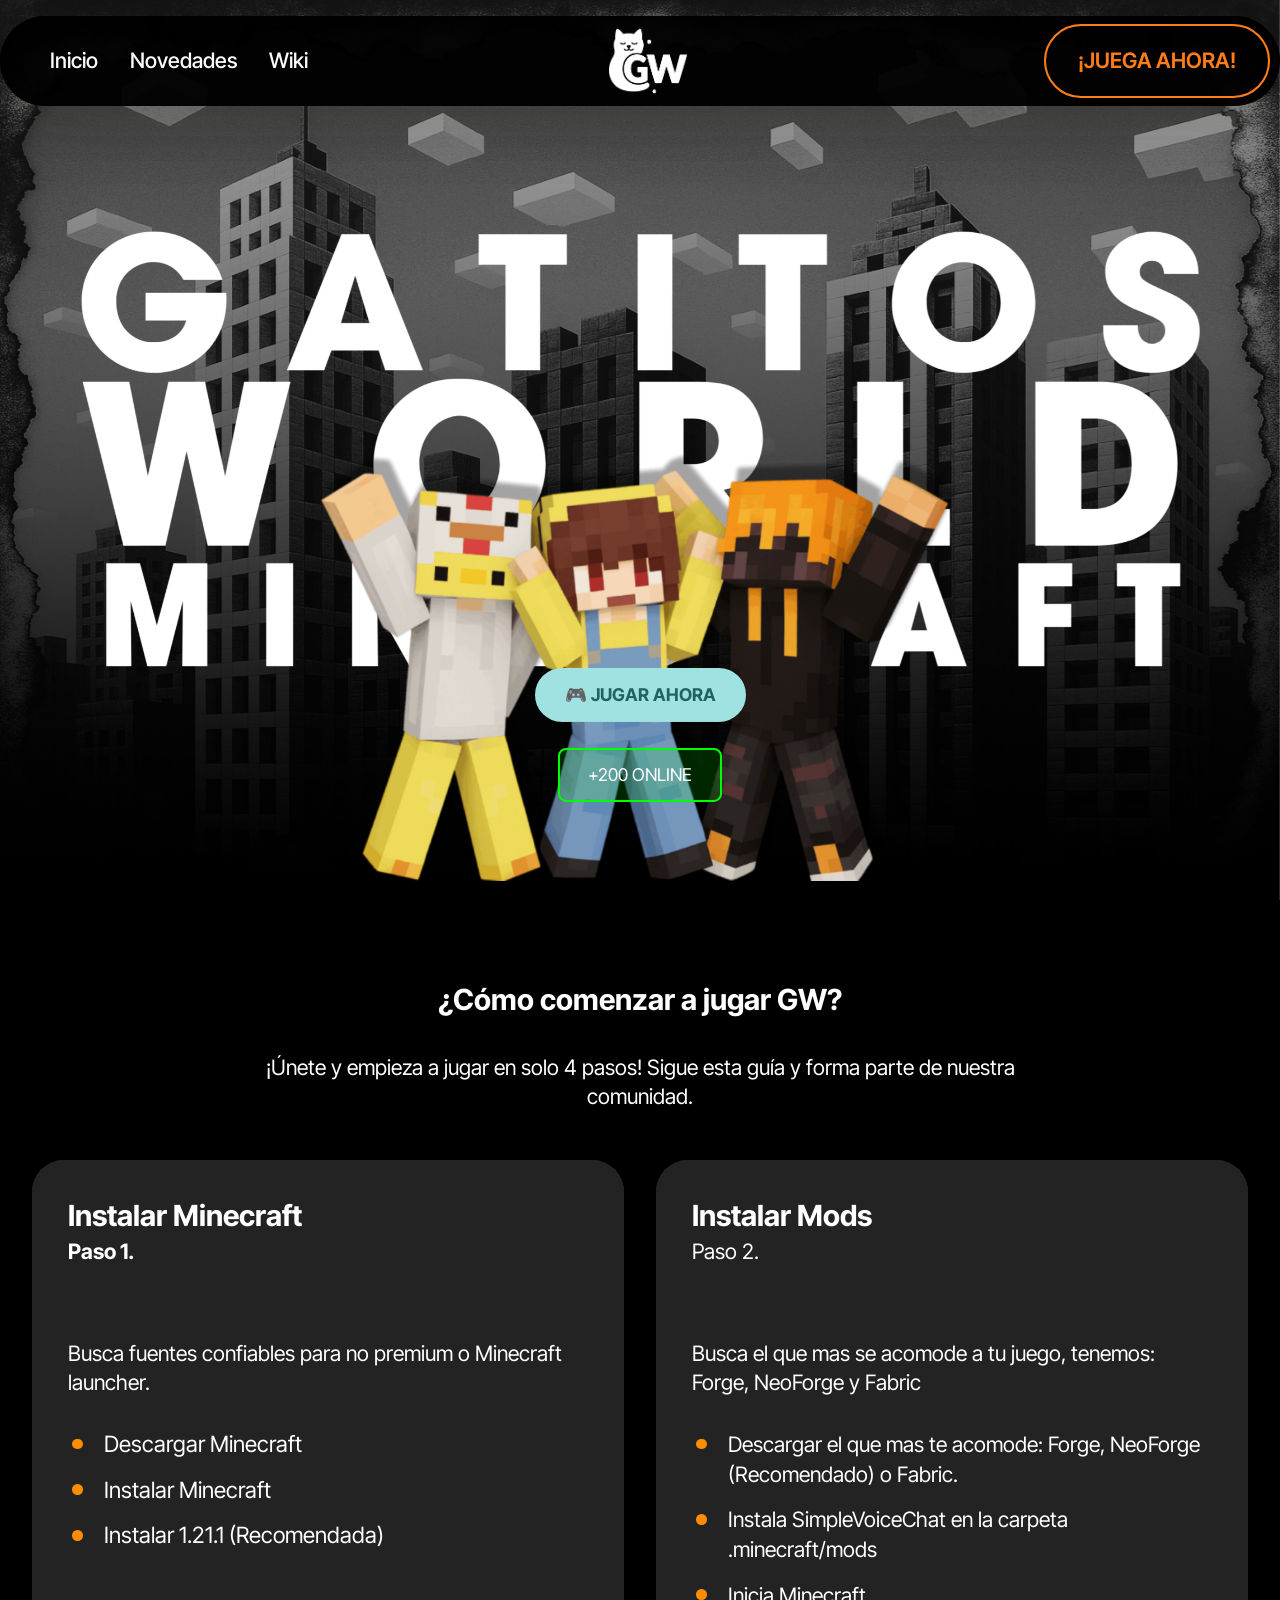
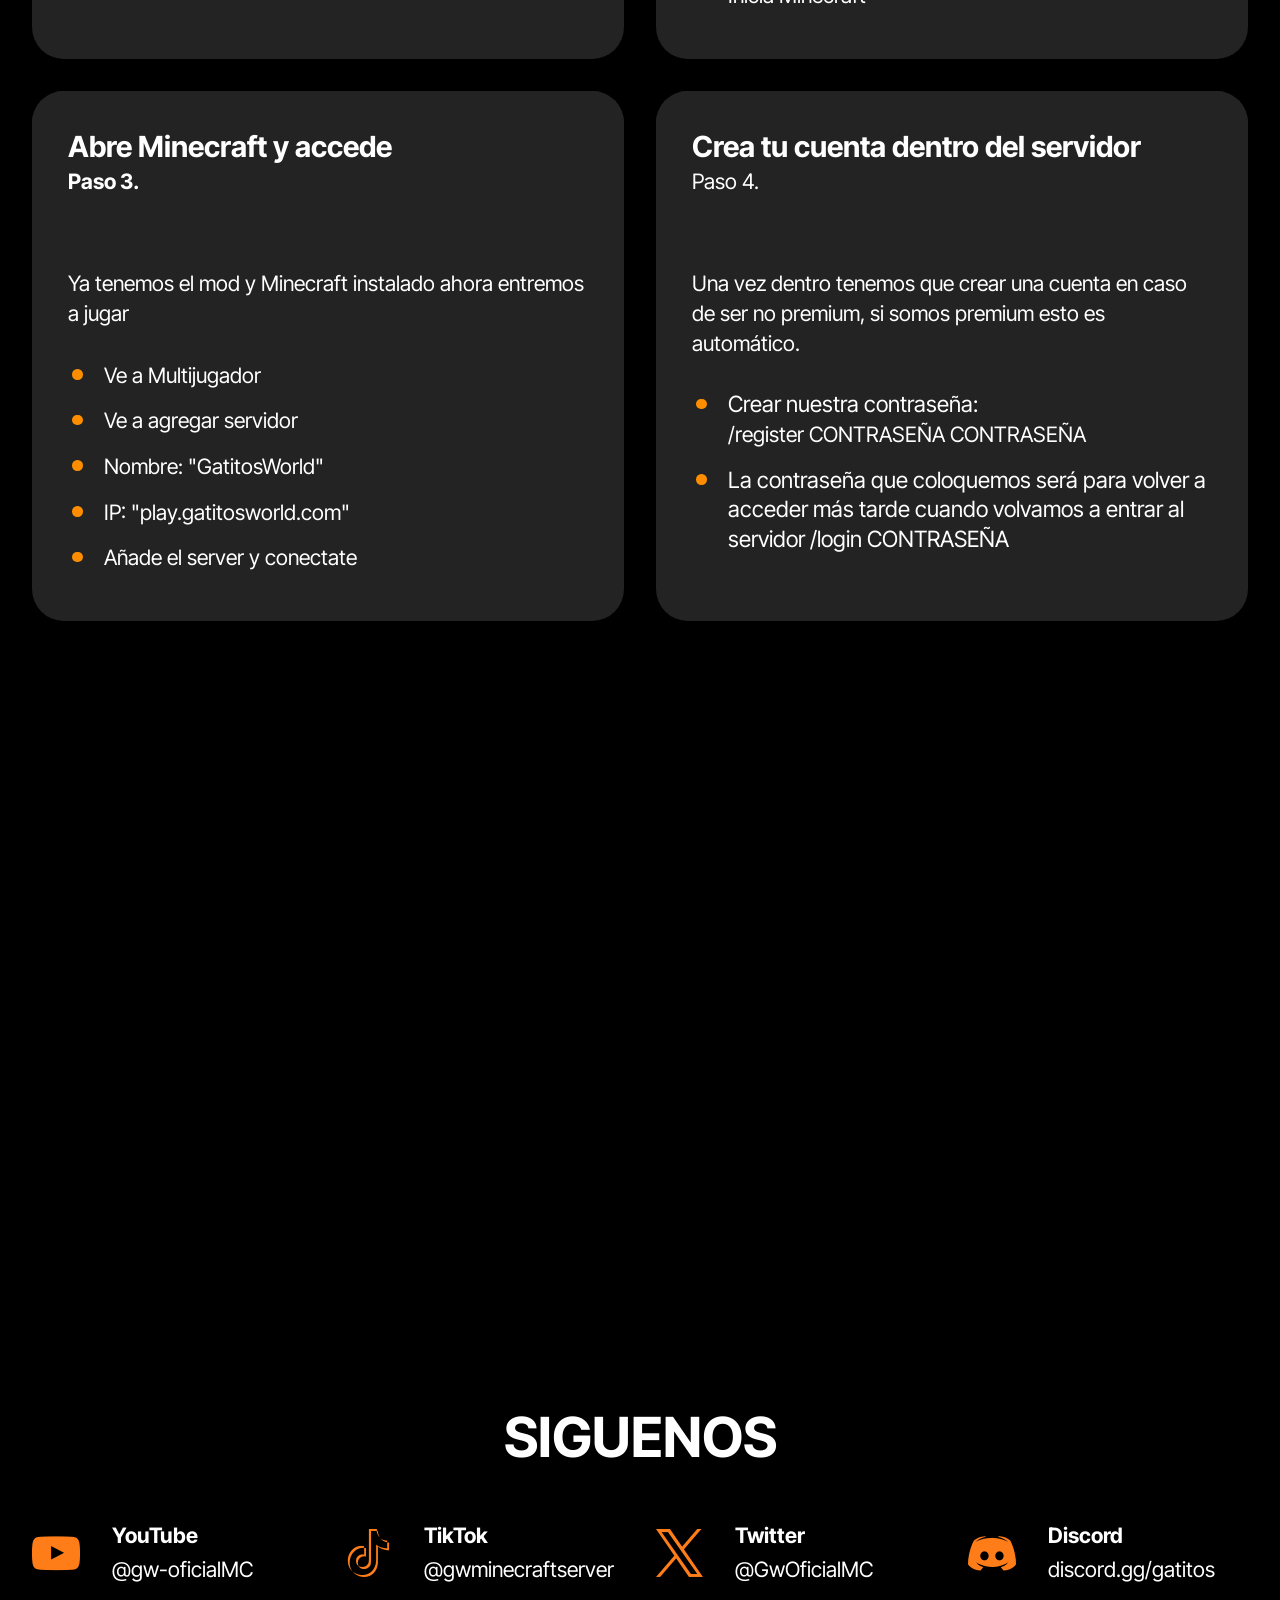
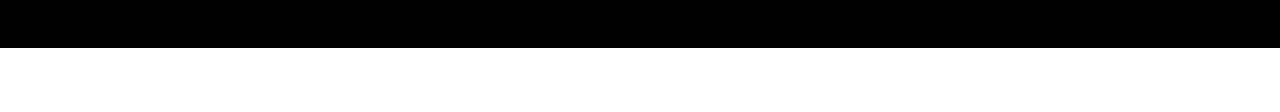
<file: index.html>
<!DOCTYPE html>
<html  >
<head>
  <!-- Site made with Mobirise Website Builder v6.0.6, https://mobirise.com -->
  <meta charset="UTF-8">
  <meta http-equiv="X-UA-Compatible" content="IE=edge">
  <meta name="generator" content="Mobirise v6.0.6, mobirise.com">
  <meta name="viewport" content="width=device-width, initial-scale=1, minimum-scale=1">
  <link rel="shortcut icon" href="assets/images/logo4-354x354.png" type="image/x-icon">
  <meta name="description" content="Servidor Oficial de Capitán Gato – ¡Diversión sin Límites!

🌍 Bienvenido a GatitosWorld, el mejor servidor de Minecraft en español con Roleplay, Destruye el Nexo, Parkour, ArcadeGames y Zombies. Únete a una comunidad activa, descubre mapas épicos y vive aventuras únicas junto a Capitán Gato y sus amigos.

🔥 Modos de Juego:
🎭 Roleplay – Crea tu historia en un mundo lleno de vida.
⚔ Destruye el Nexo – Trabaja en equipo para vencer a tus rivales.
🏃 Parkour – Supera desafiantes obstáculos y mejora tus habilidades.
🎮 ArcadeGames – Minijuegos rápidos y adictivos para diversión sin fin.
🧟 Zombie – Sobrevive a hordas de no muertos con tus amigos.

💡 IP: play.gatitosworld.com
🚀 Versión: 1.13.x - 1.21.x
📌 Soporte 24/7, eventos especiales y recompensas diarias.

¡Únete a GatitosWorld y conviértete en leyenda junto a Capitán Gato! 😻 #Minecraft #Roleplay #Minijuegos">
  
  
  <title>Servidor Oficial de Capitán Gato | GatitosWorld</title>
  <link rel="stylesheet" href="assets/web/assets/mobirise-icons2/mobirise2.css">
  <link rel="stylesheet" href="assets/bootstrap/css/bootstrap.min.css">
  <link rel="stylesheet" href="assets/bootstrap/css/bootstrap-grid.min.css">
  <link rel="stylesheet" href="assets/bootstrap/css/bootstrap-reboot.min.css">
  <link rel="stylesheet" href="assets/animatecss/animate.css">
  <link rel="stylesheet" href="assets/dropdown/css/style.css">
  <link rel="stylesheet" href="assets/socicon/css/styles.css">
  <link rel="stylesheet" href="assets/theme/css/style.css">
  <link rel="preload" href="https://fonts.googleapis.com/css?family=Inter+Tight:100,200,300,400,500,600,700,800,900,100i,200i,300i,400i,500i,600i,700i,800i,900i&display=swap" as="style" onload="this.onload=null;this.rel='stylesheet'">
  <noscript><link rel="stylesheet" href="https://fonts.googleapis.com/css?family=Inter+Tight:100,200,300,400,500,600,700,800,900,100i,200i,300i,400i,500i,600i,700i,800i,900i&display=swap"></noscript>
  <link rel="preload" as="style" href="assets/mobirise/css/mbr-additional.css?v=E82FT1"><link rel="stylesheet" href="assets/mobirise/css/mbr-additional.css?v=E82FT1" type="text/css">

  
  
  
</head>
<body>
  
  <section data-bs-version="5.1" class="menu menu3 cid-uPgVpcSYD4" once="menu" id="menu03-1y">
	

	<nav class="navbar navbar-dropdown navbar-fixed-top navbar-expand-lg">
		<div class="container">
			<div class="navbar-brand">
				<span class="navbar-logo">
					<a href="inicio.html">
						<img src="assets/images/logo4-354x354.png" alt="GW" style="height: 5rem;">
					</a>
				</span>
				
			</div>
			<button class="navbar-toggler" type="button" data-toggle="collapse" data-bs-toggle="collapse" data-target="#navbarSupportedContent" data-bs-target="#navbarSupportedContent" aria-controls="navbarNavAltMarkup" aria-expanded="false" aria-label="Toggle navigation">
				<div class="hamburger">
					<span></span>
					<span></span>
					<span></span>
					<span></span>
				</div>
			</button>
			<div class="collapse navbar-collapse" id="navbarSupportedContent">
				<ul class="navbar-nav nav-dropdown" data-app-modern-menu="true"><li class="nav-item">
						<a class="nav-link link text-white text-primary display-4" href="inicio.html">Inicio</a>
					</li>
					<li class="nav-item">
						<a class="nav-link link show text-white text-primary display-4" href="novedades.html" aria-expanded="false">Novedades</a>
					</li>
					<li class="nav-item">
						<a class="nav-link link text-white text-primary display-4" href="wiki.html">Wiki</a>
					</li></ul>
				
				<div class="navbar-buttons mbr-section-btn"><a class="btn btn-primary-outline display-4" href="https://discord.gg/gatitos" target="_blank">¡JUEGA AHORA!</a></div>
			</div>
		</div>
	</nav>
</section>

<section data-bs-version="5.1" class="menu menu3 cid-S2l3h1suuO" once="menu" id="menu03-2v">
	

	<nav class="navbar navbar-dropdown navbar-fixed-top navbar-expand-lg">
		<div class="container">
			<div class="navbar-brand">
				<span class="navbar-logo">
					<a href="inicio.html">
						<img src="assets/images/logo4-354x354.png" alt="GW" style="height: 5rem;">
					</a>
				</span>
				
			</div>
			<button class="navbar-toggler" type="button" data-toggle="collapse" data-bs-toggle="collapse" data-target="#navbarSupportedContent" data-bs-target="#navbarSupportedContent" aria-controls="navbarNavAltMarkup" aria-expanded="false" aria-label="Toggle navigation">
				<div class="hamburger">
					<span></span>
					<span></span>
					<span></span>
					<span></span>
				</div>
			</button>
			<div class="collapse navbar-collapse" id="navbarSupportedContent">
				<ul class="navbar-nav nav-dropdown" data-app-modern-menu="true"><li class="nav-item">
						<a class="nav-link link text-white text-primary display-4" href="inicio.html">Inicio</a>
					</li>
					<li class="nav-item">
						<a class="nav-link link show text-white text-primary display-4" href="novedades.html" aria-expanded="false">Novedades</a>
					</li>
					<li class="nav-item">
						<a class="nav-link link text-white text-primary display-4" href="wiki.html">Wiki</a>
					</li></ul>
				
				<div class="navbar-buttons mbr-section-btn"><a class="btn btn-primary-outline display-4" href="https://discord.gg/gatitos" target="_blank">¡JUEGA AHORA!</a></div>
			</div>
		</div>
	</nav>
</section>

<section class="header7 custom-gta cid-uPgwqY2zlp" data-bs-version="5.1" id="header07-1j">
  
  <!-- 🔳 CAPA 0 - FONDO BASE (IMAGEN EN HTML) -->
  <div class="layer layer-0">
    <img src="assets/images/ciudad-1536x1024.webp" alt="Fondo principal" class="background-img">
  </div>

  <!-- 🔳 CAPA 1 - PRIMER PERSONAJE -->
  <div class="layer layer-1">
    <img src="assets/images/gwm.webp" alt="Personaje Fondo">
  </div>

  <!-- 🔳 CAPA 2 - SEGUNDO PERSONAJE MÁS CERCA -->
  <div class="layer layer-2">
    <img src="assets/images/personajes2.webp" alt="Personaje Frente">
  </div>

  <!-- 🔳 CAPA 3 - TEXTO, BOTONES, ONLINE -->
  <div class="layer layer-3">
    <div class="container-fluid align-center">
      <div class="row justify-content-center">
        <div class="col-md-12 mb-5 content-head">
          
          <!-- 🎮 BOTÓN DE JUEGO -->
          <div class="mbr-section-btn mt-4">
            <a class="btn btn-warning play-btn" href="#">🎮 JUGAR AHORA</a>
          </div>

          <!-- 🟢 CONTADOR ONLINE -->
          <div class="online-counter mt-3">
            <div class="counter-box">
              <span>+200 ONLINE</span>
            </div> 
          </div>

        </div>
      </div>
    </div>
  </div>
</section>

<section data-bs-version="5.1" class="pricing03 cid-uPl93sHy8K" id="pricing03-2n">
  

  
  <div class="container">
    <div class="row justify-content-center">
      <div class="col-12 content-head">
        <div class="mbr-section-head mb-5">
          <h4 class="mbr-section-title mbr-fonts-style align-center mb-0 display-5">
            <strong>¿Cómo comenzar a jugar GW?</strong></h4>
          <h5 class="mbr-section-subtitle mbr-fonts-style align-center mt-4 mb-0 display-7">¡Únete y empieza a jugar en solo 4 pasos! Sigue esta guía y forma parte de nuestra comunidad.</h5>
        </div>
      </div>
    </div>
    <div class="row">
      <div class="item features-without-image col-12 col-md-6 col-lg-6 item-mb active">
        <div class="item-wrapper">
          <div class="item-head">
            <h5 class="item-title mbr-fonts-style mb-0 display-5">
              <strong>Instalar Minecraft</strong></h5>
            <h6 class="item-subtitle mbr-fonts-style mb-0 display-7"><strong>Paso 1.</strong></h6>
          </div>
          <div class="item-content">
            <p class="mbr-text mbr-fonts-style display-7">
              Busca fuentes confiables para no premium o Minecraft launcher.</p>
            <div class="mb-4">
            </div>
            <div class="counter-container mbr-text mbr-fonts-style display-7">
              <ul>
                <li><span style="font-size: 1.4rem;">Descargar Minecraft</span></li><li><span style="font-size: 1.4rem;">Instalar Minecraft</span></li><li><span style="font-size: 1.4rem;">Instalar 1.21.1 (Recomendada)</span><br></li>
              </ul>
            </div>
          </div>
          
        </div>
      </div>
      <div class="item features-without-image col-12 col-md-6 col-lg-6 item-mb">
        <div class="item-wrapper">
          <div class="item-head">
            <h5 class="item-title mbr-fonts-style mb-0 display-5"><strong>Instalar Mods</strong></h5>
            <h6 class="item-subtitle mbr-fonts-style mt-0 mb-0 display-7">Paso 2.</h6>
          </div>
          <div class="item-content">
            <p class="mbr-text mbr-fonts-style display-7">
              Busca el que mas se acomode a tu juego, tenemos: Forge, NeoForge y Fabric</p>
            <div class="mb-4"></div>
            <div class="counter-container mbr-text mbr-fonts-style display-7">
              <ul>
                <li>Descargar el que mas te acomode: Forge, NeoForge (Recomendado) o Fabric.
</li><li>Instala SimpleVoiceChat en la carpeta .minecraft/mods
</li><li>Inicia Minecraft</li>
              </ul>
            </div>
          </div>
          
        </div>
      </div>
      
    </div>
  </div>
</section>

<section data-bs-version="5.1" class="pricing03 cid-uPlhNb0bla" id="pricing03-2o">
  

  
  <div class="container">
    <div class="row justify-content-center">
      <div class="col-12 content-head">
        
      </div>
    </div>
    <div class="row">
      
      <div class="item features-without-image col-12 col-md-6 col-lg-6 item-mb active">
        <div class="item-wrapper">
          <div class="item-head">
            <h5 class="item-title mbr-fonts-style mb-0 display-5"><strong>Abre Minecraft y accede</strong></h5>
            <h6 class="item-subtitle mbr-fonts-style mt-0 mb-0 display-7"><strong>Paso 3.</strong></h6>
          </div>
          <div class="item-content">
            <p class="mbr-text mbr-fonts-style display-7">
              Ya tenemos el mod y Minecraft instalado ahora entremos a jugar</p>
            <div class="mb-4">
            </div>
            <div class="counter-container mbr-text mbr-fonts-style display-7">
              <ul>
                <li>Ve a Multijugador
</li><li>Ve a agregar servidor
</li><li>Nombre: "GatitosWorld"
</li><li>IP: "play.gatitosworld.com"
</li><li>Añade el server y conectate</li>
              </ul>
            </div>
          </div>
          
        </div>
      </div>
      <div class="item features-without-image col-12 col-md-6 col-lg-6 item-mb">
        <div class="item-wrapper">
          <div class="item-head">
            <h5 class="item-title mbr-fonts-style mb-0 display-5">
              <strong>Crea tu cuenta dentro del servidor</strong></h5>
            <h6 class="item-subtitle mbr-fonts-style mt-0 mb-0 display-7">
              Paso 4.</h6>
          </div>
          <div class="item-content">
            <p class="mbr-text mbr-fonts-style display-7">
              Una vez dentro tenemos que crear una cuenta en caso de ser no premium, si somos premium esto es automático.</p>
            <div class="mb-4"></div>
            <div class="counter-container mbr-text mbr-fonts-style display-7">
              <ul>
                <li><span style="font-size: 1.4rem;">Crear nuestra contraseña:<br></span>/register CONTRASEÑA CONTRASEÑA</li><li><span style="font-size: 1.4rem;">La contraseña que coloquemos será para volver a acceder más tarde cuando volvamos a entrar al servidor /login CONTRASEÑA</span></li>
              </ul>
            </div>
          </div>
          
        </div>
      </div>
    </div>
  </div>
</section>

<section data-bs-version="5.1" class="video04 cid-uPlj8yFKmO" id="video04-2p">
    
    
    <div class="container">
        
        <div class="row justify-content-center">
            <div class="col-12 col-md-12 video-block">
                <div class="video-wrapper"><iframe class="mbr-embedded-video" src="https://www.youtube.com/embed/x1Wx5URhP1w?rel=0&amp;amp;&amp;showinfo=0&amp;autoplay=0&amp;loop=1&amp;playlist=x1Wx5URhP1w" width="1280" height="720" frameborder="0" allowfullscreen></iframe></div>
                
            </div>
        </div>
    </div>
</section>

<section data-bs-version="5.1" class="social02 cid-uPhcv1Itds" id="social02-2g">
	

	
	
	<div class="container">
		<div class="row justify-content-center">
			<div class="col-12 content-head">
				<div class="mb-5">
					<h5 class="mbr-section-title mbr-fonts-style align-center mb-0 display-2">
						<strong>SIGUENOS</strong></h5>
					
				</div>
			</div>
		</div>
		<div class="row">
			
			
			
			<div class="item features-without-image col-12 col-md-6 col-lg-3 active">
				<div class="item-wrapper">
					<span class="mbr-iconfont m-auto socicon-youtube socicon"></span>
					<div class="card-box">
						<h4 class="card-title mbr-fonts-style mb-1 display-7">
							<strong>YouTube</strong>
						</h4>
						<h5 class="card-text mbr-fonts-style display-7">
							@gw-oficialMC</h5>
					</div>
				</div>
			</div>
			<div class="item features-without-image col-12 col-md-6 col-lg-3">
				<div class="item-wrapper">
					<span class="mbr-iconfont m-auto socicon-tiktok socicon"></span>
					<div class="card-box">
						<h4 class="card-title mbr-fonts-style mb-1 display-7">
							<strong>TikTok</strong></h4>
						<h5 class="card-text mbr-fonts-style display-7">@gwminecraftserver
						</h5>
					</div>
				</div>
			</div><div class="item features-without-image col-12 col-md-6 col-lg-3">
				<div class="item-wrapper">
					<span class="mbr-iconfont m-auto socicon-twitter socicon"></span>
					<div class="card-box">
						<h4 class="card-title mbr-fonts-style mb-1 display-7">
							<strong>Twitter</strong>
						</h4>
						<h5 class="card-text mbr-fonts-style display-7">
							@GwOficialMC</h5>
					</div>
				</div>
			</div><div class="item features-without-image col-12 col-md-6 col-lg-3">
				<div class="item-wrapper">
					<span class="mbr-iconfont m-auto socicon-discord socicon"></span>
					<div class="card-box">
						<h4 class="card-title mbr-fonts-style mb-1 display-7"><strong>Discord</strong></h4>
						<h5 class="card-text mbr-fonts-style display-7">discord.gg/gatitos<br></h5>
					</div>
				</div>
			</div>
			
		</div>
	</div>
</section><section class="display-7" style="padding: 0;align-items: center;justify-content: center;flex-wrap: wrap;    align-content: center;display: flex;position: relative;height: 4rem;"><a href="https://mobiri.se/4066391" style="flex: 1 1;height: 4rem;position: absolute;width: 100%;z-index: 1;"><img alt="" style="height: 4rem;" src="[data-uri]"></a><p style="margin: 0;text-align: center;" class="display-7">&#8204;</p><a style="z-index:1" href="https://mobirise.com/drag-drop-website-builder.html">Drag and Drop Website Builder</a></section><script src="assets/bootstrap/js/bootstrap.bundle.min.js"></script>  <script src="assets/smoothscroll/smooth-scroll.js"></script>  <script src="assets/ytplayer/index.js"></script>  <script src="assets/dropdown/js/navbar-dropdown.js"></script>  <script src="assets/theme/js/script.js"></script>  
  
  
  <input name="animation" type="hidden">
  </body>
</html>
</file>
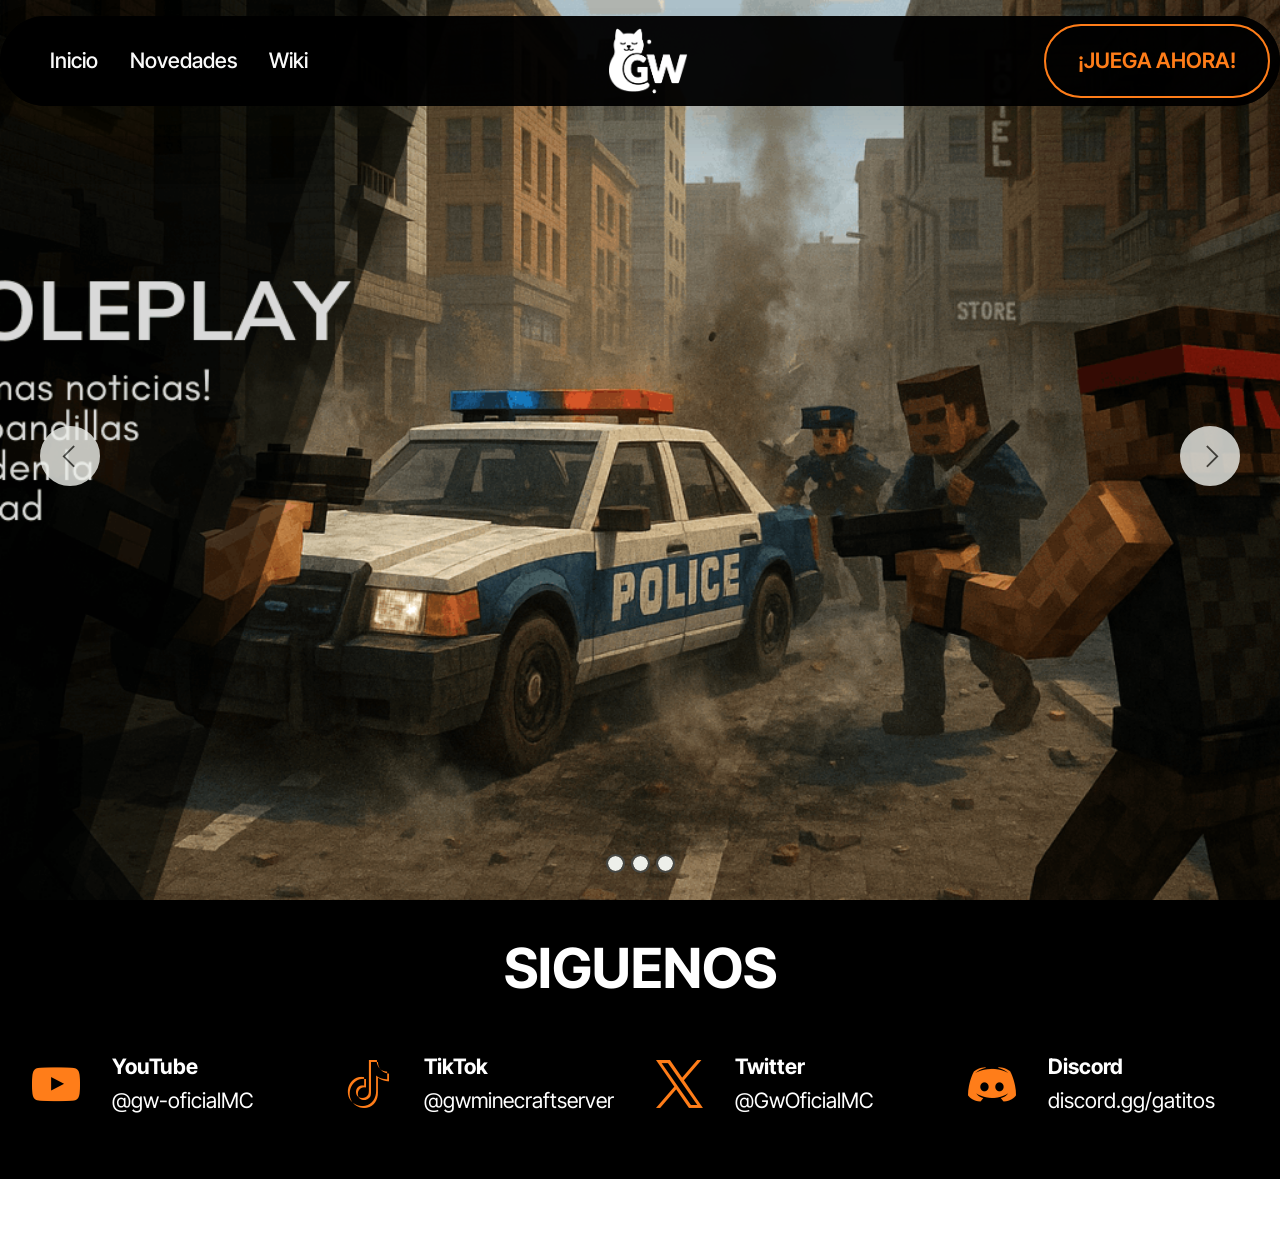
<file: novedades.html>
<!DOCTYPE html>
<html  >
<head>
  <!-- Site made with Mobirise Website Builder v6.0.6, https://mobirise.com -->
  <meta charset="UTF-8">
  <meta http-equiv="X-UA-Compatible" content="IE=edge">
  <meta name="generator" content="Mobirise v6.0.6, mobirise.com">
  <meta name="viewport" content="width=device-width, initial-scale=1, minimum-scale=1">
  <link rel="shortcut icon" href="assets/images/logo4-354x354.png" type="image/x-icon">
  <meta name="description" content="¡No te pierdas nada en el Servidor Oficial de Capitán Gato! En esta sección encontrarás las últimas noticias, actualizaciones, eventos especiales y sorteos de GatitosWorld. Descubre nuevos mapas, características exclusivas y todo lo que viene para el servidor de Minecraft con Roleplay, Destruye el Nexo, Parkour, ArcadeGames y Zombies.

🔔 ¿Qué hay de nuevo?
✨ Actualizaciones recientes: Nuevos modos de juego, parches y mejoras.
🎉 Eventos exclusivos: Torneos, fiestas temáticas y recompensas limitadas.
📅 Calendario de actividades: Fechas importantes para no perderte nada.
🆕 Lanzamientos futuros: ¡Te contamos qué se viene en próximas versiones!

📌 IP: play.gatitosworld.com | Versión compatible: 1.13.x - 1.21.x

💬 ¡Sé parte de la comunidad! Síguenos en redes sociales y únete a nuestro Discord para no perderte ninguna novedad. GatitosWorld crece gracias a ti. 😺">
  
  
  <title>Novedades y Noticias | GatitosWorld</title>
  <link rel="stylesheet" href="assets/web/assets/mobirise-icons2/mobirise2.css">
  <link rel="stylesheet" href="assets/bootstrap/css/bootstrap.min.css">
  <link rel="stylesheet" href="assets/bootstrap/css/bootstrap-grid.min.css">
  <link rel="stylesheet" href="assets/bootstrap/css/bootstrap-reboot.min.css">
  <link rel="stylesheet" href="assets/animatecss/animate.css">
  <link rel="stylesheet" href="assets/dropdown/css/style.css">
  <link rel="stylesheet" href="assets/socicon/css/styles.css">
  <link rel="stylesheet" href="assets/theme/css/style.css">
  <link rel="preload" href="https://fonts.googleapis.com/css?family=Inter+Tight:100,200,300,400,500,600,700,800,900,100i,200i,300i,400i,500i,600i,700i,800i,900i&display=swap" as="style" onload="this.onload=null;this.rel='stylesheet'">
  <noscript><link rel="stylesheet" href="https://fonts.googleapis.com/css?family=Inter+Tight:100,200,300,400,500,600,700,800,900,100i,200i,300i,400i,500i,600i,700i,800i,900i&display=swap"></noscript>
  <link rel="preload" as="style" href="assets/mobirise/css/mbr-additional.css?v=sZlgee"><link rel="stylesheet" href="assets/mobirise/css/mbr-additional.css?v=sZlgee" type="text/css">

  
  
  
</head>
<body>
  
  <section data-bs-version="5.1" class="menu menu3 cid-uPgVpcSYD4" once="menu" id="menu03-1y">
	

	<nav class="navbar navbar-dropdown navbar-fixed-top navbar-expand-lg">
		<div class="container">
			<div class="navbar-brand">
				<span class="navbar-logo">
					<a href="inicio.html">
						<img src="assets/images/logo4-354x354.png" alt="GW" style="height: 5rem;">
					</a>
				</span>
				
			</div>
			<button class="navbar-toggler" type="button" data-toggle="collapse" data-bs-toggle="collapse" data-target="#navbarSupportedContent" data-bs-target="#navbarSupportedContent" aria-controls="navbarNavAltMarkup" aria-expanded="false" aria-label="Toggle navigation">
				<div class="hamburger">
					<span></span>
					<span></span>
					<span></span>
					<span></span>
				</div>
			</button>
			<div class="collapse navbar-collapse" id="navbarSupportedContent">
				<ul class="navbar-nav nav-dropdown" data-app-modern-menu="true"><li class="nav-item">
						<a class="nav-link link text-white text-primary display-4" href="inicio.html">Inicio</a>
					</li>
					<li class="nav-item">
						<a class="nav-link link show text-white text-primary display-4" href="novedades.html" aria-expanded="false">Novedades</a>
					</li>
					<li class="nav-item">
						<a class="nav-link link text-white text-primary display-4" href="wiki.html">Wiki</a>
					</li></ul>
				
				<div class="navbar-buttons mbr-section-btn"><a class="btn btn-primary-outline display-4" href="https://discord.gg/gatitos" target="_blank">¡JUEGA AHORA!</a></div>
			</div>
		</div>
	</nav>
</section>

<section data-bs-version="5.1" class="menu menu3 cid-S2l3h1suuO" once="menu" id="menu03-2v">
	

	<nav class="navbar navbar-dropdown navbar-fixed-top navbar-expand-lg">
		<div class="container">
			<div class="navbar-brand">
				<span class="navbar-logo">
					<a href="inicio.html">
						<img src="assets/images/logo4-354x354.png" alt="GW" style="height: 5rem;">
					</a>
				</span>
				
			</div>
			<button class="navbar-toggler" type="button" data-toggle="collapse" data-bs-toggle="collapse" data-target="#navbarSupportedContent" data-bs-target="#navbarSupportedContent" aria-controls="navbarNavAltMarkup" aria-expanded="false" aria-label="Toggle navigation">
				<div class="hamburger">
					<span></span>
					<span></span>
					<span></span>
					<span></span>
				</div>
			</button>
			<div class="collapse navbar-collapse" id="navbarSupportedContent">
				<ul class="navbar-nav nav-dropdown" data-app-modern-menu="true"><li class="nav-item">
						<a class="nav-link link text-white text-primary display-4" href="inicio.html">Inicio</a>
					</li>
					<li class="nav-item">
						<a class="nav-link link show text-white text-primary display-4" href="novedades.html" aria-expanded="false">Novedades</a>
					</li>
					<li class="nav-item">
						<a class="nav-link link text-white text-primary display-4" href="wiki.html">Wiki</a>
					</li></ul>
				
				<div class="navbar-buttons mbr-section-btn"><a class="btn btn-primary-outline display-4" href="https://discord.gg/gatitos" target="_blank">¡JUEGA AHORA!</a></div>
			</div>
		</div>
	</nav>
</section>

<section data-bs-version="5.1" class="slider3 cid-uPlkrXmaIK mbr-fullscreen" id="slider03-2q">
    
    <div class="carousel slide carousel-fade" id="uS7LHvFmfE" data-ride="carousel" data-bs-ride="carousel" data-interval="5000" data-bs-interval="5000">
        <ol class="carousel-indicators">
            <li data-slide-to="0" data-bs-slide-to="0" class="active" data-target="#uS7LHvFmfE" data-bs-target="#uS7LHvFmfE"></li>
            <li data-slide-to="1" data-bs-slide-to="1" data-target="#uS7LHvFmfE" data-bs-target="#uS7LHvFmfE"></li><li data-slide-to="2" data-bs-slide-to="2" data-target="#uS7LHvFmfE" data-bs-target="#uS7LHvFmfE"></li>
            
        </ol>
        <div class="carousel-inner">
            
            <div class="carousel-item slider-image item active">
                <div class="item-wrapper">
                    <img class="d-block w-100" src="assets/images/roleplay-3-1280x720.webp" alt="GW" data-slide-to="3" data-bs-slide-to="3">
                    
                    
                </div>
            </div><div class="carousel-item slider-image item">
                <div class="item-wrapper">
                    <img class="d-block w-100" src="assets/images/parkour-1-1280x720.webp" alt="GW" data-slide-to="0" data-bs-slide-to="0">
                    
                    
                </div>
            </div>
            <div class="carousel-item slider-image item">
                <div class="item-wrapper">
                    <img class="d-block w-100" src="assets/images/nexo-1280x720.webp" alt="GW" data-slide-to="1" data-bs-slide-to="1">
                    
                    
                </div>
            </div>
        </div>
        <a class="carousel-control carousel-control-prev" role="button" data-slide="prev" data-bs-slide="prev" href="#uS7LHvFmfE">
            <span class="mobi-mbri mobi-mbri-arrow-prev" aria-hidden="true"></span>
            <span class="sr-only visually-hidden">Previous</span>
        </a>
        <a class="carousel-control carousel-control-next" role="button" data-slide="next" data-bs-slide="next" href="#uS7LHvFmfE">
            <span class="mobi-mbri mobi-mbri-arrow-next" aria-hidden="true"></span>
            <span class="sr-only visually-hidden">Next</span>
        </a>
    </div>
</section>

<section data-bs-version="5.1" class="social02 cid-uPhd3uTp1w" id="social02-2i">
	

	
	
	<div class="container">
		<div class="row justify-content-center">
			<div class="col-12 content-head">
				<div class="mb-5">
					<h5 class="mbr-section-title mbr-fonts-style align-center mb-0 display-2">
						<strong>SIGUENOS</strong></h5>
					
				</div>
			</div>
		</div>
		<div class="row">
			
			
			
			<div class="item features-without-image col-12 col-md-6 col-lg-3 active">
				<div class="item-wrapper">
					<span class="mbr-iconfont m-auto socicon-youtube socicon"></span>
					<div class="card-box">
						<h4 class="card-title mbr-fonts-style mb-1 display-7">
							<strong>YouTube</strong>
						</h4>
						<h5 class="card-text mbr-fonts-style display-7">
							@gw-oficialMC</h5>
					</div>
				</div>
			</div>
			<div class="item features-without-image col-12 col-md-6 col-lg-3">
				<div class="item-wrapper">
					<span class="mbr-iconfont m-auto socicon-tiktok socicon"></span>
					<div class="card-box">
						<h4 class="card-title mbr-fonts-style mb-1 display-7">
							<strong>TikTok</strong></h4>
						<h5 class="card-text mbr-fonts-style display-7">@gwminecraftserver
						</h5>
					</div>
				</div>
			</div><div class="item features-without-image col-12 col-md-6 col-lg-3">
				<div class="item-wrapper">
					<span class="mbr-iconfont m-auto socicon-twitter socicon"></span>
					<div class="card-box">
						<h4 class="card-title mbr-fonts-style mb-1 display-7">
							<strong>Twitter</strong>
						</h4>
						<h5 class="card-text mbr-fonts-style display-7">
							@GwOficialMC</h5>
					</div>
				</div>
			</div><div class="item features-without-image col-12 col-md-6 col-lg-3">
				<div class="item-wrapper">
					<span class="mbr-iconfont m-auto socicon-discord socicon"></span>
					<div class="card-box">
						<h4 class="card-title mbr-fonts-style mb-1 display-7"><strong>Discord</strong></h4>
						<h5 class="card-text mbr-fonts-style display-7">discord.gg/gatitos<br></h5>
					</div>
				</div>
			</div>
			
		</div>
	</div>
</section><section class="display-7" style="padding: 0;align-items: center;justify-content: center;flex-wrap: wrap;    align-content: center;display: flex;position: relative;height: 4rem;"><a href="https://mobiri.se/4066391" style="flex: 1 1;height: 4rem;position: absolute;width: 100%;z-index: 1;"><img alt="" style="height: 4rem;" src="[data-uri]"></a><p style="margin: 0;text-align: center;" class="display-7">&#8204;</p><a style="z-index:1" href="https://mobirise.com/drag-drop-website-builder.html">Drag and Drop Website Builder</a></section><script src="assets/bootstrap/js/bootstrap.bundle.min.js"></script>  <script src="assets/smoothscroll/smooth-scroll.js"></script>  <script src="assets/ytplayer/index.js"></script>  <script src="assets/dropdown/js/navbar-dropdown.js"></script>  <script src="assets/theme/js/script.js"></script>  
  
  
  <input name="animation" type="hidden">
  </body>
</html>
</file>
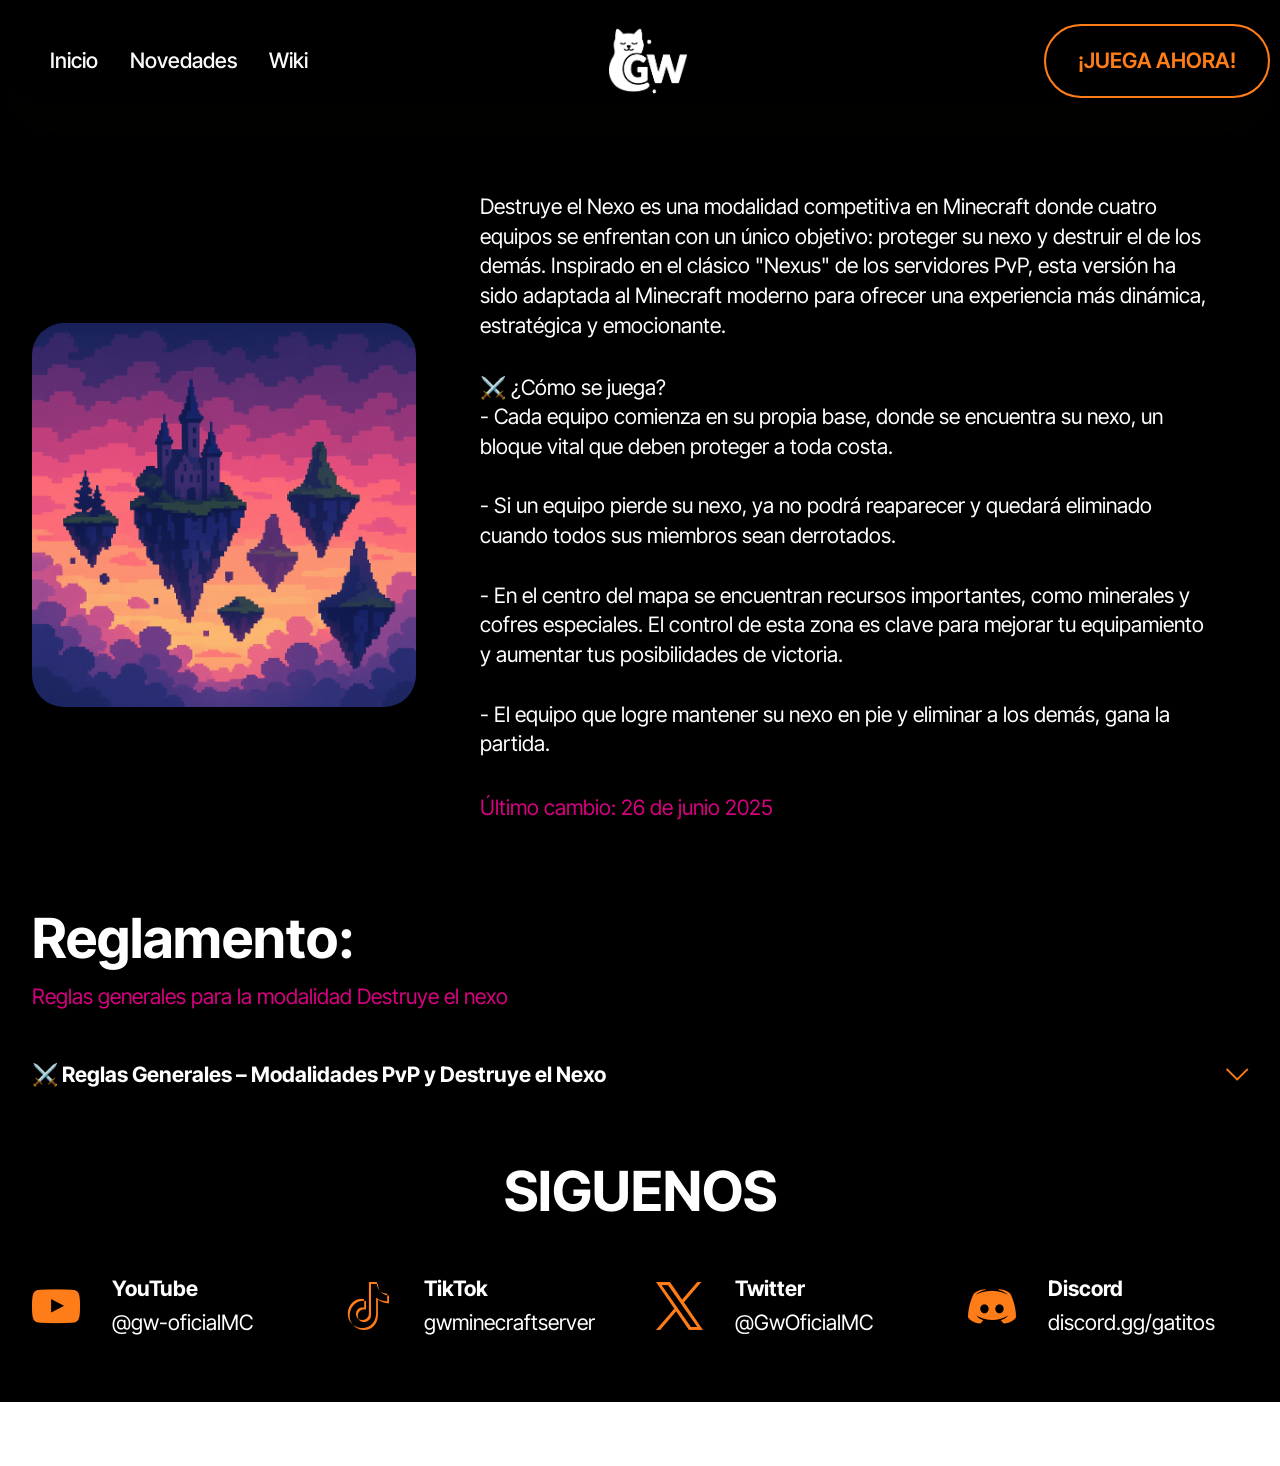
<file: wiki-nexo.html>
<!DOCTYPE html>
<html  >
<head>
  <!-- Site made with Mobirise Website Builder v6.0.6, https://mobirise.com -->
  <meta charset="UTF-8">
  <meta http-equiv="X-UA-Compatible" content="IE=edge">
  <meta name="generator" content="Mobirise v6.0.6, mobirise.com">
  <meta name="viewport" content="width=device-width, initial-scale=1, minimum-scale=1">
  <link rel="shortcut icon" href="assets/images/logo4-354x354.png" type="image/x-icon">
  <meta name="description" content="¡Demuestra tu estrategia en Destruye el Nexo, el emocionante PvP por equipos de GatitosWorld! Protege tu nexo, coordina ataques y domina el campo de batalla junto a Capitán Gato.

🔥 ¿Cómo jugar?
Equipos: Forma alianzas y elige tu clase (arquero, tanque, sanador).
Objetivo: Destruye el nexo enemigo antes de que acaben con el tuyo.
Power-ups: Consigue mejoras temporales en el mapa.
Ranked: Sube en el top de victorias y gana recompensas.

📌 Detalles clave:
📍 IP: play.gatitosworld.com
🕹️ Versión compatible: 1.13.x - 1.21.x
🎁 Eventos semanales con premios exclusivos.

💡 Tips para ganar: Usa tácticas de equipo, controla los puntos estratégicos y aprovecha los power-ups. ¡Conviértete en el héroe de GatitosWorld!">
  
  
  <title>Destruye el nexo | GatitosWorld</title>
  <link rel="stylesheet" href="assets/web/assets/mobirise-icons2/mobirise2.css">
  <link rel="stylesheet" href="assets/web/assets/mobirise-icons/mobirise-icons.css">
  <link rel="stylesheet" href="assets/bootstrap/css/bootstrap.min.css">
  <link rel="stylesheet" href="assets/bootstrap/css/bootstrap-grid.min.css">
  <link rel="stylesheet" href="assets/bootstrap/css/bootstrap-reboot.min.css">
  <link rel="stylesheet" href="assets/animatecss/animate.css">
  <link rel="stylesheet" href="assets/dropdown/css/style.css">
  <link rel="stylesheet" href="assets/socicon/css/styles.css">
  <link rel="stylesheet" href="assets/theme/css/style.css">
  <link rel="preload" href="https://fonts.googleapis.com/css?family=Inter+Tight:100,200,300,400,500,600,700,800,900,100i,200i,300i,400i,500i,600i,700i,800i,900i&display=swap" as="style" onload="this.onload=null;this.rel='stylesheet'">
  <noscript><link rel="stylesheet" href="https://fonts.googleapis.com/css?family=Inter+Tight:100,200,300,400,500,600,700,800,900,100i,200i,300i,400i,500i,600i,700i,800i,900i&display=swap"></noscript>
  <link rel="preload" as="style" href="assets/mobirise/css/mbr-additional.css?v=zvxEZV"><link rel="stylesheet" href="assets/mobirise/css/mbr-additional.css?v=zvxEZV" type="text/css">

  
  
  
</head>
<body>
  
  <section data-bs-version="5.1" class="menu menu3 cid-uPh5nXZJl4" once="menu" id="menu03-2b">
	

	<nav class="navbar navbar-dropdown navbar-fixed-top navbar-expand-lg">
		<div class="container">
			<div class="navbar-brand">
				<span class="navbar-logo">
					<a href="inicio.html">
						<img src="assets/images/logo4-354x354.png" alt="GW" style="height: 5rem;">
					</a>
				</span>
				
			</div>
			<button class="navbar-toggler" type="button" data-toggle="collapse" data-bs-toggle="collapse" data-target="#navbarSupportedContent" data-bs-target="#navbarSupportedContent" aria-controls="navbarNavAltMarkup" aria-expanded="false" aria-label="Toggle navigation">
				<div class="hamburger">
					<span></span>
					<span></span>
					<span></span>
					<span></span>
				</div>
			</button>
			<div class="collapse navbar-collapse" id="navbarSupportedContent">
				<ul class="navbar-nav nav-dropdown" data-app-modern-menu="true"><li class="nav-item">
						<a class="nav-link link text-white text-primary display-4" href="inicio.html">Inicio</a>
					</li>
					<li class="nav-item">
						<a class="nav-link link show text-white text-primary display-4" href="novedades.html" aria-expanded="false">Novedades</a>
					</li>
					<li class="nav-item">
						<a class="nav-link link text-white text-primary display-4" href="wiki.html">Wiki</a>
					</li></ul>
				
				<div class="navbar-buttons mbr-section-btn"><a class="btn btn-primary-outline display-4" href="https://discord.gg/gatitos" target="_blank">¡JUEGA AHORA!</a></div>
			</div>
		</div>
	</nav>
</section>

<section data-bs-version="5.1" class="menu menu3 cid-S2l3h1suuO" once="menu" id="menu03-2v">
	

	<nav class="navbar navbar-dropdown navbar-fixed-top navbar-expand-lg">
		<div class="container">
			<div class="navbar-brand">
				<span class="navbar-logo">
					<a href="inicio.html">
						<img src="assets/images/logo4-354x354.png" alt="GW" style="height: 5rem;">
					</a>
				</span>
				
			</div>
			<button class="navbar-toggler" type="button" data-toggle="collapse" data-bs-toggle="collapse" data-target="#navbarSupportedContent" data-bs-target="#navbarSupportedContent" aria-controls="navbarNavAltMarkup" aria-expanded="false" aria-label="Toggle navigation">
				<div class="hamburger">
					<span></span>
					<span></span>
					<span></span>
					<span></span>
				</div>
			</button>
			<div class="collapse navbar-collapse" id="navbarSupportedContent">
				<ul class="navbar-nav nav-dropdown" data-app-modern-menu="true"><li class="nav-item">
						<a class="nav-link link text-white text-primary display-4" href="inicio.html">Inicio</a>
					</li>
					<li class="nav-item">
						<a class="nav-link link show text-white text-primary display-4" href="novedades.html" aria-expanded="false">Novedades</a>
					</li>
					<li class="nav-item">
						<a class="nav-link link text-white text-primary display-4" href="wiki.html">Wiki</a>
					</li></ul>
				
				<div class="navbar-buttons mbr-section-btn"><a class="btn btn-primary-outline display-4" href="https://discord.gg/gatitos" target="_blank">¡JUEGA AHORA!</a></div>
			</div>
		</div>
	</nav>
</section>

<section data-bs-version="5.1" class="testimonials1 cid-uPh5nVn22S" id="testimonials1-27">
    

    
    
    <div class="container">
        
        <div class="row align-items-center">
            <div class="col-12 col-md-4">
                <div class="image-wrapper">
                    <a href="wiki-nexo.html#content16-28"><img src="assets/images/fondo2-816x816.webp" alt="GatitosWorld Minecraft"></a>
                </div>
            </div>
            <div class="col-12 col-md">
                <div class="text-wrapper">
                    <p class="mbr-text mbr-fonts-style mb-4 display-7">Destruye el Nexo es una modalidad competitiva en Minecraft donde cuatro equipos se enfrentan con un único objetivo: proteger su nexo y destruir el de los demás. Inspirado en el clásico "Nexus" de los servidores PvP, esta versión ha sido adaptada al Minecraft moderno para ofrecer una experiencia más dinámica, estratégica y emocionante.<br></p>
                    <p class="name mbr-fonts-style mb-1 display-4">⚔️ ¿Cómo se juega?
<br>- Cada equipo comienza en su propia base, donde se encuentra su nexo, un bloque vital que deben proteger a toda costa.
<br>
<br>- Si un equipo pierde su nexo, ya no podrá reaparecer y quedará eliminado cuando todos sus miembros sean derrotados.
<br>
<br>- En el centro del mapa se encuentran recursos importantes, como minerales y cofres especiales. El control de esta zona es clave para mejorar tu equipamiento y aumentar tus posibilidades de victoria.
<br>
<br>- El equipo que logre mantener su nexo en pie y eliminar a los demás, gana la partida.<br><br></p>
                    <p class="position mbr-fonts-style display-4">Último cambio: 26 de junio 2025</p>
                </div>
            </div>
        </div>
    </div>
</section>

<section data-bs-version="5.1" class="content16 cid-uPh5nWbcTq" id="content16-28">

    

    
    
    <div class="container">
        <div class="row justify-content-center">
            <div class="col-12 col-md-12">
                <div class="mbr-section-head align-center mb-4">
                    <h3 class="mbr-section-title mb-0 mbr-fonts-style display-2"><strong>Reglamento:</strong></h3>
                    <h4 class="mbr-section-subtitle mb-0 mt-2 mbr-fonts-style display-7">Reglas generales para la modalidad Destruye el nexo</h4>
                </div>
                <div id="bootstrap-accordion_24" class="panel-group accordionStyles accordion" role="tablist" aria-multiselectable="true">
                    <div class="card mb-3">
                        <div class="card-header" role="tab" id="headingOne">
                            <a role="button" class="panel-title collapsed" data-toggle="collapse" data-bs-toggle="collapse" data-core="" href="#collapse1_24" aria-expanded="false" aria-controls="collapse1">
                                <h6 class="panel-title-edit mbr-fonts-style mb-0 display-7"><strong>⚔️ Reglas Generales – Modalidades PvP y Destruye el Nexo</strong></h6>
                                <span class="sign mbr-iconfont mbri-arrow-down"></span>
                            </a>
                        </div>
                        <div id="collapse1_24" class="panel-collapse noScroll collapse" role="tabpanel" aria-labelledby="headingOne" data-parent="#accordion" data-bs-parent="#bootstrap-accordion_24">
                            <div class="panel-body">
                                <p class="mbr-fonts-style panel-text display-4">1. 🚫 Prohibido el uso de trampas o ventajas externas
<br>No se permite el uso de hacks, cheats, autoclickers, macros, mods de combate o cualquier herramienta que te dé ventaja injusta en el combate. Queremos que la habilidad real sea lo que defina cada enfrentamiento.
<br>
<br>2. ❌ Prohibido abusar de bugs o glitches
<br>Explotar errores del servidor o del mapa (por ejemplo, atravesar bloques, dañar el nexo sin acceso legítimo o evadir combate de forma antinatural) está totalmente prohibido. Si encuentras un fallo, repórtalo al staff.
<br>
<br>3. 🛡️ Respeta las mecánicas del juego
<br>No bloquees zonas esenciales del mapa, no encierres a otros jugadores de forma abusiva, y no realices acciones que arruinen la experiencia de juego de los demás. El juego debe ser competitivo, pero justo.
<br>
<br>4. 🗣️ Comportamiento respetuoso
<br>Insultos, provocaciones, toxicidad, racismo o cualquier tipo de lenguaje ofensivo están prohibidos, tanto en el chat público como privado. Ganar o perder forma parte del juego: lo importante es mantener una comunidad sana.
<br>
<br>5. 🧱 Construcción justa y sin obstrucciones abusivas a tu propio equipo
<br>En modos como Destruye el Nexo, está permitido construir defensas, pero no se debe obstruir de forma antideportiva el acceso a nexos, spawns, granjas, etc. De tu propio equipo con el fin de molestar.
<br>
<br>6. 🤝 Juego en equipo
<br>Trabajar en equipo es parte del objetivo de estas modalidades. Evita sabotear a tu propio equipo, robar recursos esenciales o actuar de forma intencionalmente perjudicial para tu grupo.
<br>
<br>7. 📢 Reporta, no discutas
<br>Si ves a alguien incumpliendo las reglas, repórtalo directamente al staff. No discutas ni intentes hacer justicia por tu cuenta en el chat. Usa los medios oficiales.
<br>
<br>8. 📌 Respeta las decisiones del staff
<br>El equipo de administración está para garantizar una buena experiencia. Si tienes dudas o reclamos, exprésalos de forma respetuosa. Las decisiones del staff se basan en pruebas y en lo que sea mejor para la comunidad.
<br>
<br>El incumplimiento de estas normas puede resultar en sanciones temporales o permanentes, según la gravedad del caso.<br>Gracias por ser parte de esta comunidad y por jugar con respeto. ¡La verdadera victoria está en competir con honor!</p>
                            </div>
                        </div>
                    </div>
                    
                    
                    
                    
                    
                </div>
            </div>
        </div>
    </div>
</section>

<section data-bs-version="5.1" class="social02 cid-uPh5nXD7RS" id="social02-2a">
	

	
	
	<div class="container">
		<div class="row justify-content-center">
			<div class="col-12 content-head">
				<div class="mb-5">
					<h5 class="mbr-section-title mbr-fonts-style align-center mb-0 display-2">
						<strong>SIGUENOS</strong></h5>
					
				</div>
			</div>
		</div>
		<div class="row">
			
			
			
			<div class="item features-without-image col-12 col-md-6 col-lg-3 active">
				<div class="item-wrapper">
					<span class="mbr-iconfont m-auto socicon-youtube socicon"></span>
					<div class="card-box">
						<h4 class="card-title mbr-fonts-style mb-1 display-7">
							<strong>YouTube</strong>
						</h4>
						<h5 class="card-text mbr-fonts-style display-7">
							@gw-oficialMC</h5>
					</div>
				</div>
			</div>
			<div class="item features-without-image col-12 col-md-6 col-lg-3">
				<div class="item-wrapper">
					<span class="mbr-iconfont m-auto socicon-tiktok socicon"></span>
					<div class="card-box">
						<h4 class="card-title mbr-fonts-style mb-1 display-7">
							<strong>TikTok</strong></h4>
						<h5 class="card-text mbr-fonts-style display-7">
							gwminecraftserver
						</h5>
					</div>
				</div>
			</div><div class="item features-without-image col-12 col-md-6 col-lg-3">
				<div class="item-wrapper">
					<span class="mbr-iconfont m-auto socicon-twitter socicon"></span>
					<div class="card-box">
						<h4 class="card-title mbr-fonts-style mb-1 display-7">
							<strong>Twitter</strong>
						</h4>
						<h5 class="card-text mbr-fonts-style display-7">
							@GwOficialMC</h5>
					</div>
				</div>
			</div><div class="item features-without-image col-12 col-md-6 col-lg-3">
				<div class="item-wrapper">
					<span class="mbr-iconfont m-auto socicon-discord socicon"></span>
					<div class="card-box">
						<h4 class="card-title mbr-fonts-style mb-1 display-7"><strong>Discord</strong></h4>
						<h5 class="card-text mbr-fonts-style display-7">discord.gg/gatitos<br></h5>
					</div>
				</div>
			</div>
			
		</div>
	</div>
</section><section class="display-7" style="padding: 0;align-items: center;justify-content: center;flex-wrap: wrap;    align-content: center;display: flex;position: relative;height: 4rem;"><a href="https://mobiri.se/4066391" style="flex: 1 1;height: 4rem;position: absolute;width: 100%;z-index: 1;"><img alt="" style="height: 4rem;" src="[data-uri]"></a><p style="margin: 0;text-align: center;" class="display-7">&#8204;</p><a style="z-index:1" href="https://mobirise.com/builder/ai-website-builder.html">Free AI Website Builder</a></section><script src="assets/bootstrap/js/bootstrap.bundle.min.js"></script>  <script src="assets/smoothscroll/smooth-scroll.js"></script>  <script src="assets/ytplayer/index.js"></script>  <script src="assets/dropdown/js/navbar-dropdown.js"></script>  <script src="assets/mbr-switch-arrow/mbr-switch-arrow.js"></script>  <script src="assets/theme/js/script.js"></script>  
  
  
  <input name="animation" type="hidden">
  </body>
</html>
</file>
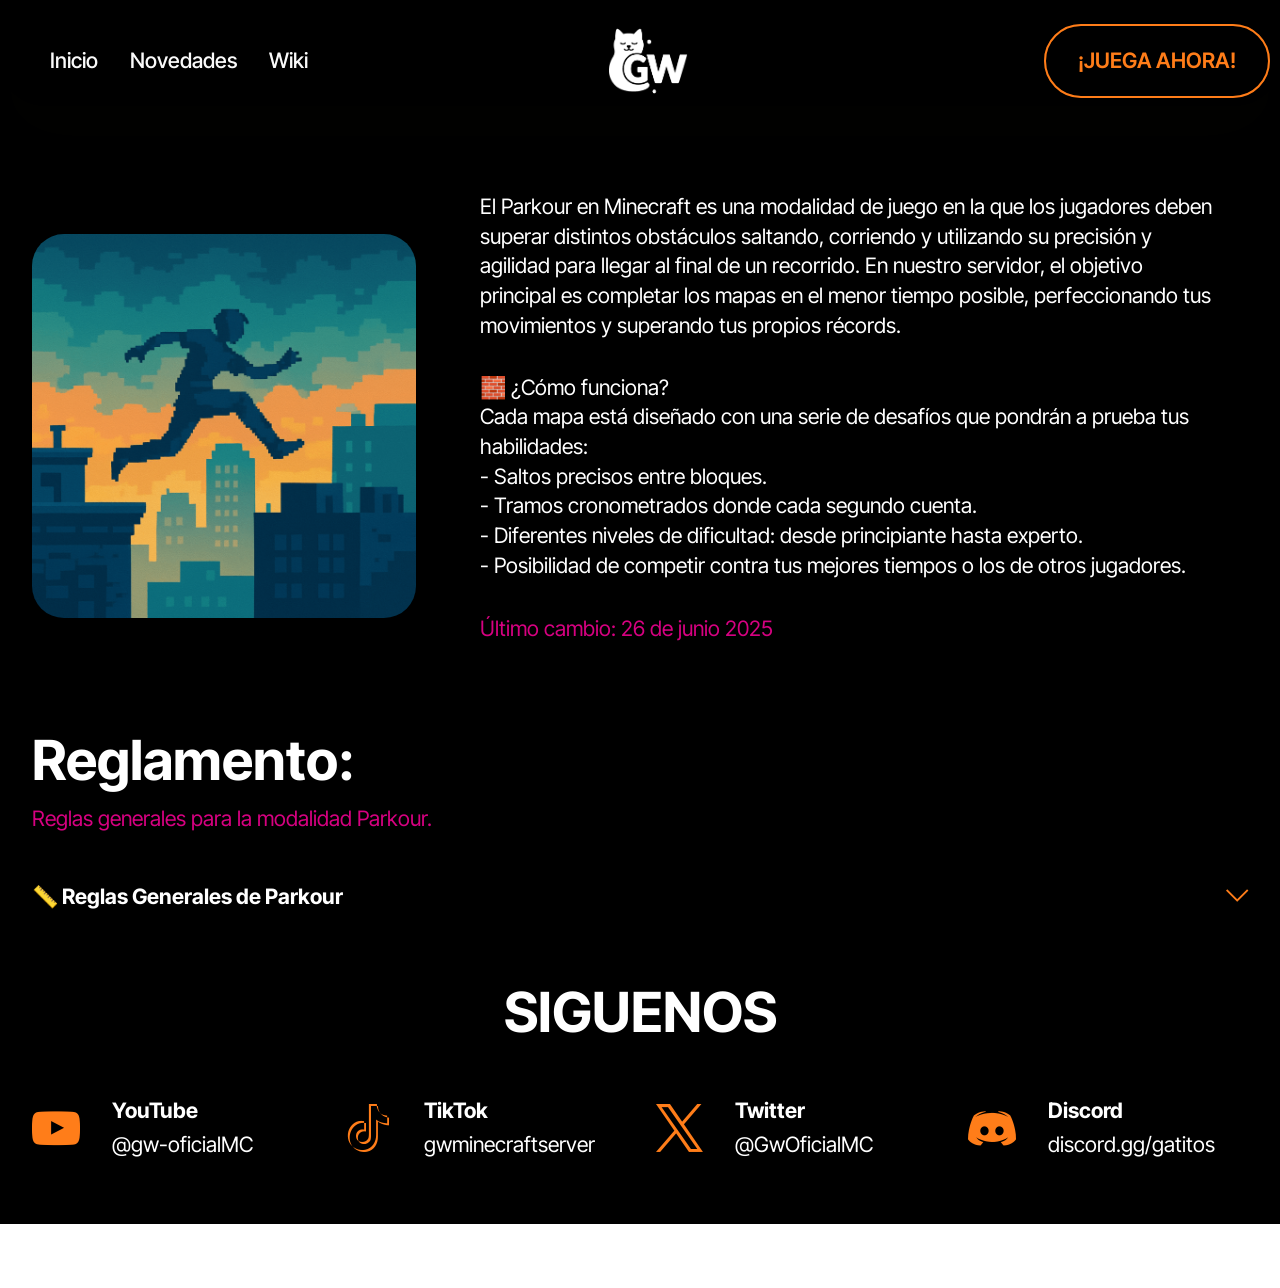
<file: wiki-parkour.html>
<!DOCTYPE html>
<html  >
<head>
  <!-- Site made with Mobirise Website Builder v6.0.6, https://mobirise.com -->
  <meta charset="UTF-8">
  <meta http-equiv="X-UA-Compatible" content="IE=edge">
  <meta name="generator" content="Mobirise v6.0.6, mobirise.com">
  <meta name="viewport" content="width=device-width, initial-scale=1, minimum-scale=1">
  <link rel="shortcut icon" href="assets/images/logo4-354x354.png" type="image/x-icon">
  <meta name="description" content="¡Demuestra tus habilidades en el mejor Parkour de Minecraft en el servidor oficial de Capitán Gato! En GatitosWorld encontrarás mapas únicos, con dificultad progresiva y recompensas exclusivas para los más ágiles. ¿Podrás completarlos todos?

🔥 Características del Parkour en GatitosWorld:
✅ Mapas clasificados por dificultad (Fácil, Medio, Difícil, Épico).
✅ Sistema de checkpoints para no perder tu progreso.
✅ Recompensas diarias por completar niveles.
✅ Rankings globales ¡Demuestra que eres el más rápido!
✅ Eventos especiales con premios únicos.

📌 IP: play.gatitosworld.com | Versión compatible: 1.13.x - 1.21.x

💡 ¿Nuevo en el parkour? Tenemos tutoriales y tips para ayudarte a mejorar tus saltos. ¡Desafía a tus amigos y conviértete en una leyenda del parkour en GatitosWorld!">
  
  
  <title>Parkour | GatitosWorld</title>
  <link rel="stylesheet" href="assets/web/assets/mobirise-icons2/mobirise2.css">
  <link rel="stylesheet" href="assets/web/assets/mobirise-icons/mobirise-icons.css">
  <link rel="stylesheet" href="assets/bootstrap/css/bootstrap.min.css">
  <link rel="stylesheet" href="assets/bootstrap/css/bootstrap-grid.min.css">
  <link rel="stylesheet" href="assets/bootstrap/css/bootstrap-reboot.min.css">
  <link rel="stylesheet" href="assets/animatecss/animate.css">
  <link rel="stylesheet" href="assets/dropdown/css/style.css">
  <link rel="stylesheet" href="assets/socicon/css/styles.css">
  <link rel="stylesheet" href="assets/theme/css/style.css">
  <link rel="preload" href="https://fonts.googleapis.com/css?family=Inter+Tight:100,200,300,400,500,600,700,800,900,100i,200i,300i,400i,500i,600i,700i,800i,900i&display=swap" as="style" onload="this.onload=null;this.rel='stylesheet'">
  <noscript><link rel="stylesheet" href="https://fonts.googleapis.com/css?family=Inter+Tight:100,200,300,400,500,600,700,800,900,100i,200i,300i,400i,500i,600i,700i,800i,900i&display=swap"></noscript>
  <link rel="preload" as="style" href="assets/mobirise/css/mbr-additional.css?v=MKmq1n"><link rel="stylesheet" href="assets/mobirise/css/mbr-additional.css?v=MKmq1n" type="text/css">

  
  
  
</head>
<body>
  
  <section data-bs-version="5.1" class="menu menu3 cid-uPh6Q75cvO" once="menu" id="menu03-2f">
	

	<nav class="navbar navbar-dropdown navbar-fixed-top navbar-expand-lg">
		<div class="container">
			<div class="navbar-brand">
				<span class="navbar-logo">
					<a href="inicio.html">
						<img src="assets/images/logo4-354x354.png" alt="GW" style="height: 5rem;">
					</a>
				</span>
				
			</div>
			<button class="navbar-toggler" type="button" data-toggle="collapse" data-bs-toggle="collapse" data-target="#navbarSupportedContent" data-bs-target="#navbarSupportedContent" aria-controls="navbarNavAltMarkup" aria-expanded="false" aria-label="Toggle navigation">
				<div class="hamburger">
					<span></span>
					<span></span>
					<span></span>
					<span></span>
				</div>
			</button>
			<div class="collapse navbar-collapse" id="navbarSupportedContent">
				<ul class="navbar-nav nav-dropdown" data-app-modern-menu="true"><li class="nav-item">
						<a class="nav-link link text-white text-primary display-4" href="inicio.html">Inicio</a>
					</li>
					<li class="nav-item">
						<a class="nav-link link show text-white text-primary display-4" href="novedades.html" aria-expanded="false">Novedades</a>
					</li>
					<li class="nav-item">
						<a class="nav-link link text-white text-primary display-4" href="wiki.html">Wiki</a>
					</li></ul>
				
				<div class="navbar-buttons mbr-section-btn"><a class="btn btn-primary-outline display-4" href="https://discord.gg/gatitos" target="_blank">¡JUEGA AHORA!</a></div>
			</div>
		</div>
	</nav>
</section>

<section data-bs-version="5.1" class="menu menu3 cid-S2l3h1suuO" once="menu" id="menu03-2v">
	

	<nav class="navbar navbar-dropdown navbar-fixed-top navbar-expand-lg">
		<div class="container">
			<div class="navbar-brand">
				<span class="navbar-logo">
					<a href="inicio.html">
						<img src="assets/images/logo4-354x354.png" alt="GW" style="height: 5rem;">
					</a>
				</span>
				
			</div>
			<button class="navbar-toggler" type="button" data-toggle="collapse" data-bs-toggle="collapse" data-target="#navbarSupportedContent" data-bs-target="#navbarSupportedContent" aria-controls="navbarNavAltMarkup" aria-expanded="false" aria-label="Toggle navigation">
				<div class="hamburger">
					<span></span>
					<span></span>
					<span></span>
					<span></span>
				</div>
			</button>
			<div class="collapse navbar-collapse" id="navbarSupportedContent">
				<ul class="navbar-nav nav-dropdown" data-app-modern-menu="true"><li class="nav-item">
						<a class="nav-link link text-white text-primary display-4" href="inicio.html">Inicio</a>
					</li>
					<li class="nav-item">
						<a class="nav-link link show text-white text-primary display-4" href="novedades.html" aria-expanded="false">Novedades</a>
					</li>
					<li class="nav-item">
						<a class="nav-link link text-white text-primary display-4" href="wiki.html">Wiki</a>
					</li></ul>
				
				<div class="navbar-buttons mbr-section-btn"><a class="btn btn-primary-outline display-4" href="https://discord.gg/gatitos" target="_blank">¡JUEGA AHORA!</a></div>
			</div>
		</div>
	</nav>
</section>

<section data-bs-version="5.1" class="testimonials1 cid-uPh6Q5VWSO" id="testimonials1-2c">
    

    
    
    <div class="container">
        
        <div class="row align-items-center">
            <div class="col-12 col-md-4">
                <div class="image-wrapper">
                    <a href="wiki-parkour.html#content16-2d"><img src="assets/images/fondo3-816x816.webp" alt="GatitosWorld Minecraft"></a>
                </div>
            </div>
            <div class="col-12 col-md">
                <div class="text-wrapper">
                    <p class="mbr-text mbr-fonts-style mb-4 display-7">El Parkour en Minecraft es una modalidad de juego en la que los jugadores deben superar distintos obstáculos saltando, corriendo y utilizando su precisión y agilidad para llegar al final de un recorrido. En nuestro servidor, el objetivo principal es completar los mapas en el menor tiempo posible, perfeccionando tus movimientos y superando tus propios récords.<br></p>
                    <p class="name mbr-fonts-style mb-1 display-4">🧱 ¿Cómo funciona?
<br>Cada mapa está diseñado con una serie de desafíos que pondrán a prueba tus habilidades:<br>- Saltos precisos entre bloques.<br>- Tramos cronometrados donde cada segundo cuenta.<br>- Diferentes niveles de dificultad: desde principiante hasta experto.<br>- Posibilidad de competir contra tus mejores tiempos o los de otros jugadores.<br><br></p>
                    <p class="position mbr-fonts-style display-4">Último cambio: 26 de junio 2025</p>
                </div>
            </div>
        </div>
    </div>
</section>

<section data-bs-version="5.1" class="content16 cid-uPh6Q6hjVX" id="content16-2d">

    

    
    
    <div class="container">
        <div class="row justify-content-center">
            <div class="col-12 col-md-12">
                <div class="mbr-section-head align-center mb-4">
                    <h3 class="mbr-section-title mb-0 mbr-fonts-style display-2"><strong>Reglamento:</strong></h3>
                    <h4 class="mbr-section-subtitle mb-0 mt-2 mbr-fonts-style display-7">Reglas generales para la modalidad Parkour.</h4>
                </div>
                <div id="bootstrap-accordion_33" class="panel-group accordionStyles accordion" role="tablist" aria-multiselectable="true">
                    <div class="card mb-3">
                        <div class="card-header" role="tab" id="headingOne">
                            <a role="button" class="panel-title collapsed" data-toggle="collapse" data-bs-toggle="collapse" data-core="" href="#collapse1_33" aria-expanded="false" aria-controls="collapse1">
                                <h6 class="panel-title-edit mbr-fonts-style mb-0 display-7"><strong>📏 Reglas Generales de Parkour</strong></h6>
                                <span class="sign mbr-iconfont mbri-arrow-down"></span>
                            </a>
                        </div>
                        <div id="collapse1_33" class="panel-collapse noScroll collapse" role="tabpanel" aria-labelledby="headingOne" data-parent="#accordion" data-bs-parent="#bootstrap-accordion_33">
                            <div class="panel-body">
                                <p class="mbr-fonts-style panel-text display-4">1. 🚫 Prohibido el uso de trampas o hacks
<br>Está estrictamente prohibido el uso de mods, programas externos o cualquier tipo de ventaja que altere el movimiento del jugador (como speed hacks, fly, autoclickers, etc.).
<br>
<br>2. ❌ No se permite el uso de bugs o exploits
<br>Abusar de errores del mapa o del servidor para saltarse partes del recorrido, obtener tiempos falsos o evitar obstáculos será sancionado. Si encuentras un bug, repórtalo al staff.
<br>
<br>3. 🏁 Respeta el sistema de tiempos
<br>No está permitido manipular el sistema de cronometraje de ninguna forma. Solo se validarán tiempos realizados de forma legítima y completa.
<br>
<br>4. ⛔ No obstaculices a otros jugadores
<br>Evita bloquear caminos, empujar intencionalmente o molestar a otros usuarios que están intentando completar un mapa.
<br>
<br>5. 🎮 Juega con actitud deportiva
<br>El parkour es un reto personal y competitivo. Celebra tus logros, respeta a los demás y evita actitudes tóxicas o provocaciones.
<br>
<br>6. 🧭 Respeta las rutas del mapa
<br>Sigue el recorrido indicado sin tomar atajos no autorizados. Si un salto parece no formar parte del camino, probablemente no lo sea.
<br>
<br>7. 🗣️ Uso adecuado del chat
<br>El chat debe usarse con respeto. No se permite hacer spam, insultar, ni acusar públicamente a otros sin pruebas. Para reportes, utiliza los canales designados o contacta al staff.
<br>
<br>El incumplimiento de estas reglas puede resultar en advertencias, pérdida de récords, suspensión temporal o baneo, según la gravedad del caso.<br>Gracias por respetar las normas y contribuir a una comunidad sana y competitiva. ¡Demuestra tu habilidad y supera cada desafío!</p>
                            </div>
                        </div>
                    </div>
                    
                    
                    
                    
                    
                </div>
            </div>
        </div>
    </div>
</section>

<section data-bs-version="5.1" class="social02 cid-uPh6Q6JnyI" id="social02-2e">
	

	
	
	<div class="container">
		<div class="row justify-content-center">
			<div class="col-12 content-head">
				<div class="mb-5">
					<h5 class="mbr-section-title mbr-fonts-style align-center mb-0 display-2">
						<strong>SIGUENOS</strong></h5>
					
				</div>
			</div>
		</div>
		<div class="row">
			
			
			
			<div class="item features-without-image col-12 col-md-6 col-lg-3 active">
				<div class="item-wrapper">
					<span class="mbr-iconfont m-auto socicon-youtube socicon"></span>
					<div class="card-box">
						<h4 class="card-title mbr-fonts-style mb-1 display-7">
							<strong>YouTube</strong>
						</h4>
						<h5 class="card-text mbr-fonts-style display-7">
							@gw-oficialMC</h5>
					</div>
				</div>
			</div>
			<div class="item features-without-image col-12 col-md-6 col-lg-3">
				<div class="item-wrapper">
					<span class="mbr-iconfont m-auto socicon-tiktok socicon"></span>
					<div class="card-box">
						<h4 class="card-title mbr-fonts-style mb-1 display-7">
							<strong>TikTok</strong></h4>
						<h5 class="card-text mbr-fonts-style display-7">
							gwminecraftserver
						</h5>
					</div>
				</div>
			</div><div class="item features-without-image col-12 col-md-6 col-lg-3">
				<div class="item-wrapper">
					<span class="mbr-iconfont m-auto socicon-twitter socicon"></span>
					<div class="card-box">
						<h4 class="card-title mbr-fonts-style mb-1 display-7">
							<strong>Twitter</strong>
						</h4>
						<h5 class="card-text mbr-fonts-style display-7">
							@GwOficialMC</h5>
					</div>
				</div>
			</div><div class="item features-without-image col-12 col-md-6 col-lg-3">
				<div class="item-wrapper">
					<span class="mbr-iconfont m-auto socicon-discord socicon"></span>
					<div class="card-box">
						<h4 class="card-title mbr-fonts-style mb-1 display-7"><strong>Discord</strong></h4>
						<h5 class="card-text mbr-fonts-style display-7">discord.gg/gatitos<br></h5>
					</div>
				</div>
			</div>
			
		</div>
	</div>
</section><section class="display-7" style="padding: 0;align-items: center;justify-content: center;flex-wrap: wrap;    align-content: center;display: flex;position: relative;height: 4rem;"><a href="https://mobiri.se/4066391" style="flex: 1 1;height: 4rem;position: absolute;width: 100%;z-index: 1;"><img alt="" style="height: 4rem;" src="[data-uri]"></a><p style="margin: 0;text-align: center;" class="display-7">&#8204;</p><a style="z-index:1" href="https://mobirise.com">Mobirise </a></section><script src="assets/bootstrap/js/bootstrap.bundle.min.js"></script>  <script src="assets/smoothscroll/smooth-scroll.js"></script>  <script src="assets/ytplayer/index.js"></script>  <script src="assets/dropdown/js/navbar-dropdown.js"></script>  <script src="assets/mbr-switch-arrow/mbr-switch-arrow.js"></script>  <script src="assets/theme/js/script.js"></script>  
  
  
  <input name="animation" type="hidden">
  </body>
</html>
</file>
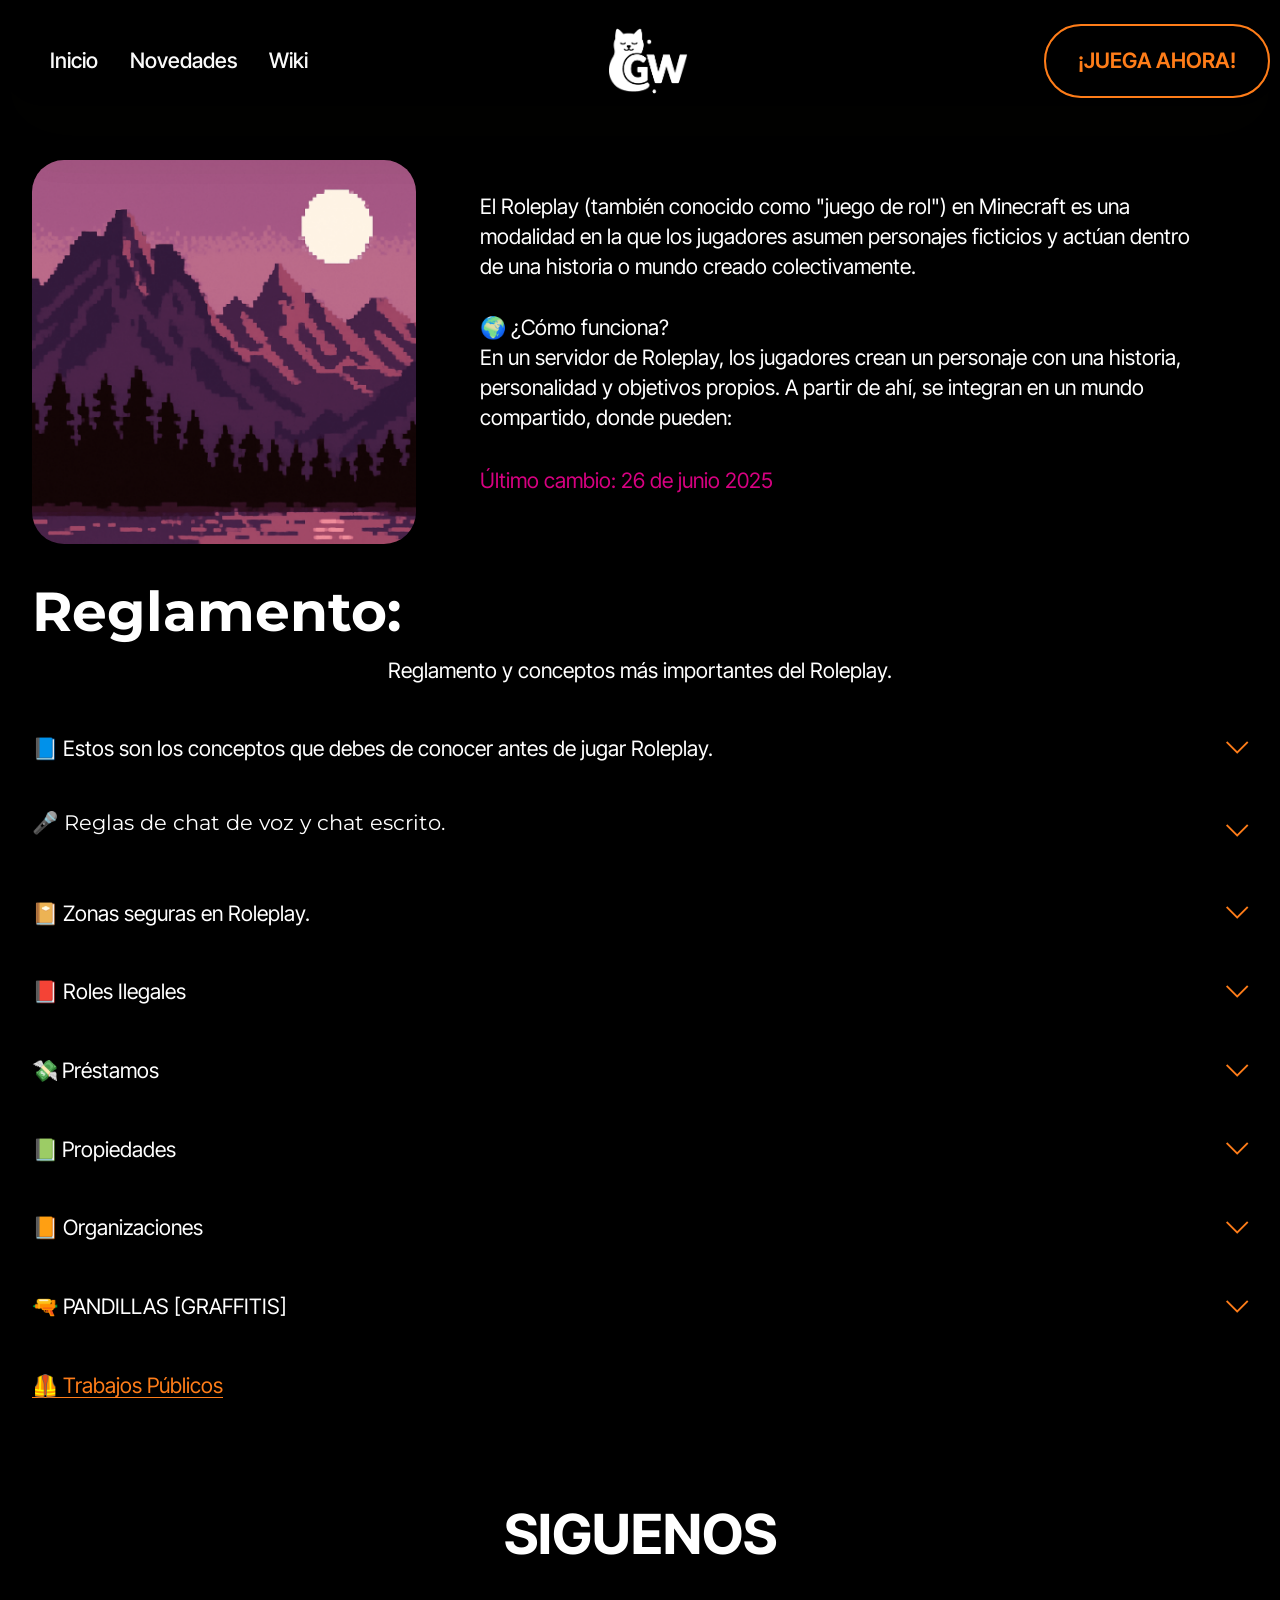
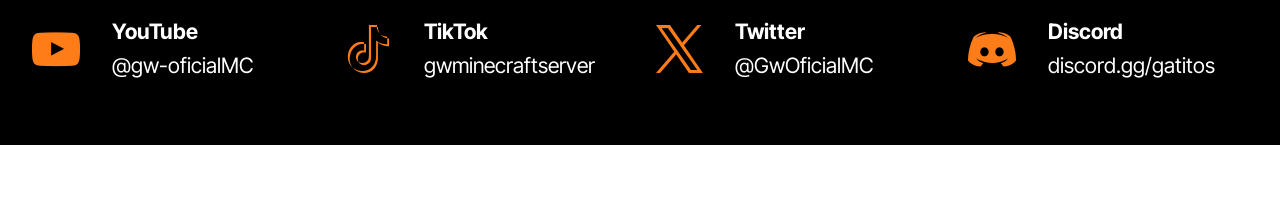
<file: wiki-roleplay.html>
<!DOCTYPE html>
<html  >
<head>
  <!-- Site made with Mobirise Website Builder v6.0.6, https://mobirise.com -->
  <meta charset="UTF-8">
  <meta http-equiv="X-UA-Compatible" content="IE=edge">
  <meta name="generator" content="Mobirise v6.0.6, mobirise.com">
  <meta name="viewport" content="width=device-width, initial-scale=1, minimum-scale=1">
  <link rel="shortcut icon" href="assets/images/logo4-354x354.png" type="image/x-icon">
  <meta name="description" content="¡Sumérgete en un mundo de historias épicas en el servidor de Minecraft GatitosWorld! Nuestro Roleplay ofrece:
✅ Economía única: Comercio, trabajos y sistema de dinero.
✅ Facciones: ¡Crea o únete a reinos, gremios o bandos!
✅ Eventos narrativos: Guerras, alianzas y misiones diarias.
✅ Personajes personalizables: Razas, habilidades y backstories.

🌍 IP: play.gatitosworld.com | Versión: 1.13.x - 1.21.x

🔥 ¿Cómo empezar?
Elige tu bando: Mercader, guerrero o líder.
Construye tu casa en tierras seguras o salvajes.
Participa en eventos con recompensas exclusivas.">
  
  
  <title>Roleplay | GatitosWorld</title>
  <link rel="stylesheet" href="assets/web/assets/mobirise-icons2/mobirise2.css">
  <link rel="stylesheet" href="assets/web/assets/mobirise-icons/mobirise-icons.css">
  <link rel="stylesheet" href="assets/bootstrap/css/bootstrap.min.css">
  <link rel="stylesheet" href="assets/bootstrap/css/bootstrap-grid.min.css">
  <link rel="stylesheet" href="assets/bootstrap/css/bootstrap-reboot.min.css">
  <link rel="stylesheet" href="assets/animatecss/animate.css">
  <link rel="stylesheet" href="assets/dropdown/css/style.css">
  <link rel="stylesheet" href="assets/socicon/css/styles.css">
  <link rel="stylesheet" href="assets/theme/css/style.css">
  <link rel="preload" href="https://fonts.googleapis.com/css?family=Inter+Tight:100,200,300,400,500,600,700,800,900,100i,200i,300i,400i,500i,600i,700i,800i,900i&display=swap" as="style" onload="this.onload=null;this.rel='stylesheet'">
  <noscript><link rel="stylesheet" href="https://fonts.googleapis.com/css?family=Inter+Tight:100,200,300,400,500,600,700,800,900,100i,200i,300i,400i,500i,600i,700i,800i,900i&display=swap"></noscript>
  <link rel="preload" as="style" href="assets/mobirise/css/mbr-additional.css?v=BAtiET"><link rel="stylesheet" href="assets/mobirise/css/mbr-additional.css?v=BAtiET" type="text/css">

  
  
  
</head>
<body>
  
  <section data-bs-version="5.1" class="menu menu3 cid-uPgX6S9Wy5" once="menu" id="menu03-21">
	

	<nav class="navbar navbar-dropdown navbar-fixed-top navbar-expand-lg">
		<div class="container">
			<div class="navbar-brand">
				<span class="navbar-logo">
					<a href="inicio.html">
						<img src="assets/images/logo4-354x354.png" alt="GW" style="height: 5rem;">
					</a>
				</span>
				
			</div>
			<button class="navbar-toggler" type="button" data-toggle="collapse" data-bs-toggle="collapse" data-target="#navbarSupportedContent" data-bs-target="#navbarSupportedContent" aria-controls="navbarNavAltMarkup" aria-expanded="false" aria-label="Toggle navigation">
				<div class="hamburger">
					<span></span>
					<span></span>
					<span></span>
					<span></span>
				</div>
			</button>
			<div class="collapse navbar-collapse" id="navbarSupportedContent">
				<ul class="navbar-nav nav-dropdown" data-app-modern-menu="true"><li class="nav-item">
						<a class="nav-link link text-white text-primary display-4" href="inicio.html">Inicio</a>
					</li>
					<li class="nav-item">
						<a class="nav-link link show text-white text-primary display-4" href="novedades.html" aria-expanded="false">Novedades</a>
					</li>
					<li class="nav-item">
						<a class="nav-link link text-white text-primary display-4" href="wiki.html">Wiki</a>
					</li></ul>
				
				<div class="navbar-buttons mbr-section-btn"><a class="btn btn-primary-outline display-4" href="https://discord.gg/gatitos" target="_blank">¡JUEGA AHORA!</a></div>
			</div>
		</div>
	</nav>
</section>

<section data-bs-version="5.1" class="menu menu3 cid-S2l3h1suuO" once="menu" id="menu03-2v">
	

	<nav class="navbar navbar-dropdown navbar-fixed-top navbar-expand-lg">
		<div class="container">
			<div class="navbar-brand">
				<span class="navbar-logo">
					<a href="inicio.html">
						<img src="assets/images/logo4-354x354.png" alt="GW" style="height: 5rem;">
					</a>
				</span>
				
			</div>
			<button class="navbar-toggler" type="button" data-toggle="collapse" data-bs-toggle="collapse" data-target="#navbarSupportedContent" data-bs-target="#navbarSupportedContent" aria-controls="navbarNavAltMarkup" aria-expanded="false" aria-label="Toggle navigation">
				<div class="hamburger">
					<span></span>
					<span></span>
					<span></span>
					<span></span>
				</div>
			</button>
			<div class="collapse navbar-collapse" id="navbarSupportedContent">
				<ul class="navbar-nav nav-dropdown" data-app-modern-menu="true"><li class="nav-item">
						<a class="nav-link link text-white text-primary display-4" href="inicio.html">Inicio</a>
					</li>
					<li class="nav-item">
						<a class="nav-link link show text-white text-primary display-4" href="novedades.html" aria-expanded="false">Novedades</a>
					</li>
					<li class="nav-item">
						<a class="nav-link link text-white text-primary display-4" href="wiki.html">Wiki</a>
					</li></ul>
				
				<div class="navbar-buttons mbr-section-btn"><a class="btn btn-primary-outline display-4" href="https://discord.gg/gatitos" target="_blank">¡JUEGA AHORA!</a></div>
			</div>
		</div>
	</nav>
</section>

<section data-bs-version="5.1" class="testimonials1 cid-uPgZy3jyUT" id="testimonials1-25">
    

    
    
    <div class="container">
        
        <div class="row align-items-center">
            <div class="col-12 col-md-4">
                <div class="image-wrapper">
                    <a href="wiki-roleplay.html#content16-23"><img src="assets/images/fondo1-816x816.webp" alt="GatitosWorld Minecraft"></a>
                </div>
            </div>
            <div class="col-12 col-md">
                <div class="text-wrapper">
                    <p class="mbr-text mbr-fonts-style mb-4 display-7">El Roleplay (también conocido como "juego de rol") en Minecraft es una modalidad en la que los jugadores asumen personajes ficticios y actúan dentro de una historia o mundo creado colectivamente.<br></p>
                    <p class="name mbr-fonts-style mb-1 display-4">🌍 ¿Cómo funciona?
<br>En un servidor de Roleplay, los jugadores crean un personaje con una historia, personalidad y objetivos propios. A partir de ahí, se integran en un mundo compartido, donde pueden:<br><br></p>
                    <p class="position mbr-fonts-style display-4">Último cambio: 26 de junio 2025</p>
                </div>
            </div>
        </div>
    </div>
</section>

<link rel="preconnect" href="https://fonts.googleapis.com" class="cid-uPgXKhMSep" id="content16-23" data-rv-view="2141"><link rel="preconnect" href="https://fonts.gstatic.com" crossorigin="" class="cid-uPgXKhMSep" id="content16-23" data-rv-view="2141"><link href="https://fonts.googleapis.com/css2?family=Montserrat:wght@400;700&display=swap" rel="stylesheet" class="cid-uPgXKhMSep" id="content16-23" data-rv-view="2141"><section data-bs-version="5.1" class="content16 cid-uPgXKhMSep" id="content16-23">

    

    
    
    <div class="container">
        <div class="row justify-content-center">
            <div class="col-12 col-md-12">
                <div class="mbr-section-head align-center mb-4">
                    <h3 class="mbr-section-title mb-0 mbr-fonts-style display-2"><strong>Reglamento:</strong></h3>
                    <h4 class="mbr-section-subtitle mb-0 mt-2 mbr-fonts-style display-7">Reglamento y conceptos más importantes del Roleplay.</h4>
                </div>
                <div id="bootstrap-accordion_18" class="panel-group accordionStyles accordion" role="tablist" aria-multiselectable="true">
                    <div class="card mb-3">
                        <div class="card-header" role="tab" id="headingOne">
                            <a role="button" class="panel-title collapsed" data-toggle="collapse" data-bs-toggle="collapse" data-core="" href="#collapse1_18" aria-expanded="false" aria-controls="collapse1">
                                <h6 class="panel-title-edit mbr-fonts-style mb-0 display-7">📘 Estos son los conceptos que debes de conocer antes de jugar Roleplay.</h6>
                                <span class="sign mbr-iconfont mbri-arrow-down"></span>
                            </a>
                        </div>
                        <div id="collapse1_18" class="panel-collapse noScroll collapse" role="tabpanel" aria-labelledby="headingOne" data-parent="#accordion" data-bs-parent="#bootstrap-accordion_18">
                            <div class="panel-body">
                                <h1 class="mbr-fonts-style panel-text display-4"><strong>METAMING (MG): <br></strong>Refiere a cuando un jugador utiliza información externa al juego para tomar decisiones dentro del juego.
<br>
<br>
<br>Ejemplos:
<br>Usar información de creadores de contenido que se encuentren compartiendo su experiencia de juego.
<br>Utilizar información (llamadas/mensajes) de discord y otras plataformas para obtener un beneficio propio dentro de juego.
<br>
<br><strong>POWERGAMING (PG): <br></strong>La realización de cualquier acción que excede los límites de la realidad o interpretación de las capacidades naturales del personaje. Los jugadores deben respetar las posibilidades acorde a la vida “cotidiana”, esto incluye; el forzar el rol o acciones sobre otro personaje (jugador), abusar de comandos de rol tales como “/me”, “/do”, “/ooc” y/o “/ic”. El PG también incluye no rolear las acciones o sentimientos de tu personaje; Como el miedo y el dolor.
<br>
<br>Ejemplos
<br>Atravesar bloques o puertas con ítems de montura, plugins o bugs del mismo.
<br>Prohibido rolear cámaras que no estén mapéadas en el lugar.
<br>Prohibido rolear secuestro de personas no reales (NPC’s) o imaginarias, exceptuando en actividades por sistema.
<br>Prohibido mentir al esclarecer roles anteriores a través del entorno (/Do)   
<br>
<br>Valoración de vida: Los jugadores deberán valorar la integridad física de su personaje en toda situación. Se debe interpretar en todo momento la preservación de su vida.
<br>Queda totalmente prohibido; El uso de arma blanca o puños contra una persona con arma de fuego, Prohibido golpear o escapar de un grupo de personas estando solo o en desventaja evidente, realizar acciones que sean peligrosas para el personaje (Tirarse al agua o acantilados en persecución), sacar o desenfundar ( /Me lo apunta) un arma mientras se este siendo apuntado.
<br>
<br><strong>ACTITUD ANTI-ROL:<br></strong>Cualquier acción que busque entorpecer el desarrollo adecuado de una situación de rol se le considera “Anti-Rol”. Los jugadores deben interpretar en todo momento el entorno en el que estén situados en el rol.
<br>
<br>Los usuarios deben de interpretar los diferentes contextos de las situaciones y sentimientos, es por esto que se listan las prohibiciones con base en esta regla.
<br>
<br>Prohibido no seguir el desarrollo adecuado de un rol y/o forzar situaciones para obtener ventaja, como permanecer en una zona de disparos sin interpretar correctamente las emociones negativas del personaje (miedo, temor, angustia, etc.) o correr hacia una zona segura.
<br>
<br>
<br>
<br>
<br>  -----------------------------------------------------------------------------------------------------------
<br><strong>FORZAR / EVASION DE ROLEPLAY<br></strong>Consideramos forzar rol cuando un jugador quiere cambiar o definir el rumbo de un rol o una historia con acciones forzadas, sin importar la lógica de un rol, buscando su propio beneficio.
<br>
<br>(recuerda que si un rol se está ejecutando de manera errónea, no tienes porque continuar con este, si te fuerzan a continuar a pesar de que se esté desarrollando de forma incorrecta puedes realizar un reporte.) 
<br>
<br><strong>Ejemplos de forzar rol: 
<br></strong>Provocar a los policías para generar huidas.
<br>Provocar a otros usuarios para generar un tiroteos.
<br> Usar el  /me o /do para su beneficio.
<br>
<br><strong>Evasión de rol
<br></strong>Consideramos evasión de rol cuando un jugador evita ciertos roles de manera forzada, buscando su propio beneficio.
<br>Si usted está involucrado en un rol, no podrá retirarse del mismo hasta finalizarlo. En caso de disconformidad con un rol, el usuario deberá esperar a que este finalice para luego presentar su reporte al staff. (Está estrictamente prohibido cortar o detener roles en curso.)
<br>Ejemplos de evasión de rol:
<br> Entrar en zonas seguras o barrios de bandas en medio de huidas. 
<br>Desconectarse o perder la conexión en medio de un rol es considerado evasión de rol.
<br>En caso de perder la conexión en un rol o salir por problemas de tu PC, es importante presentarse con los involucrados del rol de inmediato, sino podrás ser sancionado.
<br>
<br><strong>Prohibiciones
<br></strong>
<br>Prohibido desconectar en el momento de recibir crímenes por sistema. 
<br>Prohibido desconectar antes de ser rematado. 
<br>Prohibido desconectar en un interior existiendo rol activo. Se debe esperar en el interior un mínimo de 10 minutos.
<br>
<br> Intervenir en roles ajenos
<br>
<br>Si alguien está haciendo un robo cerca tuyo no deberías intervenir.
<br> Si alguien está en un tiroteo que no te involucre, no debes sumarte a este.
<br> Si alguien está peleando en la calle, no deberías intervenir en la pelea.
<br>
<br><strong>BAD DRIVING (BD)
<br></strong>Los jugadores deben interpretar una conducción correcta y realista, teniendo en cuenta las dificultades del tráfico y respetando la valoración de vida y el entorno en el que se conduce.
<br>Prohibido conducir a velocidades excesivas en vías transitadas.
<br>Prohibido conducir fuera del carril correcto sin motivo de roleplay apropiado.
<br>Prohibido realizar carreras cerca de áreas públicas y zonas seguras.
<br>Prohibido ir en dirección contraria sin motivo y necesidad válida.
<br>
<br><strong>DEATHMATCH (DM) 
<br></strong>Deathmatch o DM es el acto de atacar violentamente a un usuario sin una razón ni interacción IC que lo valide. 
<br>Esto incluye toda forma de violencia como la utilización de armas, vehículos y provocaciones verbales para atacar a otros usuarios. La fuerza debe ir escalando acorde a la situación de rol, no es lógico que por un insulto se mate a la persona.
<br> Debe seguir una lógica, por ejemplo: Insulto pasa a amenaza, la amenaza a la exhibición de armas y el exhibir el arma al uso de esta. No se permiten intervenciones de rescate en situaciones cotidianas que formen parte del curso normal de los eventos, como robos a tiendas, controles de tráfico, situaciones de disparos o delitos menores. Es crucial que la escalada de cualquier situación sea adecuada y acorde al contexto del rol. 
<br>En situaciones de rescate, se exige la presentación de pruebas audiovisuales que demuestren que la fuerza aplicada fue escalada de manera proporcional, que hubo motivos justificados para intervenir y que se respetaron todas las normas vigentes. Cualquier intervención agresiva debe estar justificada por la necesidad de evitar una pérdida significativa que afecte gravemente el desarrollo del rol, como la posibilidad de perder una cantidad considerable de armas o drogas en una entrega previamente acordada. 
<br>Prohibiciones 
<br>Prohibido insultar a otros usuarios mediante el chat/micrófono sin motivo alguno. 
<br>Prohibido atacar a otro usuario porque su vestimenta no es de tu agrado. 
<br>Prohibido ir a otras zonas de grupos, bandas u otros con la intención de buscar un conflicto sin una razón roleplay que lo justifique. 
<br>Prohibido el uso de insultos y lenguaje ofensivo como provocación a otros usuarios de iniciar un conflicto de DM.
<br> Prohibido rolear problemas mentales, conductas terroristas, grupos paramilitares, guerrillas, conductas racistas o xenófobas con el único fin de realizar DM.
<br> Prohibido rolear asesinatos o ataques hacia personas imaginarias o no reales (NPCs).
<br>
<br><strong>CAR KILL
<br></strong>Por carkill se entiende el uso del vehículo como arma para hacer daño.
<br> Prohibiciones
<br> Embestir a otro vehículo con la finalidad de dañar a usuarios 
<br>Dirigir el vehículo hacia jugadores con la finalidad de dañarlos. 
<br>Excepciones 
<br>En caso de que una persona inicie un rol agresivo con armas en contra de un tripulante del vehículo. El conductor podrá usar la vía de escape más rápida para salvaguardar su vida o la de los demás, por lo que si el usuario está apuntando de frente al vehículo, éste podrá atropellar al usuario siempre que sea la única alternativa de escape. 
<br>EL uso del Car Kill solamente para salvaguardar la vida es valido en zona roja.
<br>
<br><strong>PLAYERKILL (PK)
<br></strong> En el PK no se interpreta un homicidio como tal, al realizar un PK se asume que la persona fue gravemente herida y va al hospital. El usuario que recibe el PK debe interpretar que llegó al hospital con las heridas que causaron su estado crítico, pero sin recordar nada del rol que lo llevó a ese estado, por ende. No podría tomar venganza, comentarlo o hacer un seguimiento del rol por cuenta propia (por ende si otra persona vio el rol. Le puede recordar al usuario afectado el cómo llegó al hospital). 
<br>
<br>Consideración: Cuando alguien recibe un PK, le imposibilita acudir al mismo rol dónde lo recibió pero no lo excluye del conflicto entre organizaciones para eso está el PKT. Se rolea como una pérdida de memoria en un plazo corto desde su abatimiento que no incluye olvidar esos conflictos que habían sucedido con anterioridad. 
<br>
<br><strong>PLAYERKILL TOTAL (PKT)
<br></strong> Se entiende como PLAYERKILL TOTAL o PKT a la muerte de nuestro personaje en relación con un contexto de rol importante para nuestro personaje. Un PKT es aplicable cuando los motivos que llevan a la muerte de nuestro personaje son lo suficientemente sólidos como para marcar un punto final en la historia del mismo con una organización, ( este rol debe ser aprobado por la administración antes de ser realizado).
<br>
<br> Todos los recuerdos que llevaron a ese PKT por parte de nuestro personaje deben ser olvidados y no pueden utilizarse para la participación del mismo bajo ningún término. El PKT es utilizado para marcar un punto de inflexión con respecto a la historia de nuestro personaje y la relación que tenga con un rol que abarque una organización o grupo de personas en específico, imposibilitando la participación en un conflicto agresivo con los mismos.
<br>
<br> Requisitos para realizar un PKT:
<br>Un PKT, como lo describe la regla, es un hecho de importancia en nuestros personajes. Por lo tanto, la ejecución debe tener una razón de peso importante. Realizar un PKT sin una historia, investigación, roleplay profundizado o apropiado no será válido.
<br>Evidencias - es necesario tomar imágenes o videos durante el PKT y evidencias del roleplay que se haya realizado con anterioridad. En caso de reportes y que no se tengan las evidencias apropiadas, el reporte será resuelto a favor del reportante.
<br>Es necesario informar de un PKT por /en  Incluyendo la fecha y motivo del mismo.
<br>No es válido "recordar" a alguien los motivos de su muerte que llevaron a su PKT para que vuelva a participar en un conflicto agresivo
<br>
<br><strong>Prohibiciones 
<br></strong>Prohibido realizar PKT improvisados con el fin de acabar de manera sencilla con un conflicto.
<br>Prohibido realizar PKT por conflictos atribuibles a otras organizaciones o de manera conjunta con otras organizaciones. 
<br>
<br><strong>REVENGEKILL (RK) 
<br></strong>RevengeKill o RK es el acto de tomar venganza sobre el(los) usuario(s) que participaron en la muerte de tu personaje. 
<br>
<br>El personaje asesinado no podrá volver a la zona donde ocurrió la muerte en un lapso de al menos 10 minutos o la finalización del rol por parte de los otros usuarios implicados.
<br>
<br> Esta regla aplica única y exclusivamente cuando tu personaje es completamente asesinado.
<br>
<br><strong>CHARACTERKILL (CK)
<br></strong> CharacterKill o CK es la muerte permanente de un personaje, por lo que no se podrá volver a utilizar. Las condiciones para que ocurra esto puede ser: 
<br>
<br>Decisión propia del usuario. Un usuario puede rolear la muerte de su personaje siempre que sea en un rol adecuado y no forzado. Es una decisión completamente voluntaria por parte del “afectado”, por lo cual tiene derecho de aceptar o rechazar el rol que termine con la eliminación de su personaje. 
<br>En el momento que el rol cambie drásticamente, es decir, de ser una persona perteneciente a una Organización Gubernamental a pertenecer a una Organización ilegal, o viceversa, si los motivos son graves. Esta persona debe realizarse un CK. *Por acumulación de delitos (15 multas sin pagar). Un usuario que mantenga una cantidad elevada de delitos federales podría (a través del rol correspondiente) llegar a tener una cadena perpetua lo que se ejecuta como un CK. 
<br>Dato:
<br>Si el usuario es llevado a federal por cadena perpetua, los compañeros de su misma banda tienen la posibilidad de rescatarlo en un periodo limitado de 3 dias, para hacer esto se debe sacar un ticket y pedir la confirmación de un (moderador - administrador)
<br>Los usuarios que sean sancionados con cadena perpetua o cualquier otro tipo de sanción policial, tienen derecho a un abogado.
<br>
<br><strong>ZONAS SEGURAS
<br></strong>
<br> Las zonas seguras se interpretan como lugares con alto flujo de personas y presencia policial constante. Por ello, se prohíbe cometer delitos en estas zonas o dirigirse a ellas después de cometer un delito. Solo se permite la continuación de un roleplay agresivo si este se mantiene activo dentro de la zona.
<br>
<br> Las “zonas seguras” incluyen las siguientes:
<br>
<br>Tanto en torres de apartamentos, oficinas o almacenes (recepción, parking exterior e interior, alrededores.) El interior de un apartamento como tal no es zona segura. 
<br>Bancos (se excluyen los cajeros automáticos) 
<br>Aeropuerto 
<br>Sitios de trabajo (leñador, pescador, minero, basurero, camionero, farming)
<br> Edificios gubernamentales ( comisarías, estaciones de bomberos, hospitales )
<br>Concesionarias
<br>Juzgado
<br>Iglesias
<br>Psicologia
<br>
<br><strong>ROLES OFENSIVOS
<br></strong> Se considera “rol ofensivo” a todo acto entre jugadores que pueda resultar incómodo o inapropiado para alguno de los participantes. Estos incluyen: actos sexuales, tortura, desmembramiento o la descripción detallada de heridas, entre otros. También es considerado roleplay ofensivo embestir o perseguir a un usuario con comentarios (IC) sexuales, provocativos o que hagan referencia a cualquier acto sexual. Esta acción será sancionada.
<br>
<br> Estos roles son completamente opcionales y requieren la aprobación OOC (fuera de jugador) de todos los participantes, antes de que el rol se lleve a cabo. 
<br>
<br>Todos los jugadores (OOC) y personajes del juego (IC) que participen en un rol sexual deben ser mayores de 18 años. Esto debe ser consensuado por ambas partes.
<br>
<br>Los roles ofensivos y sexuales deben ser llevados a cabo en privado y no pueden ser en zonas públicas o en sitios donde otros jugadores ajenos al rol puedan estar. (este tipo de roles y conversaciones debe ser limitado a solo las personas participantes de este mismo).
<br>
<br>Los jugadores que participen en un rol ofensivo pueden retirarse en cualquier momento, incluso si aceptaron participar anteriormente.(esto excluye a la regla de la interpretación). 
<br>
<br>Se prohíbe el rol de canibalismo, necrofilia, pedofilia y zoofilia bajo cualquier circunstancia.
<br>
<br><strong> ROBOS
</strong><br>
<br>1.1 <strong>ESTAFAS
</strong><br>
<br> Se entiende como “estafa” a todo acto que busque quitar una cantidad de dinero a un personaje sin ser asaltado. La estafa se debe realizar a través del engaño, no se puede usar violencia o intimidación antes de realizar la estafa.
<br>
<br> Se permite estafar un máximo de RELLENAR (DINERO o COSAS) a un personaje por parte del mismo o grupo de usuarios en un lapso de 24 horas.
<br>
<br> En caso de que una persona estafada se de cuenta una vez concretada la estafa. Podrá iniciar un rol agresivo contra él(los) estafador(es) en donde podrá recuperar el total del dinero o parcial (en caso que el usuario al que le entregó el dinero ya no tenga todo). Este rol solo se puede dar dentro de los primeros 30 minutos tras la estafa y es de una sola interacción (no se podrá ir más allá de lo indicado en este punto. 
<br>
<br>Requisitos
<br>
<br> Para realizar una estafa es necesario mínimo nivel 7. Incluye a todos los participantes. 
<br>El usuario estafado debe ser mínimo nivel 5.
<br> Se prohíben las estafas a propiedades. Esto incluye apartamentos, casas, negocios y vehículos.
<br> Las estafas de armas y drogas son permitidas y tienen un límite máximo de RELLENAR (DINERO)
<br>En este tipo de roles se deberá tener evidencia gráfica (vídeo con sonido) disponible del seguimiento al rol para sustentar en reportes, en caso tal que el secuestrador/estafador reportado no tenga evidencia del seguimiento del rol se tomará como culpable y se procederá con la sanción según sea el caso.
<br>Deben haber mínimo 20 jugadores en el servidor para que se pueda realizar el rol de estafa. 
<br> 
<br><strong>Prohibiciones
</strong><br>
<br>Prohibido usar la violencia o intimidación En el rol de estafa.
<br> Prohibido estafar en zonas seguras e interiores de apartamentos.
<br> Prohibido el uso de CharacterKill (CK) para realizar cualquier tipo de estafas o evitar pagos de deudas. Utilizar este método resultará en la expulsión permanente de la comunidad y la devolución del dinero u objetos estafados. 
<br>
<br>Excepciones
<br>
<br> Se permiten las estafas dentro de la prisión, entre los prisioneros y con un roleplay adecuado.
<br>
<br><strong>SECUESTROS
</strong><br>
<br> El secuestro es el acto por el cual se priva la libertad de una persona contra su voluntad. Este rol debe ser fuera de zonas seguras o transitadas y debe tener una justificación.
<br>
<br> Requisitos
<br>
<br>
<br> Para realizar un secuestro es necesario mínimo nivel 7 y haber mínimo 30 personas conectadas al servidor, el nivel incluye a todos los participantes.
<br> Los secuestradores deben ser parte de una organización ilegal.
<br> En este tipo de roles se deberá tener evidencia gráfica, sin ningún tipo de edición (vídeo con sonido) disponible del seguimiento al rol para sustentar en reportes, en caso tal que el secuestrador/estafador reportado no tenga evidencia del seguimiento del rol se tomará como culpable y se procederá con la sanción según sea el caso.
<br>
<br><strong> Prohibiciones 
</strong><br>
<br>Prohibido realizar PK al secuestrado en caso de cooperación. Con excepción de previa aprobación por el staff.
<br> Prohibido múltiples secuestros en "cadena" se considera poco realista, se tiene que esperar un tiempo de 5H(irl) para volver a realizar este rol.
<br>Prohibido tener un usuario de “rehén” por más de 30 minutos, con excepción que el usuario (secuestrado) apruebe una extensión de tiempo por medio de /me.
<br>Prohibido no seguir una interpretación lógica ni planificación al momento de simular un secuestro con el fin de realizar un robo.
<br> Prohibido secuestrar usuarios con el propósito de robarles.
<br>
<br><strong>PRÉSTAMOS (ROL QUE ESTÁ POR VERSE)
<br></strong>
<br>Aunque los préstamos están permitidos, no se recomiendan debido a su elevado riesgo. La responsabilidad por cualquier pérdida en un préstamo recae exclusivamente en el deudor (bloqueo de cuenta). 
<br>
<br>Requisitos para los préstamos: 
<br>
<br>Antes de realizar un préstamo, se deben realizar diligencias básicas para verificar que el usuario tenga bienes (vehículos o propiedades).
<br> Todas las partes deben ser de al menos nivel 8.
<br> Se deben documentar y tomar evidencias en el momento del préstamo.
<br> El préstamo debe ser sustentado con un documento firmado de manera IC. Donde especifique las cantidades, acuerdo y fechas de pago. El documento IC debe ser realista y lógico, es decir, no se puede exigir pagar una cantidad elevada en un plazo de pocos días.
<br> Antes de ejecutar el préstamo, ambos usuarios deben leer y comprender la Regla sobre préstamos, y deben confirmar su aceptación mediante un libro firmado.
<br>Este rol debe ser hecho y dirigido por un abogado, si no se realiza con un abogado el rol no será válido.
<br>
<br> Antes de hacer un reporte:
<br>
<br> Antes de hacer un reporte, deben cumplirse todos los requisitos mencionados anteriormente.
<br> Se debe buscar una solución o llegar a un acuerdo con el deudor mediante una conversación in-game (IC).
<br> Cualquier reporte que no incluya pruebas de que se han intentado solucionar o contactar al deudor IC será cerrado.
<br> Se debe entender que no habrá devolución del dinero.
<br> Si el reporte es aceptado, la cuenta de banco del deudor será bloqueada permanentemente.
<br>
<br> Apelaciones: 
<br>
<br>Si el deudor apela, su apelación puede tomar entre 12 a 48 horas y no se garantiza un desbloqueo.
<br> El dinero, propiedades o vehículos serán removidos. Si esto no alcanza la cantidad prestada, el deudor no será desbloqueado.
<br> Bajo ninguna circunstancia se hará devolución del dinero al prestamista.
<br>
<br><strong>DESTRUCCIÓN DE PROPIEDADES
<br></strong>
<br> La destrucción de propiedades es un rol voluntario entre ambas partes, el usuario afectado está en el derecho de aceptar o rechazar dicho rol.
<br>
<br> Esta regla aplica únicamente para propiedades como apartamentos, casas y/o negocios.
<br>
<br><strong>REGLAS DE CONSTRUCCIÓN Y PROPIEDADES
<br></strong>
<br> Se prohíbe el uso de muebles/estructuras para crear figuras obscenas o insultantes. 
<br>
<br><strong>PROPIEDADES
</strong><br>
<br>Los vehículos deben tener una interpretación apropiada. Usar vehículos de lujo para realizar robos se considera una pobre interpretación.
<br> Las aeronaves deben ser aparcadas en el aeropuerto o helipuerto.
<br> Las aeronaves pequeñas se pueden aparcar TEMPORALMENTE en lugares con suficiente espacio como techos planos de edificios o casas. No está permitido hacerlo en calles o avenidas.
<br> Las aeronaves deben llevar una interpretación acorde, en caso de grupos o empresas de transporte, solo se permite su uso para transportar personas u observación.
<br> El mal uso de aeronaves puede resultar en una eliminación de la misma sin derecho a devolución.
<br>
<br><strong> REVENTA DE PROPIEDADES Y ACTIVIDAD
<br></strong>
<br> Las casas en Roleplay son un recurso finito y limitado. Con el interés de mantener una economía circular y dar oportunidad a las personas el acceso a la compra de propiedades sin pagar precios exorbitantes a causa de compra y reventa de las mismas. Para mantener un índice de inflación controlable, existen las siguientes reglas para la reventa de propiedades, actividad y compra:
<br>
<br> Las casas inactivas son automáticamente eliminadas en 30 días. La actividad debe ser del dueño, no de los miembros.
<br>
<br><strong> REGLAS PARA ORGANIZACIONES
<br></strong>
<br> Las organizaciones de Roleplay serán eliminadas del sistema al recibir 3 advertencias. Éstas se reciben si un número elevado de miembros, o rangos altos incumplen alguna regla.
<br>
<br>La salida de un usuario de una organización debe realizarse de manera acorde, con un roleplay que permita interpretar correctamente el término de su vínculo. No está permitido abandonar una organización con un reporte activo, especialmente si la organización forma parte de la situación.
<br>
<br> Prohibido la alianza en sistemas de Roleplay. Esto quiere decir que no podrán aliarse con otra organización y juntas participar para la captura o control de diferentes sistemas.
<br> Alianza con un roleplay apropiado previo y autorizado por un administrador es aceptable. Con un máximo de 15 integrantes en total y 2 organizaciones.
<br> La corrupción en los líderes de las áreas públicas está totalmente prohibida. Esto se debe a que el líder de una facción debe cumplir su rol.
<br> Se prohíbe el mal uso/abuso de los sistemas que corresponden a cada organización.
<br> Prohibido realizar cobros dentro del juego a miembros por asuntos OOC.
<br>
<br><strong>Organizaciones oficiales
<br></strong>
<br> Las organizaciones oficiales son aquellas que, después de un riguroso proceso de selección, son aprobadas para unirse a una categoría exclusiva. Estas organizaciones obtienen acceso a ciertos ítems y recursos, que deben distribuir y usar para generar roles con otras organizaciones. Estas organizaciones son exclusivamente pagas, los precios se encuentran en la tienda<br>
<br><strong> Prohibiciones
</strong><br>
<br> Restricción del uso de Ítems. Los ítems obtenidos a través de misiones de organizaciones oficiales, como armas, deben de ser utilizados y comercializados. Está prohibido conservar estos artículos indefinidamente.
<br>
<br> Limitación del Liderazgo. Los líderes y sublíderes de organizaciones oficiales tienen prohibido liderar o formar parte de otra organización oficial.
<br>
<br><strong> ZONA DE GRAFFITIS
<br></strong>
<br> Un graffiti es una disputa en donde las pandillas buscan el dominio de la zona por un periodo de tiempo. Las interacciones agresivas solo se permiten entre miembros que participan de la actividad y dentro de la zona del graffiti, al un usuario subir a un vehículo o salir de la zona, ya no puede volver a participar de la actividad ni conflicto. 
<br>
<br>Requisitos
<br>
<br> Nivel 3 o superior.
<br> Ser miembro de una organización tipo pandilla.
<br> participar activamente en la zona.
<br>
<br> Prohibiciones
<br>
<br>Está prohibido usar armas de fuego. Solo se permiten armas blancas.
<br> Está prohibido ir a la zona de la actividad sin participar en la misma con la única intención de entorpecer el roleplay de los demás usuarios.
<br> Estos no son considerados ZONA ROJA. Si bien es zona PELIGROSA, a donde la policía no asistirá. Está PROHIBIDO el DM.
<br>
<br><strong> REGLAS DEL CHAT DE VOZ Y ESCRITO
<br></strong>
<br> El chat de voz es 100% IC (dentro de juego). Su utilización siempre representará la voz del personaje y en ningún momento podrá ser utilizado cómo la voz del jugador OOC (fuera de jugador).
<br>
<br> Bajo ninguna circunstancia un jugador podrá utilizar este chat de voz para tratar temas OOC. A menos que un miembro de la administración así lo autorice.
<br>
<br> El uso del chat OOC (/me) se usa exclusivamente para aclaraciones importantes dentro del roleplay de manera respetuosa. Se prohíbe cualquier crítica, queja, ofensa o amenaza de reporte. Una situación de rol solamente la puede detener un STAFF. El chat OOC (!!) de organizaciones deberá ser regulado por los líderes para uso exclusivo de aclaraciones.
<br>
<br> El uso de moduladores para cambiar la voz solo se permite para potenciar el roleplay y que se ajuste a la interpretación que se lleva.(este debe tener la confirmación de un moderador en adelante)
<br>
<br><strong> Prohibiciones
</strong><br>
<br>Se prohíbe hablar OOC, gritar o saturar el micrófono.
<br> Se prohíbe gritar en lugares públicos sin un motivo de rol adecuado
<br> Se prohíbe poner música a través del micrófono en cualquier circunstancia.
<br>
<br>
<br><strong>RADIO PARA COMUNICACIÓN
<br></strong>
<br> Los equipos para comunicación, se permiten a las organizaciones en general, a contar de nivel 2. En caso de organizaciones gubernamentales, se permite siempre que se encuentren en servicio.
<br>
<br> Al utilizar el canal de radio escrita de la organización cerca de otras personas, se debe interpretar la acción como si fuese una radio hablada, indicando que se usó el canal y la finalidad del mensaje.
<br>
<br><strong> EQUIPOS DE MÚSICA
<br></strong>
<br> No se puede colocar música en lugares transitados, entradas de torres de apartamentos u oficinas.
<br> Se prohíbe colocar música obscena en lugares públicos.
<br>
<br><strong> BLOQUEO A SISTEMAS DE ROLEPLAY<br></strong>
<br> El bloqueo de sistemas ocurre cuando un usuario aísla o impide el acceso a un sistema para evitar que otros lo utilicen. Esto sucede cuando un usuario se coloca en un punto de interacción con el fin de obtener ventaja o impedir que otra persona haga uso de dicho sistema.
<br>
<br> Está totalmente prohibido campear y/o bloquear cualquier sistema brindado por Roleplay:<br>
<br> NPC's.
<br> Graffitis.
<br> Casas
<br> Prohibido el bloqueo de la compra de casas bajo cualquier circunstancia. Pedir a un usuario la "venta" de su casa por razones relacionadas a un "bloque" o "entorno" es inválido y fuera de los parámetros de la realidad.
<br> Vehículos
<br> Prohibido bloquear un vehículo en un garaje o depósito. Tirarlos al agua conlleva a una sanción grave.
<br> Acceso a misiones
<br> Prohibido poner obstáculos para detener el paso o flujo normal de cualquier misión
<br>
<br>
<br><strong>ENTORNOS
</strong><br>Rol de entorno se refiere a todo lo que pasa alrededor pero que nosotros no controlamos. La ciudad tiene distintos lugares, con distintos entornos los cuales pueden reflejar las consecuencias de nuestros actos de un modo u otro.
<br>Si estás detenido en medio de un procedimiento policial, por entorno interpretamos que hay más oficiales en el lugar, por ello tus amigos no podrán intervenir agresivamente.
<br> Por entorno interpretamos que la base federal es un lugar lleno de guardias, siendo uno de los lugares más protegidos de la ciudad, por ello no podremos hacer roles agresivos allí.
<br> Si estás detenido en comisaría/prisión no podrás escapar, ya que por interpretación del entorno hay muchos oficiales y cámaras custodiando el lugar.
<br> A pesar de no existir bandas activas en Barrios Bajos debemos interpretar que es un barrio peligroso y actuar en consecuencia.
<br>
<br>El /entorno se usa para simular una denuncia de algún ciudadano que te ha visto realizando un acto ilícito, interpretamos que es un NPC de la zona que te ha delatado con la policía.
<br> En un /entorno, el jugador debe describirse así mismo detallando su ropa, vehículo y/o datos obvios.
<br>Entornos bien hechos:
<br>/en Hola policía, estoy viendo a un enmascarado con arma ligera y chaleco ligero robando la tienda de mi vecino que se encuentra en la av grau, por favor vengan pronto.
<br>/entorno Policia, un auto negro deportivo con 3 sujetos vestidos de azul y con chaleco y arma ligera estan robando a una pobre mujer por el puente que va a centro, porfavor vengan pronto.
<br>
<br><strong>Entornos mal hechos:
<br></strong>/en se vería un ladrón robar a una señora. (El término ''se vería'' no se usa)
<br>/en una persona está robando. (El /entorno es muy corto y poco explícito)
<br>/en policía venga por favor. (No hay información relevante y está mal redactado)
<br>
<br>Mal uso de comandos
<br>Se considera mal uso de comandos todos los entornos mal hechos, esto también entra en los entornos bien hechos pero realizados por personas no autorizadas.
<br>Ejemplo:
<br>los líderes de la policía tiene autorizado mandar un entorno indicando el estado de crimen en la ciudad, si este entorno lo realiza cualquier otro jugador que no tenga esta autorización será tomado como un mal uso de comandos, esto también entra para las demás áreas. 
<br>
<br>Las víctimas de actos ilícitos no pueden enviar el /entorno, este lo debe mandar únicamente el asaltante.
<br>No es necesario enviar /en para vender droga o robar a un NPC.
<br>
<br><strong>INTERPRETACIÓN
</strong><br>Es aferrarse a la personalidad, historia, características y cualidades de un personaje, las cuales decides al momento de iniciar tu historia. Sin embargo, podría ser normal que la historia cambie con el tiempo.
<br>Su historia debe tener una lógica y un sentido, por ejemplo:
<br> Si usted es un asesino, no podrá anhelar ser jefe de la policía, ya que sino, estaría fallando a la interpretación de su personaje.
<br> Si usted interpreta a un delincuente de barrio, no podrá ser dueño de una mansión millonaria, ya que sino, estaría fallando a la interpretación de su personaje.
<br>
<br><strong>Uso de máscaras
<br></strong>Las máscaras deben ser usadas en roles que lo justifiquen. Usar máscara en TODOS los roles con la justificación de ocultar su identidad no está permitido, las máscaras sólo podrán ser usadas en actos ilícitos/ilegales.
<br> Está completamente prohibido estar con máscaras en zonas seguras.
<br>
<br><strong> Reconocer personas por su aspecto
<br></strong>Las máscaras parciales (Cubre bocas, bandanas, etc.) no harán irreconocible a tu personaje, ya que esta NO estaría cubriendo el rostro en su totalidad.
<br> Para que su rostro sea irreconocible deberá cubrirlo en su totalidad.
<br> Si sus tatuajes o cicatrices están descubiertas, lo podrían reconocer.
<br>
<br><strong> Cambios físicos permanentes
<br></strong> Cuando iniciemos un rol que pueda cambiar el aspecto físico de otra persona (Amputaciones, daños que generan cicatrices permanentes, entre otros), debemos siempre preguntar al jugador si quiere hacer parte de ese rol, si este acepta, será total responsabilidad del jugador continuar el rol correspondiente y ya no hay vuelta atrás.
<br>
<br><strong>VALORAR VIDA
<br></strong>Sin importar el pasado o presente de nuestro personaje, siempre debemos valorar nuestras vidas, es lo más importante a la hora de actuar, cualquier personaje puede NO tener miedo, insultar o amenazar como parte del rol, pero siempre debe cooperar con el atacante.
<br> En todo momento debo valorar mi vida bajo las condiciones que nuestro personaje esté sujeto. Es decir, si alguien me apunta con un arma, NO puedo usar radios, teléfonos o pedir auxilio, pues no estaríamos valorando nuestra vida. Si soy encerrado por vehículos y estoy solo, debería seguir las órdenes de mis atacantes.
<br>
<br>
<br><strong> FAIR-PLAY
<br></strong>Es considerado un juego sano y justo. No aceptamos ningún tipo de actitud competitiva, es decir, realizar acciones forzadas con el único fin de ganar.
<br>
<br>Ejemplos de un <strong>MAL Fair-play:
</strong><br> Repetir estrategias en robos organizados para ganar siempre.
<br> Abusar de bugs o animaciones para mi beneficio.
<br> Aprovechar mi mala conexión para mi beneficio.
<br> Romper las reglas con el fin de ganar un rol.
<br>
<br>Ejemplos de un <strong>BUEN Fair-play:
</strong><br>Enviar un /entorno a la policía luego de mi caída por mala conexión para continuar el rol.
<br> Ayudar a jugadores nuevos con el buen uso de los comandos /me y /do.
<br> Me entrego si estoy solo contra 15 policías. Se aceptar cuando debo perder.&nbsp;<br><p></p>
                            </h1></div>
                        </div>
                    </div>
                    <div class="card mb-3">
                        <div class="card-header" role="tab" id="headingOne">
                            <a role="button" class="panel-title collapsed" data-toggle="collapse" data-bs-toggle="collapse" data-core="" href="#collapse2_18" aria-expanded="false" aria-controls="collapse2">
                                <h6 class="panel-title-edit mbr-fonts-style mb-0 display-7"><p><strong>🎤 </strong>Reglas de chat de voz y chat escrito.</p></h6>
                                <span class="sign mbr-iconfont mbri-arrow-down"></span>
                            </a>
                        </div>
                        <div id="collapse2_18" class="panel-collapse noScroll collapse" role="tabpanel" aria-labelledby="headingOne" data-parent="#accordion" data-bs-parent="#bootstrap-accordion_18">
                            <div class="panel-body">
                                <p class="mbr-fonts-style panel-text display-4"><strong>RECUERDA:</strong><br>El chat de voz es 100% IC (dentro de jugador). Su utilización siempre representará la voz del personaje y en ningún momento podrá ser utilizado cómo la voz del jugador OOC (fuera de jugador).<br><br>Bajo ninguna circunstancia un jugador podrá utilizar este chat de voz para tratar temas OOC. A menos que un miembro de la administración así lo autorice.
<br><br>El uso del chat OOC (/me) se usa exclusivamente para aclaraciones importantes dentro del roleplay de manera respetuosa. Se prohíbe cualquier crítica, queja, ofensa o amenaza de reporte. Una situación de rol solamente la puede detener un STAFF. El chat OOC (!!) de organizaciones deberá ser regulado por los líderes para uso exclusivo de aclaraciones.
<br><br>El uso de moduladores para cambiar la voz solo se permite para potenciar el roleplay y que se ajuste a la interpretación que se lleva.
<br>
<br><strong> Prohibiciones:</strong><br>- Se prohíbe hablar OOC, gritar o saturar el micrófono.<br>- Se prohíbe gritar en lugares públicos sin un motivo de rol adecuado<br>- Se prohíbe poner música a través del micrófono en cualquier circunstancia.<br>- El único idioma permitido para comunicación a través de chat escrito o voz es el español.
<br>
<br><br><strong>RADIO PARA COMUNICACIÓN:<br></strong> Los equipos para comunicación, se permiten a las organizaciones en general, a contar de nivel 2. En caso de organizaciones gubernamentales, se permite siempre que se encuentren en servicio.
<br>
<br> Al utilizar el canal de radio escrita de la organización cerca de otras personas, se debe interpretar la acción como si fuese una radio hablada, indicando que se usó el canal y la finalidad del mensaje.
<br>
<br><br><strong>EQUIPOS DE MÚSICA:<br></strong>- No se puede colocar música en lugares transitados, entradas de torres de apartamentos u oficinas.<br>- Se prohíbe colocar música obscena en lugares públicos.</p>
                            </div>
                        </div>
                    </div>
                    <div class="card mb-3">
                        <div class="card-header" role="tab" id="headingOne">
                            <a role="button" class="panel-title collapsed" data-toggle="collapse" data-bs-toggle="collapse" data-core="" href="#collapse3_18" aria-expanded="false" aria-controls="collapse3">
                                <h6 class="panel-title-edit mbr-fonts-style mb-0 display-7">📔 Zonas seguras en Roleplay.</h6>
                                <span class="sign mbr-iconfont mbri-arrow-down"></span>
                            </a>
                        </div>
                        <div id="collapse3_18" class="panel-collapse noScroll collapse" role="tabpanel" aria-labelledby="headingOne" data-parent="#accordion" data-bs-parent="#bootstrap-accordion_18">
                            <div class="panel-body">
                                <p class="mbr-fonts-style panel-text display-4">Las zonas seguras se interpretan como lugares con alto flujo de personas y presencia policial constante. Por ello, se prohíbe cometer delitos en estas zonas o dirigirse a ellas después de cometer un delito. Solo se permite la continuación de un roleplay agresivo si este se mantiene activo durante el tiempo y desemboca de manera fortuita en la zona.
<br>
<br> Las “zonas seguras” incluyen las siguientes:<br>- Tanto en torres de apartamentos, oficinas o almacenes (recepción, parking exterior e interior, alrededores.) El interior de un apartamento como tal no es zona segura.<br>- Bancos (se excluyen los cajeros automáticos)<br>- Aeropuerto<br>- Sitios de trabajo (leñador, pescador, minero, basurero, camionero, farming)<br>- Edificios gubernamentales (comisarías, estaciones de bomberos, hospitales)<br>- Concesionarias</p>
                            </div>
                        </div>
                    </div>
                    <div class="card mb-3">
                        <div class="card-header" role="tab" id="headingOne">
                            <a role="button" class="panel-title collapsed" data-toggle="collapse" data-bs-toggle="collapse" data-core="" href="#collapse4_18" aria-expanded="false" aria-controls="collapse4">
                                <h6 class="panel-title-edit mbr-fonts-style mb-0 display-7">📕 Roles Ilegales</h6>
                                <span class="sign mbr-iconfont mbri-arrow-down"></span>
                            </a>
                        </div>
                        <div id="collapse4_18" class="panel-collapse noScroll collapse" role="tabpanel" aria-labelledby="headingOne" data-parent="#accordion" data-bs-parent="#bootstrap-accordion_18">
                            <div class="panel-body">
                                <p class="mbr-fonts-style panel-text display-4"><strong>ROLES OFENSIVOS O MAL GUSTO:<br></strong>Se considera “rol ofensivo” a todo acto entre jugadores que pueda resultar incómodo o inapropiado para alguno de los participantes. Estos incluyen: actos sexuales, tortura, desmembramiento o la descripción detallada de heridas, entre otros. También es considerado roleplay ofensivo embestir o perseguir a un usuario con comentarios (IC) sexuales, provocativos o que hagan referencia a cualquier acto sexual. Esta acción será sancionada.
<br>
<br> Estos roles son completamente opcionales y requieren la aprobación OOC (fuera de jugador) de todos los participantes, antes de que el rol se lleve a cabo. 
<br>
<br>Todos los jugadores (OOC) y personajes del juego (IC) que participen en un rol sexual deben ser mayores de 18 años. Esto debe ser consensuado por ambas partes.
<br>
<br>Los roles ofensivos y sexuales deben ser llevados a cabo en privado y no pueden ser en zonas públicas o en sitios donde otros jugadores ajenos al rol puedan estar.
<br>
<br>Los jugadores que participen en un rol ofensivo pueden retirarse en cualquier momento, incluso si aceptaron participar anteriormente. 
<br>
<br>Se prohíbe el rol de canibalismo, necrofilia, pedofilia y zoofilia bajo cualquier circunstancia.
<br>
<br><br><br><strong>ROBOS&nbsp;</strong><br><br><strong>1.1 ESTAFAS
</strong><br>Se entiende como “estafa” a todo acto que busque quitar una cantidad de dinero a un personaje sin ser asaltado. La estafa se debe realizar a través del engaño, no se puede usar violencia o intimidación antes de realizar la estafa.
<br>
<br>Se permite estafar un máximo de RELLENAR (DINERO o COSAS) a un personaje por parte del mismo o grupo de usuarios en un lapso de 24 horas.
<br>
<br>En caso de que una persona estafada se de cuenta una vez concretada la estafa. Podrá iniciar un rol agresivo contra él(los) estafador(es) en donde podrá recuperar el total del dinero o parcial (en caso que el usuario al que le entregó el dinero ya no tenga todo). Este rol solo se puede dar dentro de los primeros 30 minutos tras la estafa y es de una sola interacción (no se podrá ir más allá de lo indicado en este punto. 
<br>
<br>Requisitos:<br>- Para realizar una estafa es necesario mínimo nivel 7. Incluye a todos los participantes.<br>- El usuario estafado debe ser mínimo nivel 5.<br>- Se prohíben las estafas a propiedades. Esto incluye apartamentos, casas, negocios y vehículos.<br>- Las estafas de armas y drogas son permitidas y tienen un límite máximo de RELLENAR (DINERO)
<br>
<br>- En este tipo de roles se deberá tener evidencia gráfica (vídeo con sonido) disponible del seguimiento al rol para sustentar en reportes, en caso tal que el secuestrador/estafador reportado no tenga evidencia del seguimiento del rol se tomará como culpable y se procederá con la sanción según sea el caso.
<br>
<br>- Deben haber mínimo 20 jugadores en el servidor para que se pueda realizar el rol de estafa. 
<br>
<br><strong>Prohibiciones:<br></strong>- Prohibido usar la violencia o intimidación En el rol de estafa.<br>- Prohibido estafar en zonas seguras e interiores de apartamentos.
<br>
<br>- Prohibido el uso de CharacterKill (CK) para realizar cualquier tipo de estafas o evitar pagos de deudas. Utilizar este método resultará en la expulsión permanente de la comunidad y la devolución del dinero u objetos estafados. 
<br>
<br>Excepciones:<br>- Se permiten las estafas dentro de la prisión, entre los prisioneros y con un roleplay adecuado.
<br>
<br><br><strong>1.2 SECUESTROS:<br></strong> El secuestro es el acto por el cual se priva la libertad de una persona contra su voluntad. Este rol debe ser fuera de zonas seguras o transitadas y debe tener una justificación.
<br>
<br> Requisitos<br>- Para realizar un secuestro es necesario mínimo nivel 7 y haber mínimo 30 personas conectadas al servidor, el nivel incluye a todos los - participantes.<br>- El usuario secuestrado debe ser mínimo nivel 5.<br>- Los secuestradores deben ser parte de una organización ilegal.
<br>
<br> En este tipo de roles se deberá tener evidencia gráfica, sin ningún tipo de edición (vídeo con sonido) disponible del seguimiento al rol para sustentar en reportes, en caso tal que el secuestrador/estafador reportado no tenga evidencia del seguimiento del rol se tomará como culpable y se procederá con la sanción según sea el caso.
<br>
<br><strong> Prohibiciones</strong>:<br>- Prohibido realizar PK al secuestrado en caso de cooperación. Con excepción de previa aprobación por el staff.<br> Prohibido múltiples secuestros en "cadena" se considera poco realista.<br><br>Prohibido tener un usuario de “rehén” por más de 30 minutos, con excepción que el usuario (secuestrado) apruebe una extensión de tiempo por medio de /me.
<br>
<br>- Prohibido no seguir una interpretación lógica ni planificación al momento de simular un secuestro con el fin de realizar un robo.<br>- Prohibido secuestrar usuarios con el propósito de robarles.</p>
                            </div>
                        </div>
                    </div>
                    <div class="card mb-3">
                        <div class="card-header" role="tab" id="headingOne">
                            <a role="button" class="panel-title collapsed" data-toggle="collapse" data-bs-toggle="collapse" data-core="" href="#collapse5_18" aria-expanded="false" aria-controls="collapse5">
                                <h6 class="panel-title-edit mbr-fonts-style mb-0 display-7"><strong>💸 </strong>Préstamos</h6>
                                <span class="sign mbr-iconfont mbri-arrow-down"></span>
                            </a>
                        </div>
                        <div id="collapse5_18" class="panel-collapse noScroll collapse" role="tabpanel" aria-labelledby="headingOne" data-parent="#accordion" data-bs-parent="#bootstrap-accordion_18">
                            <div class="panel-body">
                                <p class="mbr-fonts-style panel-text display-4"><strong>PRÉSTAMOS (SUJETO A CAMBIOS)
<br></strong>Aunque los préstamos están permitidos, no se recomiendan debido a su elevado riesgo. La responsabilidad por cualquier pérdida en un préstamo recae exclusivamente en el prestamista (pérdida de dinero) y deudor (bloqueo de cuenta). 
<br>
<br>Requisitos para los préstamos:<br>- Antes de realizar un préstamo, se deben realizar diligencias básicas para verificar que el usuario tenga bienes (vehículos o propiedades).<br> Todas las partes deben ser de al menos nivel 8.<br> Se deben documentar y tomar evidencias en el momento del préstamo.<br><br>- El préstamo debe ser sustentado con un documento firmado de manera IC. Donde especifique las cantidades, acuerdo y fechas de pago. El documento IC debe ser realista y lógico, es decir, no se puede exigir pagar una cantidad elevada en un plazo de pocos días.<br><br>- Antes de ejecutar el préstamo, ambos usuarios deben leer y comprender la Regla sobre préstamos, y deben confirmar su aceptación mediante un libro firmado.
<br>
<br> Antes de hacer un reporte:<br>- Antes de hacer un reporte, deben cumplirse todos los requisitos mencionados anteriormente.<br>- Se debe buscar una solución o llegar a un acuerdo con el deudor mediante una conversación in-game (IC).<br>- Cualquier reporte que no incluya pruebas de que se han intentado solucionar o contactar al deudor IC será cerrado.<br>- Se debe entender que no habrá devolución del dinero.<br>- Si el reporte es aceptado, la cuenta del deudor será bloqueada permanentemente.
<br>
<br> Apelaciones:<br>- Si el deudor apela, su apelación puede tomar entre 12 a 48 horas y no se garantiza un desbloqueo.<br>- El dinero, propiedades o vehículos serán removidos. Si esto no alcanza la cantidad prestada, el deudor no será desbloqueado.<br>- Bajo ninguna circunstancia se hará devolución del dinero al prestamista.</p>
                            </div>
                        </div>
                    </div>
                    <div class="card mb-3">
                        <div class="card-header" role="tab" id="headingOne">
                            <a role="button" class="panel-title collapsed" data-toggle="collapse" data-bs-toggle="collapse" data-core="" href="#collapse6_18" aria-expanded="false" aria-controls="collapse6">
                                <h6 class="panel-title-edit mbr-fonts-style mb-0 display-7"><strong>📗 </strong>Propiedades</h6>
                                <span class="sign mbr-iconfont mbri-arrow-down"></span>
                            </a>
                        </div>
                        <div id="collapse6_18" class="panel-collapse noScroll collapse" role="tabpanel" aria-labelledby="headingOne" data-parent="#accordion" data-bs-parent="#bootstrap-accordion_18">
                            <div class="panel-body">
                                <p class="mbr-fonts-style panel-text display-4"><strong>DESTRUCCIÓN DE PROPIEDADES:<br></strong>- La destrucción de propiedades es un rol voluntario entre ambas partes, el usuario afectado está en el derecho de aceptar o rechazar dicho rol. Esta regla aplica únicamente para propiedades como apartamentos, casas y/o negocios.
<br>
<br><br><strong>REGLAS DE CONSTRUCCIÓN Y PROPIEDAD:<br></strong>- Se prohíbe el uso de muebles/estructuras para crear figuras obscenas o insultantes. 
<br>
<br><br><strong>PROPIEDADES</strong>:<br>- Los vehículos deben tener una interpretación apropiada. Usar vehículos de lujo para realizar robos se considera una pobre interpretación.<br>- Las aeronaves deben ser aparcadas en el aeropuerto o helipuerto.<br>- Las aeronaves pequeñas se pueden aparcar TEMPORALMENTE en lugares con suficiente espacio como techos planos de edificios o casas. No está permitido hacerlo en calles o avenidas.<br>- Las aeronaves deben llevar una interpretación acorde, en caso de grupos o empresas de transporte, solo se permite su uso para transportar personas u observación.<br>- El mal uso de aeronaves puede resultar en una eliminación de la misma sin derecho a devolución.
<br>
<br><br><strong>REVENTA DE PROPIEDADES Y ACTIVIDADES:<br></strong>- Las casas en Roleplay son un recurso finito y limitado. Con el interés de mantener una economía circular y dar oportunidad a las personas el acceso a la compra de propiedades sin pagar precios exorbitantes a causa de compra y reventa de las mismas. Para mantener un índice de inflación controlable, existen las siguientes reglas para la reventa de propiedades, actividad y compra:<br>- Las casas inactivas son automáticamente eliminadas en 30 días. La actividad debe ser del dueño, no de los miembros.</p>
                            </div>
                        </div>
                    </div>
                </div>
            </div>
        </div>
    </div>
</section>

<section data-bs-version="5.1" class="content16 cid-uPh4sUb6US" id="content16-26">

    

    
    
    <div class="container">
        <div class="row justify-content-center">
            <div class="col-12 col-md-12">
                
                <div id="bootstrap-accordion_19" class="panel-group accordionStyles accordion" role="tablist" aria-multiselectable="true">
                    <div class="card mb-3">
                        <div class="card-header" role="tab" id="headingOne">
                            <a role="button" class="panel-title collapsed" data-toggle="collapse" data-bs-toggle="collapse" data-core="" href="#collapse1_19" aria-expanded="false" aria-controls="collapse1">
                                <h6 class="panel-title-edit mbr-fonts-style mb-0 display-7">📙 Organizaciones</h6>
                                <span class="sign mbr-iconfont mbri-arrow-down"></span>
                            </a>
                        </div>
                        <div id="collapse1_19" class="panel-collapse noScroll collapse" role="tabpanel" aria-labelledby="headingOne" data-parent="#accordion" data-bs-parent="#bootstrap-accordion_19">
                            <div class="panel-body">
                                <p class="mbr-fonts-style panel-text display-4"><strong>REGLAS PARA ORGANIZACIONES:<br></strong> Las organizaciones de Roleplay serán eliminadas del sistema al recibir 3 advertencias. Éstas se reciben si un número elevado de miembros, o rangos altos incumplen alguna regla.
<br>
<br>La salida de un usuario de una organización debe realizarse de manera acorde, con un roleplay que permita interpretar correctamente el término de su vínculo. No está permitido abandonar una organización con un reporte activo, especialmente si la organización forma parte de la situación.
<br>
<br> Prohibido la alianza en sistemas de Roleplay. Esto quiere decir que no podrán aliarse con otra organización y juntas participar para la captura o control de diferentes sistemas.
<br>
<br> Alianza agresiva con un roleplay apropiado previo y autorizado por un administrador es aceptable. Con un máximo de 15 integrantes en total y 2 organizaciones.
<br>
<br>- Con excepciones aprobadas por la Administración, la corrupción en las áreas públicas está totalmente prohibida.<br>- Se prohíbe el mal uso/abuso de los sistemas que corresponden a cada organización.<br>- Prohibido realizar cobros dentro del juego a miembros por asuntos OOC.
<br>
<br><br><strong>ORGANIZACIONES OFICIALES:<br></strong>Las organizaciones oficiales son aquellas que, después de un riguroso proceso de selección, son aprobadas para unirse a una categoría exclusiva. Estas organizaciones obtienen acceso a ciertos ítems y recursos, que deben distribuir y usar para generar roles con otras organizaciones.
<br>
<br><strong>Prohibiciones</strong><br>- Restricción del uso de Ítems. Los ítems obtenidos a través de misiones de organizaciones oficiales, como armas, deben de ser utilizados y comercializados. Está prohibido conservar estos artículos indefinidamente.<br>- Limitación del Liderazgo. Los líderes y sublíderes de organizaciones oficiales tienen prohibido liderar o formar parte de otra organización oficial.</p>
                            </div>
                        </div>
                    </div>
                    <div class="card mb-3">
                        <div class="card-header" role="tab" id="headingOne">
                            <a role="button" class="panel-title collapsed" data-toggle="collapse" data-bs-toggle="collapse" data-core="" href="#collapse2_19" aria-expanded="false" aria-controls="collapse2">
                                <h6 class="panel-title-edit mbr-fonts-style mb-0 display-7">🔫 PANDILLAS [GRAFFITIS]</h6>
                                <span class="sign mbr-iconfont mbri-arrow-down"></span>
                            </a>
                        </div>
                        <div id="collapse2_19" class="panel-collapse noScroll collapse" role="tabpanel" aria-labelledby="headingOne" data-parent="#accordion" data-bs-parent="#bootstrap-accordion_19">
                            <div class="panel-body">
                                <p class="mbr-fonts-style panel-text display-4"><strong>ZONA DE GRAFFITIS:<br></strong>Un graffiti es una disputa en donde las pandillas buscan el dominio de la zona por un periodo de tiempo. Las interacciones agresivas solo se permiten entre miembros que participan de la actividad y dentro de la zona del graffiti, al un usuario subir a un vehículo o salir de la zona, ya no puede volver a participar de la actividad ni conflicto. 
<br>
<br>Requisitos:<br>- Nivel 3 o superior.<br>- Ser miembro de una organización tipo pandilla.<br>- participar activamente en la zona.
<br>
<br><strong> Prohibiciones</strong>:<br>- Está prohibido usar armas de fuego. Solo se permiten armas blancas.<br>- Está prohibido ir a la zona de la actividad sin participar en la misma con la única intención de entorpecer el roleplay de los demás usuarios.<br>- Está prohibido el uso de items que regeneren vida antes y durante el enfrentamiento.<br>- Estos no son considerados ZONA ROJA. Si bien es zona PELIGROSA, a donde la policía no asistirá. Está PROHIBIDO el DM.</p>
                            </div>
                        </div>
                    </div>
                    <div class="card mb-3">
                        <div class="card-header" role="tab" id="headingOne">
                            <a role="button" class="panel-title collapsed" data-toggle="collapse" data-bs-toggle="collapse" data-core="" href="#collapse3_19" aria-expanded="false" aria-controls="collapse3">
                                </a><h6 class="panel-title-edit mbr-fonts-style mb-0 display-7"><a role="button" class="panel-title collapsed" data-toggle="collapse" data-bs-toggle="collapse" data-core="" href="#collapse3_19" aria-expanded="false" aria-controls="collapse3"></a><a href="page6.html" class="text-primary">🦺 Trabajos Públicos</a></h6>
                            
                        </div>
                        <div id="collapse3_19" class="panel-collapse noScroll collapse" role="tabpanel" aria-labelledby="headingOne" data-parent="#accordion" data-bs-parent="#bootstrap-accordion_19">
                            <div class="panel-body">
                                <p class="mbr-fonts-style panel-text display-4"></p>
                            </div>
                        </div>
                    </div>
                    
                    
                    
                </div>
            </div>
        </div>
    </div>
</section>

<section data-bs-version="5.1" class="social02 cid-uPgX6RNrbx" id="social02-20">
	

	
	
	<div class="container">
		<div class="row justify-content-center">
			<div class="col-12 content-head">
				<div class="mb-5">
					<h5 class="mbr-section-title mbr-fonts-style align-center mb-0 display-2">
						<strong>SIGUENOS</strong></h5>
					
				</div>
			</div>
		</div>
		<div class="row">
			
			
			
			<div class="item features-without-image col-12 col-md-6 col-lg-3 active">
				<div class="item-wrapper">
					<span class="mbr-iconfont m-auto socicon-youtube socicon"></span>
					<div class="card-box">
						<h4 class="card-title mbr-fonts-style mb-1 display-7">
							<strong>YouTube</strong>
						</h4>
						<h5 class="card-text mbr-fonts-style display-7">
							@gw-oficialMC</h5>
					</div>
				</div>
			</div>
			<div class="item features-without-image col-12 col-md-6 col-lg-3">
				<div class="item-wrapper">
					<span class="mbr-iconfont m-auto socicon-tiktok socicon"></span>
					<div class="card-box">
						<h4 class="card-title mbr-fonts-style mb-1 display-7">
							<strong>TikTok</strong></h4>
						<h5 class="card-text mbr-fonts-style display-7">
							gwminecraftserver
						</h5>
					</div>
				</div>
			</div><div class="item features-without-image col-12 col-md-6 col-lg-3">
				<div class="item-wrapper">
					<span class="mbr-iconfont m-auto socicon-twitter socicon"></span>
					<div class="card-box">
						<h4 class="card-title mbr-fonts-style mb-1 display-7">
							<strong>Twitter</strong>
						</h4>
						<h5 class="card-text mbr-fonts-style display-7">
							@GwOficialMC</h5>
					</div>
				</div>
			</div><div class="item features-without-image col-12 col-md-6 col-lg-3">
				<div class="item-wrapper">
					<span class="mbr-iconfont m-auto socicon-discord socicon"></span>
					<div class="card-box">
						<h4 class="card-title mbr-fonts-style mb-1 display-7"><strong>Discord</strong></h4>
						<h5 class="card-text mbr-fonts-style display-7">discord.gg/gatitos<br></h5>
					</div>
				</div>
			</div>
			
		</div>
	</div>
</section><section class="display-7" style="padding: 0;align-items: center;justify-content: center;flex-wrap: wrap;    align-content: center;display: flex;position: relative;height: 4rem;"><a href="https://mobiri.se/4066391" style="flex: 1 1;height: 4rem;position: absolute;width: 100%;z-index: 1;"><img alt="" style="height: 4rem;" src="[data-uri]"></a><p style="margin: 0;text-align: center;" class="display-7">&#8204;</p><a style="z-index:1" href="https://mobirise.com">Mobirise.com </a></section><script src="assets/bootstrap/js/bootstrap.bundle.min.js"></script>  <script src="assets/smoothscroll/smooth-scroll.js"></script>  <script src="assets/ytplayer/index.js"></script>  <script src="assets/dropdown/js/navbar-dropdown.js"></script>  <script src="assets/mbr-switch-arrow/mbr-switch-arrow.js"></script>  <script src="assets/theme/js/script.js"></script>  
  
  
  <input name="animation" type="hidden">
  </body>
</html>
</file>
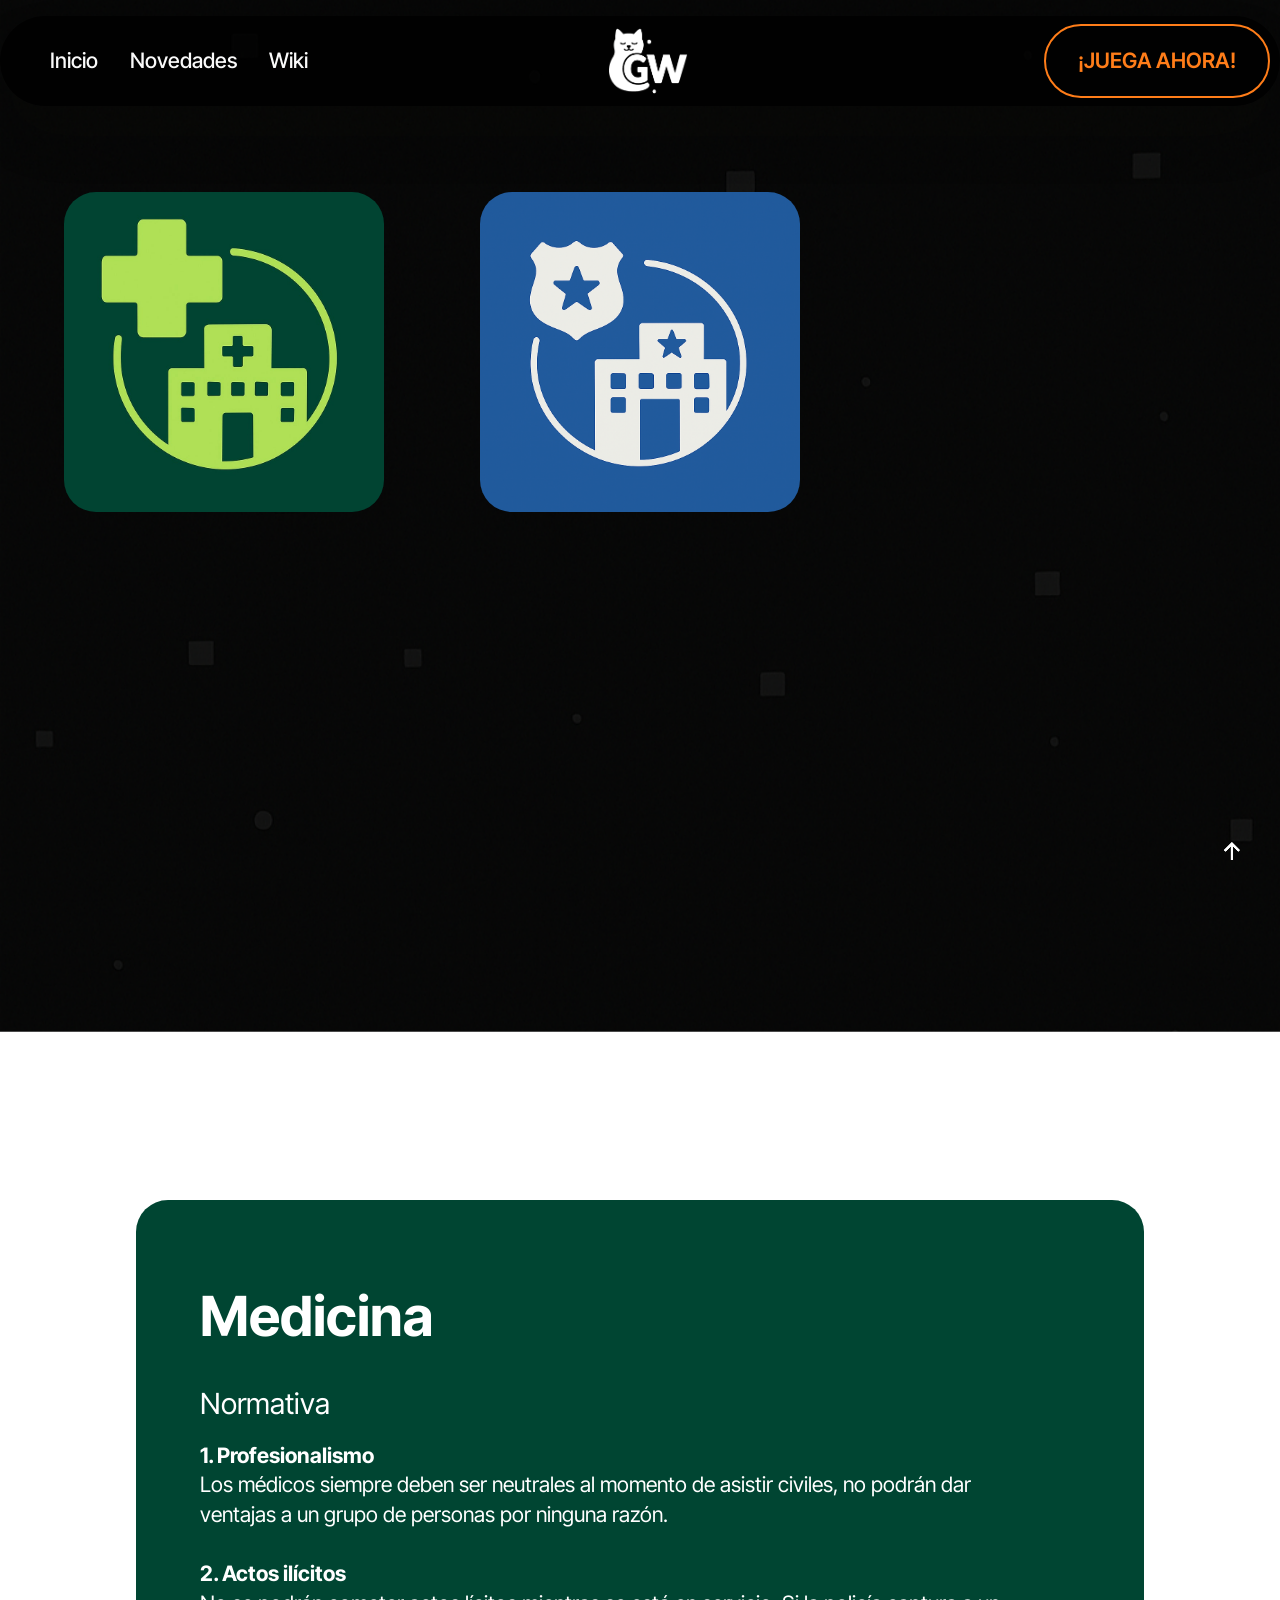
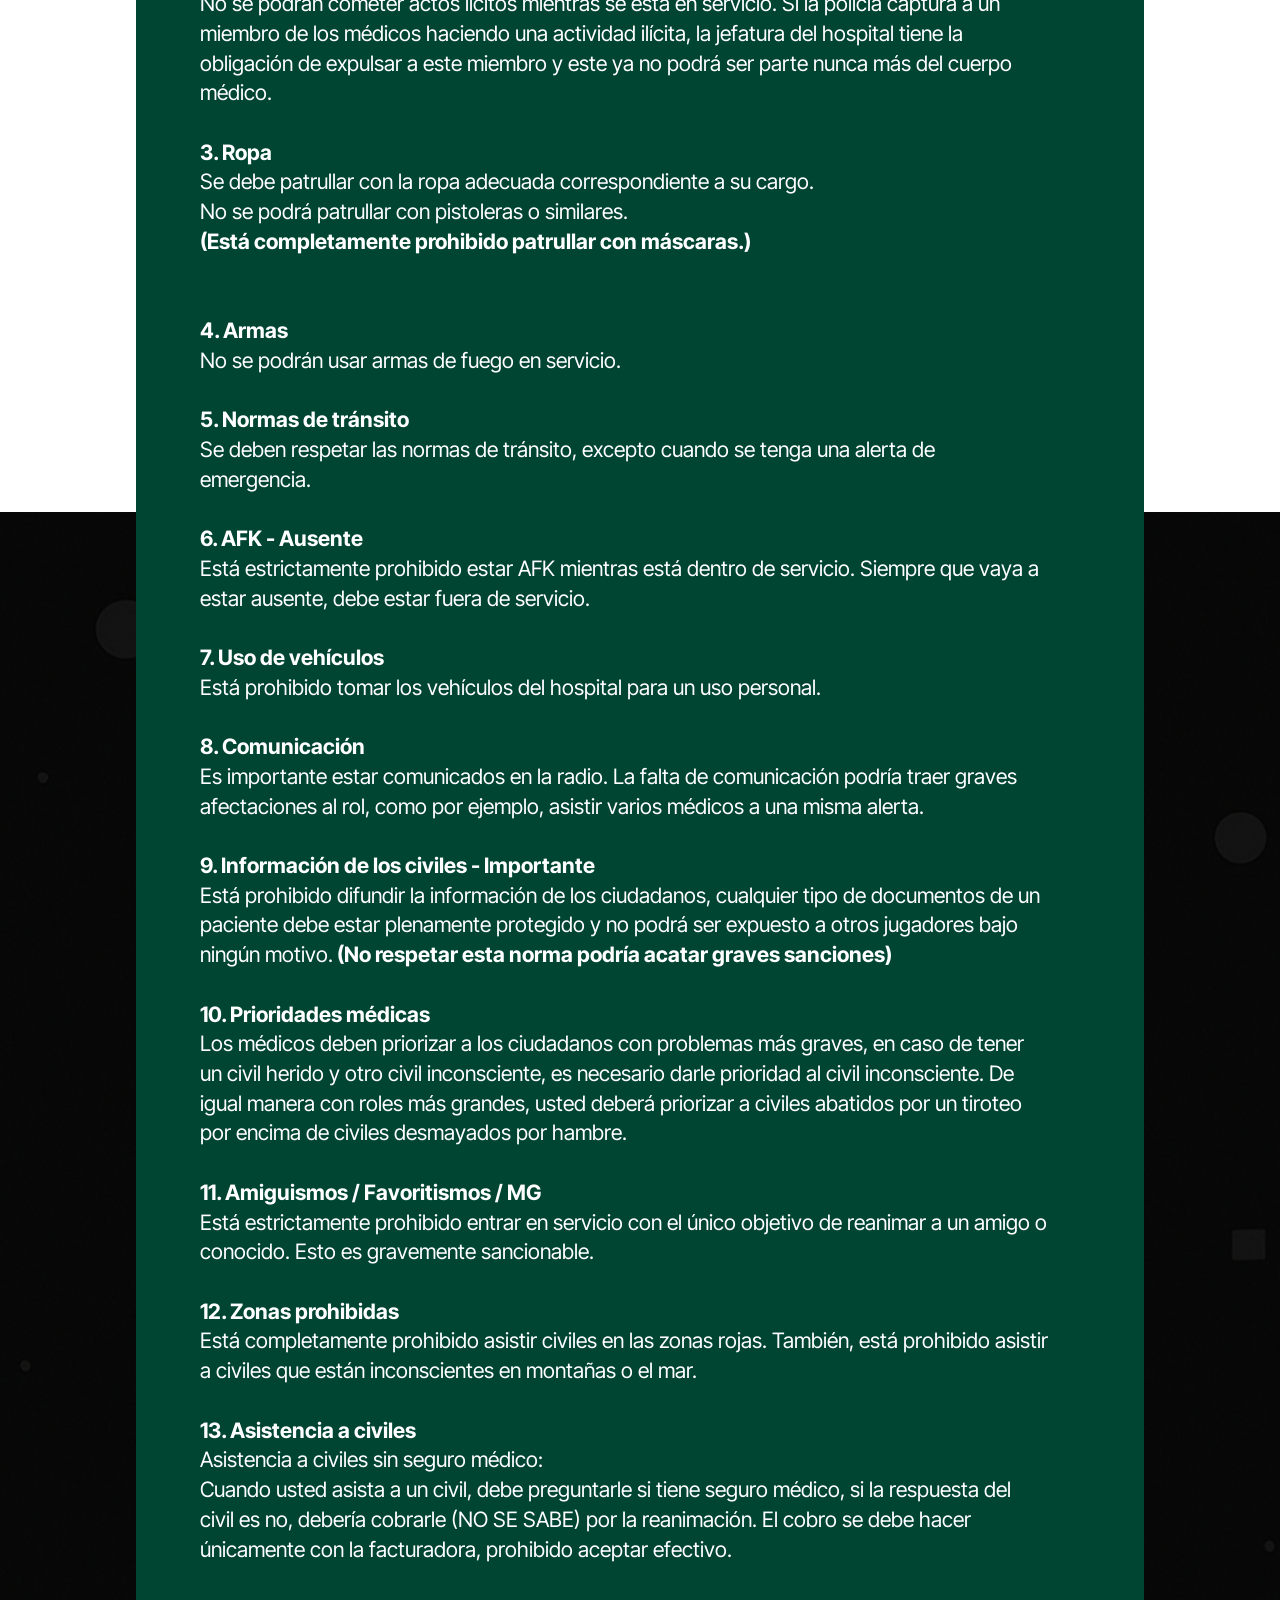
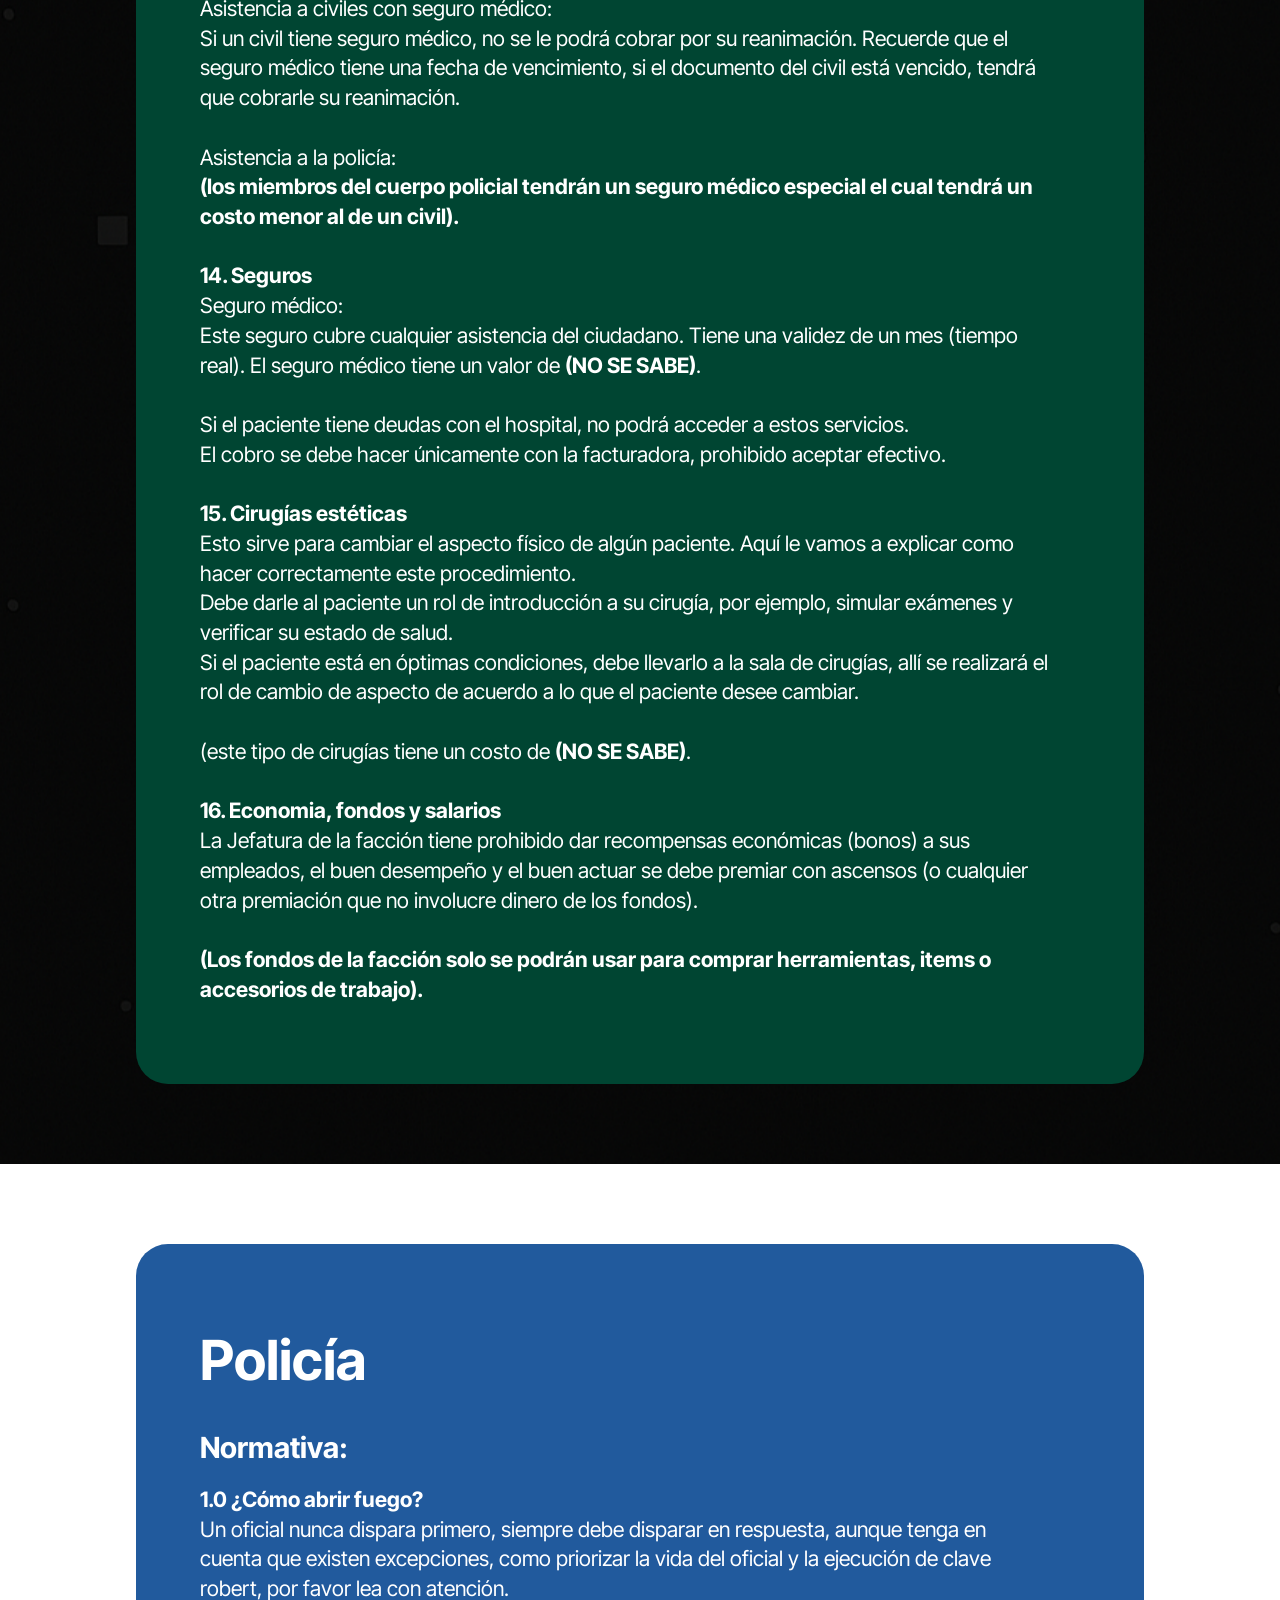
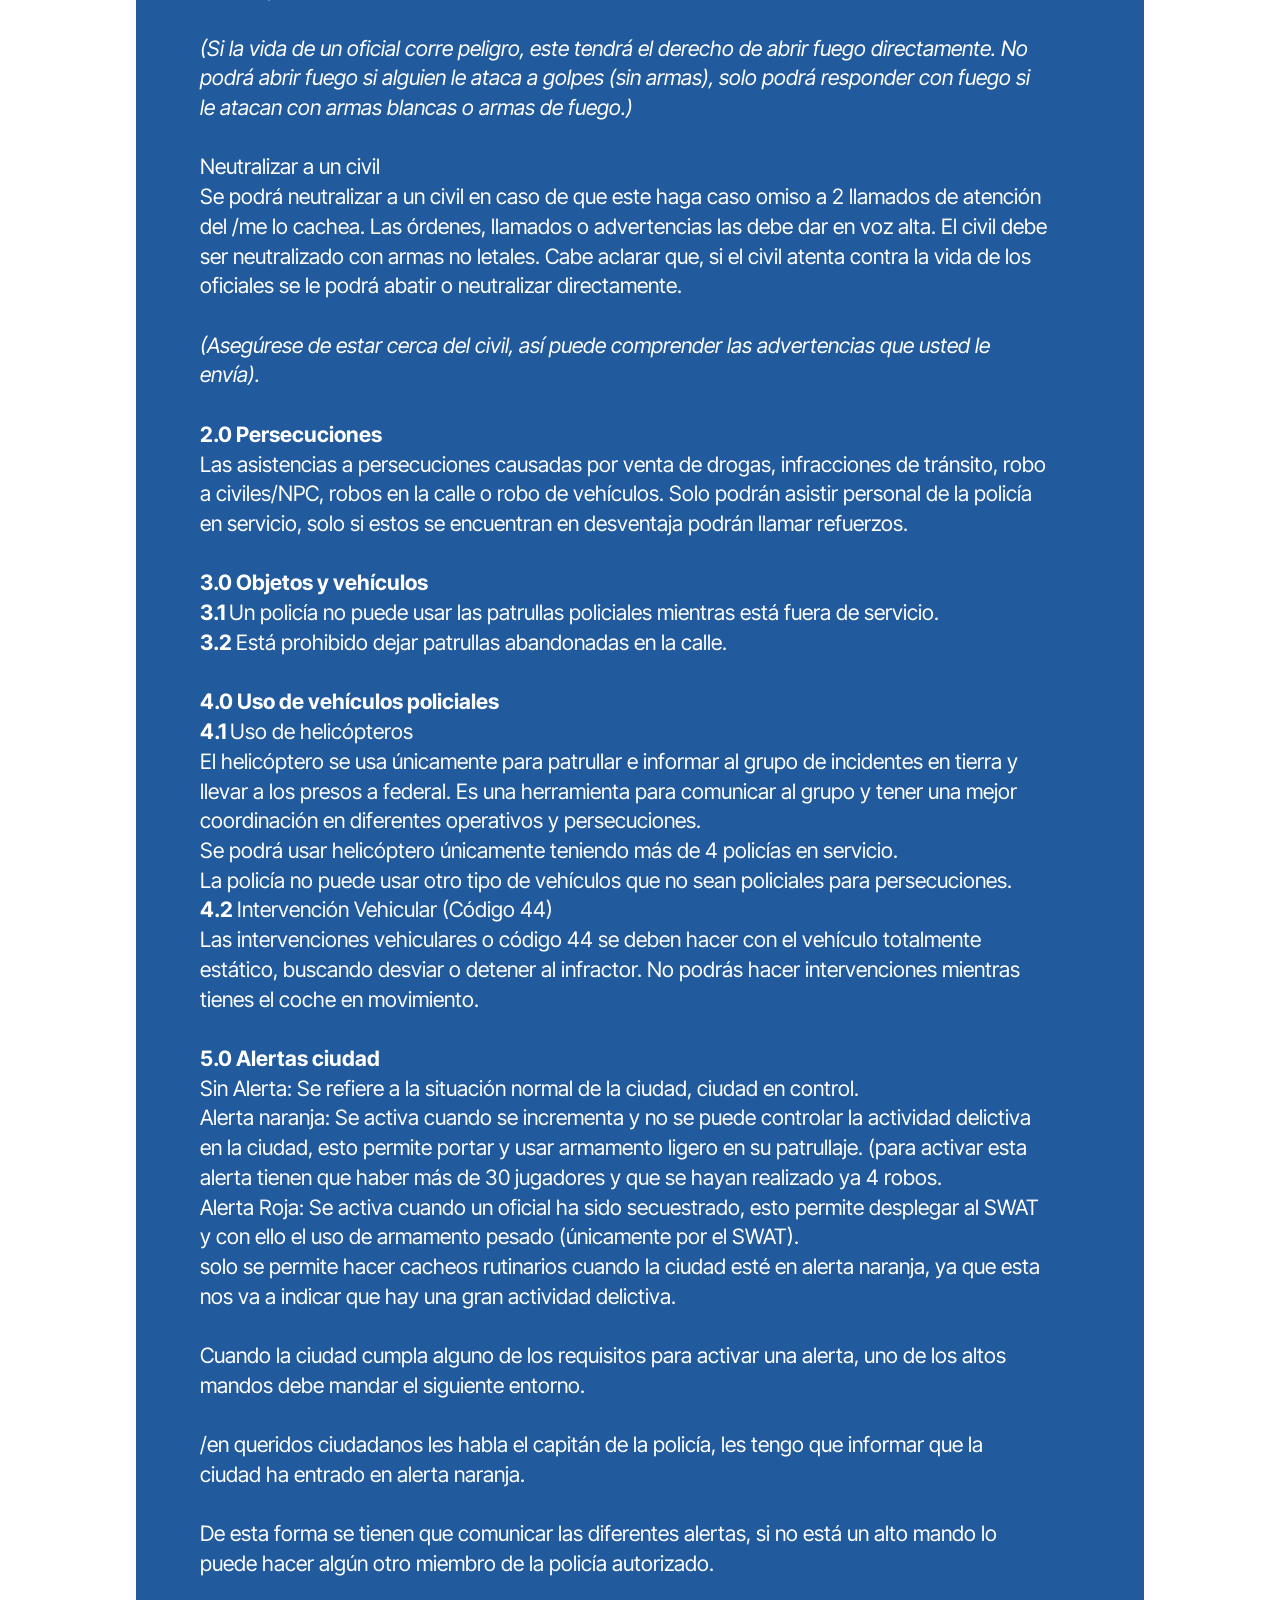
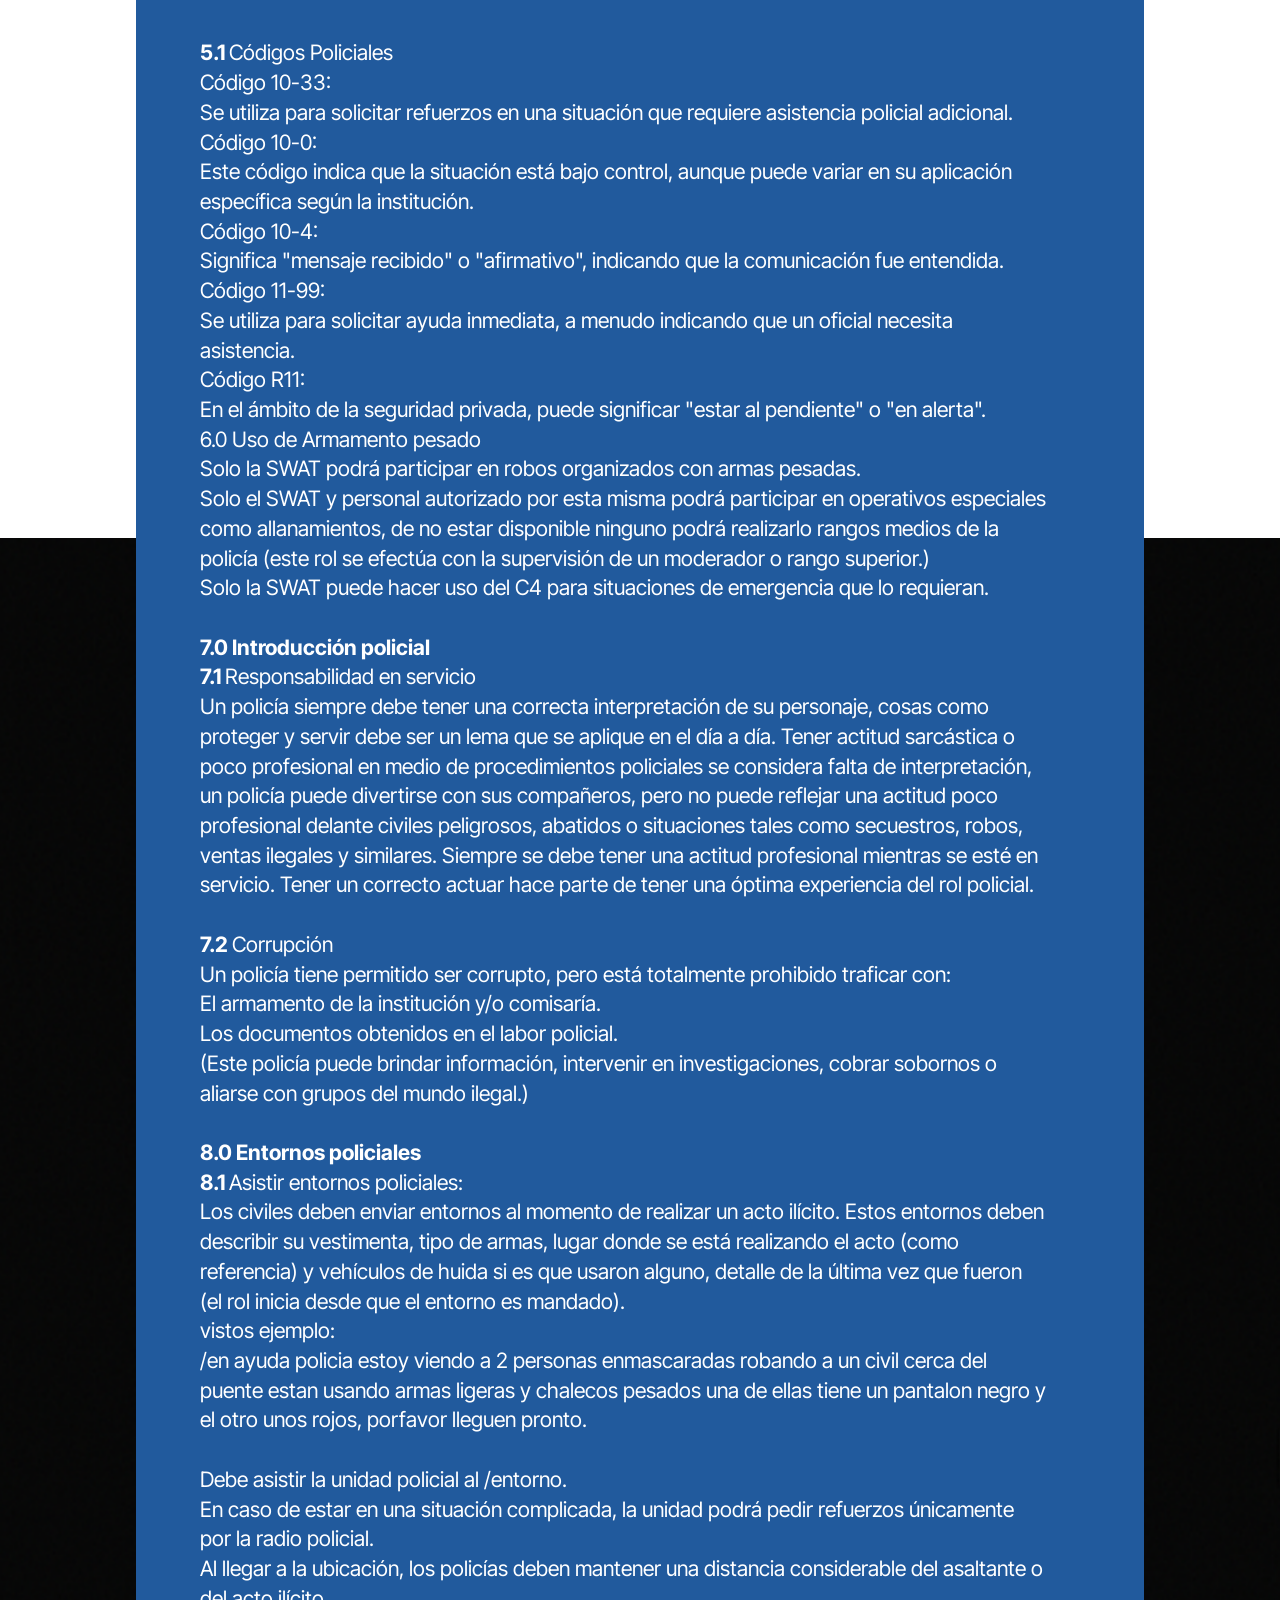
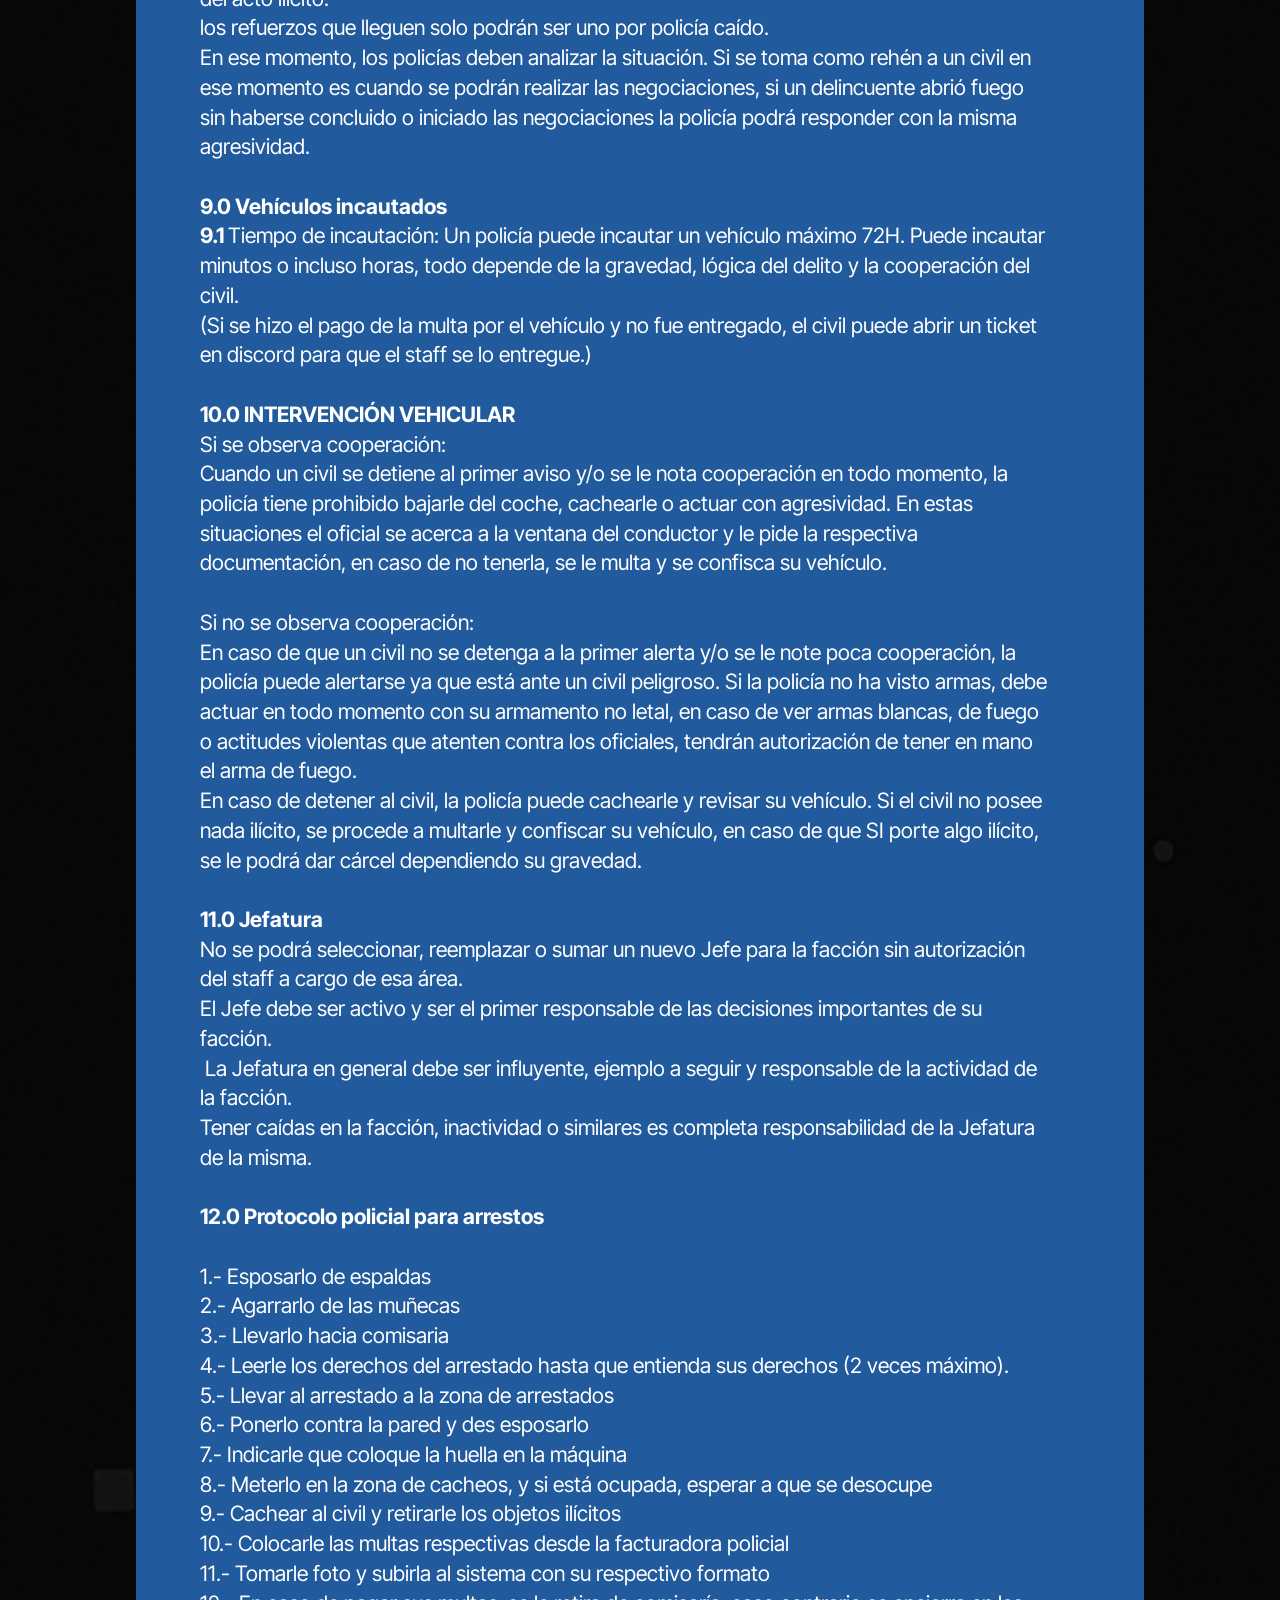
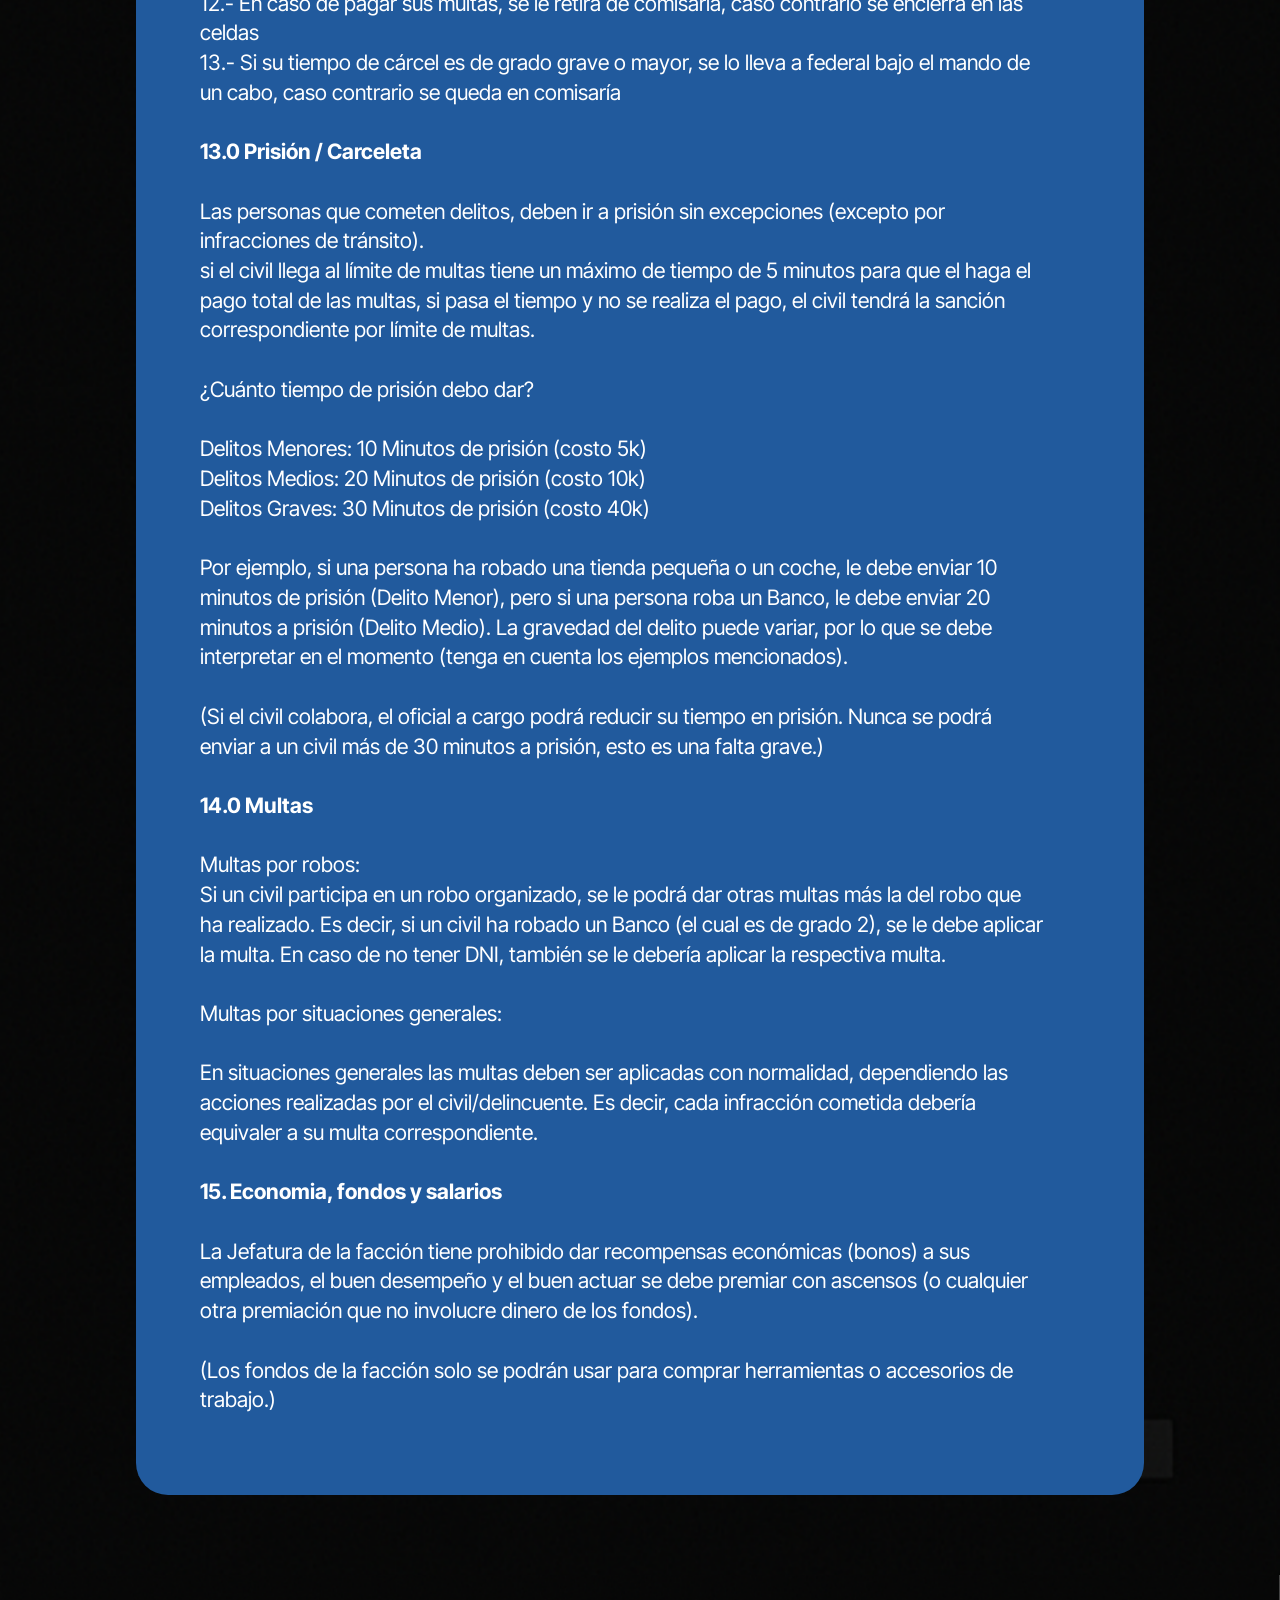
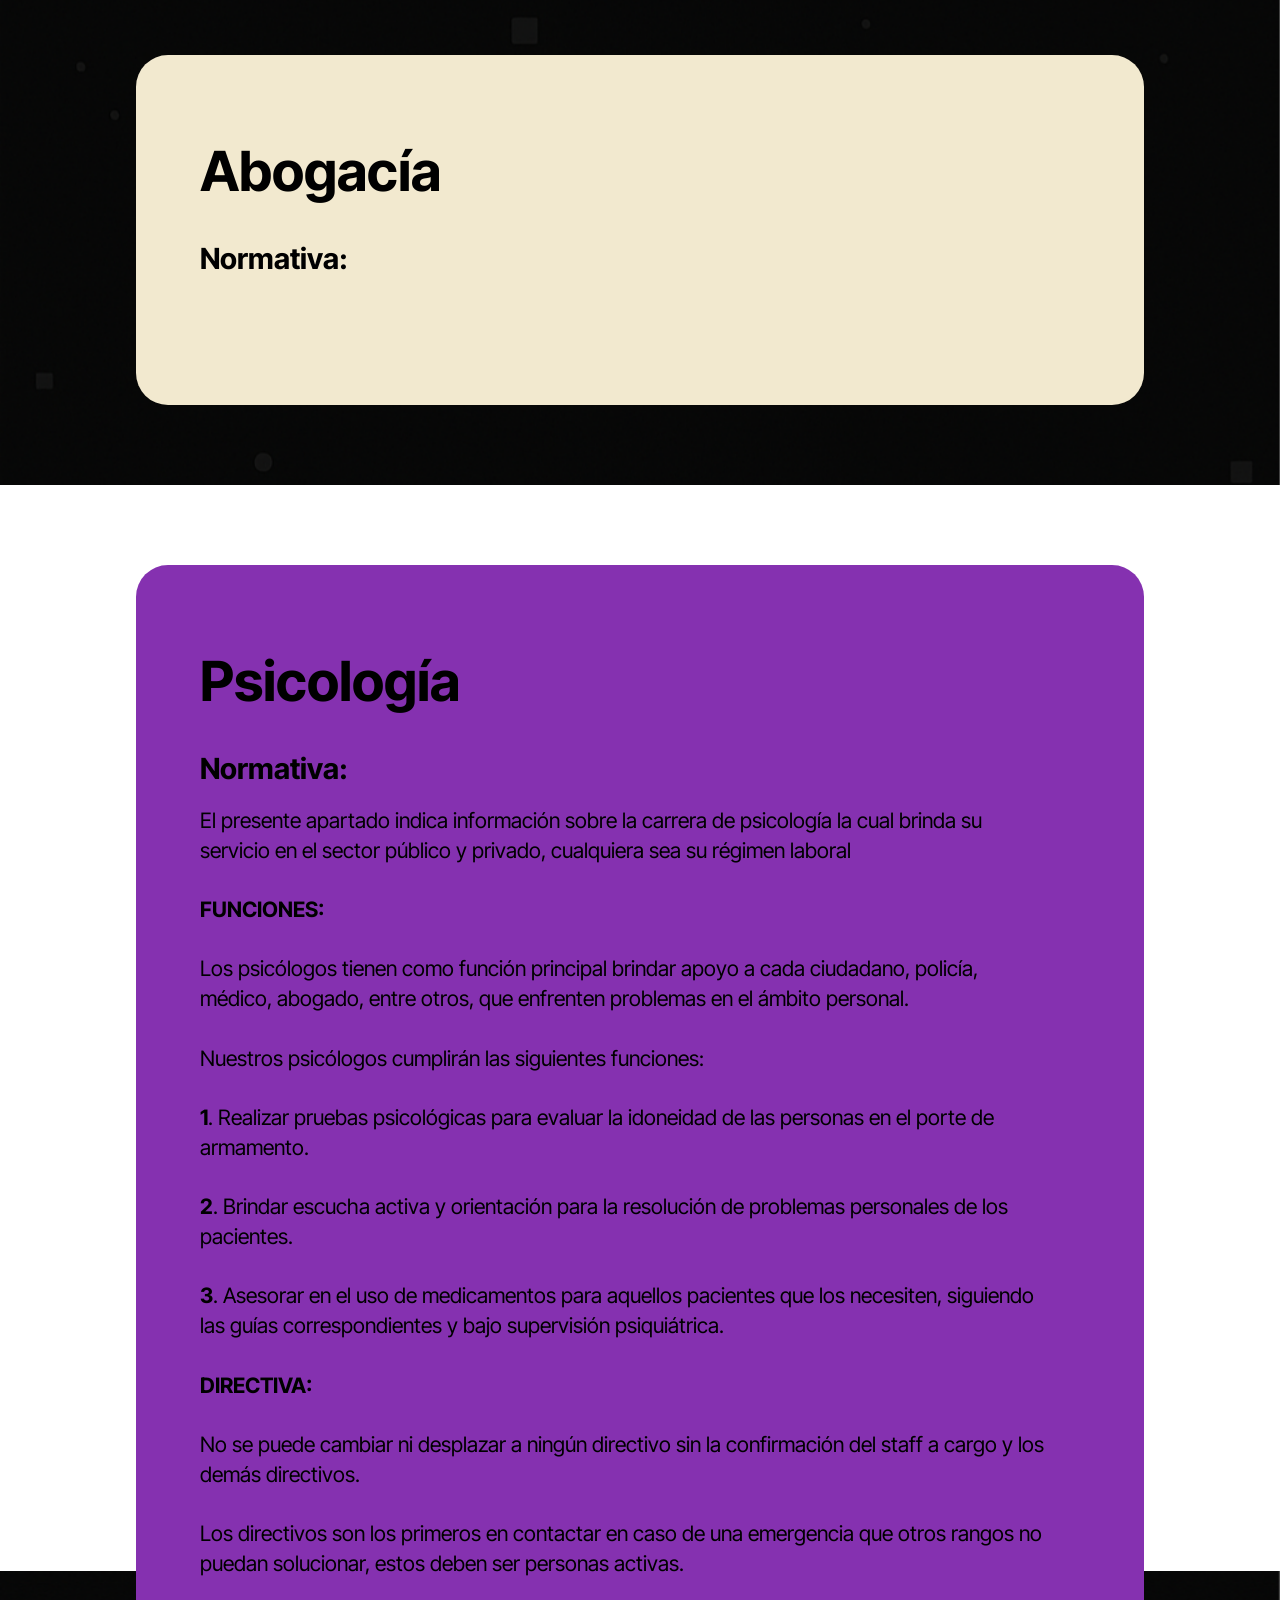
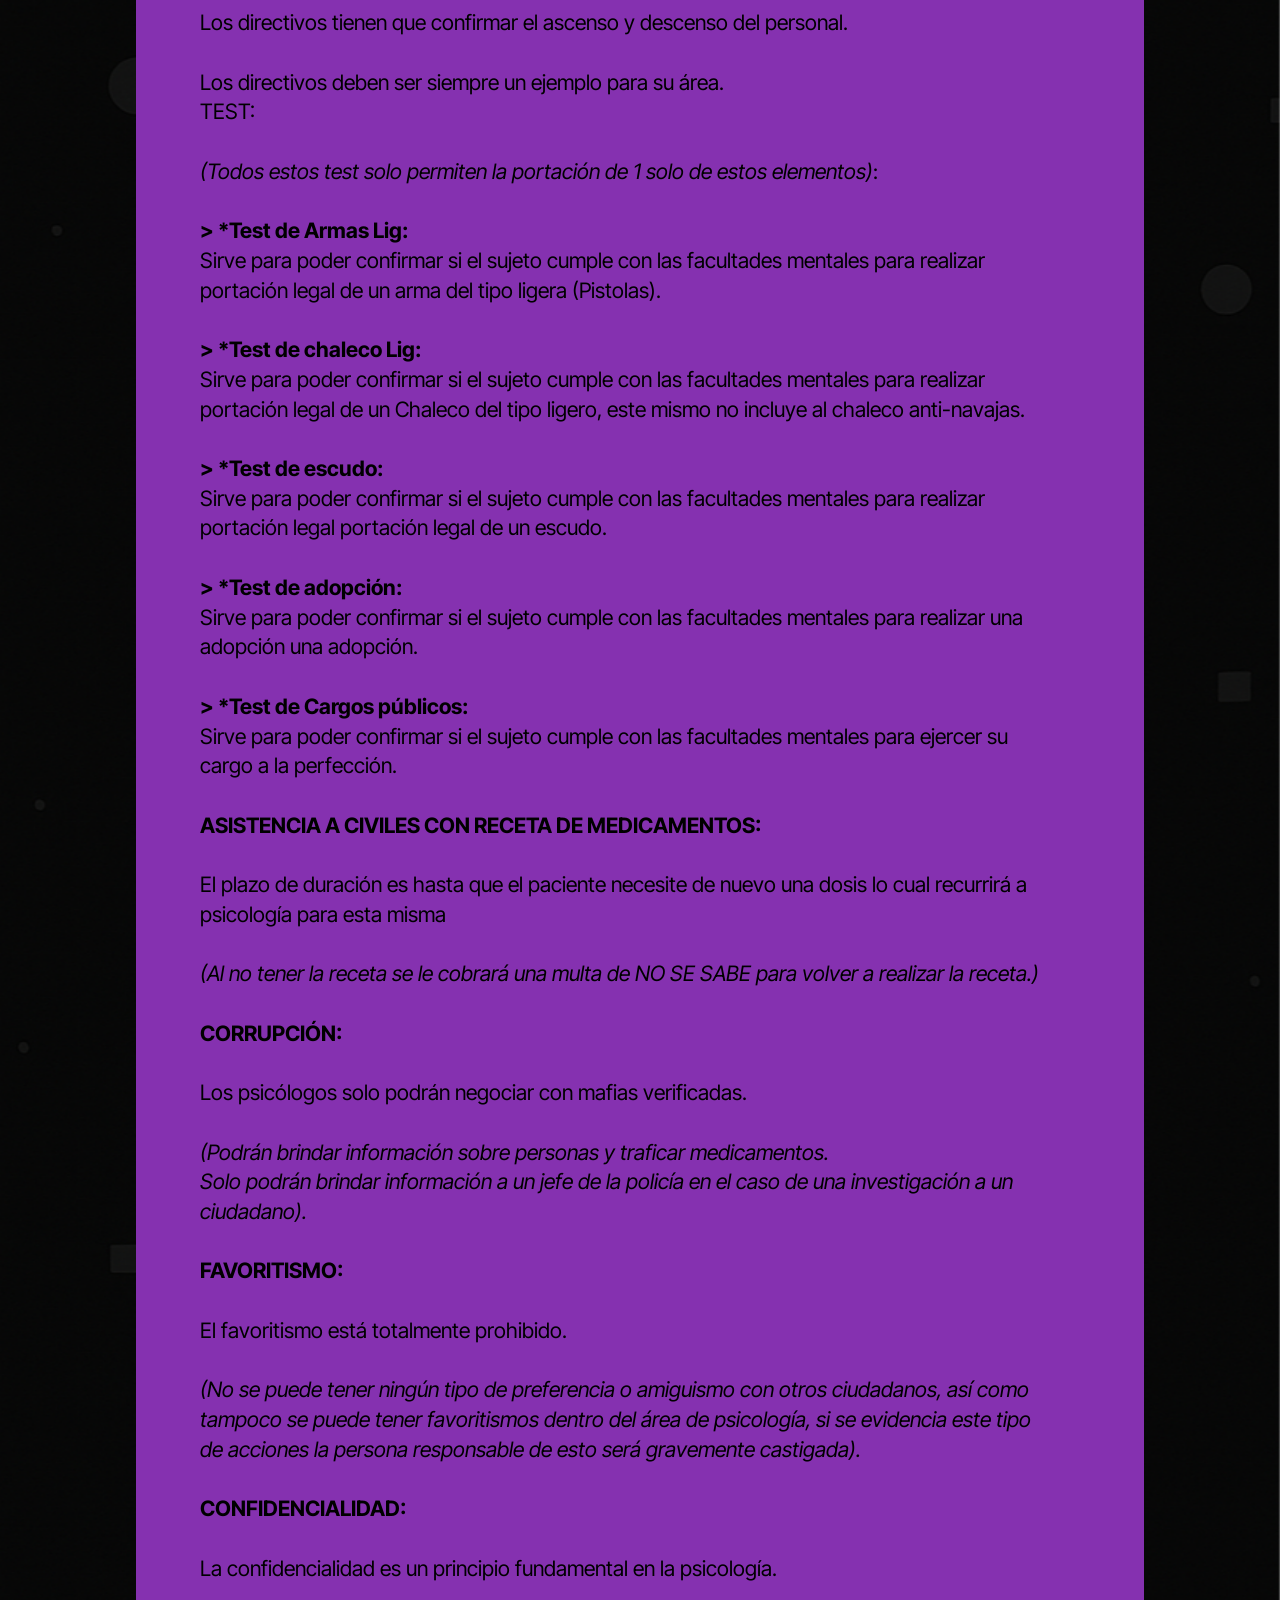
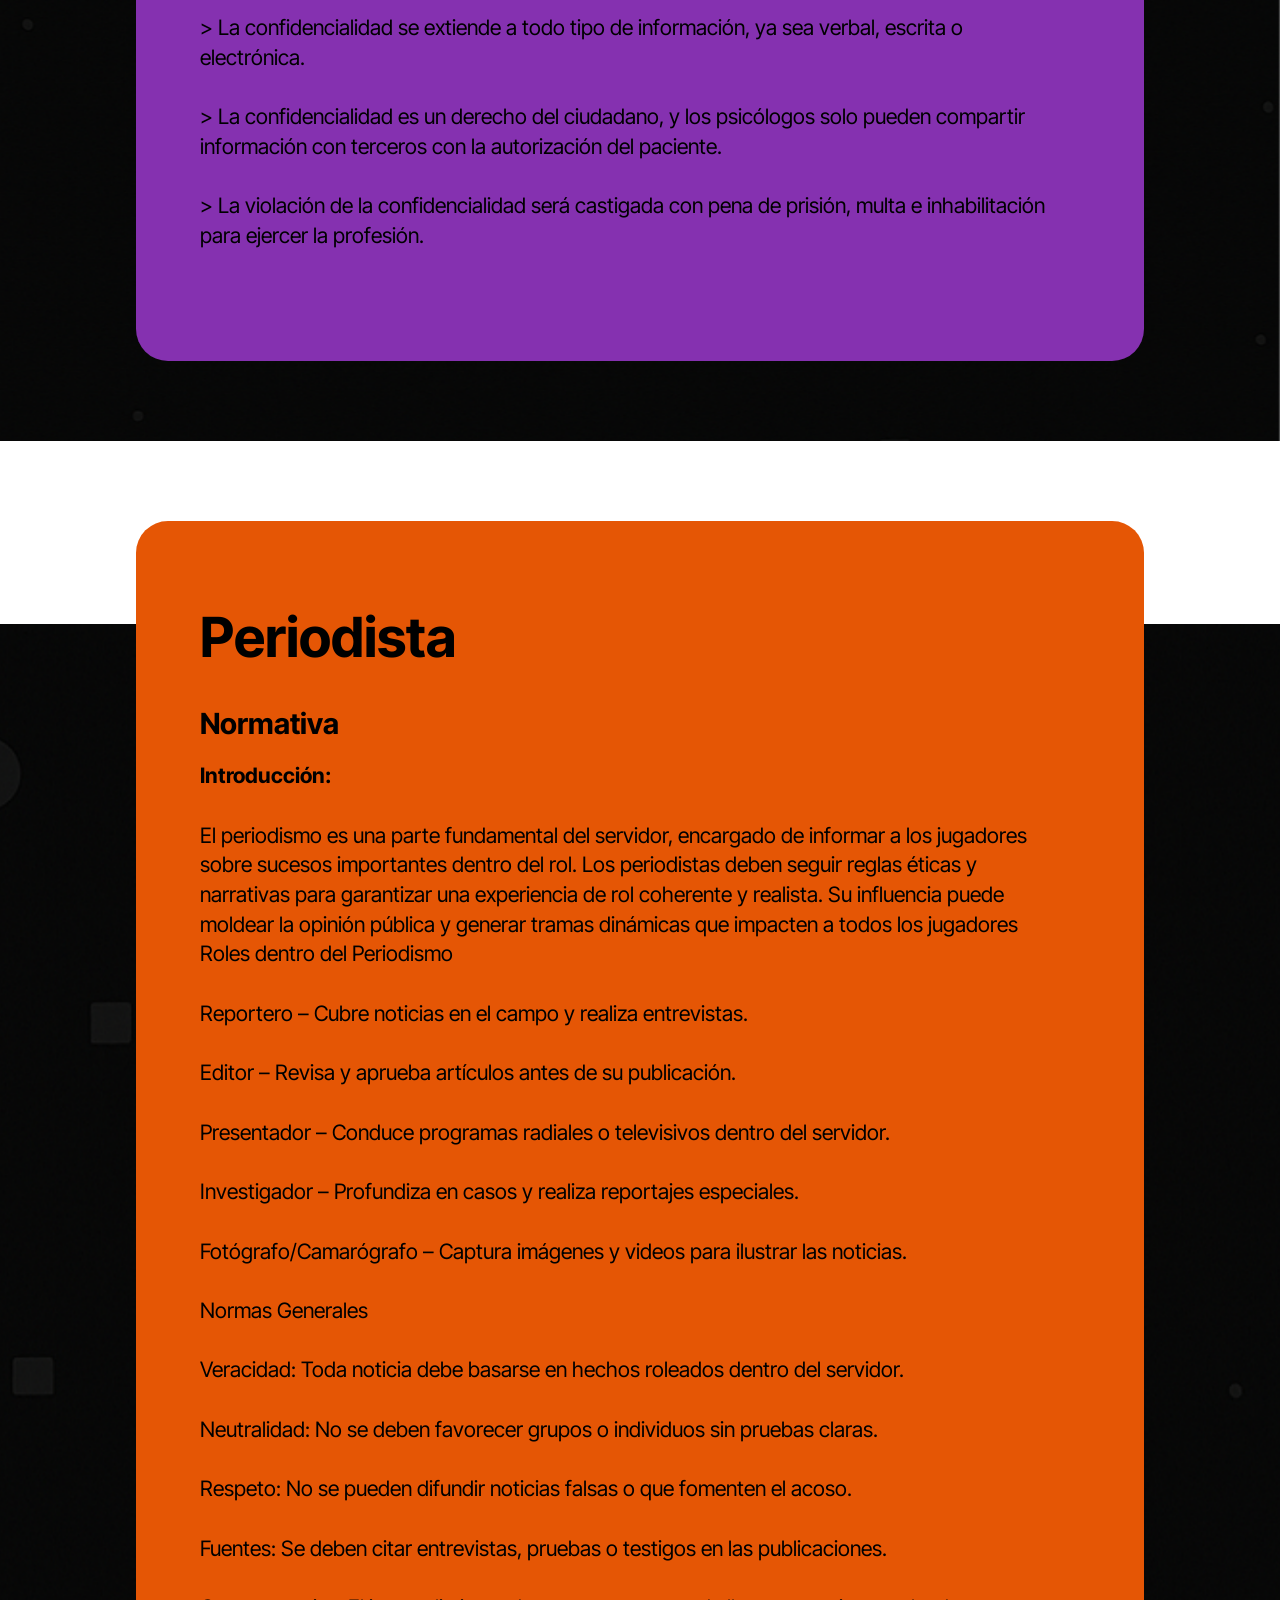
<file: wiki-rptrbj.html>
<!DOCTYPE html>
<html  >
<head>
  <!-- Site made with Mobirise Website Builder v6.0.6, https://mobirise.com -->
  <meta charset="UTF-8">
  <meta http-equiv="X-UA-Compatible" content="IE=edge">
  <meta name="generator" content="Mobirise v6.0.6, mobirise.com">
  <meta name="viewport" content="width=device-width, initial-scale=1, minimum-scale=1">
  <link rel="shortcut icon" href="assets/images/logo4-354x354.png" type="image/x-icon">
  <meta name="description" content="">
  
  
  <title>Trabajos RP | GatitosWorld</title>
  <link rel="stylesheet" href="assets/web/assets/mobirise-icons2/mobirise2.css">
  <link rel="stylesheet" href="assets/bootstrap/css/bootstrap.min.css">
  <link rel="stylesheet" href="assets/bootstrap/css/bootstrap-grid.min.css">
  <link rel="stylesheet" href="assets/bootstrap/css/bootstrap-reboot.min.css">
  <link rel="stylesheet" href="assets/parallax/jarallax.css">
  <link rel="stylesheet" href="assets/animatecss/animate.css">
  <link rel="stylesheet" href="assets/dropdown/css/style.css">
  <link rel="stylesheet" href="assets/socicon/css/styles.css">
  <link rel="stylesheet" href="assets/theme/css/style.css">
  <link rel="preload" href="https://fonts.googleapis.com/css?family=Inter+Tight:100,200,300,400,500,600,700,800,900,100i,200i,300i,400i,500i,600i,700i,800i,900i&display=swap" as="style" onload="this.onload=null;this.rel='stylesheet'">
  <noscript><link rel="stylesheet" href="https://fonts.googleapis.com/css?family=Inter+Tight:100,200,300,400,500,600,700,800,900,100i,200i,300i,400i,500i,600i,700i,800i,900i&display=swap"></noscript>
  <link rel="preload" as="style" href="assets/mobirise/css/mbr-additional.css?v=B0izqt"><link rel="stylesheet" href="assets/mobirise/css/mbr-additional.css?v=B0izqt" type="text/css">

  
  
  
</head>
<body>
  
  <section data-bs-version="5.1" class="menu menu3 cid-uS7L4TeZXZ" once="menu" id="menu03-35">
	

	<nav class="navbar navbar-dropdown navbar-fixed-top navbar-expand-lg">
		<div class="container">
			<div class="navbar-brand">
				<span class="navbar-logo">
					<a href="inicio.html">
						<img src="assets/images/logo4-354x354.png" alt="GW" style="height: 5rem;">
					</a>
				</span>
				
			</div>
			<button class="navbar-toggler" type="button" data-toggle="collapse" data-bs-toggle="collapse" data-target="#navbarSupportedContent" data-bs-target="#navbarSupportedContent" aria-controls="navbarNavAltMarkup" aria-expanded="false" aria-label="Toggle navigation">
				<div class="hamburger">
					<span></span>
					<span></span>
					<span></span>
					<span></span>
				</div>
			</button>
			<div class="collapse navbar-collapse" id="navbarSupportedContent">
				<ul class="navbar-nav nav-dropdown" data-app-modern-menu="true"><li class="nav-item">
						<a class="nav-link link text-white text-primary display-4" href="inicio.html">Inicio</a>
					</li>
					<li class="nav-item">
						<a class="nav-link link show text-white text-primary display-4" href="novedades.html" aria-expanded="false">Novedades</a>
					</li>
					<li class="nav-item">
						<a class="nav-link link text-white text-primary display-4" href="wiki.html">Wiki</a>
					</li></ul>
				
				<div class="navbar-buttons mbr-section-btn"><a class="btn btn-primary-outline display-4" href="https://discord.gg/gatitos" target="_blank">¡JUEGA AHORA!</a></div>
			</div>
		</div>
	</nav>
</section>

<section data-bs-version="5.1" class="clients2 cid-uS0RnLN51G mbr-parallax-background" id="clients02-2w">
  

  
  

  <div class="container-fluid">
    <!-- Primera fila: 3 tarjetas -->
    <div class="row justify-content-center gx-2 gy-3">
      <div class="col-sm-6 col-lg-4 card">
        <div class="card-wrap card1">
          <div class="content-wrap">
            <div class="mbr-section-btn card-btn align-center"><a class="btn btn-white display-7" href="#article07-2x">Medico</a></div>
          </div>
        </div>
      </div>

      <div class="col-sm-6 col-lg-4 card">
        <div class="card-wrap card2">
          <div class="content-wrap">
            <div class="mbr-section-btn card-btn align-center"><a class="btn btn-white" href="#article07-2y">Policia</a></div>
          </div>
        </div>
      </div>

      <div class="col-sm-6 col-lg-4 card">
        <div class="card-wrap card3">
          <div class="content-wrap">
            <div class="mbr-section-btn card-btn align-center">
              <a class="btn btn-white" href="#article07-2z">Abogacía</a>
            </div>
          </div>
        </div>
      </div>
    </div>

    <!-- Segunda fila: 2 tarjetas -->
    <div class="row justify-content-center gx-2 gy-3">
      <div class="col-sm-6 col-lg-4 card">
        <div class="card-wrap card4">
          <div class="content-wrap">
            <div class="mbr-section-btn card-btn align-center">
              <a class="btn btn-white" href="#article07-30">Psicologo</a>
            </div>
          </div>
        </div>
      </div>

      <div class="col-sm-6 col-lg-4 card">
        <div class="card-wrap card5">
          <div class="content-wrap">
            <div class="mbr-section-btn card-btn align-center"><a class="btn btn-white" href="page6.html#article07-31">Periodista</a></div>
          </div>
        </div>
      </div>
    </div>
  </div>

  <a href="#top" class="back-to-top" aria-label="Ir arriba">↑</a>
</section>

<section data-bs-version="5.1" class="article07 cid-uS0UNuIrgG mbr-parallax-background" id="article07-2x">
  

  
  
  <div class="container">
    <div class="row justify-content-center">
      <div class="card col-md-12 col-lg-10">
        <div class="card-wrapper">
          <h3 class="card-title mbr-fonts-style mbr-white mt-3 mb-4 display-2"><strong>Medicina</strong></h3>
          <div class="row card-box align-left">
            <div class="item features-without-image col-12">
              <div class="item-wrapper">
                <h4 class="mbr-section-subtitle mbr-fonts-style mb-3 display-5">Normativa</h4>
                <p class="mbr-text mbr-fonts-style display-7"><strong>1. Profesionalismo
</strong><br> Los médicos siempre deben ser neutrales al momento de asistir civiles, no podrán dar ventajas a un grupo de personas por ninguna razón.
<br>
<br><strong> 2. Actos ilícitos
<br></strong> No se podrán cometer actos lícitos mientras se está en servicio. Si la policía captura a un miembro de los médicos haciendo una actividad ilícita, la jefatura del hospital tiene la obligación de expulsar a este miembro y este ya no podrá ser parte nunca más del cuerpo médico.
<br>
<br><strong>3. Ropa
<br></strong>Se debe patrullar con la ropa adecuada correspondiente a su cargo. 
<br>No se podrá patrullar con pistoleras o similares.
<br><strong>(Está completamente prohibido patrullar con máscaras.)
</strong><br>
<br>
<br><strong>4. Armas 
</strong><br>No se podrán usar armas de fuego en servicio.
<br>
<br><strong>5. Normas de tránsito 
</strong><br>Se deben respetar las normas de tránsito, excepto cuando se tenga una alerta de emergencia.
<br>
<br><strong>6. AFK - Ausente
</strong><br>Está estrictamente prohibido estar AFK mientras está dentro de servicio. Siempre que vaya a estar ausente, debe estar fuera de servicio.
<br>
<br><strong>7. Uso de vehículos
</strong><br> Está prohibido tomar los vehículos del hospital para un uso personal.
<br>
<br><strong>8. Comunicación
</strong><br>Es importante estar comunicados en la radio. La falta de comunicación podría traer graves afectaciones al rol, como por ejemplo, asistir varios médicos a una misma alerta.
<br>
<br><strong>9. Información de los civiles - Importante 
</strong><br>Está prohibido difundir la información de los ciudadanos, cualquier tipo de documentos de un paciente debe estar plenamente protegido y no podrá ser expuesto a otros jugadores bajo ningún motivo.<strong> (No respetar esta norma podría acatar graves sanciones)
</strong><br>
<br><strong>10. Prioridades médicas 
</strong><br>Los médicos deben priorizar a los ciudadanos con problemas más graves, en caso de tener un civil herido y otro civil inconsciente, es necesario darle prioridad al civil inconsciente. De igual manera con roles más grandes, usted deberá priorizar a civiles abatidos por un tiroteo por encima de civiles desmayados por hambre.
<br>
<br><strong>11. Amiguismos /  Favoritismos / MG 
</strong><br>Está estrictamente prohibido entrar en servicio con el único objetivo de reanimar a un amigo o conocido. Esto es gravemente sancionable.<br>
<br><strong>12. Zonas prohibidas 
</strong><br>Está completamente prohibido asistir civiles en las zonas rojas. También, está prohibido asistir a civiles que están inconscientes en montañas o el mar.
<br>
<br><strong>13. Asistencia a civiles 
</strong><br>Asistencia a civiles sin seguro médico: 
<br>Cuando usted asista a un civil, debe preguntarle si tiene seguro médico, si la respuesta del civil es no, debería cobrarle (NO SE SABE) por la reanimación. El cobro se debe hacer únicamente con la facturadora, prohibido aceptar efectivo. 
<br>
<br>Asistencia a civiles con seguro médico:
<br>Si un civil tiene seguro médico, no se le podrá cobrar por su reanimación. Recuerde que el seguro médico tiene una fecha de vencimiento, si el documento del civil está vencido, tendrá que cobrarle su reanimación.
<br>
<br>Asistencia a la policía:
<br><strong>(los miembros del cuerpo policial tendrán un seguro médico especial el cual tendrá un costo menor al de un civil).<br></strong>
<br><strong>14. Seguros 
</strong><br>Seguro médico:
<br>Este seguro cubre cualquier asistencia del ciudadano. Tiene una validez de un mes (tiempo real). El seguro médico tiene un valor de <strong>(NO SE SABE)</strong>.
<br>
<br>Si el paciente tiene deudas con el hospital, no podrá acceder a estos servicios. 
<br>El cobro se debe hacer únicamente con la facturadora, prohibido aceptar efectivo.
<br>
<br><strong>15. Cirugías estéticas 
</strong><br>Esto sirve para cambiar el aspecto físico de algún paciente. Aquí le vamos a explicar como hacer correctamente este procedimiento. 
<br>Debe darle al paciente un rol de introducción a su cirugía, por ejemplo, simular exámenes y verificar su estado de salud. 
<br>Si el paciente está en óptimas condiciones, debe llevarlo a la sala de cirugías, allí se realizará el rol de cambio de aspecto de acuerdo a lo que el paciente desee cambiar.
<br>
<br>(este tipo de cirugías tiene un costo de <strong>(NO SE SABE)</strong>.
<br>
<br><strong>16. Economia, fondos y salarios 
</strong><br>La Jefatura de la facción tiene prohibido dar recompensas económicas (bonos) a sus empleados, el buen desempeño y el buen actuar se debe premiar con ascensos (o cualquier otra premiación que no involucre dinero de los fondos).
<br>
<br><strong>(Los fondos de la facción solo se podrán usar para comprar herramientas, items o accesorios de trabajo).</strong><br></p>
              </div>
            </div>
            
            
            
          </div>
          
        </div>
      </div>
    </div>
  </div>
  <a href="#top" class="back-to-top" aria-label="Ir arriba">↑</a>
</section>

<section data-bs-version="5.1" class="article07 cid-uS0UO3zGAx mbr-parallax-background" id="article07-2y">
  

  
  
  <div class="container">
    <div class="row justify-content-center">
      <div class="card col-md-12 col-lg-10">
        <div class="card-wrapper">
          <h3 class="card-title mbr-fonts-style mbr-white mt-3 mb-4 display-2"><strong>Policía</strong></h3>
          <div class="row card-box align-left">
            <div class="item features-without-image col-12">
              <div class="item-wrapper">
                <h4 class="mbr-section-subtitle mbr-fonts-style mb-3 display-5"><strong>Normativa:</strong></h4>
                <p class="mbr-text mbr-fonts-style display-7"><strong>1.0 ¿Cómo abrir fuego?
</strong><br>Un oficial nunca dispara primero, siempre debe disparar en respuesta, aunque tenga en cuenta que existen excepciones, como priorizar la vida del oficial y la ejecución de clave robert, por favor lea con atención.
<br>
<br><em>(Si la vida de un oficial corre peligro, este tendrá el derecho de abrir fuego directamente. No podrá abrir fuego si alguien le ataca a golpes (sin armas), solo podrá responder con fuego si le atacan con armas blancas o armas de fuego.)
</em><br>
<br>Neutralizar a un civil
<br>Se podrá neutralizar a un civil en caso de que este haga caso omiso a 2 llamados de atención del /me lo cachea. Las órdenes, llamados o advertencias las debe dar en voz alta. El civil debe ser neutralizado con armas no letales. Cabe aclarar que, si el civil atenta contra la vida de los oficiales se le podrá abatir o neutralizar directamente.
<br>
<br><em>(Asegúrese de estar cerca del civil, así puede comprender las advertencias que usted le envía).<br></em><br><strong>2.0 Persecuciones
</strong><br>Las asistencias a persecuciones causadas por venta de drogas, infracciones de tránsito, robo a civiles/NPC, robos en la calle o robo de vehículos. Solo podrán asistir personal de la policía en servicio, solo si estos se encuentran en desventaja podrán llamar refuerzos.
<br>
<br><strong>3.0 Objetos y vehículos
<br>3.1 </strong>Un policía no puede usar las patrullas policiales mientras está fuera de servicio.
<br><strong>3.2 </strong>Está prohibido dejar patrullas abandonadas en la calle.
<br>
<br><strong>4.0 Uso de vehículos policiales
<br>4.1 </strong>Uso de helicópteros
<br>El helicóptero se usa únicamente para patrullar e informar al grupo de incidentes en tierra y llevar a los presos a federal. Es una herramienta para comunicar al grupo y tener una mejor coordinación en diferentes operativos y persecuciones.
<br>Se podrá usar helicóptero únicamente teniendo más de 4 policías en servicio.
<br>La policía no puede usar otro tipo de vehículos que no sean policiales para persecuciones.
<br><strong>4.2 </strong>Intervención Vehicular (Código 44)
<br>Las intervenciones vehiculares o código 44 se deben hacer con el vehículo totalmente estático, buscando desviar o detener al infractor. No podrás hacer intervenciones mientras tienes el coche en movimiento.
<br>
<br><strong>5.0 Alertas ciudad
<br></strong>Sin Alerta: Se refiere a la situación normal de la ciudad, ciudad en control.
<br>Alerta naranja: Se activa cuando se incrementa y no se puede controlar la actividad delictiva en la ciudad, esto permite portar y usar armamento ligero en su patrullaje. (para activar esta alerta tienen que haber más de 30 jugadores y que se hayan realizado ya 4 robos.
<br>Alerta Roja: Se activa cuando un oficial ha sido secuestrado, esto permite desplegar al SWAT y con ello el uso de armamento pesado (únicamente por el SWAT).
<br>solo se permite hacer cacheos rutinarios cuando la ciudad esté en alerta naranja, ya que esta nos va a indicar que hay una gran actividad delictiva.
<br>
<br>Cuando la ciudad cumpla alguno de los requisitos para activar una alerta, uno de los altos mandos debe mandar el siguiente entorno.
<br>
<br>/en queridos ciudadanos les habla el capitán de la policía, les tengo que informar que la ciudad ha entrado en alerta naranja.
<br>
<br>De esta forma se tienen que comunicar las diferentes alertas, si no está un alto mando lo puede hacer algún otro miembro de la policía autorizado.
<br>
<br>
<br><strong>5.1 </strong>Códigos Policiales
<br>Código 10-33:
<br>Se utiliza para solicitar refuerzos en una situación que requiere asistencia policial adicional.
<br>Código 10-0:
<br>Este código indica que la situación está bajo control, aunque puede variar en su aplicación específica según la institución.
<br>Código 10-4:
<br>Significa "mensaje recibido" o "afirmativo", indicando que la comunicación fue entendida.
<br>Código 11-99:
<br>Se utiliza para solicitar ayuda inmediata, a menudo indicando que un oficial necesita asistencia.
<br>Código R11:
<br>En el ámbito de la seguridad privada, puede significar "estar al pendiente" o "en alerta".
<br>6.0 Uso de Armamento pesado
<br>Solo la SWAT podrá participar en robos organizados con armas pesadas.
<br>Solo el SWAT y personal autorizado por esta misma podrá participar en operativos especiales como allanamientos, de no estar disponible ninguno podrá realizarlo rangos medios de la policía (este rol se efectúa con la supervisión de un moderador o rango superior.)
<br>Solo la SWAT puede hacer uso del C4 para situaciones de emergencia que lo requieran.
<br>
<br><strong>7.0&nbsp;Introducción policial
<br>7.1 </strong>Responsabilidad en servicio
<br>Un policía siempre debe tener una correcta interpretación de su personaje, cosas como proteger y servir debe ser un lema que se aplique en el día a día. Tener actitud sarcástica o poco profesional en medio de procedimientos policiales se considera falta de interpretación, un policía puede divertirse con sus compañeros, pero no puede reflejar una actitud poco profesional delante civiles peligrosos, abatidos o situaciones tales como secuestros, robos, ventas ilegales y similares. Siempre se debe tener una actitud profesional mientras se esté en servicio. Tener un correcto actuar hace parte de tener una óptima experiencia del rol policial.
<br>
<br><strong>7.2 </strong>Corrupción
<br>Un policía tiene permitido ser corrupto, pero está totalmente prohibido traficar con:
<br>El armamento de la institución y/o comisaría.
<br>Los documentos obtenidos en el labor policial.
<br>(Este policía puede brindar información, intervenir en investigaciones, cobrar sobornos o aliarse con grupos del mundo ilegal.)
<br>
<br><strong>8.0 Entornos policiales
<br>8.1 </strong>Asistir entornos policiales:
<br>Los civiles deben enviar entornos al momento de realizar un acto ilícito. Estos entornos deben describir su vestimenta, tipo de armas, lugar donde se está realizando el acto (como referencia) y vehículos de huida si es que usaron alguno, detalle de la última vez que fueron
<br>(el rol inicia desde que el entorno es mandado).
<br>vistos ejemplo:
<br>/en ayuda policia estoy viendo a 2 personas enmascaradas robando a un civil cerca del puente estan usando armas ligeras y chalecos pesados una de ellas tiene un pantalon negro y el otro unos rojos, porfavor lleguen pronto.
<br>
<br>Debe asistir la unidad policial al /entorno.
<br>En caso de estar en una situación complicada, la unidad podrá pedir refuerzos únicamente por la radio policial.
<br>Al llegar a la ubicación, los policías deben mantener una distancia considerable del asaltante o del acto ilícito.
<br>los refuerzos que lleguen solo podrán ser uno por policía caído.
<br>En ese momento, los policías deben analizar la situación. Si se toma como rehén a un civil en ese momento es cuando se podrán realizar las negociaciones, si un delincuente abrió fuego sin haberse concluido o iniciado las negociaciones la policía podrá responder con la misma agresividad.
<br>
<br><strong>9.0 Vehículos incautados
<br>9.1 </strong>Tiempo de incautación: Un policía puede incautar un vehículo máximo 72H. Puede incautar minutos o incluso horas, todo depende de la gravedad, lógica del delito y la cooperación del civil.
<br>(Si se hizo el pago de la multa por el vehículo y no fue entregado, el civil puede abrir un ticket en discord para que el staff se lo entregue.)
<br>
<br><strong>10.0 INTERVENCIÓN VEHICULAR
<br></strong>Si se observa cooperación:
<br>Cuando un civil se detiene al primer aviso y/o se le nota cooperación en todo momento, la policía tiene prohibido bajarle del coche, cachearle o actuar con agresividad. En estas situaciones el oficial se acerca a la ventana del conductor y le pide la respectiva documentación, en caso de no tenerla, se le multa y se confisca su vehículo.
<br>
<br>Si no se observa cooperación:
<br>En caso de que un civil no se detenga a la primer alerta y/o se le note poca cooperación, la policía puede alertarse ya que está ante un civil peligroso. Si la policía no ha visto armas, debe actuar en todo momento con su armamento no letal, en caso de ver armas blancas, de fuego o actitudes violentas que atenten contra los oficiales, tendrán autorización de tener en mano el arma de fuego.
<br>En caso de detener al civil, la policía puede cachearle y revisar su vehículo. Si el civil no posee nada ilícito, se procede a multarle y confiscar su vehículo, en caso de que SI porte algo ilícito, se le podrá dar cárcel dependiendo su gravedad.
<br>
<br><strong>11.0 Jefatura
<br></strong>No se podrá seleccionar, reemplazar o sumar un nuevo Jefe para la facción sin autorización del staff a cargo de esa área.
<br>El Jefe debe ser activo y ser el primer responsable de las decisiones importantes de su facción.
<br>​ La Jefatura en general debe ser influyente, ejemplo a seguir y responsable de la actividad de la facción.
<br>Tener caídas en la facción, inactividad o similares es completa responsabilidad de la Jefatura de la misma.
<br>
<br><strong>12.0 Protocolo policial para arrestos
<br></strong>
<br>1.- Esposarlo de espaldas
<br>2.- Agarrarlo de las muñecas
<br>3.- Llevarlo hacia comisaria
<br>4.- Leerle los derechos del arrestado hasta que entienda sus derechos (2 veces máximo).
<br>5.- Llevar al arrestado a la zona de arrestados
<br>6.- Ponerlo contra la pared y des esposarlo
<br>7.- Indicarle que coloque la huella en la máquina
<br>8.- Meterlo en la zona de cacheos, y si está ocupada, esperar a que se desocupe
<br>9.- Cachear al civil y retirarle los objetos ilícitos
<br>10.- Colocarle las multas respectivas desde la facturadora policial
<br>11.- Tomarle foto y subirla al sistema con su respectivo formato
<br>12.- En caso de pagar sus multas, se le retira de comisaría, caso contrario se encierra en las celdas
<br>13.- Si su tiempo de cárcel es de grado grave o mayor, se lo lleva a federal bajo el mando de un cabo, caso contrario se queda en comisaría
<br>
<br><strong>13.0 Prisión / Carceleta
<br></strong>
<br>Las personas que cometen delitos, deben ir a prisión sin excepciones (excepto por infracciones de tránsito).
<br>si el civil llega al límite de multas tiene un máximo de tiempo de 5 minutos para que el haga el pago total de las multas, si pasa el tiempo y no se realiza el pago, el civil tendrá la sanción correspondiente por límite de multas.
<br>
<br>¿Cuánto tiempo de prisión debo dar?
<br>
<br>Delitos Menores: 10 Minutos de prisión (costo 5k)
<br>Delitos Medios: 20 Minutos de prisión (costo 10k)
<br>Delitos Graves: 30 Minutos de prisión (costo 40k)
<br>
<br>Por ejemplo, si una persona ha robado una tienda pequeña o un coche, le debe enviar 10 minutos de prisión (Delito Menor), pero si una persona roba un Banco, le debe enviar 20 minutos a prisión (Delito Medio). La gravedad del delito puede variar, por lo que se debe interpretar en el momento (tenga en cuenta los ejemplos mencionados).
<br>
<br>(Si el civil colabora, el oficial a cargo podrá reducir su tiempo en prisión. Nunca se podrá enviar a un civil más de 30 minutos a prisión, esto es una falta grave.)
<br>
<br><strong>14.0 Multas
<br></strong>
<br>Multas por robos:
<br>Si un civil participa en un robo organizado, se le podrá dar otras multas más la del robo que ha realizado. Es decir, si un civil ha robado un Banco (el cual es de grado 2), se le debe aplicar la multa. En caso de no tener DNI, también se le debería aplicar la respectiva multa.
<br>
<br>Multas por situaciones generales:
<br>
<br>En situaciones generales las multas deben ser aplicadas con normalidad, dependiendo las acciones realizadas por el civil/delincuente. Es decir, cada infracción cometida debería equivaler a su multa correspondiente.
<br>
<br><strong>15. Economia, fondos y salarios
<br></strong>
<br>La Jefatura de la facción tiene prohibido dar recompensas económicas (bonos) a sus empleados, el buen desempeño y el buen actuar se debe premiar con ascensos (o cualquier otra premiación que no involucre dinero de los fondos).
<br>
<br>(Los fondos de la facción solo se podrán usar para comprar herramientas o accesorios de trabajo.)&nbsp;</p>
              </div>
            </div>
            
            
            
          </div>
          
        </div>
      </div>
    </div>
  </div>
  <a href="#top" class="back-to-top" aria-label="Ir arriba">↑</a>
</section>

<section data-bs-version="5.1" class="article07 cid-uS0UOgQy0f mbr-parallax-background" id="article07-2z">
  

  
  
  <div class="container">
    <div class="row justify-content-center">
      <div class="card col-md-12 col-lg-10">
        <div class="card-wrapper">
          <h3 class="card-title mbr-fonts-style mbr-white mt-3 mb-4 display-2"><strong>Abogacía</strong></h3>
          <div class="row card-box align-left">
            <div class="item features-without-image col-12">
              <div class="item-wrapper">
                <h4 class="mbr-section-subtitle mbr-fonts-style mb-3 display-5"><strong>Normativa:</strong></h4>
                <p class="mbr-text mbr-fonts-style display-7"><br></p>
              </div>
            </div>
            
            
            
          </div>
          
        </div>
      </div>
    </div>
  </div>
  <a href="#top" class="back-to-top" aria-label="Ir arriba">↑</a>
</section>

<section data-bs-version="5.1" class="article07 cid-uS0UOHOJRS mbr-parallax-background" id="article07-30">
  

  
  
  <div class="container">
    <div class="row justify-content-center">
      <div class="card col-md-12 col-lg-10">
        <div class="card-wrapper">
          <h3 class="card-title mbr-fonts-style mbr-white mt-3 mb-4 display-2"><strong>Psicología</strong></h3>
          <div class="row card-box align-left">
            <div class="item features-without-image col-12 active">
              <div class="item-wrapper">
                <h4 class="mbr-section-subtitle mbr-fonts-style mb-3 display-5"><strong>Normativa:</strong></h4>
                <p class="mbr-text mbr-fonts-style display-7">El presente apartado indica información sobre la carrera de psicología la cual brinda su servicio en el sector público y privado, cualquiera sea su régimen laboral
<br>
<br><strong>FUNCIONES:</strong><br><strong>
</strong><br>Los psicólogos tienen como función principal brindar apoyo a cada ciudadano, policía, médico, abogado, entre otros, que enfrenten problemas en el ámbito personal.<br>
<br>Nuestros psicólogos cumplirán las siguientes funciones:<br>
<br><strong> 1</strong>. Realizar pruebas psicológicas para evaluar la idoneidad de las personas en el porte de armamento.<br><br><strong>2</strong>. Brindar escucha activa y orientación para la resolución de problemas personales de los pacientes.<br>
<br><strong>3</strong>. Asesorar en el uso de medicamentos para aquellos pacientes que los necesiten, siguiendo las guías correspondientes y bajo supervisión psiquiátrica.
<br>
<br><strong>DIRECTIVA:</strong><br><strong>
<br></strong>No se puede cambiar ni desplazar a ningún directivo sin la confirmación del staff a cargo y los demás directivos.<br>
<br>Los directivos son los primeros en contactar en caso de una emergencia que otros rangos no puedan solucionar, estos deben ser personas activas.<br>
<br>Los directivos tienen que confirmar el ascenso y descenso del personal.<br>
<br>Los directivos deben ser siempre un ejemplo para su área.
<br>TEST:<br>
<br><em>(Todos estos test solo permiten la portación de 1 solo de estos elementos)</em>:
<br>
<br><strong>&gt; *Test de Armas Lig:
</strong><br>Sirve para poder confirmar si el sujeto cumple con las facultades mentales para realizar portación legal de un arma del tipo ligera (Pistolas).
<br>
<br><strong>&gt; *Test de chaleco Lig:
</strong><br>Sirve para poder confirmar si el sujeto cumple con las facultades mentales para realizar portación legal de un Chaleco del tipo ligero, este mismo no incluye al chaleco anti-navajas.
<br>
<br><strong>&gt; *Test de escudo:
</strong><br>Sirve para poder confirmar si el sujeto cumple con las facultades mentales para realizar portación legal  portación legal de un escudo.
<br><br><strong>&gt; *Test de adopción:
</strong><br>Sirve para poder confirmar si el sujeto cumple con las facultades mentales para realizar una adopción una adopción.
<br>
<br><strong>&gt; *Test de Cargos públicos:
</strong><br>Sirve para poder confirmar si el sujeto cumple con las facultades mentales para ejercer su cargo a la perfección.
<br>
<br><strong>ASISTENCIA A CIVILES CON RECETA DE MEDICAMENTOS:</strong><br><strong>
</strong><br>El plazo de duración es hasta que el paciente necesite de nuevo una dosis lo cual recurrirá a psicología para esta misma<br>
<br><em>(Al no tener la receta se le cobrará una multa de NO SE SABE para volver a realizar la receta.)</em><br>
<br><strong>CORRUPCIÓN:</strong><br><strong>
</strong><br>Los psicólogos solo podrán negociar con mafias verificadas.<br>
<br><em style="">(Podrán brindar información sobre personas y traficar medicamentos.
<br>Solo podrán brindar información a un jefe de la policía en el caso de una investigación a un ciudadano).</em><br>                    
<br><strong>FAVORITISMO:</strong><br><strong>
</strong><br>El favoritismo está totalmente prohibido.<br>
<br><em>(No se puede tener ningún tipo de preferencia o amiguismo con otros ciudadanos, así como tampoco se puede tener favoritismos dentro del área de psicología, si se evidencia este tipo de acciones la persona responsable de esto será gravemente castigada).</em><br>
<br><strong>CONFIDENCIALIDAD:</strong><br><strong>
<br></strong>La confidencialidad es un principio fundamental en la psicología.
<br>
<br>&gt; La confidencialidad se extiende a todo tipo de información, ya sea verbal, escrita o electrónica.
<br>
<br>&gt; La confidencialidad es un derecho del ciudadano, y los psicólogos solo pueden compartir información con terceros con la autorización del paciente.
<br>
<br>&gt; La violación de la confidencialidad será castigada con pena de prisión, multa e inhabilitación para ejercer la profesión.
<br>
<br></p>
              </div>
            </div>
            
            
            
          </div>
          
        </div>
      </div>
    </div>
  </div>
  <a href="#top" class="back-to-top" aria-label="Ir arriba">↑</a>
</section>

<section data-bs-version="5.1" class="article07 cid-uS7rzMHmis mbr-parallax-background" id="article07-31">
  

  
  
  <div class="container">
    <div class="row justify-content-center">
      <div class="card col-md-12 col-lg-10">
        <div class="card-wrapper">
          <h3 class="card-title mbr-fonts-style mbr-white mt-3 mb-4 display-2"><strong>Periodista</strong></h3>
          <div class="row card-box align-left">
            <div class="item features-without-image col-12 active">
              <div class="item-wrapper">
                <h4 class="mbr-section-subtitle mbr-fonts-style mb-3 display-5"><strong>Normativa</strong></h4>
                <p class="mbr-text mbr-fonts-style display-7"><strong>Introducción:</strong><br><strong>
</strong><br> El periodismo es una parte fundamental del servidor, encargado de informar a los jugadores sobre sucesos importantes dentro del rol. Los periodistas deben seguir reglas éticas y narrativas para garantizar una experiencia de rol coherente y realista. Su influencia puede moldear la opinión pública y generar tramas dinámicas que impacten a todos los jugadores  Roles dentro del Periodismo<br>
<br>Reportero – Cubre noticias en el campo y realiza entrevistas.<br>
<br>Editor – Revisa y aprueba artículos antes de su publicación.<br>
<br>Presentador – Conduce programas radiales o televisivos dentro del servidor.<br>
<br>Investigador – Profundiza en casos y realiza reportajes especiales.<br>
<br>Fotógrafo/Camarógrafo – Captura imágenes y videos para ilustrar las noticias.<br>
<br> Normas Generales<br>
<br>Veracidad: Toda noticia debe basarse en hechos roleados dentro del servidor.<br>
<br>Neutralidad: No se deben favorecer grupos o individuos sin pruebas claras.<br>
<br>Respeto: No se pueden difundir noticias falsas o que fomenten el acoso.<br>
<br>Fuentes: Se deben citar entrevistas, pruebas o testigos en las publicaciones.<br>
<br>Consecuencias: El incumplimiento de estas normas puede llevar a sanciones roleadas o administrativas.<br>
<br><strong> Requisitos
</strong><br>Tener más de 14 años (OOC Y IC)
<br>No tener antecedentes
<br>Conocerse la mayoría de la ciudad
<br>Tener conocimiento base de las reglas del rol
<br>Ser una cuenta verificada
<br>
<br>
<br>
<br> Interacción con Otras Áreas 
<br>
<br><strong> Psicología</strong><br><strong>
</strong><br> • Los psicólogos pueden analizar el impacto de la prensa en la sociedad del servidor.<br> 
<br>• Los periodistas pueden entrevistar a psicólogos para artículos sobre salud mental y comportamiento en el mundo roleplay.<br>  
<br><strong>Comisaría</strong><br>
<br> • Los periodistas pueden cubrir casos policiales, pero solo con información oficial de la comisaría.<br> 
<br>• Se permite la investigación periodística, pero sin interferir con las investigaciones policiales. 
<br> Medicina<br> 
<br>• Se pueden cubrir noticias sobre emergencias, epidemias o avances médicos en el rol.<br> 
<br>• Los periodistas deben respetar la privacidad de los pacientes y no pueden divulgar información médica sin autorización roleada. 
<br> Juzgado<br>
<br> • Los reporteros pueden asistir a juicios y cubrirlos en vivo, pero sin alterar el proceso judicial.<br> 
<br>• Se debe evitar el sensacionalismo y la manipulación de la información legal.<br> 
<br> Formatos de Publicación
<br>Periódico Digital <em>(en Discord o foro del servidor)</em>.
<br>Noticias en Carteles o Libros dentro del juego.
<br>Programas Radiales o de TV <em>(usando Discord, YouTube o Twitch)</em>.
<br>Reportajes Fotográficos o Documentales <em>(capturas de pantalla y clips del servidor)</em>.
<br> Código de Conducta para Periodistas
<br> ✔ Mantener la ética y el profesionalismo en todas las coberturas. 
<br>✔ No inventar historias ni alterar información. 
<br>✔ No obstaculizar roles de otras áreas con prácticas invasivas. 
<br>✔ Respetar las normas del servidor y su ambientación.
<br>
<br><strong>Entornos: 
<br></strong> Asistir a entornos policiales 
<br>• Los periodistas podrán asistir a grabar y hacer documentales de los robos y tiroteos siempre y cuando se encuentren en servicio y tiendo una distancia de al menos 9 bloques que es la distancia adecuada que les permitirá escuchar y grabar lo que pasa , tanto los policías y pandilleros no podrán atentar contra su vida y tendrán la opción de terminado el enfrentamiento acercarse al reportero y decir unas palabras frente a la cámara generando vídeos controversiales y polémicos De igual forma no se podrán retirar cámaras ni eliminar grabaciones con el fin de favorecerse o encubrirse de algún hecho ya documentado
<br>
<br>
<br><strong> Reportaje en juicios 
<br></strong>• Más aún que no se puedan grabar los juicios los periodistas podrán esperar en la parte de afuera de los juzgados en donde Interceptaron a los implicados y sus abogados en donde podrán responder a las preguntas que les hagan para una introspección sobre el caso a suceder 
<br>
<br>Nueva Forma de hacer oficial los sucesos
<br>
<br>
<br><strong>Matrimonio Feliz 
<br></strong>•Los jugadores después de haber sido oficialmente casados por un abogado deben dirigirse al Periodismo con su acta matrimonial para que un periodista lo revise y puedan publicarlo en el periódico dejando el registro público de que son una pareja casada El costo será de (NO SE SABE ) equivale a un apartado en el periódico adjuntando los nombres de las personas junto a una foto de la feliz pareja 
<br>
<br>
<br><strong>Feliz Divorcio 
<br></strong>•Los jugadores después de haber sido oficialmente divorciados por un abogado deben dirigirse al Periodismo con su acta de divorcio para que un periodista lo revise y puedan publicarlo en el periódico dejando el registro público de que son una pareja divorciada El costo será de (NO SE SABE) equivale a un apartado en el periódico adjuntando los nombres de las personas junto a una foto de las personas divorciadas anunciando su separación 
<br>
<br><strong>¿Muerto o no Muerto? 
<br></strong>
<br>
<br>• Las personas que ya tengan estipulado hacerse un (ck) deberán ir al edificio de Periodismo solicitando una “cita previa” en la cual dejará los datos del lugar , hora y fecha de donde sucederá un posible acontecimiento así el periodista asignado puede estar presente al momento de ser cometido el acto y poder hacer oficial la muerte del jugador El costo será de 50k Incluye nombre del jugador , como sucedieron los hechos y una foto del difunto
<br>De igual forma los policías podrían avisarle a los periodistas cuando se va a realizar un ck policial en el cual el periodista junto a los policías dirigirse al lugar donde se realizará y tomar todos los datos correspondientes junto a una foto del criminal esto no tendrá ningún costo
<br>
<br>
<br>De esta forma será una forma de oficializar e informar al público cuando sucedieron matrimonios, divorcios o muertes generando impacto y polémica en la ciudad
<br>
<br></p>
              </div>
            </div>
            
            
            
          </div>
          
        </div>
      </div>
    </div>
  </div>
  <a href="#top" class="back-to-top" aria-label="Ir arriba">↑</a>
</section><section class="display-7" style="padding: 0;align-items: center;justify-content: center;flex-wrap: wrap;    align-content: center;display: flex;position: relative;height: 4rem;"><a href="https://mobiri.se/4066391" style="flex: 1 1;height: 4rem;position: absolute;width: 100%;z-index: 1;"><img alt="" style="height: 4rem;" src="[data-uri]"></a><p style="margin: 0;text-align: center;" class="display-7">&#8204;</p><a style="z-index:1" href="https://mobirise.com/builder/ai-website-creator.html">Free AI Website Creator</a></section><script src="assets/bootstrap/js/bootstrap.bundle.min.js"></script>  <script src="assets/parallax/jarallax.js"></script>  <script src="assets/smoothscroll/smooth-scroll.js"></script>  <script src="assets/ytplayer/index.js"></script>  <script src="assets/dropdown/js/navbar-dropdown.js"></script>  <script src="assets/theme/js/script.js"></script>  
  
  
  <input name="animation" type="hidden">
  </body>
</html>
</file>
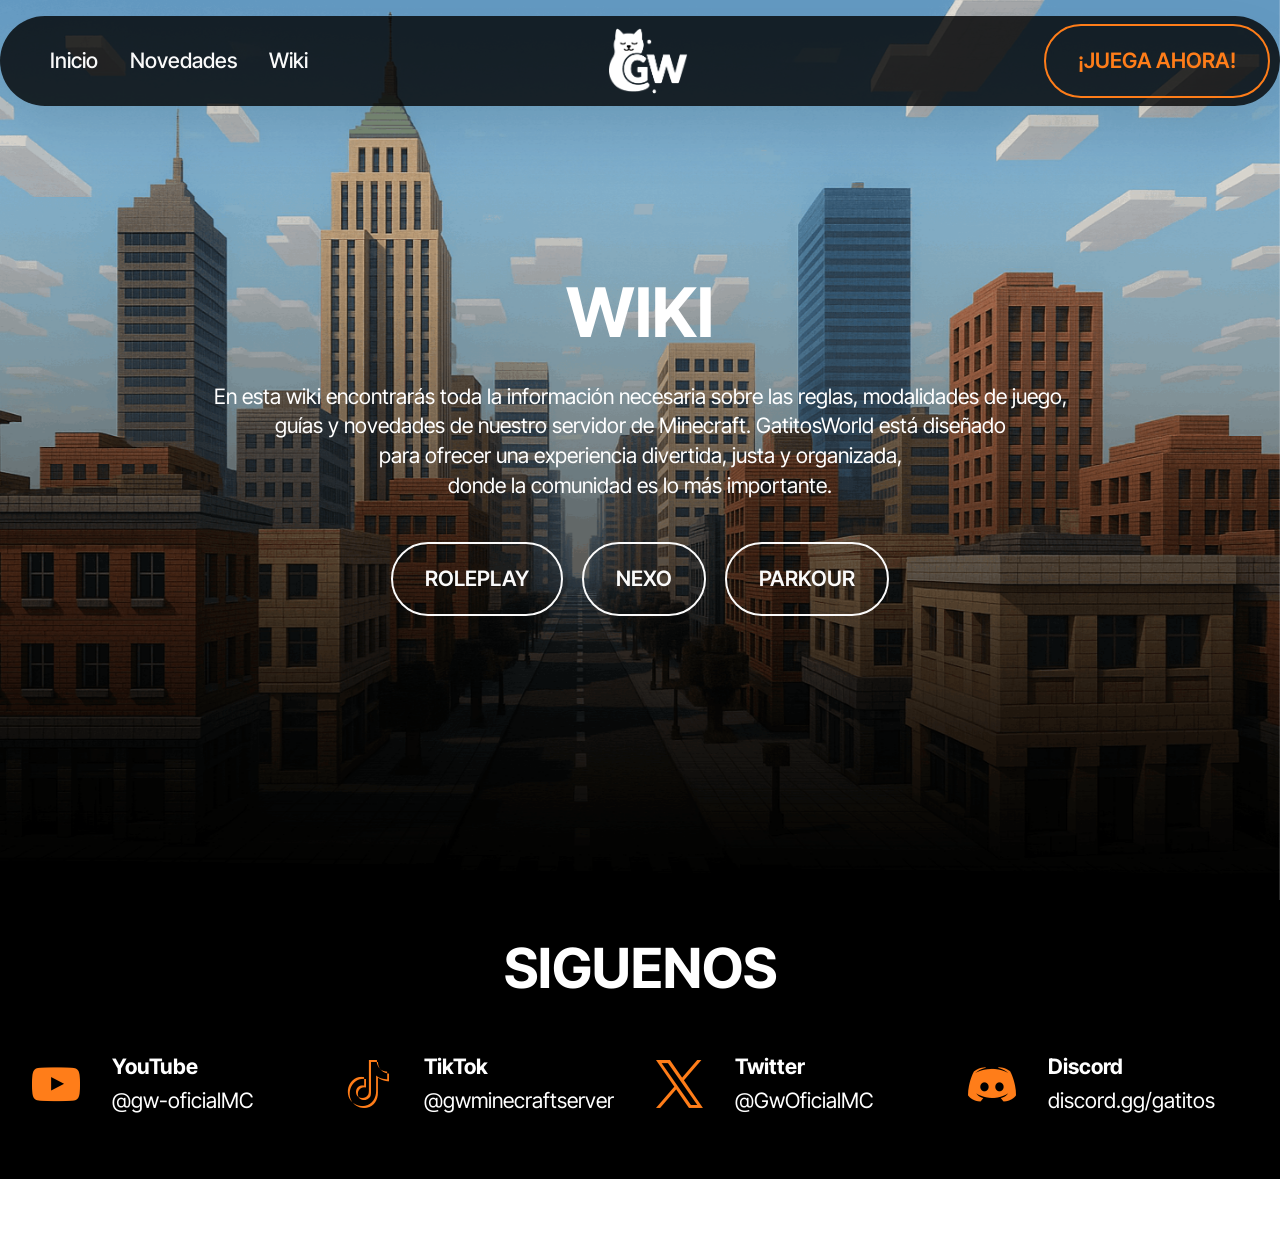
<file: wiki.html>
<!DOCTYPE html>
<html  >
<head>
  <!-- Site made with Mobirise Website Builder v6.0.6, https://mobirise.com -->
  <meta charset="UTF-8">
  <meta http-equiv="X-UA-Compatible" content="IE=edge">
  <meta name="generator" content="Mobirise v6.0.6, mobirise.com">
  <meta name="viewport" content="width=device-width, initial-scale=1, minimum-scale=1">
  <link rel="shortcut icon" href="assets/images/logo4-354x354.png" type="image/x-icon">
  <meta name="description" content="¡Bienvenido a la Wiki Oficial de GatitosWorld, el servidor de Minecraft con Roleplay, Destruye el Nexo, Parkour, ArcadeGames y Zombies! Aquí encontrarás guías detalladas, comandos exclusivos, tutoriales y secretos para dominar todos los modos de juego.

🔍 ¿Qué incluye esta Wiki?
✅ Guía de Roleplay: Cómo crear tu personaje, facciones y economía del servidor.
✅ Trucos de Parkour: Atajos y técnicas para superar mapas difíciles.
✅ Comandos clave: Desde homes hasta habilidades especiales.
✅ Eventos exclusivos: Reglas y estrategias para Destruye el Nexo y Zombies.
✅ Sistema de rangos: Cómo ascender y desbloquear beneficios.

📌 Servidor Oficial de Capitán Gato | IP: play.gatitosworld.com | Versión: 1.13.x - 1.21.x

💡 ¿Necesitas ayuda? Esta Wiki se actualiza constantemente con contenido exclusivo para que disfrutes al máximo de GatitosWorld. ¡Explora y conviértete en un experto!">
  
  
  <title>Wiki | GatitosWorld</title>
  <link rel="stylesheet" href="assets/web/assets/mobirise-icons2/mobirise2.css">
  <link rel="stylesheet" href="assets/bootstrap/css/bootstrap.min.css">
  <link rel="stylesheet" href="assets/bootstrap/css/bootstrap-grid.min.css">
  <link rel="stylesheet" href="assets/bootstrap/css/bootstrap-reboot.min.css">
  <link rel="stylesheet" href="assets/parallax/jarallax.css">
  <link rel="stylesheet" href="assets/animatecss/animate.css">
  <link rel="stylesheet" href="assets/dropdown/css/style.css">
  <link rel="stylesheet" href="assets/socicon/css/styles.css">
  <link rel="stylesheet" href="assets/theme/css/style.css">
  <link rel="preload" href="https://fonts.googleapis.com/css?family=Inter+Tight:100,200,300,400,500,600,700,800,900,100i,200i,300i,400i,500i,600i,700i,800i,900i&display=swap" as="style" onload="this.onload=null;this.rel='stylesheet'">
  <noscript><link rel="stylesheet" href="https://fonts.googleapis.com/css?family=Inter+Tight:100,200,300,400,500,600,700,800,900,100i,200i,300i,400i,500i,600i,700i,800i,900i&display=swap"></noscript>
  <link rel="preload" as="style" href="assets/mobirise/css/mbr-additional.css?v=16AyAb"><link rel="stylesheet" href="assets/mobirise/css/mbr-additional.css?v=16AyAb" type="text/css">

  
  
  
</head>
<body>
  
  <section data-bs-version="5.1" class="menu menu3 cid-uPgVpcSYD4" once="menu" id="menu03-1y">
	

	<nav class="navbar navbar-dropdown navbar-fixed-top navbar-expand-lg">
		<div class="container">
			<div class="navbar-brand">
				<span class="navbar-logo">
					<a href="inicio.html">
						<img src="assets/images/logo4-354x354.png" alt="GW" style="height: 5rem;">
					</a>
				</span>
				
			</div>
			<button class="navbar-toggler" type="button" data-toggle="collapse" data-bs-toggle="collapse" data-target="#navbarSupportedContent" data-bs-target="#navbarSupportedContent" aria-controls="navbarNavAltMarkup" aria-expanded="false" aria-label="Toggle navigation">
				<div class="hamburger">
					<span></span>
					<span></span>
					<span></span>
					<span></span>
				</div>
			</button>
			<div class="collapse navbar-collapse" id="navbarSupportedContent">
				<ul class="navbar-nav nav-dropdown" data-app-modern-menu="true"><li class="nav-item">
						<a class="nav-link link text-white text-primary display-4" href="inicio.html">Inicio</a>
					</li>
					<li class="nav-item">
						<a class="nav-link link show text-white text-primary display-4" href="novedades.html" aria-expanded="false">Novedades</a>
					</li>
					<li class="nav-item">
						<a class="nav-link link text-white text-primary display-4" href="wiki.html">Wiki</a>
					</li></ul>
				
				<div class="navbar-buttons mbr-section-btn"><a class="btn btn-primary-outline display-4" href="https://discord.gg/gatitos" target="_blank">¡JUEGA AHORA!</a></div>
			</div>
		</div>
	</nav>
</section>

<section data-bs-version="5.1" class="header16 cid-uPgD4QTcZv mbr-fullscreen mbr-parallax-background" id="header17-1m">
  
  
  <div class="container-fluid">
    <div class="row">
      <div class="content-wrap col-12 col-md-12">
        <h1 class="mbr-section-title mbr-fonts-style mbr-white mb-4 display-1"><strong>WIKI</strong></h1>
        
        <p class="mbr-fonts-style mbr-text mbr-white mb-4 display-7">En esta wiki encontrarás toda la información necesaria sobre las reglas, modalidades de juego,<br>guías y novedades de nuestro servidor de Minecraft. GatitosWorld está diseñado<br>para ofrecer una experiencia divertida, justa y organizada,<br>donde la comunidad es lo más importante.<br></p>
        <div class="mbr-section-btn"><a class="btn btn-white-outline display-7" href="wiki-roleplay.html">ROLEPLAY</a> <a class="btn btn-white-outline display-7" href="wiki-nexo.html">NEXO</a> <a class="btn btn-white-outline display-7" href="wiki-parkour.html">PARKOUR</a></div>
      </div>
    </div>
  </div>
</section>

<section data-bs-version="5.1" class="social02 cid-uPgJJjh2zt" id="social02-1o">
	

	
	
	<div class="container">
		<div class="row justify-content-center">
			<div class="col-12 content-head">
				<div class="mb-5">
					<h5 class="mbr-section-title mbr-fonts-style align-center mb-0 display-2">
						<strong>SIGUENOS</strong></h5>
					
				</div>
			</div>
		</div>
		<div class="row">
			
			
			
			<div class="item features-without-image col-12 col-md-6 col-lg-3 active">
				<div class="item-wrapper">
					<span class="mbr-iconfont m-auto socicon-youtube socicon"></span>
					<div class="card-box">
						<h4 class="card-title mbr-fonts-style mb-1 display-7">
							<strong>YouTube</strong>
						</h4>
						<h5 class="card-text mbr-fonts-style display-7">
							@gw-oficialMC</h5>
					</div>
				</div>
			</div>
			<div class="item features-without-image col-12 col-md-6 col-lg-3">
				<div class="item-wrapper">
					<span class="mbr-iconfont m-auto socicon-tiktok socicon"></span>
					<div class="card-box">
						<h4 class="card-title mbr-fonts-style mb-1 display-7">
							<strong>TikTok</strong></h4>
						<h5 class="card-text mbr-fonts-style display-7">@gwminecraftserver
						</h5>
					</div>
				</div>
			</div><div class="item features-without-image col-12 col-md-6 col-lg-3">
				<div class="item-wrapper">
					<span class="mbr-iconfont m-auto socicon-twitter socicon"></span>
					<div class="card-box">
						<h4 class="card-title mbr-fonts-style mb-1 display-7">
							<strong>Twitter</strong>
						</h4>
						<h5 class="card-text mbr-fonts-style display-7">
							@GwOficialMC</h5>
					</div>
				</div>
			</div><div class="item features-without-image col-12 col-md-6 col-lg-3">
				<div class="item-wrapper">
					<span class="mbr-iconfont m-auto socicon-discord socicon"></span>
					<div class="card-box">
						<h4 class="card-title mbr-fonts-style mb-1 display-7"><strong>Discord</strong></h4>
						<h5 class="card-text mbr-fonts-style display-7">discord.gg/gatitos<br></h5>
					</div>
				</div>
			</div>
			
		</div>
	</div>
</section><section class="display-7" style="padding: 0;align-items: center;justify-content: center;flex-wrap: wrap;    align-content: center;display: flex;position: relative;height: 4rem;"><a href="https://mobiri.se/4066391" style="flex: 1 1;height: 4rem;position: absolute;width: 100%;z-index: 1;"><img alt="" style="height: 4rem;" src="[data-uri]"></a><p style="margin: 0;text-align: center;" class="display-7">&#8204;</p><a style="z-index:1" href="https://mobirise.com/builder/ai-website-generator.html">AI Website Generator</a></section><script src="assets/bootstrap/js/bootstrap.bundle.min.js"></script>  <script src="assets/parallax/jarallax.js"></script>  <script src="assets/smoothscroll/smooth-scroll.js"></script>  <script src="assets/ytplayer/index.js"></script>  <script src="assets/dropdown/js/navbar-dropdown.js"></script>  <script src="assets/theme/js/script.js"></script>  
  
  
  <input name="animation" type="hidden">
  </body>
</html>
</file>
<file: assets/web/assets/mobirise-icons2/mobirise2.css>
@font-face {
  font-family: 'Moririse2';
  font-display: swap;
  src:  url('mobirise2.eot?f2bix4');
  src:  url('mobirise2.eot?f2bix4#iefix') format('embedded-opentype'),
    url('mobirise2.ttf?f2bix4') format('truetype'),
    url('mobirise2.woff?f2bix4') format('woff'),
    url('mobirise2.svg?f2bix4#mobirise2') format('svg');
  font-weight: normal;
  font-style: normal;
}

[class^="mobi-"], [class*=" mobi-"] {
  /* use !important to prevent issues with browser extensions that change fonts */
  font-family: 'Moririse2' !important;
  speak: none;
  font-style: normal;
  font-weight: normal;
  font-variant: normal;
  text-transform: none;
  line-height: 1;

  /* Better Font Rendering =========== */
  -webkit-font-smoothing: antialiased;
  -moz-osx-font-smoothing: grayscale;
}

.mobi-mbri-add-submenu:before {
  content: "\e900";
}
.mobi-mbri-alert:before {
  content: "\e901";
}
.mobi-mbri-align-center:before {
  content: "\e902";
}
.mobi-mbri-align-justify:before {
  content: "\e903";
}
.mobi-mbri-align-left:before {
  content: "\e904";
}
.mobi-mbri-align-right:before {
  content: "\e905";
}
.mobi-mbri-android:before {
  content: "\e906";
}
.mobi-mbri-apple:before {
  content: "\e907";
}
.mobi-mbri-arrow-down:before {
  content: "\e908";
}
.mobi-mbri-arrow-next:before {
  content: "\e909";
}
.mobi-mbri-arrow-prev:before {
  content: "\e90a";
}
.mobi-mbri-arrow-up:before {
  content: "\e90b";
}
.mobi-mbri-bold:before {
  content: "\e90c";
}
.mobi-mbri-bookmark:before {
  content: "\e90d";
}
.mobi-mbri-bootstrap:before {
  content: "\e90e";
}
.mobi-mbri-briefcase:before {
  content: "\e90f";
}
.mobi-mbri-browse:before {
  content: "\e910";
}
.mobi-mbri-bulleted-list:before {
  content: "\e911";
}
.mobi-mbri-calendar:before {
  content: "\e912";
}
.mobi-mbri-camera:before {
  content: "\e913";
}
.mobi-mbri-cart-add:before {
  content: "\e914";
}
.mobi-mbri-cart-full:before {
  content: "\e915";
}
.mobi-mbri-cash:before {
  content: "\e916";
}
.mobi-mbri-change-style:before {
  content: "\e917";
}
.mobi-mbri-chat:before {
  content: "\e918";
}
.mobi-mbri-clock:before {
  content: "\e919";
}
.mobi-mbri-close:before {
  content: "\e91a";
}
.mobi-mbri-cloud:before {
  content: "\e91b";
}
.mobi-mbri-code:before {
  content: "\e91c";
}
.mobi-mbri-contact-form:before {
  content: "\e91d";
}
.mobi-mbri-credit-card:before {
  content: "\e91e";
}
.mobi-mbri-cursor-click:before {
  content: "\e91f";
}
.mobi-mbri-cust-feedback:before {
  content: "\e920";
}
.mobi-mbri-database:before {
  content: "\e921";
}
.mobi-mbri-delivery:before {
  content: "\e922";
}
.mobi-mbri-desktop:before {
  content: "\e923";
}
.mobi-mbri-devices:before {
  content: "\e924";
}
.mobi-mbri-down:before {
  content: "\e925";
}
.mobi-mbri-download-2:before {
  content: "\e926";
}
.mobi-mbri-download:before {
  content: "\e927";
}
.mobi-mbri-drag-n-drop-2:before {
  content: "\e928";
}
.mobi-mbri-drag-n-drop:before {
  content: "\e929";
}
.mobi-mbri-edit-2:before {
  content: "\e92a";
}
.mobi-mbri-edit:before {
  content: "\e92b";
}
.mobi-mbri-error:before {
  content: "\e92c";
}
.mobi-mbri-extension:before {
  content: "\e92d";
}
.mobi-mbri-features:before {
  content: "\e92e";
}
.mobi-mbri-file:before {
  content: "\e92f";
}
.mobi-mbri-flag:before {
  content: "\e930";
}
.mobi-mbri-folder:before {
  content: "\e931";
}
.mobi-mbri-gift:before {
  content: "\e932";
}
.mobi-mbri-github:before {
  content: "\e933";
}
.mobi-mbri-globe-2:before {
  content: "\e934";
}
.mobi-mbri-globe:before {
  content: "\e935";
}
.mobi-mbri-growing-chart:before {
  content: "\e936";
}
.mobi-mbri-hearth:before {
  content: "\e937";
}
.mobi-mbri-help:before {
  content: "\e938";
}
.mobi-mbri-home:before {
  content: "\e939";
}
.mobi-mbri-hot-cup:before {
  content: "\e93a";
}
.mobi-mbri-idea:before {
  content: "\e93b";
}
.mobi-mbri-image-gallery:before {
  content: "\e93c";
}
.mobi-mbri-image-slider:before {
  content: "\e93d";
}
.mobi-mbri-info:before {
  content: "\e93e";
}
.mobi-mbri-italic:before {
  content: "\e93f";
}
.mobi-mbri-key:before {
  content: "\e940";
}
.mobi-mbri-laptop:before {
  content: "\e941";
}
.mobi-mbri-layers:before {
  content: "\e942";
}
.mobi-mbri-left-right:before {
  content: "\e943";
}
.mobi-mbri-left:before {
  content: "\e944";
}
.mobi-mbri-letter:before {
  content: "\e945";
}
.mobi-mbri-like:before {
  content: "\e946";
}
.mobi-mbri-link:before {
  content: "\e947";
}
.mobi-mbri-lock:before {
  content: "\e948";
}
.mobi-mbri-login:before {
  content: "\e949";
}
.mobi-mbri-logout:before {
  content: "\e94a";
}
.mobi-mbri-magic-stick:before {
  content: "\e94b";
}
.mobi-mbri-map-pin:before {
  content: "\e94c";
}
.mobi-mbri-menu:before {
  content: "\e94d";
}
.mobi-mbri-mobile-2:before {
  content: "\e94e";
}
.mobi-mbri-mobile-horizontal:before {
  content: "\e94f";
}
.mobi-mbri-mobile:before {
  content: "\e950";
}
.mobi-mbri-mobirise:before {
  content: "\e951";
}
.mobi-mbri-more-horizontal:before {
  content: "\e952";
}
.mobi-mbri-more-vertical:before {
  content: "\e953";
}
.mobi-mbri-music:before {
  content: "\e954";
}
.mobi-mbri-new-file:before {
  content: "\e955";
}
.mobi-mbri-numbered-list:before {
  content: "\e956";
}
.mobi-mbri-opened-folder:before {
  content: "\e957";
}
.mobi-mbri-pages:before {
  content: "\e958";
}
.mobi-mbri-paper-plane:before {
  content: "\e959";
}
.mobi-mbri-paperclip:before {
  content: "\e95a";
}
.mobi-mbri-phone:before {
  content: "\e95b";
}
.mobi-mbri-photo:before {
  content: "\e95c";
}
.mobi-mbri-photos:before {
  content: "\e95d";
}
.mobi-mbri-pin:before {
  content: "\e95e";
}
.mobi-mbri-play:before {
  content: "\e95f";
}
.mobi-mbri-plus:before {
  content: "\e960";
}
.mobi-mbri-preview:before {
  content: "\e961";
}
.mobi-mbri-print:before {
  content: "\e962";
}
.mobi-mbri-protect:before {
  content: "\e963";
}
.mobi-mbri-question:before {
  content: "\e964";
}
.mobi-mbri-quote-left:before {
  content: "\e965";
}
.mobi-mbri-quote-right:before {
  content: "\e966";
}
.mobi-mbri-redo:before {
  content: "\e967";
}
.mobi-mbri-refresh:before {
  content: "\e968";
}
.mobi-mbri-responsive-2:before {
  content: "\e969";
}
.mobi-mbri-responsive:before {
  content: "\e96a";
}
.mobi-mbri-right:before {
  content: "\e96b";
}
.mobi-mbri-rocket:before {
  content: "\e96c";
}
.mobi-mbri-sad-face:before {
  content: "\e96d";
}
.mobi-mbri-sale:before {
  content: "\e96e";
}
.mobi-mbri-save:before {
  content: "\e96f";
}
.mobi-mbri-search:before {
  content: "\e970";
}
.mobi-mbri-setting-2:before {
  content: "\e971";
}
.mobi-mbri-setting-3:before {
  content: "\e972";
}
.mobi-mbri-setting:before {
  content: "\e973";
}
.mobi-mbri-share:before {
  content: "\e974";
}
.mobi-mbri-shopping-bag:before {
  content: "\e975";
}
.mobi-mbri-shopping-basket:before {
  content: "\e976";
}
.mobi-mbri-shopping-cart:before {
  content: "\e977";
}
.mobi-mbri-sites:before {
  content: "\e978";
}
.mobi-mbri-smile-face:before {
  content: "\e979";
}
.mobi-mbri-speed:before {
  content: "\e97a";
}
.mobi-mbri-star:before {
  content: "\e97b";
}
.mobi-mbri-success:before {
  content: "\e97c";
}
.mobi-mbri-sun:before {
  content: "\e97d";
}
.mobi-mbri-sun2:before {
  content: "\e97e";
}
.mobi-mbri-tablet-vertical:before {
  content: "\e97f";
}
.mobi-mbri-tablet:before {
  content: "\e980";
}
.mobi-mbri-target:before {
  content: "\e981";
}
.mobi-mbri-timer:before {
  content: "\e982";
}
.mobi-mbri-to-ftp:before {
  content: "\e983";
}
.mobi-mbri-to-local-drive:before {
  content: "\e984";
}
.mobi-mbri-touch-swipe:before {
  content: "\e985";
}
.mobi-mbri-touch:before {
  content: "\e986";
}
.mobi-mbri-trash:before {
  content: "\e987";
}
.mobi-mbri-underline:before {
  content: "\e988";
}
.mobi-mbri-undo:before {
  content: "\e989";
}
.mobi-mbri-unlink:before {
  content: "\e98a";
}
.mobi-mbri-unlock:before {
  content: "\e98b";
}
.mobi-mbri-up-down:before {
  content: "\e98c";
}
.mobi-mbri-up:before {
  content: "\e98d";
}
.mobi-mbri-update:before {
  content: "\e98e";
}
.mobi-mbri-upload-2:before {
  content: "\e98f";
}
.mobi-mbri-upload:before {
  content: "\e990";
}
.mobi-mbri-user-2:before {
  content: "\e991";
}
.mobi-mbri-user:before {
  content: "\e992";
}
.mobi-mbri-users:before {
  content: "\e993";
}
.mobi-mbri-video-play:before {
  content: "\e994";
}
.mobi-mbri-video:before {
  content: "\e995";
}
.mobi-mbri-watch:before {
  content: "\e996";
}
.mobi-mbri-website-theme-2:before {
  content: "\e997";
}
.mobi-mbri-website-theme:before {
  content: "\e998";
}
.mobi-mbri-wifi:before {
  content: "\e999";
}
.mobi-mbri-windows:before {
  content: "\e99a";
}
.mobi-mbri-zoom-in:before {
  content: "\e99b";
}
.mobi-mbri-zoom-out:before {
  content: "\e99c";
}
</file>
<file: assets/dropdown/css/style.css>
.navbar-dropdown {
  left: 0;
  padding: 0;
  position: absolute;
  right: 0;
  top: 0;
  transition: all 0.45s ease;
  z-index: 1030;
  background: #282828; }
  .navbar-dropdown .navbar-logo {
    margin-right: 0.8rem;
    transition: margin 0.3s ease-in-out;
    vertical-align: middle; }
    .navbar-dropdown .navbar-logo img {
      height: 3.125rem;
      transition: all 0.3s ease-in-out; }
    .navbar-dropdown .navbar-logo.mbr-iconfont {
      font-size: 3.125rem;
      line-height: 3.125rem; }
  .navbar-dropdown .navbar-caption {
    font-weight: 700;
    white-space: normal;
    vertical-align: -4px;
    line-height: 3.125rem !important; }
    .navbar-dropdown .navbar-caption, .navbar-dropdown .navbar-caption:hover {
      color: inherit;
      text-decoration: none; }
  .navbar-dropdown .mbr-iconfont + .navbar-caption {
    vertical-align: -1px; }
  .navbar-dropdown.navbar-fixed-top {
    position: fixed; }
  .navbar-dropdown .navbar-brand span {
    vertical-align: -4px; }
  .navbar-dropdown.bg-color.transparent {
    background: none; }
  .navbar-dropdown.navbar-short .navbar-brand {
    padding: 0.625rem 0; }
    .navbar-dropdown.navbar-short .navbar-brand span {
      vertical-align: -1px; }
  .navbar-dropdown.navbar-short .navbar-caption {
    line-height: 2.375rem !important;
    vertical-align: -2px; }
  .navbar-dropdown.navbar-short .navbar-logo {
    margin-right: 0.5rem; }
    .navbar-dropdown.navbar-short .navbar-logo img {
      height: 2.375rem; }
    .navbar-dropdown.navbar-short .navbar-logo.mbr-iconfont {
      font-size: 2.375rem;
      line-height: 2.375rem; }
  .navbar-dropdown.navbar-short .mbr-table-cell {
    height: 3.625rem; }
  .navbar-dropdown .navbar-close {
    left: 0.6875rem;
    position: fixed;
    top: 0.75rem;
    z-index: 1000; }
  .navbar-dropdown .hamburger-icon {
    content: "";
    display: inline-block;
    vertical-align: middle;
    width: 16px;
    -webkit-box-shadow: 0 -6px 0 1px #282828,0 0 0 1px #282828,0 6px 0 1px #282828;
    -moz-box-shadow: 0 -6px 0 1px #282828,0 0 0 1px #282828,0 6px 0 1px #282828;
    box-shadow: 0 -6px 0 1px #282828,0 0 0 1px #282828,0 6px 0 1px #282828; }

.dropdown-menu .dropdown-toggle[data-toggle="dropdown-submenu"]::after {
  border-bottom: 0.35em solid transparent;
  border-left: 0.35em solid;
  border-right: 0;
  border-top: 0.35em solid transparent;
  margin-left: 0.3rem; }

.dropdown-menu .dropdown-item:focus {
  outline: 0; }

.nav-dropdown {
  font-size: 0.75rem;
  font-weight: 500;
  height: auto !important; }
  .nav-dropdown .nav-btn {
    padding-left: 1rem; }
  .nav-dropdown .link {
    margin: .667em 1.667em;
    font-weight: 500;
    padding: 0;
    transition: color .2s ease-in-out; }
    .nav-dropdown .link.dropdown-toggle {
      margin-right: 2.583em; }
      .nav-dropdown .link.dropdown-toggle::after {
        margin-left: .25rem;
        border-top: 0.35em solid;
        border-right: 0.35em solid transparent;
        border-left: 0.35em solid transparent;
        border-bottom: 0; }
      .nav-dropdown .link.dropdown-toggle[aria-expanded="true"] {
        margin: 0;
        padding: 0.667em 3.263em  0.667em 1.667em; }
  .nav-dropdown .link::after,
  .nav-dropdown .dropdown-item::after {
    color: inherit; }
  .nav-dropdown .btn {
    font-size: 0.75rem;
    font-weight: 700;
    letter-spacing: 0;
    margin-bottom: 0;
    padding-left: 1.25rem;
    padding-right: 1.25rem; }
  .nav-dropdown .dropdown-menu {
    border-radius: 0;
    border: 0;
    left: 0;
    margin: 0;
    padding-bottom: 1.25rem;
    padding-top: 1.25rem;
    position: relative; }
  .nav-dropdown .dropdown-submenu {
    margin-left: 0.125rem;
    top: 0; }
  .nav-dropdown .dropdown-item {
    font-weight: 500;
    line-height: 2;
    padding: 0.3846em 4.615em 0.3846em 1.5385em;
    position: relative;
    transition: color .2s ease-in-out, background-color .2s ease-in-out; }
    .nav-dropdown .dropdown-item::after {
      margin-top: -0.3077em;
      position: absolute;
      right: 1.1538em;
      top: 50%; }
    .nav-dropdown .dropdown-item:focus, .nav-dropdown .dropdown-item:hover {
      background: none; }

@media (max-width: 767px) {
  .nav-dropdown.navbar-toggleable-sm {
    bottom: 0;
    display: none;
    left: 0;
    overflow-x: hidden;
    position: fixed;
    top: 0;
    transform: translateX(-100%);
    -ms-transform: translateX(-100%);
    -webkit-transform: translateX(-100%);
    width: 18.75rem;
    z-index: 999; } }
.nav-dropdown.navbar-toggleable-xl {
  bottom: 0;
  display: none;
  left: 0;
  overflow-x: hidden;
  position: fixed;
  top: 0;
  transform: translateX(-100%);
  -ms-transform: translateX(-100%);
  -webkit-transform: translateX(-100%);
  width: 18.75rem;
  z-index: 999; }

.nav-dropdown-sm {
  display: block !important;
  overflow-x: hidden;
  overflow: auto;
  padding-top: 3.875rem; }
  .nav-dropdown-sm::after {
    content: "";
    display: block;
    height: 3rem;
    width: 100%; }
  .nav-dropdown-sm.collapse.in ~ .navbar-close {
    display: block !important; }
  .nav-dropdown-sm.collapsing, .nav-dropdown-sm.collapse.in {
    transform: translateX(0);
    -ms-transform: translateX(0);
    -webkit-transform: translateX(0);
    transition: all 0.25s ease-out;
    -webkit-transition: all 0.25s ease-out;
    background: #282828; }
  .nav-dropdown-sm.collapsing[aria-expanded="false"] {
    transform: translateX(-100%);
    -ms-transform: translateX(-100%);
    -webkit-transform: translateX(-100%); }
  .nav-dropdown-sm .nav-item {
    display: block;
    margin-left: 0 !important;
    padding-left: 0; }
  .nav-dropdown-sm .link,
  .nav-dropdown-sm .dropdown-item {
    border-top: 1px dotted rgba(255, 255, 255, 0.1);
    font-size: 0.8125rem;
    line-height: 1.6;
    margin: 0 !important;
    padding: 0.875rem 2.4rem 0.875rem 1.5625rem !important;
    position: relative;
    white-space: normal; }
    .nav-dropdown-sm .link:focus, .nav-dropdown-sm .link:hover,
    .nav-dropdown-sm .dropdown-item:focus,
    .nav-dropdown-sm .dropdown-item:hover {
      background: rgba(0, 0, 0, 0.2) !important;
      color: #c0a375; }
  .nav-dropdown-sm .nav-btn {
    position: relative;
    padding: 1.5625rem 1.5625rem 0 1.5625rem; }
    .nav-dropdown-sm .nav-btn::before {
      border-top: 1px dotted rgba(255, 255, 255, 0.1);
      content: "";
      left: 0;
      position: absolute;
      top: 0;
      width: 100%; }
    .nav-dropdown-sm .nav-btn + .nav-btn {
      padding-top: 0.625rem; }
      .nav-dropdown-sm .nav-btn + .nav-btn::before {
        display: none; }
  .nav-dropdown-sm .btn {
    padding: 0.625rem 0; }
  .nav-dropdown-sm .dropdown-toggle[data-toggle="dropdown-submenu"]::after {
    margin-left: .25rem;
    border-top: 0.35em solid;
    border-right: 0.35em solid transparent;
    border-left: 0.35em solid transparent;
    border-bottom: 0; }
  .nav-dropdown-sm .dropdown-toggle[data-toggle="dropdown-submenu"][aria-expanded="true"]::after {
    border-top: 0;
    border-right: 0.35em solid transparent;
    border-left: 0.35em solid transparent;
    border-bottom: 0.35em solid; }
  .nav-dropdown-sm .dropdown-menu {
    margin: 0;
    padding: 0;
    position: relative;
    top: 0;
    left: 0;
    width: 100%;
    border: 0;
    float: none;
    border-radius: 0;
    background: none; }
  .nav-dropdown-sm .dropdown-submenu {
    left: 100%;
    margin-left: 0.125rem;
    margin-top: -1.25rem;
    top: 0; }

.navbar-toggleable-sm .nav-dropdown .dropdown-menu {
  position: absolute; }

.navbar-toggleable-sm .nav-dropdown .dropdown-submenu {
  left: 100%;
  margin-left: 0.125rem;
  margin-top: -1.25rem;
  top: 0; }

.navbar-toggleable-sm.opened .nav-dropdown .dropdown-menu {
  position: relative; }

.navbar-toggleable-sm.opened .nav-dropdown .dropdown-submenu {
  left: 0;
  margin-left: 00rem;
  margin-top: 0rem;
  top: 0; }

.is-builder .nav-dropdown.collapsing {
  transition: none !important; }
</file>
<file: assets/socicon/css/styles.css>
@charset "UTF-8";

@font-face {
  font-family: 'Socicon';
  src:  url('../fonts/socicon.eot');
  src:  url('../fonts/socicon.eot?#iefix') format('embedded-opentype'),
    url('../fonts/socicon.woff2') format('woff2'),
    url('../fonts/socicon.ttf') format('truetype'),
    url('../fonts/socicon.woff') format('woff'),
    url('../fonts/socicon.svg#socicon') format('svg');
  font-weight: normal;
  font-style: normal;
  font-display: swap;
}

[data-icon]:before {
  font-family: "socicon" !important;
  content: attr(data-icon);
  font-style: normal !important;
  font-weight: normal !important;
  font-variant: normal !important;
  text-transform: none !important;
  speak: none;
  line-height: 1;
  -webkit-font-smoothing: antialiased;
  -moz-osx-font-smoothing: grayscale;
}

[class^="socicon-"], [class*=" socicon-"] {
  /* use !important to prevent issues with browser extensions that change fonts */
  font-family: 'Socicon' !important;
  speak: none;
  font-style: normal;
  font-weight: normal;
  font-variant: normal;
  text-transform: none;
  line-height: 1;

  /* Better Font Rendering =========== */
  -webkit-font-smoothing: antialiased;
  -moz-osx-font-smoothing: grayscale;
}

.socicon-500px:before {
  content: "\e000";
}
.socicon-8tracks:before {
  content: "\e001";
}
.socicon-airbnb:before {
  content: "\e002";
}
.socicon-alliance:before {
  content: "\e003";
}
.socicon-amazon:before {
  content: "\e004";
}
.socicon-amplement:before {
  content: "\e005";
}
.socicon-android:before {
  content: "\e006";
}
.socicon-angellist:before {
  content: "\e007";
}
.socicon-apple:before {
  content: "\e008";
}
.socicon-appnet:before {
  content: "\e009";
}
.socicon-baidu:before {
  content: "\e00a";
}
.socicon-bandcamp:before {
  content: "\e00b";
}
.socicon-battlenet:before {
  content: "\e00c";
}
.socicon-mixer:before {
  content: "\e00d";
}
.socicon-bebee:before {
  content: "\e00e";
}
.socicon-bebo:before {
  content: "\e00f";
}
.socicon-behance:before {
  content: "\e010";
}
.socicon-blizzard:before {
  content: "\e011";
}
.socicon-blogger:before {
  content: "\e012";
}
.socicon-buffer:before {
  content: "\e013";
}
.socicon-chrome:before {
  content: "\e014";
}
.socicon-coderwall:before {
  content: "\e015";
}
.socicon-curse:before {
  content: "\e016";
}
.socicon-dailymotion:before {
  content: "\e017";
}
.socicon-deezer:before {
  content: "\e018";
}
.socicon-delicious:before {
  content: "\e019";
}
.socicon-deviantart:before {
  content: "\e01a";
}
.socicon-diablo:before {
  content: "\e01b";
}
.socicon-digg:before {
  content: "\e01c";
}
.socicon-discord:before {
  content: "\e01d";
}
.socicon-disqus:before {
  content: "\e01e";
}
.socicon-douban:before {
  content: "\e01f";
}
.socicon-draugiem:before {
  content: "\e020";
}
.socicon-dribbble:before {
  content: "\e021";
}
.socicon-drupal:before {
  content: "\e022";
}
.socicon-ebay:before {
  content: "\e023";
}
.socicon-ello:before {
  content: "\e024";
}
.socicon-endomodo:before {
  content: "\e025";
}
.socicon-envato:before {
  content: "\e026";
}
.socicon-etsy:before {
  content: "\e027";
}
.socicon-facebook:before {
  content: "\e028";
}
.socicon-feedburner:before {
  content: "\e029";
}
.socicon-filmweb:before {
  content: "\e02a";
}
.socicon-firefox:before {
  content: "\e02b";
}
.socicon-flattr:before {
  content: "\e02c";
}
.socicon-flickr:before {
  content: "\e02d";
}
.socicon-formulr:before {
  content: "\e02e";
}
.socicon-forrst:before {
  content: "\e02f";
}
.socicon-foursquare:before {
  content: "\e030";
}
.socicon-friendfeed:before {
  content: "\e031";
}
.socicon-github:before {
  content: "\e032";
}
.socicon-goodreads:before {
  content: "\e033";
}
.socicon-google:before {
  content: "\e034";
}
.socicon-googlescholar:before {
  content: "\e035";
}
.socicon-googlegroups:before {
  content: "\e036";
}
.socicon-googlephotos:before {
  content: "\e037";
}
.socicon-googleplus:before {
  content: "\e038";
}
.socicon-grooveshark:before {
  content: "\e039";
}
.socicon-hackerrank:before {
  content: "\e03a";
}
.socicon-hearthstone:before {
  content: "\e03b";
}
.socicon-hellocoton:before {
  content: "\e03c";
}
.socicon-heroes:before {
  content: "\e03d";
}
.socicon-smashcast:before {
  content: "\e03e";
}
.socicon-horde:before {
  content: "\e03f";
}
.socicon-houzz:before {
  content: "\e040";
}
.socicon-icq:before {
  content: "\e041";
}
.socicon-identica:before {
  content: "\e042";
}
.socicon-imdb:before {
  content: "\e043";
}
.socicon-instagram:before {
  content: "\e044";
}
.socicon-issuu:before {
  content: "\e045";
}
.socicon-istock:before {
  content: "\e046";
}
.socicon-itunes:before {
  content: "\e047";
}
.socicon-keybase:before {
  content: "\e048";
}
.socicon-lanyrd:before {
  content: "\e049";
}
.socicon-lastfm:before {
  content: "\e04a";
}
.socicon-line:before {
  content: "\e04b";
}
.socicon-linkedin:before {
  content: "\e04c";
}
.socicon-livejournal:before {
  content: "\e04d";
}
.socicon-lyft:before {
  content: "\e04e";
}
.socicon-macos:before {
  content: "\e04f";
}
.socicon-mail:before {
  content: "\e050";
}
.socicon-medium:before {
  content: "\e051";
}
.socicon-meetup:before {
  content: "\e052";
}
.socicon-mixcloud:before {
  content: "\e053";
}
.socicon-modelmayhem:before {
  content: "\e054";
}
.socicon-mumble:before {
  content: "\e055";
}
.socicon-myspace:before {
  content: "\e056";
}
.socicon-newsvine:before {
  content: "\e057";
}
.socicon-nintendo:before {
  content: "\e058";
}
.socicon-npm:before {
  content: "\e059";
}
.socicon-odnoklassniki:before {
  content: "\e05a";
}
.socicon-openid:before {
  content: "\e05b";
}
.socicon-opera:before {
  content: "\e05c";
}
.socicon-outlook:before {
  content: "\e05d";
}
.socicon-overwatch:before {
  content: "\e05e";
}
.socicon-patreon:before {
  content: "\e05f";
}
.socicon-paypal:before {
  content: "\e060";
}
.socicon-periscope:before {
  content: "\e061";
}
.socicon-persona:before {
  content: "\e062";
}
.socicon-pinterest:before {
  content: "\e063";
}
.socicon-play:before {
  content: "\e064";
}
.socicon-player:before {
  content: "\e065";
}
.socicon-playstation:before {
  content: "\e066";
}
.socicon-pocket:before {
  content: "\e067";
}
.socicon-qq:before {
  content: "\e068";
}
.socicon-quora:before {
  content: "\e069";
}
.socicon-raidcall:before {
  content: "\e06a";
}
.socicon-ravelry:before {
  content: "\e06b";
}
.socicon-reddit:before {
  content: "\e06c";
}
.socicon-renren:before {
  content: "\e06d";
}
.socicon-researchgate:before {
  content: "\e06e";
}
.socicon-residentadvisor:before {
  content: "\e06f";
}
.socicon-reverbnation:before {
  content: "\e070";
}
.socicon-rss:before {
  content: "\e071";
}
.socicon-sharethis:before {
  content: "\e072";
}
.socicon-skype:before {
  content: "\e073";
}
.socicon-slideshare:before {
  content: "\e074";
}
.socicon-smugmug:before {
  content: "\e075";
}
.socicon-snapchat:before {
  content: "\e076";
}
.socicon-songkick:before {
  content: "\e077";
}
.socicon-soundcloud:before {
  content: "\e078";
}
.socicon-spotify:before {
  content: "\e079";
}
.socicon-stackexchange:before {
  content: "\e07a";
}
.socicon-stackoverflow:before {
  content: "\e07b";
}
.socicon-starcraft:before {
  content: "\e07c";
}
.socicon-stayfriends:before {
  content: "\e07d";
}
.socicon-steam:before {
  content: "\e07e";
}
.socicon-storehouse:before {
  content: "\e07f";
}
.socicon-strava:before {
  content: "\e080";
}
.socicon-streamjar:before {
  content: "\e081";
}
.socicon-stumbleupon:before {
  content: "\e082";
}
.socicon-swarm:before {
  content: "\e083";
}
.socicon-teamspeak:before {
  content: "\e084";
}
.socicon-teamviewer:before {
  content: "\e085";
}
.socicon-technorati:before {
  content: "\e086";
}
.socicon-telegram:before {
  content: "\e087";
}
.socicon-tripadvisor:before {
  content: "\e088";
}
.socicon-tripit:before {
  content: "\e089";
}
.socicon-triplej:before {
  content: "\e08a";
}
.socicon-tumblr:before {
  content: "\e08b";
}
.socicon-twitch:before {
  content: "\e08c";
}
.socicon-twitter:before {
  content: "\e08d";
}
.socicon-uber:before {
  content: "\e08e";
}
.socicon-ventrilo:before {
  content: "\e08f";
}
.socicon-viadeo:before {
  content: "\e090";
}
.socicon-viber:before {
  content: "\e091";
}
.socicon-viewbug:before {
  content: "\e092";
}
.socicon-vimeo:before {
  content: "\e093";
}
.socicon-vine:before {
  content: "\e094";
}
.socicon-vkontakte:before {
  content: "\e095";
}
.socicon-warcraft:before {
  content: "\e096";
}
.socicon-wechat:before {
  content: "\e097";
}
.socicon-weibo:before {
  content: "\e098";
}
.socicon-whatsapp:before {
  content: "\e099";
}
.socicon-wikipedia:before {
  content: "\e09a";
}
.socicon-windows:before {
  content: "\e09b";
}
.socicon-wordpress:before {
  content: "\e09c";
}
.socicon-wykop:before {
  content: "\e09d";
}
.socicon-xbox:before {
  content: "\e09e";
}
.socicon-xing:before {
  content: "\e09f";
}
.socicon-yahoo:before {
  content: "\e0a0";
}
.socicon-yammer:before {
  content: "\e0a1";
}
.socicon-yandex:before {
  content: "\e0a2";
}
.socicon-yelp:before {
  content: "\e0a3";
}
.socicon-younow:before {
  content: "\e0a4";
}
.socicon-youtube:before {
  content: "\e0a5";
}
.socicon-zapier:before {
  content: "\e0a6";
}
.socicon-zerply:before {
  content: "\e0a7";
}
.socicon-zomato:before {
  content: "\e0a8";
}
.socicon-zynga:before {
  content: "\e0a9";
}
.socicon-bluesky:before {
  content: "\e0aa";
}
.socicon-threads:before {
  content: "\e0ab";
}
.socicon-spreadshirt:before {
  content: "\e901";
}
.socicon-gamejolt:before {
  content: "\e902";
}
.socicon-trello:before {
  content: "\e903";
}
.socicon-tunein:before {
  content: "\e904";
}
.socicon-bloglovin:before {
  content: "\e905";
}
.socicon-gamewisp:before {
  content: "\e906";
}
.socicon-messenger:before {
  content: "\e907";
}
.socicon-pandora:before {
  content: "\e908";
}
.socicon-augment:before {
  content: "\e909";
}
.socicon-bitbucket:before {
  content: "\e90a";
}
.socicon-fyuse:before {
  content: "\e90b";
}
.socicon-yt-gaming:before {
  content: "\e90c";
}
.socicon-sketchfab:before {
  content: "\e90d";
}
.socicon-mobcrush:before {
  content: "\e90e";
}
.socicon-microsoft:before {
  content: "\e90f";
}
.socicon-realtor:before {
  content: "\e910";
}
.socicon-tidal:before {
  content: "\e911";
}
.socicon-qobuz:before {
  content: "\e912";
}
.socicon-natgeo:before {
  content: "\e913";
}
.socicon-mastodon:before {
  content: "\e914";
}
.socicon-unsplash:before {
  content: "\e915";
}
.socicon-homeadvisor:before {
  content: "\e916";
}
.socicon-angieslist:before {
  content: "\e917";
}
.socicon-codepen:before {
  content: "\e918";
}
.socicon-slack:before {
  content: "\e919";
}
.socicon-openaigym:before {
  content: "\e91a";
}
.socicon-logmein:before {
  content: "\e91b";
}
.socicon-fiverr:before {
  content: "\e91c";
}
.socicon-gotomeeting:before {
  content: "\e91d";
}
.socicon-aliexpress:before {
  content: "\e91e";
}
.socicon-guru:before {
  content: "\e91f";
}
.socicon-appstore:before {
  content: "\e920";
}
.socicon-homes:before {
  content: "\e921";
}
.socicon-zoom:before {
  content: "\e922";
}
.socicon-alibaba:before {
  content: "\e923";
}
.socicon-craigslist:before {
  content: "\e924";
}
.socicon-wix:before {
  content: "\e925";
}
.socicon-redfin:before {
  content: "\e926";
}
.socicon-googlecalendar:before {
  content: "\e927";
}
.socicon-shopify:before {
  content: "\e928";
}
.socicon-freelancer:before {
  content: "\e929";
}
.socicon-seedrs:before {
  content: "\e92a";
}
.socicon-bing:before {
  content: "\e92b";
}
.socicon-doodle:before {
  content: "\e92c";
}
.socicon-bonanza:before {
  content: "\e92d";
}
.socicon-squarespace:before {
  content: "\e92e";
}
.socicon-toptal:before {
  content: "\e92f";
}
.socicon-gust:before {
  content: "\e930";
}
.socicon-ask:before {
  content: "\e931";
}
.socicon-trulia:before {
  content: "\e932";
}
.socicon-loomly:before {
  content: "\e933";
}
.socicon-ghost:before {
  content: "\e934";
}
.socicon-upwork:before {
  content: "\e935";
}
.socicon-fundable:before {
  content: "\e936";
}
.socicon-booking:before {
  content: "\e937";
}
.socicon-googlemaps:before {
  content: "\e938";
}
.socicon-zillow:before {
  content: "\e939";
}
.socicon-niconico:before {
  content: "\e93a";
}
.socicon-toneden:before {
  content: "\e93b";
}
.socicon-crunchbase:before {
  content: "\e93c";
}
.socicon-homefy:before {
  content: "\e93d";
}
.socicon-calendly:before {
  content: "\e93e";
}
.socicon-livemaster:before {
  content: "\e93f";
}
.socicon-udemy:before {
  content: "\e940";
}
.socicon-codered:before {
  content: "\e941";
}
.socicon-origin:before {
  content: "\e942";
}
.socicon-nextdoor:before {
  content: "\e943";
}
.socicon-portfolio:before {
  content: "\e944";
}
.socicon-instructables:before {
  content: "\e945";
}
.socicon-gitlab:before {
  content: "\e946";
}
.socicon-hackernews:before {
  content: "\e947";
}
.socicon-smashwords:before {
  content: "\e948";
}
.socicon-kobo:before {
  content: "\e949";
}
.socicon-bookbub:before {
  content: "\e94a";
}
.socicon-mailru:before {
  content: "\e94b";
}
.socicon-moddb:before {
  content: "\e94c";
}
.socicon-indiedb:before {
  content: "\e94d";
}
.socicon-traxsource:before {
  content: "\e94e";
}
.socicon-gamefor:before {
  content: "\e94f";
}
.socicon-pixiv:before {
  content: "\e950";
}
.socicon-myanimelist:before {
  content: "\e951";
}
.socicon-blackberry:before {
  content: "\e952";
}
.socicon-wickr:before {
  content: "\e953";
}
.socicon-spip:before {
  content: "\e954";
}
.socicon-napster:before {
  content: "\e955";
}
.socicon-beatport:before {
  content: "\e956";
}
.socicon-hackerone:before {
  content: "\e957";
}
.socicon-internet:before {
  content: "\e958";
}
.socicon-ubuntu:before {
  content: "\e959";
}
.socicon-artstation:before {
  content: "\e95a";
}
.socicon-invision:before {
  content: "\e95b";
}
.socicon-torial:before {
  content: "\e95c";
}
.socicon-collectorz:before {
  content: "\e95d";
}
.socicon-seenthis:before {
  content: "\e95e";
}
.socicon-googleplaymusic:before {
  content: "\e95f";
}
.socicon-debian:before {
  content: "\e960";
}
.socicon-filmfreeway:before {
  content: "\e961";
}
.socicon-gnome:before {
  content: "\e962";
}
.socicon-itchio:before {
  content: "\e963";
}
.socicon-jamendo:before {
  content: "\e964";
}
.socicon-mix:before {
  content: "\e965";
}
.socicon-sharepoint:before {
  content: "\e966";
}
.socicon-tinder:before {
  content: "\e967";
}
.socicon-windguru:before {
  content: "\e968";
}
.socicon-cdbaby:before {
  content: "\e969";
}
.socicon-elementaryos:before {
  content: "\e96a";
}
.socicon-stage32:before {
  content: "\e96b";
}
.socicon-tiktok:before {
  content: "\e96c";
}
.socicon-gitter:before {
  content: "\e96d";
}
.socicon-letterboxd:before {
  content: "\e96e";
}
.socicon-threema:before {
  content: "\e96f";
}
.socicon-splice:before {
  content: "\e970";
}
.socicon-metapop:before {
  content: "\e971";
}
.socicon-naver:before {
  content: "\e972";
}
.socicon-remote:before {
  content: "\e973";
}
.socicon-flipboard:before {
  content: "\e974";
}
.socicon-googlehangouts:before {
  content: "\e975";
}
.socicon-dlive:before {
  content: "\e976";
}
.socicon-vsco:before {
  content: "\e977";
}
.socicon-stitcher:before {
  content: "\e978";
}
.socicon-avvo:before {
  content: "\e979";
}
.socicon-redbubble:before {
  content: "\e97a";
}
.socicon-society6:before {
  content: "\e97b";
}
.socicon-zazzle:before {
  content: "\e97c";
}
.socicon-eitaa:before {
  content: "\e97d";
}
.socicon-soroush:before {
  content: "\e97e";
}
.socicon-bale:before {
  content: "\e97f";
}
</file>
<file: assets/theme/css/style.css>
@charset "UTF-8";
section {
  background-color: #ffffff;
}

body {
  font-style: normal;
  line-height: 1.5;
  font-weight: 400;
  color: #232323;
  position: relative;
}

button {
  background-color: transparent;
  border-color: transparent;
}

.embla__button,
.carousel-control {
  background-color: #edefea !important;
  opacity: 0.8 !important;
  color: #464845 !important;
  border-color: #edefea !important;
}

.carousel .close,
.modalWindow .close {
  background-color: #edefea !important;
  color: #464845 !important;
  border-color: #edefea !important;
  opacity: 0.8 !important;
}

.carousel .close:hover,
.modalWindow .close:hover {
  opacity: 1 !important;
}

.carousel-indicators li {
  background-color: #edefea !important;
  border: 2px solid #464845 !important;
}

.carousel-indicators li:hover,
.carousel-indicators li:active {
  opacity: 0.8 !important;
}

.embla__button:hover,
.carousel-control:hover {
  background-color: #edefea !important;
  opacity: 1 !important;
}

.modalWindow-video-container {
  height: 80%;
}

section,
.container,
.container-fluid {
  position: relative;
  word-wrap: break-word;
}

a.mbr-iconfont:hover {
  text-decoration: none;
}

.article .lead p,
.article .lead ul,
.article .lead ol,
.article .lead pre,
.article .lead blockquote {
  margin-bottom: 0;
}

a {
  font-style: normal;
  font-weight: 400;
  cursor: pointer;
}
a, a:hover {
  text-decoration: none;
}

.mbr-section-title {
  font-style: normal;
  line-height: 1.3;
}

.mbr-section-subtitle {
  line-height: 1.3;
}

.mbr-text {
  font-style: normal;
  line-height: 1.7;
}

h1,
h2,
h3,
h4,
h5,
h6,
.display-1,
.display-2,
.display-4,
.display-5,
.display-7,
span,
p,
a {
  line-height: 1;
  word-break: break-word;
  word-wrap: break-word;
  font-weight: 400;
}

b,
strong {
  font-weight: bold;
}

input:-webkit-autofill, input:-webkit-autofill:hover, input:-webkit-autofill:focus, input:-webkit-autofill:active {
  transition-delay: 9999s;
  -webkit-transition-property: background-color, color;
  transition-property: background-color, color;
}

textarea[type=hidden] {
  display: none;
}

section {
  background-position: 50% 50%;
  background-repeat: no-repeat;
  background-size: cover;
}
section .mbr-background-video,
section .mbr-background-video-preview {
  position: absolute;
  bottom: 0;
  left: 0;
  right: 0;
  top: 0;
}

.hidden {
  visibility: hidden;
}

.mbr-z-index20 {
  z-index: 20;
}

/*! Base colors */
.mbr-white {
  color: #ffffff;
}

.mbr-black {
  color: #111111;
}

.mbr-bg-white {
  background-color: #ffffff;
}

.mbr-bg-black {
  background-color: #000000;
}

/*! Text-aligns */
.align-left {
  text-align: left;
}

.align-center {
  text-align: center;
}

.align-right {
  text-align: right;
}

/*! Font-weight  */
.mbr-light {
  font-weight: 300;
}

.mbr-regular {
  font-weight: 400;
}

.mbr-semibold {
  font-weight: 500;
}

.mbr-bold {
  font-weight: 700;
}

/*! Media  */
.media-content {
  flex-basis: 100%;
}

.media-container-row {
  display: flex;
  flex-direction: row;
  flex-wrap: wrap;
  justify-content: center;
  align-content: center;
  align-items: start;
}
.media-container-row .media-size-item {
  width: 400px;
}

.media-container-column {
  display: flex;
  flex-direction: column;
  flex-wrap: wrap;
  justify-content: center;
  align-content: center;
  align-items: stretch;
}
.media-container-column > * {
  width: 100%;
}

@media (min-width: 992px) {
  .media-container-row {
    flex-wrap: nowrap;
  }
}
figure {
  margin-bottom: 0;
  overflow: hidden;
}

figure[mbr-media-size] {
  transition: width 0.1s;
}

img,
iframe {
  display: block;
  width: 100%;
}

.card {
  background-color: transparent;
  border: none;
}

.card-box {
  width: 100%;
}

.card-img {
  text-align: center;
  flex-shrink: 0;
  -webkit-flex-shrink: 0;
}

.media {
  max-width: 100%;
  margin: 0 auto;
}

.mbr-figure {
  align-self: center;
}

.media-container > div {
  max-width: 100%;
}

.mbr-figure img,
.card-img img {
  width: 100%;
}

@media (max-width: 991px) {
  .media-size-item {
    width: auto !important;
  }
  .media {
    width: auto;
  }
  .mbr-figure {
    width: 100% !important;
  }
}
/*! Buttons */
.mbr-section-btn {
  margin-left: -0.6rem;
  margin-right: -0.6rem;
  font-size: 0;
}

.btn {
  font-weight: 600;
  border-width: 1px;
  font-style: normal;
  margin: 0.6rem 0.6rem;
  white-space: normal;
  transition: all 0.2s ease-in-out;
  display: inline-flex;
  align-items: center;
  justify-content: center;
  word-break: break-word;
}

.btn-sm {
  font-weight: 600;
  letter-spacing: 0px;
  transition: all 0.3s ease-in-out;
}

.btn-md {
  font-weight: 600;
  letter-spacing: 0px;
  transition: all 0.3s ease-in-out;
}

.btn-lg {
  font-weight: 600;
  letter-spacing: 0px;
  transition: all 0.3s ease-in-out;
}

.btn-form {
  margin: 0;
}
.btn-form:hover {
  cursor: pointer;
}

nav .mbr-section-btn {
  margin-left: 0rem;
  margin-right: 0rem;
}

/*! Btn icon margin */
.btn .mbr-iconfont,
.btn.btn-sm .mbr-iconfont {
  order: 1;
  cursor: pointer;
  margin-left: 0.5rem;
  vertical-align: sub;
}

.btn.btn-md .mbr-iconfont,
.btn.btn-md .mbr-iconfont {
  margin-left: 0.8rem;
}

.mbr-regular {
  font-weight: 400;
}

.mbr-semibold {
  font-weight: 500;
}

.mbr-bold {
  font-weight: 700;
}

[type=submit] {
  -webkit-appearance: none;
}

/*! Full-screen */
.mbr-fullscreen .mbr-overlay {
  min-height: 100vh;
}

.mbr-fullscreen {
  display: flex;
  display: -moz-flex;
  display: -ms-flex;
  display: -o-flex;
  align-items: center;
  min-height: 100vh;
  padding-top: 3rem;
  padding-bottom: 3rem;
}

/*! Map */
.map {
  height: 25rem;
  position: relative;
}
.map iframe {
  width: 100%;
  height: 100%;
}

/*! Scroll to top arrow */
.mbr-arrow-up {
  bottom: 25px;
  right: 90px;
  position: fixed;
  text-align: right;
  z-index: 5000;
  color: #ffffff;
  font-size: 22px;
}

.mbr-arrow-up a {
  background: rgba(0, 0, 0, 0.2);
  border-radius: 50%;
  color: #fff;
  display: inline-block;
  height: 60px;
  width: 60px;
  border: 2px solid #fff;
  outline-style: none !important;
  position: relative;
  text-decoration: none;
  transition: all 0.3s ease-in-out;
  cursor: pointer;
  text-align: center;
}
.mbr-arrow-up a:hover {
  background-color: rgba(0, 0, 0, 0.4);
}
.mbr-arrow-up a i {
  line-height: 60px;
}

.mbr-arrow-up-icon {
  display: block;
  color: #fff;
}

.mbr-arrow-up-icon::before {
  content: "›";
  display: inline-block;
  font-family: serif;
  font-size: 22px;
  line-height: 1;
  font-style: normal;
  position: relative;
  top: 6px;
  left: -4px;
  transform: rotate(-90deg);
}

/*! Arrow Down */
.mbr-arrow {
  position: absolute;
  bottom: 45px;
  left: 50%;
  width: 60px;
  height: 60px;
  cursor: pointer;
  background-color: rgba(80, 80, 80, 0.5);
  border-radius: 50%;
  transform: translateX(-50%);
}
@media (max-width: 767px) {
  .mbr-arrow {
    display: none;
  }
}
.mbr-arrow > a {
  display: inline-block;
  text-decoration: none;
  outline-style: none;
  animation: arrowdown 1.7s ease-in-out infinite;
  color: #ffffff;
}
.mbr-arrow > a > i {
  position: absolute;
  top: -2px;
  left: 15px;
  font-size: 2rem;
}

#scrollToTop a i::before {
  content: "";
  position: absolute;
  display: block;
  border-bottom: 2.5px solid #fff;
  border-left: 2.5px solid #fff;
  width: 27.8%;
  height: 27.8%;
  left: 50%;
  top: 51%;
  transform: translateY(-30%) translateX(-50%) rotate(135deg);
}

@keyframes arrowdown {
  0% {
    transform: translateY(0px);
  }
  50% {
    transform: translateY(-5px);
  }
  100% {
    transform: translateY(0px);
  }
}
@media (max-width: 500px) {
  .mbr-arrow-up {
    left: 0;
    right: 0;
    text-align: center;
  }
}
/*Gradients animation*/
@keyframes gradient-animation {
  from {
    background-position: 0% 100%;
    animation-timing-function: ease-in-out;
  }
  to {
    background-position: 100% 0%;
    animation-timing-function: ease-in-out;
  }
}
.bg-gradient {
  background-size: 200% 200%;
  animation: gradient-animation 5s infinite alternate;
  -webkit-animation: gradient-animation 5s infinite alternate;
}

.menu .navbar-brand {
  display: -webkit-flex;
}
.menu .navbar-brand span {
  display: flex;
  display: -webkit-flex;
}
.menu .navbar-brand .navbar-caption-wrap {
  display: -webkit-flex;
}
.menu .navbar-brand .navbar-logo img {
  display: -webkit-flex;
  width: auto;
}
@media (min-width: 768px) and (max-width: 991px) {
  .menu .navbar-toggleable-sm .navbar-nav {
    display: -ms-flexbox;
  }
}
@media (max-width: 991px) {
  .menu .navbar-collapse {
    max-height: 93.5vh;
  }
  .menu .navbar-collapse.show {
    overflow: auto;
  }
}
@media (min-width: 992px) {
  .menu .navbar-nav.nav-dropdown {
    display: -webkit-flex;
  }
  .menu .navbar-toggleable-sm .navbar-collapse {
    display: -webkit-flex !important;
  }
  .menu .collapsed .navbar-collapse {
    max-height: 93.5vh;
  }
  .menu .collapsed .navbar-collapse.show {
    overflow: auto;
  }
}
@media (max-width: 767px) {
  .menu .navbar-collapse {
    max-height: 80vh;
  }
}

.nav-link .mbr-iconfont {
  margin-right: 0.5rem;
}

.navbar {
  display: -webkit-flex;
  -webkit-flex-wrap: wrap;
  -webkit-align-items: center;
  -webkit-justify-content: space-between;
}

.navbar-collapse {
  -webkit-flex-basis: 100%;
  -webkit-flex-grow: 1;
  -webkit-align-items: center;
}

.nav-dropdown .link {
  padding: 0.667em 1.667em !important;
  margin: 0 !important;
}

.nav {
  display: -webkit-flex;
  -webkit-flex-wrap: wrap;
}

.row {
  display: -webkit-flex;
  -webkit-flex-wrap: wrap;
}

.justify-content-center {
  -webkit-justify-content: center;
}

.form-inline {
  display: -webkit-flex;
}

.card-wrapper {
  -webkit-flex: 1;
}

.carousel-control {
  z-index: 10;
  display: -webkit-flex;
}

.carousel-controls {
  display: -webkit-flex;
}

.media {
  display: -webkit-flex;
}

.form-group:focus {
  outline: none;
}

.jq-selectbox__select {
  padding: 7px 0;
  position: relative;
}

.jq-selectbox__dropdown {
  overflow: hidden;
  border-radius: 10px;
  position: absolute;
  top: 100%;
  left: 0 !important;
  width: 100% !important;
}

.jq-selectbox__trigger-arrow {
  right: 0;
  transform: translateY(-50%);
}

.jq-selectbox li {
  padding: 1.07em 0.5em;
}

input[type=range] {
  padding-left: 0 !important;
  padding-right: 0 !important;
}

.modal-dialog,
.modal-content {
  height: 100%;
}

.modal-dialog .carousel-inner {
  height: calc(100vh - 1.75rem);
}
@media (max-width: 575px) {
  .modal-dialog .carousel-inner {
    height: calc(100vh - 1rem);
  }
}

.carousel-item {
  text-align: center;
}

.carousel-item img {
  margin: auto;
}

.navbar-toggler {
  align-self: flex-start;
  padding: 0.25rem 0.75rem;
  font-size: 1.25rem;
  line-height: 1;
  background: transparent;
  border: 1px solid transparent;
  border-radius: 0.25rem;
}

.navbar-toggler:focus,
.navbar-toggler:hover {
  text-decoration: none;
  box-shadow: none;
}

.navbar-toggler-icon {
  display: inline-block;
  width: 1.5em;
  height: 1.5em;
  vertical-align: middle;
  content: "";
  background: no-repeat center center;
  background-size: 100% 100%;
}

.navbar-toggler-left {
  position: absolute;
  left: 1rem;
}

.navbar-toggler-right {
  position: absolute;
  right: 1rem;
}

.card-img {
  width: auto;
}

.menu .navbar.collapsed:not(.beta-menu) {
  flex-direction: column;
}

.carousel-item.active,
.carousel-item-next,
.carousel-item-prev {
  display: flex;
}

.note-air-layout .dropup .dropdown-menu,
.note-air-layout .navbar-fixed-bottom .dropdown .dropdown-menu {
  bottom: initial !important;
}

html,
body {
  height: auto;
  min-height: 100vh;
}

.dropup .dropdown-toggle::after {
  display: none;
}

.form-asterisk {
  font-family: initial;
  position: absolute;
  top: -2px;
  font-weight: normal;
}

.form-control-label {
  position: relative;
  cursor: pointer;
  margin-bottom: 0.357em;
  padding: 0;
}

.alert {
  color: #ffffff;
  border-radius: 0;
  border: 0;
  font-size: 1.1rem;
  line-height: 1.5;
  margin-bottom: 1.875rem;
  padding: 1.25rem;
  position: relative;
  text-align: center;
}
.alert.alert-form::after {
  background-color: inherit;
  bottom: -7px;
  content: "";
  display: block;
  height: 14px;
  left: 50%;
  margin-left: -7px;
  position: absolute;
  transform: rotate(45deg);
  width: 14px;
}

.form-control {
  background-color: #ffffff;
  background-clip: border-box;
  color: #232323;
  line-height: 1rem !important;
  height: auto;
  padding: 1.2rem 2rem;
  transition: border-color 0.25s ease 0s;
  border: 1px solid transparent !important;
  border-radius: 4px;
  box-shadow: rgba(0, 0, 0, 0.07) 0px 1px 1px 0px, rgba(0, 0, 0, 0.07) 0px 1px 3px 0px, rgba(0, 0, 0, 0.03) 0px 0px 0px 1px;
}
.form-active .form-control:invalid {
  border-color: red;
}

.row > * {
  padding-right: 1rem;
  padding-left: 1rem;
}

form .row {
  margin-left: -0.6rem;
  margin-right: -0.6rem;
}
form .row [class*=col] {
  padding-left: 0.6rem;
  padding-right: 0.6rem;
}

form .mbr-section-btn {
  padding-left: 0.6rem;
  padding-right: 0.6rem;
}

form .form-check-input {
  margin-top: 0.5;
}

textarea.form-control {
  line-height: 1.5rem !important;
}

.form-group {
  margin-bottom: 1.2rem;
}

.form-control,
form .btn {
  min-height: 48px;
}

.gdpr-block label span.textGDPR input[name=gdpr] {
  top: 7px;
}

.form-control:focus {
  box-shadow: none;
}

:focus {
  outline: none;
}

.mbr-overlay {
  background-color: #000;
  bottom: 0;
  left: 0;
  opacity: 0.5;
  position: absolute;
  right: 0;
  top: 0;
  z-index: 0;
  pointer-events: none;
}

blockquote {
  font-style: italic;
  padding: 3rem;
  font-size: 1.09rem;
  position: relative;
  border-left: 3px solid;
}

ul,
ol,
pre,
blockquote {
  margin-bottom: 2.3125rem;
}

.mt-4 {
  margin-top: 2rem !important;
}

.mb-4 {
  margin-bottom: 2rem !important;
}

.container,
.container-fluid {
  padding-left: 16px;
  padding-right: 16px;
}

.row {
  margin-left: -16px;
  margin-right: -16px;
}
.row > [class*=col] {
  padding-left: 16px;
  padding-right: 16px;
}

@media (min-width: 992px) {
  .container-fluid {
    padding-left: 32px;
    padding-right: 32px;
  }
}
@media (max-width: 991px) {
  .mbr-container {
    padding-left: 16px;
    padding-right: 16px;
  }
}
.app-video-wrapper > img {
  opacity: 1;
}

.app-video-wrapper {
  background: transparent;
}

.item {
  position: relative;
}

.dropdown-menu .dropdown-menu {
  left: 100%;
}

.dropdown-item + .dropdown-menu {
  display: none;
}

.dropdown-item:hover + .dropdown-menu,
.dropdown-menu:hover {
  display: block;
}

@media (min-aspect-ratio: 16/9) {
  .mbr-video-foreground {
    height: 300% !important;
    top: -100% !important;
  }
}
@media (max-aspect-ratio: 16/9) {
  .mbr-video-foreground {
    width: 300% !important;
    left: -100% !important;
  }
}.engine {
	position: absolute;
	text-indent: -2400px;
	text-align: center;
	padding: 0;
	top: 0;
	left: -2400px;
}
</file>
<file: assets/mobirise/css/mbr-additional.css>
.btn {
  border-width: 2px;
}
img,
.card-wrap,
.card-wrapper,
.video-wrapper,
.mbr-figure iframe,
.google-map iframe,
.slide-content,
.plan,
.card,
.item-wrapper {
  border-radius: 2rem !important;
}
.video-wrapper {
  overflow: hidden;
}
body {
  font-family: Inter Tight;
}
.display-1 {
  font-family: 'Inter Tight', sans-serif;
  font-size: 5rem;
  line-height: 1;
}
.display-1 > .mbr-iconfont {
  font-size: 6.25rem;
}
.display-2 {
  font-family: 'Inter Tight', sans-serif;
  font-size: 4rem;
  line-height: 1;
}
.display-2 > .mbr-iconfont {
  font-size: 5rem;
}
.display-4 {
  font-family: 'Inter Tight', sans-serif;
  font-size: 1.4rem;
  line-height: 1.5;
}
.display-4 > .mbr-iconfont {
  font-size: 1.75rem;
}
.display-5 {
  font-family: 'Inter Tight', sans-serif;
  font-size: 2rem;
  line-height: 1.5;
}
.display-5 > .mbr-iconfont {
  font-size: 2.5rem;
}
.display-7 {
  font-family: 'Inter Tight', sans-serif;
  font-size: 1.4rem;
  line-height: 1.3;
}
.display-7 > .mbr-iconfont {
  font-size: 1.75rem;
}
/* ---- Fluid typography for mobile devices ---- */
/* 1.4 - font scale ratio ( bootstrap == 1.42857 ) */
/* 100vw - current viewport width */
/* (48 - 20)  48 == 48rem == 768px, 20 == 20rem == 320px(minimal supported viewport) */
/* 0.65 - min scale variable, may vary */
@media (max-width: 992px) {
  .display-1 {
    font-size: 4rem;
  }
}
@media (max-width: 768px) {
  .display-1 {
    font-size: 3.5rem;
    font-size: calc( 2.4rem + (5 - 2.4) * ((100vw - 20rem) / (48 - 20)));
    line-height: calc( 1.1 * (2.4rem + (5 - 2.4) * ((100vw - 20rem) / (48 - 20))));
  }
  .display-2 {
    font-size: 3.2rem;
    font-size: calc( 2.05rem + (4 - 2.05) * ((100vw - 20rem) / (48 - 20)));
    line-height: calc( 1.3 * (2.05rem + (4 - 2.05) * ((100vw - 20rem) / (48 - 20))));
  }
  .display-4 {
    font-size: 1.12rem;
    font-size: calc( 1.14rem + (1.4 - 1.14) * ((100vw - 20rem) / (48 - 20)));
    line-height: calc( 1.4 * (1.14rem + (1.4 - 1.14) * ((100vw - 20rem) / (48 - 20))));
  }
  .display-5 {
    font-size: 1.6rem;
    font-size: calc( 1.35rem + (2 - 1.35) * ((100vw - 20rem) / (48 - 20)));
    line-height: calc( 1.4 * (1.35rem + (2 - 1.35) * ((100vw - 20rem) / (48 - 20))));
  }
  .display-7 {
    font-size: 1.12rem;
    font-size: calc( 1.14rem + (1.4 - 1.14) * ((100vw - 20rem) / (48 - 20)));
    line-height: calc( 1.4 * (1.14rem + (1.4 - 1.14) * ((100vw - 20rem) / (48 - 20))));
  }
}
@media (min-width: 992px) and (max-width: 1400px) {
  .display-1 {
    font-size: 3.5rem;
    font-size: calc( 2.4rem + (5 - 2.4) * ((100vw - 62rem) / (87 - 62)));
    line-height: calc( 1.1 * (2.4rem + (5 - 2.4) * ((100vw - 62rem) / (87 - 62))));
  }
  .display-2 {
    font-size: 3.2rem;
    font-size: calc( 2.05rem + (4 - 2.05) * ((100vw - 62rem) / (87 - 62)));
    line-height: calc( 1.3 * (2.05rem + (4 - 2.05) * ((100vw - 62rem) / (87 - 62))));
  }
  .display-4 {
    font-size: 1.12rem;
    font-size: calc( 1.14rem + (1.4 - 1.14) * ((100vw - 62rem) / (87 - 62)));
    line-height: calc( 1.4 * (1.14rem + (1.4 - 1.14) * ((100vw - 62rem) / (87 - 62))));
  }
  .display-5 {
    font-size: 1.6rem;
    font-size: calc( 1.35rem + (2 - 1.35) * ((100vw - 62rem) / (87 - 62)));
    line-height: calc( 1.4 * (1.35rem + (2 - 1.35) * ((100vw - 62rem) / (87 - 62))));
  }
  .display-7 {
    font-size: 1.12rem;
    font-size: calc( 1.14rem + (1.4 - 1.14) * ((100vw - 62rem) / (87 - 62)));
    line-height: calc( 1.4 * (1.14rem + (1.4 - 1.14) * ((100vw - 62rem) / (87 - 62))));
  }
}
/* Buttons */
.btn {
  padding: 1.25rem 2rem;
  border-radius: 4px;
}
@media (max-width: 767px) {
  .btn {
    padding: 0.75rem 1.5rem;
  }
}
.btn-sm {
  padding: 0.6rem 1.2rem;
  border-radius: 4px;
}
.btn-md {
  padding: 0.6rem 1.2rem;
  border-radius: 4px;
}
.btn-lg {
  padding: 1.25rem 2rem;
  border-radius: 4px;
}
.bg-primary {
  background-color: #ff7d19 !important;
}
.bg-success {
  background-color: #3a341c !important;
}
.bg-info {
  background-color: #320707 !important;
}
.bg-warning {
  background-color: #a0e2e1 !important;
}
.bg-danger {
  background-color: #ffffff !important;
}
.btn-primary,
.btn-primary:active {
  background-color: #ff7d19 !important;
  border-color: #ff7d19 !important;
  color: #ffffff !important;
  box-shadow: none;
}
.btn-primary:hover,
.btn-primary:focus,
.btn-primary.focus,
.btn-primary.active {
  color: inherit;
  background-color: #ff9a4c !important;
  border-color: #ff9a4c !important;
  box-shadow: none;
}
.btn-primary.disabled,
.btn-primary:disabled {
  color: #ffffff !important;
  background-color: #ff9a4c !important;
  border-color: #ff9a4c !important;
}
.btn-secondary,
.btn-secondary:active {
  background-color: #ffd7ef !important;
  border-color: #ffd7ef !important;
  color: #d70081 !important;
  box-shadow: none;
}
.btn-secondary:hover,
.btn-secondary:focus,
.btn-secondary.focus,
.btn-secondary.active {
  color: inherit;
  background-color: #ffffff !important;
  border-color: #ffffff !important;
  box-shadow: none;
}
.btn-secondary.disabled,
.btn-secondary:disabled {
  color: #d70081 !important;
  background-color: #ffffff !important;
  border-color: #ffffff !important;
}
.btn-info,
.btn-info:active {
  background-color: #320707 !important;
  border-color: #320707 !important;
  color: #ffffff !important;
  box-shadow: none;
}
.btn-info:hover,
.btn-info:focus,
.btn-info.focus,
.btn-info.active {
  color: inherit;
  background-color: #5f0d0d !important;
  border-color: #5f0d0d !important;
  box-shadow: none;
}
.btn-info.disabled,
.btn-info:disabled {
  color: #ffffff !important;
  background-color: #5f0d0d !important;
  border-color: #5f0d0d !important;
}
.btn-success,
.btn-success:active {
  background-color: #3a341c !important;
  border-color: #3a341c !important;
  color: #ffffff !important;
  box-shadow: none;
}
.btn-success:hover,
.btn-success:focus,
.btn-success.focus,
.btn-success.active {
  color: inherit;
  background-color: #5c532d !important;
  border-color: #5c532d !important;
  box-shadow: none;
}
.btn-success.disabled,
.btn-success:disabled {
  color: #ffffff !important;
  background-color: #5c532d !important;
  border-color: #5c532d !important;
}
.btn-warning,
.btn-warning:active {
  background-color: #a0e2e1 !important;
  border-color: #a0e2e1 !important;
  color: #1f6463 !important;
  box-shadow: none;
}
.btn-warning:hover,
.btn-warning:focus,
.btn-warning.focus,
.btn-warning.active {
  color: inherit;
  background-color: #c7eeed !important;
  border-color: #c7eeed !important;
  box-shadow: none;
}
.btn-warning.disabled,
.btn-warning:disabled {
  color: #1f6463 !important;
  background-color: #c7eeed !important;
  border-color: #c7eeed !important;
}
.btn-danger,
.btn-danger:active {
  background-color: #ffffff !important;
  border-color: #ffffff !important;
  color: #808080 !important;
  box-shadow: none;
}
.btn-danger:hover,
.btn-danger:focus,
.btn-danger.focus,
.btn-danger.active {
  color: inherit;
  background-color: #ffffff !important;
  border-color: #ffffff !important;
  box-shadow: none;
}
.btn-danger.disabled,
.btn-danger:disabled {
  color: #808080 !important;
  background-color: #ffffff !important;
  border-color: #ffffff !important;
}
.btn-white,
.btn-white:active {
  background-color: #eff0ec !important;
  border-color: #eff0ec !important;
  color: #757b62 !important;
  box-shadow: none;
}
.btn-white:hover,
.btn-white:focus,
.btn-white.focus,
.btn-white.active {
  color: inherit;
  background-color: #ffffff !important;
  border-color: #ffffff !important;
  box-shadow: none;
}
.btn-white.disabled,
.btn-white:disabled {
  color: #757b62 !important;
  background-color: #ffffff !important;
  border-color: #ffffff !important;
}
.btn-black,
.btn-black:active {
  background-color: #232323 !important;
  border-color: #232323 !important;
  color: #ffffff !important;
  box-shadow: none;
}
.btn-black:hover,
.btn-black:focus,
.btn-black.focus,
.btn-black.active {
  color: inherit;
  background-color: #3d3d3d !important;
  border-color: #3d3d3d !important;
  box-shadow: none;
}
.btn-black.disabled,
.btn-black:disabled {
  color: #ffffff !important;
  background-color: #3d3d3d !important;
  border-color: #3d3d3d !important;
}
.btn-primary-outline,
.btn-primary-outline:active {
  background-color: transparent !important;
  border-color: #ff7d19;
  color: #ff7d19;
}
.btn-primary-outline:hover,
.btn-primary-outline:focus,
.btn-primary-outline.focus,
.btn-primary-outline.active {
  color: #c15400 !important;
  background-color: transparent !important;
  border-color: #c15400 !important;
  box-shadow: none !important;
}
.btn-primary-outline.disabled,
.btn-primary-outline:disabled {
  color: #ffffff !important;
  background-color: #ff7d19 !important;
  border-color: #ff7d19 !important;
}
.btn-secondary-outline,
.btn-secondary-outline:active {
  background-color: transparent !important;
  border-color: #ffd7ef;
  color: #ffd7ef;
}
.btn-secondary-outline:hover,
.btn-secondary-outline:focus,
.btn-secondary-outline.focus,
.btn-secondary-outline.active {
  color: #ff80cc !important;
  background-color: transparent !important;
  border-color: #ff80cc !important;
  box-shadow: none !important;
}
.btn-secondary-outline.disabled,
.btn-secondary-outline:disabled {
  color: #d70081 !important;
  background-color: #ffd7ef !important;
  border-color: #ffd7ef !important;
}
.btn-info-outline,
.btn-info-outline:active {
  background-color: transparent !important;
  border-color: #320707;
  color: #320707;
}
.btn-info-outline:hover,
.btn-info-outline:focus,
.btn-info-outline.focus,
.btn-info-outline.active {
  color: #000000 !important;
  background-color: transparent !important;
  border-color: #000000 !important;
  box-shadow: none !important;
}
.btn-info-outline.disabled,
.btn-info-outline:disabled {
  color: #ffffff !important;
  background-color: #320707 !important;
  border-color: #320707 !important;
}
.btn-success-outline,
.btn-success-outline:active {
  background-color: transparent !important;
  border-color: #3a341c;
  color: #3a341c;
}
.btn-success-outline:hover,
.btn-success-outline:focus,
.btn-success-outline.focus,
.btn-success-outline.active {
  color: #000000 !important;
  background-color: transparent !important;
  border-color: #000000 !important;
  box-shadow: none !important;
}
.btn-success-outline.disabled,
.btn-success-outline:disabled {
  color: #ffffff !important;
  background-color: #3a341c !important;
  border-color: #3a341c !important;
}
.btn-warning-outline,
.btn-warning-outline:active {
  background-color: transparent !important;
  border-color: #a0e2e1;
  color: #a0e2e1;
}
.btn-warning-outline:hover,
.btn-warning-outline:focus,
.btn-warning-outline.focus,
.btn-warning-outline.active {
  color: #5ececc !important;
  background-color: transparent !important;
  border-color: #5ececc !important;
  box-shadow: none !important;
}
.btn-warning-outline.disabled,
.btn-warning-outline:disabled {
  color: #1f6463 !important;
  background-color: #a0e2e1 !important;
  border-color: #a0e2e1 !important;
}
.btn-danger-outline,
.btn-danger-outline:active {
  background-color: transparent !important;
  border-color: #ffffff;
  color: #ffffff;
}
.btn-danger-outline:hover,
.btn-danger-outline:focus,
.btn-danger-outline.focus,
.btn-danger-outline.active {
  color: #d4d4d4 !important;
  background-color: transparent !important;
  border-color: #d4d4d4 !important;
  box-shadow: none !important;
}
.btn-danger-outline.disabled,
.btn-danger-outline:disabled {
  color: #808080 !important;
  background-color: #ffffff !important;
  border-color: #ffffff !important;
}
.btn-black-outline,
.btn-black-outline:active {
  background-color: transparent !important;
  border-color: #232323;
  color: #232323;
}
.btn-black-outline:hover,
.btn-black-outline:focus,
.btn-black-outline.focus,
.btn-black-outline.active {
  color: #000000 !important;
  background-color: transparent !important;
  border-color: #000000 !important;
  box-shadow: none !important;
}
.btn-black-outline.disabled,
.btn-black-outline:disabled {
  color: #ffffff !important;
  background-color: #232323 !important;
  border-color: #232323 !important;
}
.btn-white-outline,
.btn-white-outline:active {
  background-color: transparent !important;
  border-color: #fafafa;
  color: #fafafa;
}
.btn-white-outline:hover,
.btn-white-outline:focus,
.btn-white-outline.focus,
.btn-white-outline.active {
  color: #cfcfcf !important;
  background-color: transparent !important;
  border-color: #cfcfcf !important;
  box-shadow: none !important;
}
.btn-white-outline.disabled,
.btn-white-outline:disabled {
  color: #7a7a7a !important;
  background-color: #fafafa !important;
  border-color: #fafafa !important;
}
.text-primary {
  color: #ff7d19 !important;
}
.text-secondary {
  color: #ffd7ef !important;
}
.text-success {
  color: #3a341c !important;
}
.text-info {
  color: #320707 !important;
}
.text-warning {
  color: #a0e2e1 !important;
}
.text-danger {
  color: #ffffff !important;
}
.text-white {
  color: #fafafa !important;
}
.text-black {
  color: #232323 !important;
}
a.text-primary:hover,
a.text-primary:focus,
a.text-primary.active {
  color: #b24d00 !important;
}
a.text-secondary:hover,
a.text-secondary:focus,
a.text-secondary.active {
  color: #ff71c6 !important;
}
a.text-success:hover,
a.text-success:focus,
a.text-success.active {
  color: #000000 !important;
}
a.text-info:hover,
a.text-info:focus,
a.text-info.active {
  color: #000000 !important;
}
a.text-warning:hover,
a.text-warning:focus,
a.text-warning.active {
  color: #52cac8 !important;
}
a.text-danger:hover,
a.text-danger:focus,
a.text-danger.active {
  color: #cccccc !important;
}
a.text-white:hover,
a.text-white:focus,
a.text-white.active {
  color: #c7c7c7 !important;
}
a.text-black:hover,
a.text-black:focus,
a.text-black.active {
  color: #000000 !important;
}
a[class*="text-"]:not(.nav-link):not(.dropdown-item):not([role]):not(.navbar-caption) {
  transition: 0.2s;
  position: relative;
  background-image: linear-gradient(currentColor 50%, currentColor 50%);
  background-size: 10000px 2px;
  background-repeat: no-repeat;
  background-position: 0 1.2em;
}
.nav-tabs .nav-link.active {
  color: #ff7d19;
}
.nav-tabs .nav-link:not(.active) {
  color: #232323;
}
.alert-success {
  background-color: #70c770;
}
.alert-info {
  background-color: #320707;
}
.alert-warning {
  background-color: #a0e2e1;
}
.alert-danger {
  background-color: #ffffff;
}
.mbr-section-btn .btn:not(.btn-form) {
  border-radius: 100px;
}
.mbr-gallery-filter li a {
  border-radius: 100px !important;
}
.mbr-gallery-filter li.active .btn {
  background-color: #ff7d19;
  border-color: #ff7d19;
  color: #ffffff;
}
.mbr-gallery-filter li.active .btn:focus {
  box-shadow: none;
}
.nav-tabs .nav-link {
  border-radius: 100px !important;
}
a,
a:hover {
  color: #ff7d19;
}
.mbr-plan-header.bg-primary .mbr-plan-subtitle,
.mbr-plan-header.bg-primary .mbr-plan-price-desc {
  color: #fff0e5;
}
.mbr-plan-header.bg-success .mbr-plan-subtitle,
.mbr-plan-header.bg-success .mbr-plan-price-desc {
  color: #c0b27c;
}
.mbr-plan-header.bg-info .mbr-plan-subtitle,
.mbr-plan-header.bg-info .mbr-plan-price-desc {
  color: #f3abab;
}
.mbr-plan-header.bg-warning .mbr-plan-subtitle,
.mbr-plan-header.bg-warning .mbr-plan-price-desc {
  color: #ffffff;
}
.mbr-plan-header.bg-danger .mbr-plan-subtitle,
.mbr-plan-header.bg-danger .mbr-plan-price-desc {
  color: #ffffff;
}
/* Scroll to top button*/
.scrollToTop_wraper {
  display: none;
}
.form-control {
  font-family: 'Inter Tight', sans-serif;
  font-size: 1.4rem;
  line-height: 1.3;
  font-weight: 400;
  border-radius: 40px !important;
}
.form-control > .mbr-iconfont {
  font-size: 1.75rem;
}
.form-control:hover,
.form-control:focus {
  box-shadow: rgba(0, 0, 0, 0.07) 0px 1px 1px 0px, rgba(0, 0, 0, 0.07) 0px 1px 3px 0px, rgba(0, 0, 0, 0.03) 0px 0px 0px 1px;
  border-color: #ff7d19 !important;
}
.form-control:-webkit-input-placeholder {
  font-family: 'Inter Tight', sans-serif;
  font-size: 1.4rem;
  line-height: 1.3;
  font-weight: 400;
}
.form-control:-webkit-input-placeholder > .mbr-iconfont {
  font-size: 1.75rem;
}
blockquote {
  border-color: #ff7d19;
}
/* Forms */
.mbr-form .input-group-btn .btn {
  border-radius: 100px !important;
}
.mbr-form .input-group-btn .btn:hover {
  box-shadow: 0 10px 40px 0 rgba(0, 0, 0, 0.2);
}
.mbr-form .input-group-btn button[type="submit"] {
  border-radius: 100px !important;
  padding: 1rem 3rem;
}
.mbr-form .input-group-btn button[type="submit"]:hover {
  box-shadow: 0 10px 40px 0 rgba(0, 0, 0, 0.2);
}
.jq-selectbox li:hover,
.jq-selectbox li.selected {
  background-color: #ff7d19;
  color: #ffffff;
}
.jq-number__spin {
  transition: 0.25s ease;
}
.jq-number__spin:hover {
  border-color: #ff7d19;
}
.jq-selectbox .jq-selectbox__trigger-arrow,
.jq-number__spin.minus:after,
.jq-number__spin.plus:after {
  transition: 0.4s;
  border-top-color: #232323;
  border-bottom-color: #232323;
}
.jq-selectbox:hover .jq-selectbox__trigger-arrow,
.jq-number__spin.minus:hover:after,
.jq-number__spin.plus:hover:after {
  border-top-color: #ff7d19;
  border-bottom-color: #ff7d19;
}
.xdsoft_datetimepicker .xdsoft_calendar td.xdsoft_default,
.xdsoft_datetimepicker .xdsoft_calendar td.xdsoft_current,
.xdsoft_datetimepicker .xdsoft_timepicker .xdsoft_time_box > div > div.xdsoft_current {
  color: #000000 !important;
  background-color: #ff7d19 !important;
  box-shadow: none !important;
}
.xdsoft_datetimepicker .xdsoft_calendar td:hover,
.xdsoft_datetimepicker .xdsoft_timepicker .xdsoft_time_box > div > div:hover {
  color: #000000 !important;
  background: #ffd7ef !important;
  box-shadow: none !important;
}
.lazy-bg {
  background-image: none !important;
}
.lazy-placeholder:not(section),
.lazy-none {
  display: block;
  position: relative;
  padding-bottom: 56.25%;
  width: 100%;
  height: auto;
}
iframe.lazy-placeholder,
.lazy-placeholder:after {
  content: '';
  position: absolute;
  width: 200px;
  height: 200px;
  background: transparent no-repeat center;
  background-size: contain;
  top: 50%;
  left: 50%;
  transform: translateX(-50%) translateY(-50%);
  background-image: url("data:image/svg+xml;charset=UTF-8,%3csvg width='32' height='32' viewBox='0 0 64 64' xmlns='http://www.w3.org/2000/svg' stroke='%23ff7d19' %3e%3cg fill='none' fill-rule='evenodd'%3e%3cg transform='translate(16 16)' stroke-width='2'%3e%3ccircle stroke-opacity='.5' cx='16' cy='16' r='16'/%3e%3cpath d='M32 16c0-9.94-8.06-16-16-16'%3e%3canimateTransform attributeName='transform' type='rotate' from='0 16 16' to='360 16 16' dur='1s' repeatCount='indefinite'/%3e%3c/path%3e%3c/g%3e%3c/g%3e%3c/svg%3e");
}
section.lazy-placeholder:after {
  opacity: 0.5;
}
body {
  overflow-x: hidden;
}
a {
  transition: color 0.6s;
}
@media (max-width: 1400px) {
  .container {
    max-width: 100%;
  }
}
@media (max-width: 1400px) and (min-width: 768px) {
  .container {
    padding-left: 32px;
    padding-right: 32px;
  }
}
@media (max-width: 1400px) and (min-width: 768px) {
  .container-fluid {
    padding-left: 32px;
    padding-right: 32px;
  }
}
@media (max-width: 767px) {
  .container-fluid {
    padding-left: 16px;
    padding-right: 16px;
  }
}
.cid-uPgVpcSYD4 {
  z-index: 1000;
  width: 100%;
}
.cid-uPgVpcSYD4 .dropdown-item:before {
  font-family: Moririse2 !important;
  content: "\e966";
  display: inline-block;
  width: 0;
  position: absolute;
  left: 1rem;
  top: 0.5rem;
  margin-right: 0.5rem;
  line-height: 1;
  font-size: inherit;
  vertical-align: middle;
  text-align: center;
  overflow: hidden;
  transform: scale(0, 1);
  transition: all 0.25s ease-in-out;
}
@media (max-width: 767px) {
  .cid-uPgVpcSYD4 .navbar-toggler {
    transform: scale(0.8);
  }
}
.cid-uPgVpcSYD4 .navbar-nav {
  margin: auto;
  margin-left: 0;
}
@media (min-width: 992px) {
  .cid-uPgVpcSYD4 .navbar-nav {
    max-width: 45%;
  }
}
.cid-uPgVpcSYD4 .navbar-nav .nav-item {
  padding: 0 !important;
  transition: .3s all !important;
}
.cid-uPgVpcSYD4 .navbar-nav .nav-item .nav-link {
  padding: 16px !important;
  margin: 0 !important;
  border-radius: 1rem !important;
  transition: .3s all !important;
}
.cid-uPgVpcSYD4 .navbar-nav .nav-item .nav-link:hover {
  background-color: rgba(27, 31, 10, 0.06);
}
.cid-uPgVpcSYD4 .navbar-nav .open .nav-link::after {
  transform: rotate(180deg);
}
@media (min-width: 992px) {
  .cid-uPgVpcSYD4 .navbar-nav .open .nav-link::before {
    content: "";
    width: 100%;
    height: 20px;
    top: 100%;
    background: transparent;
    position: absolute;
  }
}
.cid-uPgVpcSYD4 .navbar-nav .dropdown-item {
  padding: 12px !important;
  border-radius: 0.5rem !important;
  margin: 0 8px !important;
  transition: .3s all !important;
}
.cid-uPgVpcSYD4 .navbar-nav .dropdown-item:hover {
  background-color: rgba(27, 31, 10, 0.06);
}
@media (min-width: 992px) {
  .cid-uPgVpcSYD4 .navbar-nav {
    padding-left: 1.5rem;
  }
}
.cid-uPgVpcSYD4 .navbar-logo {
  padding-left: 1rem;
  margin: 0 !important;
}
@media (min-width: 992px) {
  .cid-uPgVpcSYD4 .navbar-logo {
    position: absolute;
    left: 50%;
    top: 50%;
    transform: translate(-50%, -50%);
  }
}
@media (max-width: 767px) {
  .cid-uPgVpcSYD4 .navbar-logo {
    padding-left: 1rem;
  }
}
.cid-uPgVpcSYD4 .navbar-brand {
  flex-shrink: 0;
  align-items: center;
  margin-right: 0;
  padding: 10px 0;
  transition: all 0.3s;
  word-break: break-word;
  z-index: 1;
}
.cid-uPgVpcSYD4 .navbar-brand img {
  max-width: 100%;
  max-height: 100%;
  border-radius: 0px !important;
}
.cid-uPgVpcSYD4 .navbar-brand .navbar-caption {
  line-height: inherit !important;
}
.cid-uPgVpcSYD4 .navbar-brand .navbar-logo a {
  outline: none;
}
.cid-uPgVpcSYD4 .nav-link {
  width: fit-content;
  position: relative;
}
.cid-uPgVpcSYD4 .navbar-caption {
  padding-left: 2rem;
  padding-right: .5rem;
}
@media (max-width: 767px) {
  .cid-uPgVpcSYD4 .navbar-caption {
    padding-left: 1rem;
  }
}
@media (max-width: 767px) {
  .cid-uPgVpcSYD4 .nav-dropdown {
    padding-bottom: 0.5rem;
  }
}
.cid-uPgVpcSYD4 .nav-dropdown .link.dropdown-toggle::after {
  margin-left: 0.5rem;
  margin-top: 0.2rem;
  transition: .3s all;
}
.cid-uPgVpcSYD4 .container {
  display: flex;
  height: 90px;
  position: relative;
  padding: 0.5rem 0.6rem;
  flex-wrap: nowrap;
  background: rgba(0, 0, 0, 0.8) !important;
  left: 0;
  right: 0;
  -webkit-box-pack: justify;
  -ms-flex-pack: justify;
  justify-content: flex-end;
  -webkit-box-align: center;
  -webkit-align-items: center;
  -ms-flex-align: center;
  align-items: center;
  border-radius: 100vw;
  margin-top: 1rem;
  background-color: #000000;
  box-shadow: 0 30px 60px 0 rgba(27, 31, 10, 0.08);
}
@media (max-width: 992px) {
  .cid-uPgVpcSYD4 .container {
    padding-right: 2rem;
  }
}
@media (max-width: 767px) {
  .cid-uPgVpcSYD4 .container {
    width: 95%;
    height: 56px !important;
    padding-right: 1rem;
    margin-top: 0rem;
  }
}
.cid-uPgVpcSYD4 .iconfont-wrapper {
  color: #ffffff !important;
  font-size: 1.5rem;
  padding-right: 0.5rem;
}
.cid-uPgVpcSYD4 .dropdown-menu {
  flex-wrap: wrap;
  flex-direction: column;
  max-width: 100%;
  padding: 12px 4px !important;
  border-radius: 1.5rem;
  transition: .3s all !important;
  min-width: auto;
  background: #000000;
  background: rgba(0, 0, 0, 0.8) !important;
}
.cid-uPgVpcSYD4 .nav-item:focus,
.cid-uPgVpcSYD4 .nav-link:focus {
  outline: none;
}
.cid-uPgVpcSYD4 .dropdown .dropdown-menu .dropdown-item {
  width: auto;
  transition: all 0.25s ease-in-out;
}
.cid-uPgVpcSYD4 .dropdown .dropdown-menu .dropdown-item::after {
  right: 0.5rem;
}
.cid-uPgVpcSYD4 .dropdown .dropdown-menu .dropdown-item .mbr-iconfont {
  margin-right: 0.5rem;
  vertical-align: sub;
}
.cid-uPgVpcSYD4 .dropdown .dropdown-menu .dropdown-item .mbr-iconfont:before {
  display: inline-block;
  transform: scale(1, 1);
  transition: all 0.25s ease-in-out;
}
.cid-uPgVpcSYD4 .collapsed .dropdown-menu .dropdown-item:before {
  display: none;
}
.cid-uPgVpcSYD4 .collapsed .dropdown .dropdown-menu .dropdown-item {
  padding: 0.235em 1.5em 0.235em 1.5em !important;
  transition: none;
  margin: 0 !important;
}
.cid-uPgVpcSYD4 .navbar {
  min-height: 90px;
  transition: all 0.3s;
  border-bottom: 1px solid transparent;
  background: transparent !important;
  padding: 0 !important;
  border: none !important;
  box-shadow: none !important;
  border-radius: 0 !important;
}
.cid-uPgVpcSYD4 .navbar.opened {
  transition: all 0.3s;
}
.cid-uPgVpcSYD4 .navbar .dropdown-item {
  padding: 0.5rem 1.8rem;
}
.cid-uPgVpcSYD4 .navbar .navbar-logo img {
  width: auto;
}
.cid-uPgVpcSYD4 .navbar .navbar-collapse {
  justify-content: flex-end;
}
.cid-uPgVpcSYD4 .navbar.collapsed {
  justify-content: center;
}
.cid-uPgVpcSYD4 .navbar.collapsed .nav-item .nav-link::before {
  display: none;
}
.cid-uPgVpcSYD4 .navbar.collapsed.opened .dropdown-menu {
  top: 0;
}
@media (min-width: 992px) {
  .cid-uPgVpcSYD4 .navbar.collapsed.opened:not(.navbar-short) .navbar-collapse {
    max-height: calc(98.5vh - 5rem);
  }
}
.cid-uPgVpcSYD4 .navbar.collapsed .dropdown-menu .dropdown-submenu {
  left: 0 !important;
}
.cid-uPgVpcSYD4 .navbar.collapsed .dropdown-menu .dropdown-item:after {
  right: auto;
}
.cid-uPgVpcSYD4 .navbar.collapsed .dropdown-menu .dropdown-toggle[data-toggle="dropdown-submenu"]:after {
  margin-left: 0.5rem;
  margin-top: 0.2rem;
  border-top: 0.35em solid;
  border-right: 0.35em solid transparent;
  border-left: 0.35em solid transparent;
  border-bottom: 0;
  top: 41%;
}
.cid-uPgVpcSYD4 .navbar.collapsed ul.navbar-nav li {
  margin: auto;
}
.cid-uPgVpcSYD4 .navbar.collapsed .dropdown-menu .dropdown-item {
  padding: 0.25rem 1.5rem;
  text-align: center;
}
.cid-uPgVpcSYD4 .navbar.collapsed .icons-menu {
  padding-left: 0;
  padding-right: 0;
  padding-top: 0.5rem;
  padding-bottom: 0.5rem;
}
@media (max-width: 767px) {
  .cid-uPgVpcSYD4 .navbar {
    min-height: 72px;
  }
  .cid-uPgVpcSYD4 .navbar .navbar-logo img {
    height: 2rem !important;
  }
}
@media (max-width: 991px) {
  .cid-uPgVpcSYD4 .navbar .nav-item .nav-link::before {
    display: none;
  }
  .cid-uPgVpcSYD4 .navbar.opened .dropdown-menu {
    top: 0;
  }
  .cid-uPgVpcSYD4 .navbar .dropdown-menu .dropdown-submenu {
    left: 0 !important;
  }
  .cid-uPgVpcSYD4 .navbar .dropdown-menu .dropdown-item:after {
    right: auto;
  }
  .cid-uPgVpcSYD4 .navbar .dropdown-menu .dropdown-toggle[data-toggle="dropdown-submenu"]:after {
    margin-left: 0.5rem;
    margin-top: 0.2rem;
    border-top: 0.35em solid;
    border-right: 0.35em solid transparent;
    border-left: 0.35em solid transparent;
    border-bottom: 0;
    top: 40%;
  }
  .cid-uPgVpcSYD4 .navbar .dropdown-menu .dropdown-item {
    padding: 0.25rem 1.5rem !important;
    text-align: center;
  }
  .cid-uPgVpcSYD4 .navbar .navbar-brand {
    flex-shrink: initial;
    flex-basis: auto;
    word-break: break-word;
    padding-right: 10px;
  }
  .cid-uPgVpcSYD4 .navbar .navbar-toggler {
    flex-basis: auto;
  }
  .cid-uPgVpcSYD4 .navbar .icons-menu {
    padding-left: 0;
    padding-top: 0.5rem;
    padding-bottom: 0.5rem;
  }
}
.cid-uPgVpcSYD4 .navbar.navbar-short .navbar-logo img {
  height: 2rem;
}
.cid-uPgVpcSYD4 .dropdown-item.active,
.cid-uPgVpcSYD4 .dropdown-item:active {
  background-color: transparent;
}
.cid-uPgVpcSYD4 .navbar-expand-lg .navbar-nav .nav-link {
  padding: 0;
}
.cid-uPgVpcSYD4 .nav-dropdown .link.dropdown-toggle {
  margin-right: 1.667em;
}
.cid-uPgVpcSYD4 .nav-dropdown .link.dropdown-toggle[aria-expanded="true"] {
  margin-right: 0;
  padding: 0.667em 1.667em;
}
.cid-uPgVpcSYD4 .navbar.navbar-expand-lg .dropdown .dropdown-menu {
  background: #000000;
}
.cid-uPgVpcSYD4 .navbar.navbar-expand-lg .dropdown .dropdown-menu .dropdown-submenu {
  margin: 0;
  left: 105%;
  transform: none;
  top: -12px;
}
.cid-uPgVpcSYD4 .navbar .dropdown.open > .dropdown-menu {
  display: flex;
}
.cid-uPgVpcSYD4 ul.navbar-nav {
  flex-wrap: wrap;
}
.cid-uPgVpcSYD4 .navbar-buttons {
  text-align: center;
  min-width: 140px;
}
@media (max-width: 992px) {
  .cid-uPgVpcSYD4 .navbar-buttons {
    text-align: left;
  }
}
.cid-uPgVpcSYD4 button.navbar-toggler {
  outline: none;
  width: 31px;
  height: 20px;
  cursor: pointer;
  transition: all 0.2s;
  position: relative;
  align-self: center;
}
.cid-uPgVpcSYD4 button.navbar-toggler .hamburger span {
  position: absolute;
  right: 0;
  width: 30px;
  height: 2px;
  border-right: 5px;
  background-color: #ffffff;
}
.cid-uPgVpcSYD4 button.navbar-toggler .hamburger span:nth-child(1) {
  top: 0;
  transition: all 0.2s;
}
.cid-uPgVpcSYD4 button.navbar-toggler .hamburger span:nth-child(2) {
  top: 8px;
  transition: all 0.15s;
}
.cid-uPgVpcSYD4 button.navbar-toggler .hamburger span:nth-child(3) {
  top: 8px;
  transition: all 0.15s;
}
.cid-uPgVpcSYD4 button.navbar-toggler .hamburger span:nth-child(4) {
  top: 16px;
  transition: all 0.2s;
}
.cid-uPgVpcSYD4 nav.opened .hamburger span:nth-child(1) {
  top: 8px;
  width: 0;
  opacity: 0;
  right: 50%;
  transition: all 0.2s;
}
.cid-uPgVpcSYD4 nav.opened .hamburger span:nth-child(2) {
  transform: rotate(45deg);
  transition: all 0.25s;
}
.cid-uPgVpcSYD4 nav.opened .hamburger span:nth-child(3) {
  transform: rotate(-45deg);
  transition: all 0.25s;
}
.cid-uPgVpcSYD4 nav.opened .hamburger span:nth-child(4) {
  top: 8px;
  width: 0;
  opacity: 0;
  right: 50%;
  transition: all 0.2s;
}
.cid-uPgVpcSYD4 .navbar-dropdown {
  padding: 0 1rem;
}
.cid-uPgVpcSYD4 a.nav-link {
  display: flex;
  align-items: center;
  justify-content: center;
}
.cid-uPgVpcSYD4 .icons-menu {
  flex-wrap: nowrap;
  display: flex;
  justify-content: center;
  padding-left: 1rem;
  padding-right: 1rem;
  padding-top: 0.3rem;
  text-align: center;
}
@media (max-width: 992px) {
  .cid-uPgVpcSYD4 .icons-menu {
    justify-content: flex-start;
    margin-bottom: .5rem;
  }
}
@media screen and (-ms-high-contrast: active), (-ms-high-contrast: none) {
  .cid-uPgVpcSYD4 .navbar {
    height: 70px;
  }
  .cid-uPgVpcSYD4 .navbar.opened {
    height: auto;
  }
  .cid-uPgVpcSYD4 .nav-item .nav-link:hover::before {
    width: 175%;
    max-width: calc(100% + 2rem);
    left: -1rem;
  }
}
.cid-uPgVpcSYD4 .navbar .dropdown > .dropdown-menu {
  display: none;
  width: max-content;
  max-width: 500px !important;
  transform: translateX(-50%);
  top: calc(100% + 20px);
  left: 50%;
}
.cid-uPgVpcSYD4 .navbar .dropdown > .dropdown-menu .dropdown-item {
  line-height: 1 !important;
}
.cid-uPgVpcSYD4 .navbar .dropdown > .dropdown-menu .dropdown .dropdown-item {
  align-items: center;
  display: flex;
  height: max-content !important;
  min-height: max-content !important;
}
.cid-uPgVpcSYD4 .navbar .dropdown > .dropdown-menu .dropdown .dropdown-item::after {
  display: inline-block;
  position: static;
  margin-left: 0.5rem;
  margin-top: 0;
  margin-right: 0;
  margin-bottom: 0;
  transition: .3s all;
  transform: rotate(-90deg);
}
.cid-uPgVpcSYD4 .navbar .dropdown > .dropdown-menu .dropdown.open .dropdown-item::after {
  transform: rotate(0deg);
}
.cid-uPgVpcSYD4 .mbr-section-btn {
  margin: -0.6rem -0.6rem;
}
.cid-uPgVpcSYD4 .navbar-toggler {
  margin-left: 12px;
  margin-right: 8px;
  order: 1000;
}
@media (max-width: 991px) {
  .cid-uPgVpcSYD4 .navbar-brand {
    margin-right: auto;
  }
  .cid-uPgVpcSYD4 .navbar-collapse {
    z-index: -1 !important;
    position: absolute;
    top: 110%;
    left: 0;
    width: 100%;
    padding: 1rem;
    border-radius: 1.5rem;
    background: #000000;
    opacity: 1;
    border-color: rgba(0, 0, 0, 0.8) !important;
    background: rgba(0, 0, 0, 0.8) !important;
    backdrop-filter: blur(8px);
  }
  .cid-uPgVpcSYD4 .navbar-nav .nav-item .nav-link::after {
    margin-left: 10px;
  }
  .cid-uPgVpcSYD4 .navbar-nav .dropdown-item:hover {
    background-color: rgba(27, 31, 10, 0.06);
  }
  .cid-uPgVpcSYD4 .navbar .dropdown > .dropdown-menu {
    max-width: 100% !important;
    transform: translateX(0);
    top: 10px;
    left: 0;
    padding: 8px !important;
    border-radius: 1rem;
    background-color: rgba(27, 31, 10, 0.04) !important;
  }
  .cid-uPgVpcSYD4 .navbar .dropdown > .dropdown-menu .dropdown-item {
    padding: 8px !important;
    line-height: 1 !important;
    margin-bottom: 4px !important;
  }
  .cid-uPgVpcSYD4 .navbar .dropdown > .dropdown-menu .dropdown .dropdown-item {
    align-items: center;
    display: flex;
    height: max-content !important;
    min-height: max-content !important;
  }
  .cid-uPgVpcSYD4 .navbar .dropdown > .dropdown-menu .dropdown .dropdown-item::after {
    display: inline-block;
    position: static;
    margin-left: 0.5rem;
    margin-top: 0;
    margin-right: 0;
    margin-bottom: 0;
    transition: .3s all;
    transform: rotate(0deg);
  }
  .cid-uPgVpcSYD4 .navbar .dropdown > .dropdown-menu .dropdown.open .dropdown-item::after {
    transform: rotate(180deg);
  }
  .cid-uPgVpcSYD4 .navbar .dropdown > .dropdown-menu .dropdown-submenu {
    position: static;
    width: 100%;
    max-width: 100% !important;
    transform: translateX(0) !important;
    top: 0;
    left: 0;
    padding: 8px !important;
    border-radius: 1rem;
    background-color: rgba(27, 31, 10, 0.04) !important;
  }
  .cid-uPgVpcSYD4 .navbar .dropdown.open > .dropdown-menu {
    display: flex !important;
    flex-direction: column;
    align-items: flex-start;
  }
}
@media (max-width: 575px) {
  .cid-uPgVpcSYD4 .navbar-collapse {
    padding: 1rem;
  }
}
.cid-uPgD4QTcZv {
  display: flex;
  background-image: url("../../../assets/images/fondo-1-1536x1024.webp");
}
.cid-uPgD4QTcZv .mbr-overlay {
  background-color: #000000;
  opacity: 0.5;
}
@media (min-width: 768px) {
  .cid-uPgD4QTcZv {
    align-items: center;
  }
  .cid-uPgD4QTcZv .row {
    justify-content: center;
  }
  .cid-uPgD4QTcZv .content-wrap {
    padding: 1rem 3rem;
  }
}
@media (max-width: 991px) and (min-width: 768px) {
  .cid-uPgD4QTcZv .content-wrap {
    min-width: 50%;
  }
}
@media (max-width: 767px) {
  .cid-uPgD4QTcZv {
    -webkit-align-items: center;
    align-items: center;
  }
  .cid-uPgD4QTcZv .mbr-row {
    -webkit-justify-content: center;
    justify-content: center;
  }
  .cid-uPgD4QTcZv .content-wrap {
    width: 100%;
  }
}
.cid-uPgD4QTcZv .mbr-section-title,
.cid-uPgD4QTcZv .mbr-section-subtitle {
  text-align: center;
}
.cid-uPgD4QTcZv .mbr-text,
.cid-uPgD4QTcZv .mbr-section-btn {
  text-align: center;
  color: #ffffff;
}
.cid-uPgD4QTcZv .mbr-section-title {
  color: #ffffff;
}
.cid-uPgJJjh2zt {
  padding-top: 2rem;
  padding-bottom: 2rem;
  background-color: #000000;
}
.cid-uPgJJjh2zt .mbr-fallback-image.disabled {
  display: none;
}
.cid-uPgJJjh2zt .mbr-fallback-image {
  display: block;
  background-size: cover;
  background-position: center center;
  width: 100%;
  height: 100%;
  position: absolute;
  top: 0;
}
.cid-uPgJJjh2zt .item-wrapper {
  display: flex;
  margin-bottom: 2rem;
  border-radius: 0 !important;
}
@media (max-width: 767px) {
  .cid-uPgJJjh2zt .item-wrapper {
    margin-bottom: 1rem;
  }
}
.cid-uPgJJjh2zt .mbr-iconfont {
  font-size: 3rem;
  color: #ff7d19;
  padding-right: 2rem;
}
.cid-uPgJJjh2zt .content-head {
  max-width: 800px;
}
.cid-uPgJJjh2zt .mbr-section-title {
  color: #ffffff;
}
.cid-uPgJJjh2zt .card-title {
  color: #ffffff;
}
.cid-uPgJJjh2zt .card-text {
  color: #ffffff;
}
.cid-S2l3h1suuO {
  z-index: 1000;
  width: 100%;
}
.cid-S2l3h1suuO .dropdown-item:before {
  font-family: Moririse2 !important;
  content: "\e966";
  display: inline-block;
  width: 0;
  position: absolute;
  left: 1rem;
  top: 0.5rem;
  margin-right: 0.5rem;
  line-height: 1;
  font-size: inherit;
  vertical-align: middle;
  text-align: center;
  overflow: hidden;
  transform: scale(0, 1);
  transition: all 0.25s ease-in-out;
}
@media (max-width: 767px) {
  .cid-S2l3h1suuO .navbar-toggler {
    transform: scale(0.8);
  }
}
.cid-S2l3h1suuO .navbar-nav {
  margin: auto;
  margin-left: 0;
}
@media (min-width: 992px) {
  .cid-S2l3h1suuO .navbar-nav {
    max-width: 45%;
  }
}
.cid-S2l3h1suuO .navbar-nav .nav-item {
  padding: 0 !important;
  transition: .3s all !important;
}
.cid-S2l3h1suuO .navbar-nav .nav-item .nav-link {
  padding: 16px !important;
  margin: 0 !important;
  border-radius: 1rem !important;
  transition: .3s all !important;
}
.cid-S2l3h1suuO .navbar-nav .nav-item .nav-link:hover {
  background-color: rgba(27, 31, 10, 0.06);
}
.cid-S2l3h1suuO .navbar-nav .open .nav-link::after {
  transform: rotate(180deg);
}
@media (min-width: 992px) {
  .cid-S2l3h1suuO .navbar-nav .open .nav-link::before {
    content: "";
    width: 100%;
    height: 20px;
    top: 100%;
    background: transparent;
    position: absolute;
  }
}
.cid-S2l3h1suuO .navbar-nav .dropdown-item {
  padding: 12px !important;
  border-radius: 0.5rem !important;
  margin: 0 8px !important;
  transition: .3s all !important;
}
.cid-S2l3h1suuO .navbar-nav .dropdown-item:hover {
  background-color: rgba(27, 31, 10, 0.06);
}
@media (min-width: 992px) {
  .cid-S2l3h1suuO .navbar-nav {
    padding-left: 1.5rem;
  }
}
.cid-S2l3h1suuO .navbar-logo {
  padding-left: 1rem;
  margin: 0 !important;
}
@media (min-width: 992px) {
  .cid-S2l3h1suuO .navbar-logo {
    position: absolute;
    left: 50%;
    top: 50%;
    transform: translate(-50%, -50%);
  }
}
@media (max-width: 767px) {
  .cid-S2l3h1suuO .navbar-logo {
    padding-left: 1rem;
  }
}
.cid-S2l3h1suuO .navbar-brand {
  flex-shrink: 0;
  align-items: center;
  margin-right: 0;
  padding: 10px 0;
  transition: all 0.3s;
  word-break: break-word;
  z-index: 1;
}
.cid-S2l3h1suuO .navbar-brand img {
  max-width: 100%;
  max-height: 100%;
  border-radius: 0px !important;
}
.cid-S2l3h1suuO .navbar-brand .navbar-caption {
  line-height: inherit !important;
}
.cid-S2l3h1suuO .navbar-brand .navbar-logo a {
  outline: none;
}
.cid-S2l3h1suuO .nav-link {
  width: fit-content;
  position: relative;
}
.cid-S2l3h1suuO .navbar-caption {
  padding-left: 2rem;
  padding-right: .5rem;
}
@media (max-width: 767px) {
  .cid-S2l3h1suuO .navbar-caption {
    padding-left: 1rem;
  }
}
@media (max-width: 767px) {
  .cid-S2l3h1suuO .nav-dropdown {
    padding-bottom: 0.5rem;
  }
}
.cid-S2l3h1suuO .nav-dropdown .link.dropdown-toggle::after {
  margin-left: 0.5rem;
  margin-top: 0.2rem;
  transition: .3s all;
}
.cid-S2l3h1suuO .container {
  display: flex;
  height: 90px;
  position: relative;
  padding: 0.5rem 0.6rem;
  flex-wrap: nowrap;
  background: rgba(0, 0, 0, 0.8) !important;
  left: 0;
  right: 0;
  -webkit-box-pack: justify;
  -ms-flex-pack: justify;
  justify-content: flex-end;
  -webkit-box-align: center;
  -webkit-align-items: center;
  -ms-flex-align: center;
  align-items: center;
  border-radius: 100vw;
  margin-top: 1rem;
  background-color: #000000;
  box-shadow: 0 30px 60px 0 rgba(27, 31, 10, 0.08);
}
@media (max-width: 992px) {
  .cid-S2l3h1suuO .container {
    padding-right: 2rem;
  }
}
@media (max-width: 767px) {
  .cid-S2l3h1suuO .container {
    width: 95%;
    height: 56px !important;
    padding-right: 1rem;
    margin-top: 0rem;
  }
}
.cid-S2l3h1suuO .iconfont-wrapper {
  color: #ffffff !important;
  font-size: 1.5rem;
  padding-right: 0.5rem;
}
.cid-S2l3h1suuO .dropdown-menu {
  flex-wrap: wrap;
  flex-direction: column;
  max-width: 100%;
  padding: 12px 4px !important;
  border-radius: 1.5rem;
  transition: .3s all !important;
  min-width: auto;
  background: #000000;
  background: rgba(0, 0, 0, 0.8) !important;
}
.cid-S2l3h1suuO .nav-item:focus,
.cid-S2l3h1suuO .nav-link:focus {
  outline: none;
}
.cid-S2l3h1suuO .dropdown .dropdown-menu .dropdown-item {
  width: auto;
  transition: all 0.25s ease-in-out;
}
.cid-S2l3h1suuO .dropdown .dropdown-menu .dropdown-item::after {
  right: 0.5rem;
}
.cid-S2l3h1suuO .dropdown .dropdown-menu .dropdown-item .mbr-iconfont {
  margin-right: 0.5rem;
  vertical-align: sub;
}
.cid-S2l3h1suuO .dropdown .dropdown-menu .dropdown-item .mbr-iconfont:before {
  display: inline-block;
  transform: scale(1, 1);
  transition: all 0.25s ease-in-out;
}
.cid-S2l3h1suuO .collapsed .dropdown-menu .dropdown-item:before {
  display: none;
}
.cid-S2l3h1suuO .collapsed .dropdown .dropdown-menu .dropdown-item {
  padding: 0.235em 1.5em 0.235em 1.5em !important;
  transition: none;
  margin: 0 !important;
}
.cid-S2l3h1suuO .navbar {
  min-height: 90px;
  transition: all 0.3s;
  border-bottom: 1px solid transparent;
  background: transparent !important;
  padding: 0 !important;
  border: none !important;
  box-shadow: none !important;
  border-radius: 0 !important;
}
.cid-S2l3h1suuO .navbar.opened {
  transition: all 0.3s;
}
.cid-S2l3h1suuO .navbar .dropdown-item {
  padding: 0.5rem 1.8rem;
}
.cid-S2l3h1suuO .navbar .navbar-logo img {
  width: auto;
}
.cid-S2l3h1suuO .navbar .navbar-collapse {
  justify-content: flex-end;
}
.cid-S2l3h1suuO .navbar.collapsed {
  justify-content: center;
}
.cid-S2l3h1suuO .navbar.collapsed .nav-item .nav-link::before {
  display: none;
}
.cid-S2l3h1suuO .navbar.collapsed.opened .dropdown-menu {
  top: 0;
}
@media (min-width: 992px) {
  .cid-S2l3h1suuO .navbar.collapsed.opened:not(.navbar-short) .navbar-collapse {
    max-height: calc(98.5vh - 5rem);
  }
}
.cid-S2l3h1suuO .navbar.collapsed .dropdown-menu .dropdown-submenu {
  left: 0 !important;
}
.cid-S2l3h1suuO .navbar.collapsed .dropdown-menu .dropdown-item:after {
  right: auto;
}
.cid-S2l3h1suuO .navbar.collapsed .dropdown-menu .dropdown-toggle[data-toggle="dropdown-submenu"]:after {
  margin-left: 0.5rem;
  margin-top: 0.2rem;
  border-top: 0.35em solid;
  border-right: 0.35em solid transparent;
  border-left: 0.35em solid transparent;
  border-bottom: 0;
  top: 41%;
}
.cid-S2l3h1suuO .navbar.collapsed ul.navbar-nav li {
  margin: auto;
}
.cid-S2l3h1suuO .navbar.collapsed .dropdown-menu .dropdown-item {
  padding: 0.25rem 1.5rem;
  text-align: center;
}
.cid-S2l3h1suuO .navbar.collapsed .icons-menu {
  padding-left: 0;
  padding-right: 0;
  padding-top: 0.5rem;
  padding-bottom: 0.5rem;
}
@media (max-width: 767px) {
  .cid-S2l3h1suuO .navbar {
    min-height: 72px;
  }
  .cid-S2l3h1suuO .navbar .navbar-logo img {
    height: 2rem !important;
  }
}
@media (max-width: 991px) {
  .cid-S2l3h1suuO .navbar .nav-item .nav-link::before {
    display: none;
  }
  .cid-S2l3h1suuO .navbar.opened .dropdown-menu {
    top: 0;
  }
  .cid-S2l3h1suuO .navbar .dropdown-menu .dropdown-submenu {
    left: 0 !important;
  }
  .cid-S2l3h1suuO .navbar .dropdown-menu .dropdown-item:after {
    right: auto;
  }
  .cid-S2l3h1suuO .navbar .dropdown-menu .dropdown-toggle[data-toggle="dropdown-submenu"]:after {
    margin-left: 0.5rem;
    margin-top: 0.2rem;
    border-top: 0.35em solid;
    border-right: 0.35em solid transparent;
    border-left: 0.35em solid transparent;
    border-bottom: 0;
    top: 40%;
  }
  .cid-S2l3h1suuO .navbar .dropdown-menu .dropdown-item {
    padding: 0.25rem 1.5rem !important;
    text-align: center;
  }
  .cid-S2l3h1suuO .navbar .navbar-brand {
    flex-shrink: initial;
    flex-basis: auto;
    word-break: break-word;
    padding-right: 10px;
  }
  .cid-S2l3h1suuO .navbar .navbar-toggler {
    flex-basis: auto;
  }
  .cid-S2l3h1suuO .navbar .icons-menu {
    padding-left: 0;
    padding-top: 0.5rem;
    padding-bottom: 0.5rem;
  }
}
.cid-S2l3h1suuO .navbar.navbar-short .navbar-logo img {
  height: 2rem;
}
.cid-S2l3h1suuO .dropdown-item.active,
.cid-S2l3h1suuO .dropdown-item:active {
  background-color: transparent;
}
.cid-S2l3h1suuO .navbar-expand-lg .navbar-nav .nav-link {
  padding: 0;
}
.cid-S2l3h1suuO .nav-dropdown .link.dropdown-toggle {
  margin-right: 1.667em;
}
.cid-S2l3h1suuO .nav-dropdown .link.dropdown-toggle[aria-expanded="true"] {
  margin-right: 0;
  padding: 0.667em 1.667em;
}
.cid-S2l3h1suuO .navbar.navbar-expand-lg .dropdown .dropdown-menu {
  background: #000000;
}
.cid-S2l3h1suuO .navbar.navbar-expand-lg .dropdown .dropdown-menu .dropdown-submenu {
  margin: 0;
  left: 105%;
  transform: none;
  top: -12px;
}
.cid-S2l3h1suuO .navbar .dropdown.open > .dropdown-menu {
  display: flex;
}
.cid-S2l3h1suuO ul.navbar-nav {
  flex-wrap: wrap;
}
.cid-S2l3h1suuO .navbar-buttons {
  text-align: center;
  min-width: 140px;
}
@media (max-width: 992px) {
  .cid-S2l3h1suuO .navbar-buttons {
    text-align: left;
  }
}
.cid-S2l3h1suuO button.navbar-toggler {
  outline: none;
  width: 31px;
  height: 20px;
  cursor: pointer;
  transition: all 0.2s;
  position: relative;
  align-self: center;
}
.cid-S2l3h1suuO button.navbar-toggler .hamburger span {
  position: absolute;
  right: 0;
  width: 30px;
  height: 2px;
  border-right: 5px;
  background-color: #ffffff;
}
.cid-S2l3h1suuO button.navbar-toggler .hamburger span:nth-child(1) {
  top: 0;
  transition: all 0.2s;
}
.cid-S2l3h1suuO button.navbar-toggler .hamburger span:nth-child(2) {
  top: 8px;
  transition: all 0.15s;
}
.cid-S2l3h1suuO button.navbar-toggler .hamburger span:nth-child(3) {
  top: 8px;
  transition: all 0.15s;
}
.cid-S2l3h1suuO button.navbar-toggler .hamburger span:nth-child(4) {
  top: 16px;
  transition: all 0.2s;
}
.cid-S2l3h1suuO nav.opened .hamburger span:nth-child(1) {
  top: 8px;
  width: 0;
  opacity: 0;
  right: 50%;
  transition: all 0.2s;
}
.cid-S2l3h1suuO nav.opened .hamburger span:nth-child(2) {
  transform: rotate(45deg);
  transition: all 0.25s;
}
.cid-S2l3h1suuO nav.opened .hamburger span:nth-child(3) {
  transform: rotate(-45deg);
  transition: all 0.25s;
}
.cid-S2l3h1suuO nav.opened .hamburger span:nth-child(4) {
  top: 8px;
  width: 0;
  opacity: 0;
  right: 50%;
  transition: all 0.2s;
}
.cid-S2l3h1suuO .navbar-dropdown {
  padding: 0 1rem;
}
.cid-S2l3h1suuO a.nav-link {
  display: flex;
  align-items: center;
  justify-content: center;
}
.cid-S2l3h1suuO .icons-menu {
  flex-wrap: nowrap;
  display: flex;
  justify-content: center;
  padding-left: 1rem;
  padding-right: 1rem;
  padding-top: 0.3rem;
  text-align: center;
}
@media (max-width: 992px) {
  .cid-S2l3h1suuO .icons-menu {
    justify-content: flex-start;
    margin-bottom: .5rem;
  }
}
@media screen and (-ms-high-contrast: active), (-ms-high-contrast: none) {
  .cid-S2l3h1suuO .navbar {
    height: 70px;
  }
  .cid-S2l3h1suuO .navbar.opened {
    height: auto;
  }
  .cid-S2l3h1suuO .nav-item .nav-link:hover::before {
    width: 175%;
    max-width: calc(100% + 2rem);
    left: -1rem;
  }
}
.cid-S2l3h1suuO .navbar .dropdown > .dropdown-menu {
  display: none;
  width: max-content;
  max-width: 500px !important;
  transform: translateX(-50%);
  top: calc(100% + 20px);
  left: 50%;
}
.cid-S2l3h1suuO .navbar .dropdown > .dropdown-menu .dropdown-item {
  line-height: 1 !important;
}
.cid-S2l3h1suuO .navbar .dropdown > .dropdown-menu .dropdown .dropdown-item {
  align-items: center;
  display: flex;
  height: max-content !important;
  min-height: max-content !important;
}
.cid-S2l3h1suuO .navbar .dropdown > .dropdown-menu .dropdown .dropdown-item::after {
  display: inline-block;
  position: static;
  margin-left: 0.5rem;
  margin-top: 0;
  margin-right: 0;
  margin-bottom: 0;
  transition: .3s all;
  transform: rotate(-90deg);
}
.cid-S2l3h1suuO .navbar .dropdown > .dropdown-menu .dropdown.open .dropdown-item::after {
  transform: rotate(0deg);
}
.cid-S2l3h1suuO .mbr-section-btn {
  margin: -0.6rem -0.6rem;
}
.cid-S2l3h1suuO .navbar-toggler {
  margin-left: 12px;
  margin-right: 8px;
  order: 1000;
}
@media (max-width: 991px) {
  .cid-S2l3h1suuO .navbar-brand {
    margin-right: auto;
  }
  .cid-S2l3h1suuO .navbar-collapse {
    z-index: -1 !important;
    position: absolute;
    top: 110%;
    left: 0;
    width: 100%;
    padding: 1rem;
    border-radius: 1.5rem;
    background: #000000;
    opacity: 1;
    border-color: rgba(0, 0, 0, 0.8) !important;
    background: rgba(0, 0, 0, 0.8) !important;
    backdrop-filter: blur(8px);
  }
  .cid-S2l3h1suuO .navbar-nav .nav-item .nav-link::after {
    margin-left: 10px;
  }
  .cid-S2l3h1suuO .navbar-nav .dropdown-item:hover {
    background-color: rgba(27, 31, 10, 0.06);
  }
  .cid-S2l3h1suuO .navbar .dropdown > .dropdown-menu {
    max-width: 100% !important;
    transform: translateX(0);
    top: 10px;
    left: 0;
    padding: 8px !important;
    border-radius: 1rem;
    background-color: rgba(27, 31, 10, 0.04) !important;
  }
  .cid-S2l3h1suuO .navbar .dropdown > .dropdown-menu .dropdown-item {
    padding: 8px !important;
    line-height: 1 !important;
    margin-bottom: 4px !important;
  }
  .cid-S2l3h1suuO .navbar .dropdown > .dropdown-menu .dropdown .dropdown-item {
    align-items: center;
    display: flex;
    height: max-content !important;
    min-height: max-content !important;
  }
  .cid-S2l3h1suuO .navbar .dropdown > .dropdown-menu .dropdown .dropdown-item::after {
    display: inline-block;
    position: static;
    margin-left: 0.5rem;
    margin-top: 0;
    margin-right: 0;
    margin-bottom: 0;
    transition: .3s all;
    transform: rotate(0deg);
  }
  .cid-S2l3h1suuO .navbar .dropdown > .dropdown-menu .dropdown.open .dropdown-item::after {
    transform: rotate(180deg);
  }
  .cid-S2l3h1suuO .navbar .dropdown > .dropdown-menu .dropdown-submenu {
    position: static;
    width: 100%;
    max-width: 100% !important;
    transform: translateX(0) !important;
    top: 0;
    left: 0;
    padding: 8px !important;
    border-radius: 1rem;
    background-color: rgba(27, 31, 10, 0.04) !important;
  }
  .cid-S2l3h1suuO .navbar .dropdown.open > .dropdown-menu {
    display: flex !important;
    flex-direction: column;
    align-items: flex-start;
  }
}
@media (max-width: 575px) {
  .cid-S2l3h1suuO .navbar-collapse {
    padding: 1rem;
  }
}
.cid-uPgX6S9Wy5 {
  z-index: 1000;
  width: 100%;
}
.cid-uPgX6S9Wy5 .dropdown-item:before {
  font-family: Moririse2 !important;
  content: "\e966";
  display: inline-block;
  width: 0;
  position: absolute;
  left: 1rem;
  top: 0.5rem;
  margin-right: 0.5rem;
  line-height: 1;
  font-size: inherit;
  vertical-align: middle;
  text-align: center;
  overflow: hidden;
  transform: scale(0, 1);
  transition: all 0.25s ease-in-out;
}
@media (max-width: 767px) {
  .cid-uPgX6S9Wy5 .navbar-toggler {
    transform: scale(0.8);
  }
}
.cid-uPgX6S9Wy5 .navbar-nav {
  margin: auto;
  margin-left: 0;
}
@media (min-width: 992px) {
  .cid-uPgX6S9Wy5 .navbar-nav {
    max-width: 45%;
  }
}
.cid-uPgX6S9Wy5 .navbar-nav .nav-item {
  padding: 0 !important;
  transition: .3s all !important;
}
.cid-uPgX6S9Wy5 .navbar-nav .nav-item .nav-link {
  padding: 16px !important;
  margin: 0 !important;
  border-radius: 1rem !important;
  transition: .3s all !important;
}
.cid-uPgX6S9Wy5 .navbar-nav .nav-item .nav-link:hover {
  background-color: rgba(27, 31, 10, 0.06);
}
.cid-uPgX6S9Wy5 .navbar-nav .open .nav-link::after {
  transform: rotate(180deg);
}
@media (min-width: 992px) {
  .cid-uPgX6S9Wy5 .navbar-nav .open .nav-link::before {
    content: "";
    width: 100%;
    height: 20px;
    top: 100%;
    background: transparent;
    position: absolute;
  }
}
.cid-uPgX6S9Wy5 .navbar-nav .dropdown-item {
  padding: 12px !important;
  border-radius: 0.5rem !important;
  margin: 0 8px !important;
  transition: .3s all !important;
}
.cid-uPgX6S9Wy5 .navbar-nav .dropdown-item:hover {
  background-color: rgba(27, 31, 10, 0.06);
}
@media (min-width: 992px) {
  .cid-uPgX6S9Wy5 .navbar-nav {
    padding-left: 1.5rem;
  }
}
.cid-uPgX6S9Wy5 .navbar-logo {
  padding-left: 1rem;
  margin: 0 !important;
}
@media (min-width: 992px) {
  .cid-uPgX6S9Wy5 .navbar-logo {
    position: absolute;
    left: 50%;
    top: 50%;
    transform: translate(-50%, -50%);
  }
}
@media (max-width: 767px) {
  .cid-uPgX6S9Wy5 .navbar-logo {
    padding-left: 1rem;
  }
}
.cid-uPgX6S9Wy5 .navbar-brand {
  flex-shrink: 0;
  align-items: center;
  margin-right: 0;
  padding: 10px 0;
  transition: all 0.3s;
  word-break: break-word;
  z-index: 1;
}
.cid-uPgX6S9Wy5 .navbar-brand img {
  max-width: 100%;
  max-height: 100%;
  border-radius: 0px !important;
}
.cid-uPgX6S9Wy5 .navbar-brand .navbar-caption {
  line-height: inherit !important;
}
.cid-uPgX6S9Wy5 .navbar-brand .navbar-logo a {
  outline: none;
}
.cid-uPgX6S9Wy5 .nav-link {
  width: fit-content;
  position: relative;
}
.cid-uPgX6S9Wy5 .navbar-caption {
  padding-left: 2rem;
  padding-right: .5rem;
}
@media (max-width: 767px) {
  .cid-uPgX6S9Wy5 .navbar-caption {
    padding-left: 1rem;
  }
}
@media (max-width: 767px) {
  .cid-uPgX6S9Wy5 .nav-dropdown {
    padding-bottom: 0.5rem;
  }
}
.cid-uPgX6S9Wy5 .nav-dropdown .link.dropdown-toggle::after {
  margin-left: 0.5rem;
  margin-top: 0.2rem;
  transition: .3s all;
}
.cid-uPgX6S9Wy5 .container {
  display: flex;
  height: 90px;
  position: relative;
  padding: 0.5rem 0.6rem;
  flex-wrap: nowrap;
  background: rgba(0, 0, 0, 0.8) !important;
  left: 0;
  right: 0;
  -webkit-box-pack: justify;
  -ms-flex-pack: justify;
  justify-content: flex-end;
  -webkit-box-align: center;
  -webkit-align-items: center;
  -ms-flex-align: center;
  align-items: center;
  border-radius: 100vw;
  margin-top: 1rem;
  background-color: #000000;
  box-shadow: 0 30px 60px 0 rgba(27, 31, 10, 0.08);
}
@media (max-width: 992px) {
  .cid-uPgX6S9Wy5 .container {
    padding-right: 2rem;
  }
}
@media (max-width: 767px) {
  .cid-uPgX6S9Wy5 .container {
    width: 95%;
    height: 56px !important;
    padding-right: 1rem;
    margin-top: 0rem;
  }
}
.cid-uPgX6S9Wy5 .iconfont-wrapper {
  color: #ffffff !important;
  font-size: 1.5rem;
  padding-right: 0.5rem;
}
.cid-uPgX6S9Wy5 .dropdown-menu {
  flex-wrap: wrap;
  flex-direction: column;
  max-width: 100%;
  padding: 12px 4px !important;
  border-radius: 1.5rem;
  transition: .3s all !important;
  min-width: auto;
  background: #000000;
  background: rgba(0, 0, 0, 0.8) !important;
}
.cid-uPgX6S9Wy5 .nav-item:focus,
.cid-uPgX6S9Wy5 .nav-link:focus {
  outline: none;
}
.cid-uPgX6S9Wy5 .dropdown .dropdown-menu .dropdown-item {
  width: auto;
  transition: all 0.25s ease-in-out;
}
.cid-uPgX6S9Wy5 .dropdown .dropdown-menu .dropdown-item::after {
  right: 0.5rem;
}
.cid-uPgX6S9Wy5 .dropdown .dropdown-menu .dropdown-item .mbr-iconfont {
  margin-right: 0.5rem;
  vertical-align: sub;
}
.cid-uPgX6S9Wy5 .dropdown .dropdown-menu .dropdown-item .mbr-iconfont:before {
  display: inline-block;
  transform: scale(1, 1);
  transition: all 0.25s ease-in-out;
}
.cid-uPgX6S9Wy5 .collapsed .dropdown-menu .dropdown-item:before {
  display: none;
}
.cid-uPgX6S9Wy5 .collapsed .dropdown .dropdown-menu .dropdown-item {
  padding: 0.235em 1.5em 0.235em 1.5em !important;
  transition: none;
  margin: 0 !important;
}
.cid-uPgX6S9Wy5 .navbar {
  min-height: 90px;
  transition: all 0.3s;
  border-bottom: 1px solid transparent;
  background: transparent !important;
  padding: 0 !important;
  border: none !important;
  box-shadow: none !important;
  border-radius: 0 !important;
}
.cid-uPgX6S9Wy5 .navbar.opened {
  transition: all 0.3s;
}
.cid-uPgX6S9Wy5 .navbar .dropdown-item {
  padding: 0.5rem 1.8rem;
}
.cid-uPgX6S9Wy5 .navbar .navbar-logo img {
  width: auto;
}
.cid-uPgX6S9Wy5 .navbar .navbar-collapse {
  justify-content: flex-end;
}
.cid-uPgX6S9Wy5 .navbar.collapsed {
  justify-content: center;
}
.cid-uPgX6S9Wy5 .navbar.collapsed .nav-item .nav-link::before {
  display: none;
}
.cid-uPgX6S9Wy5 .navbar.collapsed.opened .dropdown-menu {
  top: 0;
}
@media (min-width: 992px) {
  .cid-uPgX6S9Wy5 .navbar.collapsed.opened:not(.navbar-short) .navbar-collapse {
    max-height: calc(98.5vh - 5rem);
  }
}
.cid-uPgX6S9Wy5 .navbar.collapsed .dropdown-menu .dropdown-submenu {
  left: 0 !important;
}
.cid-uPgX6S9Wy5 .navbar.collapsed .dropdown-menu .dropdown-item:after {
  right: auto;
}
.cid-uPgX6S9Wy5 .navbar.collapsed .dropdown-menu .dropdown-toggle[data-toggle="dropdown-submenu"]:after {
  margin-left: 0.5rem;
  margin-top: 0.2rem;
  border-top: 0.35em solid;
  border-right: 0.35em solid transparent;
  border-left: 0.35em solid transparent;
  border-bottom: 0;
  top: 41%;
}
.cid-uPgX6S9Wy5 .navbar.collapsed ul.navbar-nav li {
  margin: auto;
}
.cid-uPgX6S9Wy5 .navbar.collapsed .dropdown-menu .dropdown-item {
  padding: 0.25rem 1.5rem;
  text-align: center;
}
.cid-uPgX6S9Wy5 .navbar.collapsed .icons-menu {
  padding-left: 0;
  padding-right: 0;
  padding-top: 0.5rem;
  padding-bottom: 0.5rem;
}
@media (max-width: 767px) {
  .cid-uPgX6S9Wy5 .navbar {
    min-height: 72px;
  }
  .cid-uPgX6S9Wy5 .navbar .navbar-logo img {
    height: 2rem !important;
  }
}
@media (max-width: 991px) {
  .cid-uPgX6S9Wy5 .navbar .nav-item .nav-link::before {
    display: none;
  }
  .cid-uPgX6S9Wy5 .navbar.opened .dropdown-menu {
    top: 0;
  }
  .cid-uPgX6S9Wy5 .navbar .dropdown-menu .dropdown-submenu {
    left: 0 !important;
  }
  .cid-uPgX6S9Wy5 .navbar .dropdown-menu .dropdown-item:after {
    right: auto;
  }
  .cid-uPgX6S9Wy5 .navbar .dropdown-menu .dropdown-toggle[data-toggle="dropdown-submenu"]:after {
    margin-left: 0.5rem;
    margin-top: 0.2rem;
    border-top: 0.35em solid;
    border-right: 0.35em solid transparent;
    border-left: 0.35em solid transparent;
    border-bottom: 0;
    top: 40%;
  }
  .cid-uPgX6S9Wy5 .navbar .dropdown-menu .dropdown-item {
    padding: 0.25rem 1.5rem !important;
    text-align: center;
  }
  .cid-uPgX6S9Wy5 .navbar .navbar-brand {
    flex-shrink: initial;
    flex-basis: auto;
    word-break: break-word;
    padding-right: 10px;
  }
  .cid-uPgX6S9Wy5 .navbar .navbar-toggler {
    flex-basis: auto;
  }
  .cid-uPgX6S9Wy5 .navbar .icons-menu {
    padding-left: 0;
    padding-top: 0.5rem;
    padding-bottom: 0.5rem;
  }
}
.cid-uPgX6S9Wy5 .navbar.navbar-short .navbar-logo img {
  height: 2rem;
}
.cid-uPgX6S9Wy5 .dropdown-item.active,
.cid-uPgX6S9Wy5 .dropdown-item:active {
  background-color: transparent;
}
.cid-uPgX6S9Wy5 .navbar-expand-lg .navbar-nav .nav-link {
  padding: 0;
}
.cid-uPgX6S9Wy5 .nav-dropdown .link.dropdown-toggle {
  margin-right: 1.667em;
}
.cid-uPgX6S9Wy5 .nav-dropdown .link.dropdown-toggle[aria-expanded="true"] {
  margin-right: 0;
  padding: 0.667em 1.667em;
}
.cid-uPgX6S9Wy5 .navbar.navbar-expand-lg .dropdown .dropdown-menu {
  background: #000000;
}
.cid-uPgX6S9Wy5 .navbar.navbar-expand-lg .dropdown .dropdown-menu .dropdown-submenu {
  margin: 0;
  left: 105%;
  transform: none;
  top: -12px;
}
.cid-uPgX6S9Wy5 .navbar .dropdown.open > .dropdown-menu {
  display: flex;
}
.cid-uPgX6S9Wy5 ul.navbar-nav {
  flex-wrap: wrap;
}
.cid-uPgX6S9Wy5 .navbar-buttons {
  text-align: center;
  min-width: 140px;
}
@media (max-width: 992px) {
  .cid-uPgX6S9Wy5 .navbar-buttons {
    text-align: left;
  }
}
.cid-uPgX6S9Wy5 button.navbar-toggler {
  outline: none;
  width: 31px;
  height: 20px;
  cursor: pointer;
  transition: all 0.2s;
  position: relative;
  align-self: center;
}
.cid-uPgX6S9Wy5 button.navbar-toggler .hamburger span {
  position: absolute;
  right: 0;
  width: 30px;
  height: 2px;
  border-right: 5px;
  background-color: #ffffff;
}
.cid-uPgX6S9Wy5 button.navbar-toggler .hamburger span:nth-child(1) {
  top: 0;
  transition: all 0.2s;
}
.cid-uPgX6S9Wy5 button.navbar-toggler .hamburger span:nth-child(2) {
  top: 8px;
  transition: all 0.15s;
}
.cid-uPgX6S9Wy5 button.navbar-toggler .hamburger span:nth-child(3) {
  top: 8px;
  transition: all 0.15s;
}
.cid-uPgX6S9Wy5 button.navbar-toggler .hamburger span:nth-child(4) {
  top: 16px;
  transition: all 0.2s;
}
.cid-uPgX6S9Wy5 nav.opened .hamburger span:nth-child(1) {
  top: 8px;
  width: 0;
  opacity: 0;
  right: 50%;
  transition: all 0.2s;
}
.cid-uPgX6S9Wy5 nav.opened .hamburger span:nth-child(2) {
  transform: rotate(45deg);
  transition: all 0.25s;
}
.cid-uPgX6S9Wy5 nav.opened .hamburger span:nth-child(3) {
  transform: rotate(-45deg);
  transition: all 0.25s;
}
.cid-uPgX6S9Wy5 nav.opened .hamburger span:nth-child(4) {
  top: 8px;
  width: 0;
  opacity: 0;
  right: 50%;
  transition: all 0.2s;
}
.cid-uPgX6S9Wy5 .navbar-dropdown {
  padding: 0 1rem;
}
.cid-uPgX6S9Wy5 a.nav-link {
  display: flex;
  align-items: center;
  justify-content: center;
}
.cid-uPgX6S9Wy5 .icons-menu {
  flex-wrap: nowrap;
  display: flex;
  justify-content: center;
  padding-left: 1rem;
  padding-right: 1rem;
  padding-top: 0.3rem;
  text-align: center;
}
@media (max-width: 992px) {
  .cid-uPgX6S9Wy5 .icons-menu {
    justify-content: flex-start;
    margin-bottom: .5rem;
  }
}
@media screen and (-ms-high-contrast: active), (-ms-high-contrast: none) {
  .cid-uPgX6S9Wy5 .navbar {
    height: 70px;
  }
  .cid-uPgX6S9Wy5 .navbar.opened {
    height: auto;
  }
  .cid-uPgX6S9Wy5 .nav-item .nav-link:hover::before {
    width: 175%;
    max-width: calc(100% + 2rem);
    left: -1rem;
  }
}
.cid-uPgX6S9Wy5 .navbar .dropdown > .dropdown-menu {
  display: none;
  width: max-content;
  max-width: 500px !important;
  transform: translateX(-50%);
  top: calc(100% + 20px);
  left: 50%;
}
.cid-uPgX6S9Wy5 .navbar .dropdown > .dropdown-menu .dropdown-item {
  line-height: 1 !important;
}
.cid-uPgX6S9Wy5 .navbar .dropdown > .dropdown-menu .dropdown .dropdown-item {
  align-items: center;
  display: flex;
  height: max-content !important;
  min-height: max-content !important;
}
.cid-uPgX6S9Wy5 .navbar .dropdown > .dropdown-menu .dropdown .dropdown-item::after {
  display: inline-block;
  position: static;
  margin-left: 0.5rem;
  margin-top: 0;
  margin-right: 0;
  margin-bottom: 0;
  transition: .3s all;
  transform: rotate(-90deg);
}
.cid-uPgX6S9Wy5 .navbar .dropdown > .dropdown-menu .dropdown.open .dropdown-item::after {
  transform: rotate(0deg);
}
.cid-uPgX6S9Wy5 .mbr-section-btn {
  margin: -0.6rem -0.6rem;
}
.cid-uPgX6S9Wy5 .navbar-toggler {
  margin-left: 12px;
  margin-right: 8px;
  order: 1000;
}
@media (max-width: 991px) {
  .cid-uPgX6S9Wy5 .navbar-brand {
    margin-right: auto;
  }
  .cid-uPgX6S9Wy5 .navbar-collapse {
    z-index: -1 !important;
    position: absolute;
    top: 110%;
    left: 0;
    width: 100%;
    padding: 1rem;
    border-radius: 1.5rem;
    background: #000000;
    opacity: 1;
    border-color: rgba(0, 0, 0, 0.8) !important;
    background: rgba(0, 0, 0, 0.8) !important;
    backdrop-filter: blur(8px);
  }
  .cid-uPgX6S9Wy5 .navbar-nav .nav-item .nav-link::after {
    margin-left: 10px;
  }
  .cid-uPgX6S9Wy5 .navbar-nav .dropdown-item:hover {
    background-color: rgba(27, 31, 10, 0.06);
  }
  .cid-uPgX6S9Wy5 .navbar .dropdown > .dropdown-menu {
    max-width: 100% !important;
    transform: translateX(0);
    top: 10px;
    left: 0;
    padding: 8px !important;
    border-radius: 1rem;
    background-color: rgba(27, 31, 10, 0.04) !important;
  }
  .cid-uPgX6S9Wy5 .navbar .dropdown > .dropdown-menu .dropdown-item {
    padding: 8px !important;
    line-height: 1 !important;
    margin-bottom: 4px !important;
  }
  .cid-uPgX6S9Wy5 .navbar .dropdown > .dropdown-menu .dropdown .dropdown-item {
    align-items: center;
    display: flex;
    height: max-content !important;
    min-height: max-content !important;
  }
  .cid-uPgX6S9Wy5 .navbar .dropdown > .dropdown-menu .dropdown .dropdown-item::after {
    display: inline-block;
    position: static;
    margin-left: 0.5rem;
    margin-top: 0;
    margin-right: 0;
    margin-bottom: 0;
    transition: .3s all;
    transform: rotate(0deg);
  }
  .cid-uPgX6S9Wy5 .navbar .dropdown > .dropdown-menu .dropdown.open .dropdown-item::after {
    transform: rotate(180deg);
  }
  .cid-uPgX6S9Wy5 .navbar .dropdown > .dropdown-menu .dropdown-submenu {
    position: static;
    width: 100%;
    max-width: 100% !important;
    transform: translateX(0) !important;
    top: 0;
    left: 0;
    padding: 8px !important;
    border-radius: 1rem;
    background-color: rgba(27, 31, 10, 0.04) !important;
  }
  .cid-uPgX6S9Wy5 .navbar .dropdown.open > .dropdown-menu {
    display: flex !important;
    flex-direction: column;
    align-items: flex-start;
  }
}
@media (max-width: 575px) {
  .cid-uPgX6S9Wy5 .navbar-collapse {
    padding: 1rem;
  }
}
.cid-uPgZy3jyUT {
  padding-top: 10rem;
  padding-bottom: 1rem;
  background-color: #000000;
}
.cid-uPgZy3jyUT .mbr-fallback-image.disabled {
  display: none;
}
.cid-uPgZy3jyUT .mbr-fallback-image {
  display: block;
  background-size: cover;
  background-position: center center;
  width: 100%;
  height: 100%;
  position: absolute;
  top: 0;
}
@media (min-width: 992px) {
  .cid-uPgZy3jyUT .text-wrapper {
    padding: 2rem;
  }
}
.cid-uPgZy3jyUT .image-wrapper img {
  width: 100%;
  object-fit: cover;
}
@media (max-width: 767px) {
  .cid-uPgZy3jyUT .image-wrapper {
    margin-bottom: 2rem;
  }
}
.cid-uPgZy3jyUT .mbr-text {
  color: #ffffff;
}
.cid-uPgZy3jyUT .name {
  color: #ffffff;
}
.cid-uPgZy3jyUT .position {
  color: #d70081;
}
.cid-uPgXKhMSep {
  padding-top: 1rem;
  padding-bottom: 0rem;
  background-color: #000000;
}
.cid-uPgXKhMSep .body {
  font-family: 'Montserrat', sans-serif;
}
.cid-uPgXKhMSep h1,
.cid-uPgXKhMSep h2,
.cid-uPgXKhMSep h3,
.cid-uPgXKhMSep b,
.cid-uPgXKhMSep p {
  font-family: 'Montserrat', sans-serif;
}
.cid-uPgXKhMSep .mbr-fallback-image.disabled {
  display: none;
}
.cid-uPgXKhMSep .mbr-fallback-image {
  display: block;
  background-size: cover;
  background-position: center center;
  width: 100%;
  height: 100%;
  position: absolute;
  top: 0;
}
.cid-uPgXKhMSep .mbr-iconfont {
  font-size: 1.4rem !important;
  font-family: 'Moririse2' !important;
  color: #ff7d19;
  margin-left: 1rem;
}
.cid-uPgXKhMSep .panel-group {
  border: none;
}
.cid-uPgXKhMSep .panel-title {
  display: flex;
  align-items: center;
  justify-content: space-between;
}
.cid-uPgXKhMSep .panel-body,
.cid-uPgXKhMSep .card-header {
  padding: 1rem 0;
}
.cid-uPgXKhMSep .panel-title-edit {
  color: #ffffff !important;
}
.cid-uPgXKhMSep .card .card-header {
  background-color: transparent;
  margin-bottom: 0;
}
.cid-uPgXKhMSep H3 {
  color: #ffffff;
  text-align: left;
}
.cid-uPgXKhMSep .panel-text {
  color: #ffffff;
}
.cid-uPgXKhMSep .panel-text b,
.cid-uPgXKhMSep .panel-text strong {
  color: #d70081;
}
.cid-uPgXKhMSep H4 {
  color: #ffffff;
}
.cid-uPh4sUb6US {
  padding-top: 0rem;
  padding-bottom: 2rem;
  background-color: #000000;
}
.cid-uPh4sUb6US .mbr-fallback-image.disabled {
  display: none;
}
.cid-uPh4sUb6US .mbr-fallback-image {
  display: block;
  background-size: cover;
  background-position: center center;
  width: 100%;
  height: 100%;
  position: absolute;
  top: 0;
}
.cid-uPh4sUb6US .mbr-iconfont {
  font-size: 1.4rem !important;
  font-family: 'Moririse2' !important;
  color: #ff7d19;
  margin-left: 1rem;
}
.cid-uPh4sUb6US .panel-group {
  border: none;
}
.cid-uPh4sUb6US .panel-title {
  display: flex;
  align-items: center;
  justify-content: space-between;
}
.cid-uPh4sUb6US .panel-body,
.cid-uPh4sUb6US .card-header {
  padding: 1rem 0;
}
.cid-uPh4sUb6US .panel-title-edit {
  color: #ffffff !important;
}
.cid-uPh4sUb6US .card .card-header {
  background-color: transparent;
  margin-bottom: 0;
}
.cid-uPh4sUb6US H3 {
  color: #ffffff;
  text-align: left;
}
.cid-uPh4sUb6US .panel-text {
  color: #ffffff;
}
.cid-uPh4sUb6US H4 {
  color: #d70081;
  text-align: left;
}
.cid-uPh4sUb6US .panel-text b,
.cid-uPh4sUb6US .panel-text strong {
  color: #d70081;
}
.cid-uPgX6RNrbx {
  padding-top: 2rem;
  padding-bottom: 2rem;
  background-color: #000000;
}
.cid-uPgX6RNrbx .mbr-fallback-image.disabled {
  display: none;
}
.cid-uPgX6RNrbx .mbr-fallback-image {
  display: block;
  background-size: cover;
  background-position: center center;
  width: 100%;
  height: 100%;
  position: absolute;
  top: 0;
}
.cid-uPgX6RNrbx .item-wrapper {
  display: flex;
  margin-bottom: 2rem;
  border-radius: 0 !important;
}
@media (max-width: 767px) {
  .cid-uPgX6RNrbx .item-wrapper {
    margin-bottom: 1rem;
  }
}
.cid-uPgX6RNrbx .mbr-iconfont {
  font-size: 3rem;
  color: #ff7d19;
  padding-right: 2rem;
}
.cid-uPgX6RNrbx .content-head {
  max-width: 800px;
}
.cid-uPgX6RNrbx .mbr-section-title {
  color: #ffffff;
}
.cid-uPgX6RNrbx .card-title {
  color: #ffffff;
}
.cid-uPgX6RNrbx .card-text {
  color: #ffffff;
}
.cid-S2l3h1suuO {
  z-index: 1000;
  width: 100%;
}
.cid-S2l3h1suuO .dropdown-item:before {
  font-family: Moririse2 !important;
  content: "\e966";
  display: inline-block;
  width: 0;
  position: absolute;
  left: 1rem;
  top: 0.5rem;
  margin-right: 0.5rem;
  line-height: 1;
  font-size: inherit;
  vertical-align: middle;
  text-align: center;
  overflow: hidden;
  transform: scale(0, 1);
  transition: all 0.25s ease-in-out;
}
@media (max-width: 767px) {
  .cid-S2l3h1suuO .navbar-toggler {
    transform: scale(0.8);
  }
}
.cid-S2l3h1suuO .navbar-nav {
  margin: auto;
  margin-left: 0;
}
@media (min-width: 992px) {
  .cid-S2l3h1suuO .navbar-nav {
    max-width: 45%;
  }
}
.cid-S2l3h1suuO .navbar-nav .nav-item {
  padding: 0 !important;
  transition: .3s all !important;
}
.cid-S2l3h1suuO .navbar-nav .nav-item .nav-link {
  padding: 16px !important;
  margin: 0 !important;
  border-radius: 1rem !important;
  transition: .3s all !important;
}
.cid-S2l3h1suuO .navbar-nav .nav-item .nav-link:hover {
  background-color: rgba(27, 31, 10, 0.06);
}
.cid-S2l3h1suuO .navbar-nav .open .nav-link::after {
  transform: rotate(180deg);
}
@media (min-width: 992px) {
  .cid-S2l3h1suuO .navbar-nav .open .nav-link::before {
    content: "";
    width: 100%;
    height: 20px;
    top: 100%;
    background: transparent;
    position: absolute;
  }
}
.cid-S2l3h1suuO .navbar-nav .dropdown-item {
  padding: 12px !important;
  border-radius: 0.5rem !important;
  margin: 0 8px !important;
  transition: .3s all !important;
}
.cid-S2l3h1suuO .navbar-nav .dropdown-item:hover {
  background-color: rgba(27, 31, 10, 0.06);
}
@media (min-width: 992px) {
  .cid-S2l3h1suuO .navbar-nav {
    padding-left: 1.5rem;
  }
}
.cid-S2l3h1suuO .navbar-logo {
  padding-left: 1rem;
  margin: 0 !important;
}
@media (min-width: 992px) {
  .cid-S2l3h1suuO .navbar-logo {
    position: absolute;
    left: 50%;
    top: 50%;
    transform: translate(-50%, -50%);
  }
}
@media (max-width: 767px) {
  .cid-S2l3h1suuO .navbar-logo {
    padding-left: 1rem;
  }
}
.cid-S2l3h1suuO .navbar-brand {
  flex-shrink: 0;
  align-items: center;
  margin-right: 0;
  padding: 10px 0;
  transition: all 0.3s;
  word-break: break-word;
  z-index: 1;
}
.cid-S2l3h1suuO .navbar-brand img {
  max-width: 100%;
  max-height: 100%;
  border-radius: 0px !important;
}
.cid-S2l3h1suuO .navbar-brand .navbar-caption {
  line-height: inherit !important;
}
.cid-S2l3h1suuO .navbar-brand .navbar-logo a {
  outline: none;
}
.cid-S2l3h1suuO .nav-link {
  width: fit-content;
  position: relative;
}
.cid-S2l3h1suuO .navbar-caption {
  padding-left: 2rem;
  padding-right: .5rem;
}
@media (max-width: 767px) {
  .cid-S2l3h1suuO .navbar-caption {
    padding-left: 1rem;
  }
}
@media (max-width: 767px) {
  .cid-S2l3h1suuO .nav-dropdown {
    padding-bottom: 0.5rem;
  }
}
.cid-S2l3h1suuO .nav-dropdown .link.dropdown-toggle::after {
  margin-left: 0.5rem;
  margin-top: 0.2rem;
  transition: .3s all;
}
.cid-S2l3h1suuO .container {
  display: flex;
  height: 90px;
  position: relative;
  padding: 0.5rem 0.6rem;
  flex-wrap: nowrap;
  background: rgba(0, 0, 0, 0.8) !important;
  left: 0;
  right: 0;
  -webkit-box-pack: justify;
  -ms-flex-pack: justify;
  justify-content: flex-end;
  -webkit-box-align: center;
  -webkit-align-items: center;
  -ms-flex-align: center;
  align-items: center;
  border-radius: 100vw;
  margin-top: 1rem;
  background-color: #000000;
  box-shadow: 0 30px 60px 0 rgba(27, 31, 10, 0.08);
}
@media (max-width: 992px) {
  .cid-S2l3h1suuO .container {
    padding-right: 2rem;
  }
}
@media (max-width: 767px) {
  .cid-S2l3h1suuO .container {
    width: 95%;
    height: 56px !important;
    padding-right: 1rem;
    margin-top: 0rem;
  }
}
.cid-S2l3h1suuO .iconfont-wrapper {
  color: #ffffff !important;
  font-size: 1.5rem;
  padding-right: 0.5rem;
}
.cid-S2l3h1suuO .dropdown-menu {
  flex-wrap: wrap;
  flex-direction: column;
  max-width: 100%;
  padding: 12px 4px !important;
  border-radius: 1.5rem;
  transition: .3s all !important;
  min-width: auto;
  background: #000000;
  background: rgba(0, 0, 0, 0.8) !important;
}
.cid-S2l3h1suuO .nav-item:focus,
.cid-S2l3h1suuO .nav-link:focus {
  outline: none;
}
.cid-S2l3h1suuO .dropdown .dropdown-menu .dropdown-item {
  width: auto;
  transition: all 0.25s ease-in-out;
}
.cid-S2l3h1suuO .dropdown .dropdown-menu .dropdown-item::after {
  right: 0.5rem;
}
.cid-S2l3h1suuO .dropdown .dropdown-menu .dropdown-item .mbr-iconfont {
  margin-right: 0.5rem;
  vertical-align: sub;
}
.cid-S2l3h1suuO .dropdown .dropdown-menu .dropdown-item .mbr-iconfont:before {
  display: inline-block;
  transform: scale(1, 1);
  transition: all 0.25s ease-in-out;
}
.cid-S2l3h1suuO .collapsed .dropdown-menu .dropdown-item:before {
  display: none;
}
.cid-S2l3h1suuO .collapsed .dropdown .dropdown-menu .dropdown-item {
  padding: 0.235em 1.5em 0.235em 1.5em !important;
  transition: none;
  margin: 0 !important;
}
.cid-S2l3h1suuO .navbar {
  min-height: 90px;
  transition: all 0.3s;
  border-bottom: 1px solid transparent;
  background: transparent !important;
  padding: 0 !important;
  border: none !important;
  box-shadow: none !important;
  border-radius: 0 !important;
}
.cid-S2l3h1suuO .navbar.opened {
  transition: all 0.3s;
}
.cid-S2l3h1suuO .navbar .dropdown-item {
  padding: 0.5rem 1.8rem;
}
.cid-S2l3h1suuO .navbar .navbar-logo img {
  width: auto;
}
.cid-S2l3h1suuO .navbar .navbar-collapse {
  justify-content: flex-end;
}
.cid-S2l3h1suuO .navbar.collapsed {
  justify-content: center;
}
.cid-S2l3h1suuO .navbar.collapsed .nav-item .nav-link::before {
  display: none;
}
.cid-S2l3h1suuO .navbar.collapsed.opened .dropdown-menu {
  top: 0;
}
@media (min-width: 992px) {
  .cid-S2l3h1suuO .navbar.collapsed.opened:not(.navbar-short) .navbar-collapse {
    max-height: calc(98.5vh - 5rem);
  }
}
.cid-S2l3h1suuO .navbar.collapsed .dropdown-menu .dropdown-submenu {
  left: 0 !important;
}
.cid-S2l3h1suuO .navbar.collapsed .dropdown-menu .dropdown-item:after {
  right: auto;
}
.cid-S2l3h1suuO .navbar.collapsed .dropdown-menu .dropdown-toggle[data-toggle="dropdown-submenu"]:after {
  margin-left: 0.5rem;
  margin-top: 0.2rem;
  border-top: 0.35em solid;
  border-right: 0.35em solid transparent;
  border-left: 0.35em solid transparent;
  border-bottom: 0;
  top: 41%;
}
.cid-S2l3h1suuO .navbar.collapsed ul.navbar-nav li {
  margin: auto;
}
.cid-S2l3h1suuO .navbar.collapsed .dropdown-menu .dropdown-item {
  padding: 0.25rem 1.5rem;
  text-align: center;
}
.cid-S2l3h1suuO .navbar.collapsed .icons-menu {
  padding-left: 0;
  padding-right: 0;
  padding-top: 0.5rem;
  padding-bottom: 0.5rem;
}
@media (max-width: 767px) {
  .cid-S2l3h1suuO .navbar {
    min-height: 72px;
  }
  .cid-S2l3h1suuO .navbar .navbar-logo img {
    height: 2rem !important;
  }
}
@media (max-width: 991px) {
  .cid-S2l3h1suuO .navbar .nav-item .nav-link::before {
    display: none;
  }
  .cid-S2l3h1suuO .navbar.opened .dropdown-menu {
    top: 0;
  }
  .cid-S2l3h1suuO .navbar .dropdown-menu .dropdown-submenu {
    left: 0 !important;
  }
  .cid-S2l3h1suuO .navbar .dropdown-menu .dropdown-item:after {
    right: auto;
  }
  .cid-S2l3h1suuO .navbar .dropdown-menu .dropdown-toggle[data-toggle="dropdown-submenu"]:after {
    margin-left: 0.5rem;
    margin-top: 0.2rem;
    border-top: 0.35em solid;
    border-right: 0.35em solid transparent;
    border-left: 0.35em solid transparent;
    border-bottom: 0;
    top: 40%;
  }
  .cid-S2l3h1suuO .navbar .dropdown-menu .dropdown-item {
    padding: 0.25rem 1.5rem !important;
    text-align: center;
  }
  .cid-S2l3h1suuO .navbar .navbar-brand {
    flex-shrink: initial;
    flex-basis: auto;
    word-break: break-word;
    padding-right: 10px;
  }
  .cid-S2l3h1suuO .navbar .navbar-toggler {
    flex-basis: auto;
  }
  .cid-S2l3h1suuO .navbar .icons-menu {
    padding-left: 0;
    padding-top: 0.5rem;
    padding-bottom: 0.5rem;
  }
}
.cid-S2l3h1suuO .navbar.navbar-short .navbar-logo img {
  height: 2rem;
}
.cid-S2l3h1suuO .dropdown-item.active,
.cid-S2l3h1suuO .dropdown-item:active {
  background-color: transparent;
}
.cid-S2l3h1suuO .navbar-expand-lg .navbar-nav .nav-link {
  padding: 0;
}
.cid-S2l3h1suuO .nav-dropdown .link.dropdown-toggle {
  margin-right: 1.667em;
}
.cid-S2l3h1suuO .nav-dropdown .link.dropdown-toggle[aria-expanded="true"] {
  margin-right: 0;
  padding: 0.667em 1.667em;
}
.cid-S2l3h1suuO .navbar.navbar-expand-lg .dropdown .dropdown-menu {
  background: #000000;
}
.cid-S2l3h1suuO .navbar.navbar-expand-lg .dropdown .dropdown-menu .dropdown-submenu {
  margin: 0;
  left: 105%;
  transform: none;
  top: -12px;
}
.cid-S2l3h1suuO .navbar .dropdown.open > .dropdown-menu {
  display: flex;
}
.cid-S2l3h1suuO ul.navbar-nav {
  flex-wrap: wrap;
}
.cid-S2l3h1suuO .navbar-buttons {
  text-align: center;
  min-width: 140px;
}
@media (max-width: 992px) {
  .cid-S2l3h1suuO .navbar-buttons {
    text-align: left;
  }
}
.cid-S2l3h1suuO button.navbar-toggler {
  outline: none;
  width: 31px;
  height: 20px;
  cursor: pointer;
  transition: all 0.2s;
  position: relative;
  align-self: center;
}
.cid-S2l3h1suuO button.navbar-toggler .hamburger span {
  position: absolute;
  right: 0;
  width: 30px;
  height: 2px;
  border-right: 5px;
  background-color: #ffffff;
}
.cid-S2l3h1suuO button.navbar-toggler .hamburger span:nth-child(1) {
  top: 0;
  transition: all 0.2s;
}
.cid-S2l3h1suuO button.navbar-toggler .hamburger span:nth-child(2) {
  top: 8px;
  transition: all 0.15s;
}
.cid-S2l3h1suuO button.navbar-toggler .hamburger span:nth-child(3) {
  top: 8px;
  transition: all 0.15s;
}
.cid-S2l3h1suuO button.navbar-toggler .hamburger span:nth-child(4) {
  top: 16px;
  transition: all 0.2s;
}
.cid-S2l3h1suuO nav.opened .hamburger span:nth-child(1) {
  top: 8px;
  width: 0;
  opacity: 0;
  right: 50%;
  transition: all 0.2s;
}
.cid-S2l3h1suuO nav.opened .hamburger span:nth-child(2) {
  transform: rotate(45deg);
  transition: all 0.25s;
}
.cid-S2l3h1suuO nav.opened .hamburger span:nth-child(3) {
  transform: rotate(-45deg);
  transition: all 0.25s;
}
.cid-S2l3h1suuO nav.opened .hamburger span:nth-child(4) {
  top: 8px;
  width: 0;
  opacity: 0;
  right: 50%;
  transition: all 0.2s;
}
.cid-S2l3h1suuO .navbar-dropdown {
  padding: 0 1rem;
}
.cid-S2l3h1suuO a.nav-link {
  display: flex;
  align-items: center;
  justify-content: center;
}
.cid-S2l3h1suuO .icons-menu {
  flex-wrap: nowrap;
  display: flex;
  justify-content: center;
  padding-left: 1rem;
  padding-right: 1rem;
  padding-top: 0.3rem;
  text-align: center;
}
@media (max-width: 992px) {
  .cid-S2l3h1suuO .icons-menu {
    justify-content: flex-start;
    margin-bottom: .5rem;
  }
}
@media screen and (-ms-high-contrast: active), (-ms-high-contrast: none) {
  .cid-S2l3h1suuO .navbar {
    height: 70px;
  }
  .cid-S2l3h1suuO .navbar.opened {
    height: auto;
  }
  .cid-S2l3h1suuO .nav-item .nav-link:hover::before {
    width: 175%;
    max-width: calc(100% + 2rem);
    left: -1rem;
  }
}
.cid-S2l3h1suuO .navbar .dropdown > .dropdown-menu {
  display: none;
  width: max-content;
  max-width: 500px !important;
  transform: translateX(-50%);
  top: calc(100% + 20px);
  left: 50%;
}
.cid-S2l3h1suuO .navbar .dropdown > .dropdown-menu .dropdown-item {
  line-height: 1 !important;
}
.cid-S2l3h1suuO .navbar .dropdown > .dropdown-menu .dropdown .dropdown-item {
  align-items: center;
  display: flex;
  height: max-content !important;
  min-height: max-content !important;
}
.cid-S2l3h1suuO .navbar .dropdown > .dropdown-menu .dropdown .dropdown-item::after {
  display: inline-block;
  position: static;
  margin-left: 0.5rem;
  margin-top: 0;
  margin-right: 0;
  margin-bottom: 0;
  transition: .3s all;
  transform: rotate(-90deg);
}
.cid-S2l3h1suuO .navbar .dropdown > .dropdown-menu .dropdown.open .dropdown-item::after {
  transform: rotate(0deg);
}
.cid-S2l3h1suuO .mbr-section-btn {
  margin: -0.6rem -0.6rem;
}
.cid-S2l3h1suuO .navbar-toggler {
  margin-left: 12px;
  margin-right: 8px;
  order: 1000;
}
@media (max-width: 991px) {
  .cid-S2l3h1suuO .navbar-brand {
    margin-right: auto;
  }
  .cid-S2l3h1suuO .navbar-collapse {
    z-index: -1 !important;
    position: absolute;
    top: 110%;
    left: 0;
    width: 100%;
    padding: 1rem;
    border-radius: 1.5rem;
    background: #000000;
    opacity: 1;
    border-color: rgba(0, 0, 0, 0.8) !important;
    background: rgba(0, 0, 0, 0.8) !important;
    backdrop-filter: blur(8px);
  }
  .cid-S2l3h1suuO .navbar-nav .nav-item .nav-link::after {
    margin-left: 10px;
  }
  .cid-S2l3h1suuO .navbar-nav .dropdown-item:hover {
    background-color: rgba(27, 31, 10, 0.06);
  }
  .cid-S2l3h1suuO .navbar .dropdown > .dropdown-menu {
    max-width: 100% !important;
    transform: translateX(0);
    top: 10px;
    left: 0;
    padding: 8px !important;
    border-radius: 1rem;
    background-color: rgba(27, 31, 10, 0.04) !important;
  }
  .cid-S2l3h1suuO .navbar .dropdown > .dropdown-menu .dropdown-item {
    padding: 8px !important;
    line-height: 1 !important;
    margin-bottom: 4px !important;
  }
  .cid-S2l3h1suuO .navbar .dropdown > .dropdown-menu .dropdown .dropdown-item {
    align-items: center;
    display: flex;
    height: max-content !important;
    min-height: max-content !important;
  }
  .cid-S2l3h1suuO .navbar .dropdown > .dropdown-menu .dropdown .dropdown-item::after {
    display: inline-block;
    position: static;
    margin-left: 0.5rem;
    margin-top: 0;
    margin-right: 0;
    margin-bottom: 0;
    transition: .3s all;
    transform: rotate(0deg);
  }
  .cid-S2l3h1suuO .navbar .dropdown > .dropdown-menu .dropdown.open .dropdown-item::after {
    transform: rotate(180deg);
  }
  .cid-S2l3h1suuO .navbar .dropdown > .dropdown-menu .dropdown-submenu {
    position: static;
    width: 100%;
    max-width: 100% !important;
    transform: translateX(0) !important;
    top: 0;
    left: 0;
    padding: 8px !important;
    border-radius: 1rem;
    background-color: rgba(27, 31, 10, 0.04) !important;
  }
  .cid-S2l3h1suuO .navbar .dropdown.open > .dropdown-menu {
    display: flex !important;
    flex-direction: column;
    align-items: flex-start;
  }
}
@media (max-width: 575px) {
  .cid-S2l3h1suuO .navbar-collapse {
    padding: 1rem;
  }
}
.cid-uPh5nXZJl4 {
  z-index: 1000;
  width: 100%;
}
.cid-uPh5nXZJl4 .dropdown-item:before {
  font-family: Moririse2 !important;
  content: "\e966";
  display: inline-block;
  width: 0;
  position: absolute;
  left: 1rem;
  top: 0.5rem;
  margin-right: 0.5rem;
  line-height: 1;
  font-size: inherit;
  vertical-align: middle;
  text-align: center;
  overflow: hidden;
  transform: scale(0, 1);
  transition: all 0.25s ease-in-out;
}
@media (max-width: 767px) {
  .cid-uPh5nXZJl4 .navbar-toggler {
    transform: scale(0.8);
  }
}
.cid-uPh5nXZJl4 .navbar-nav {
  margin: auto;
  margin-left: 0;
}
@media (min-width: 992px) {
  .cid-uPh5nXZJl4 .navbar-nav {
    max-width: 45%;
  }
}
.cid-uPh5nXZJl4 .navbar-nav .nav-item {
  padding: 0 !important;
  transition: .3s all !important;
}
.cid-uPh5nXZJl4 .navbar-nav .nav-item .nav-link {
  padding: 16px !important;
  margin: 0 !important;
  border-radius: 1rem !important;
  transition: .3s all !important;
}
.cid-uPh5nXZJl4 .navbar-nav .nav-item .nav-link:hover {
  background-color: rgba(27, 31, 10, 0.06);
}
.cid-uPh5nXZJl4 .navbar-nav .open .nav-link::after {
  transform: rotate(180deg);
}
@media (min-width: 992px) {
  .cid-uPh5nXZJl4 .navbar-nav .open .nav-link::before {
    content: "";
    width: 100%;
    height: 20px;
    top: 100%;
    background: transparent;
    position: absolute;
  }
}
.cid-uPh5nXZJl4 .navbar-nav .dropdown-item {
  padding: 12px !important;
  border-radius: 0.5rem !important;
  margin: 0 8px !important;
  transition: .3s all !important;
}
.cid-uPh5nXZJl4 .navbar-nav .dropdown-item:hover {
  background-color: rgba(27, 31, 10, 0.06);
}
@media (min-width: 992px) {
  .cid-uPh5nXZJl4 .navbar-nav {
    padding-left: 1.5rem;
  }
}
.cid-uPh5nXZJl4 .navbar-logo {
  padding-left: 1rem;
  margin: 0 !important;
}
@media (min-width: 992px) {
  .cid-uPh5nXZJl4 .navbar-logo {
    position: absolute;
    left: 50%;
    top: 50%;
    transform: translate(-50%, -50%);
  }
}
@media (max-width: 767px) {
  .cid-uPh5nXZJl4 .navbar-logo {
    padding-left: 1rem;
  }
}
.cid-uPh5nXZJl4 .navbar-brand {
  flex-shrink: 0;
  align-items: center;
  margin-right: 0;
  padding: 10px 0;
  transition: all 0.3s;
  word-break: break-word;
  z-index: 1;
}
.cid-uPh5nXZJl4 .navbar-brand img {
  max-width: 100%;
  max-height: 100%;
  border-radius: 0px !important;
}
.cid-uPh5nXZJl4 .navbar-brand .navbar-caption {
  line-height: inherit !important;
}
.cid-uPh5nXZJl4 .navbar-brand .navbar-logo a {
  outline: none;
}
.cid-uPh5nXZJl4 .nav-link {
  width: fit-content;
  position: relative;
}
.cid-uPh5nXZJl4 .navbar-caption {
  padding-left: 2rem;
  padding-right: .5rem;
}
@media (max-width: 767px) {
  .cid-uPh5nXZJl4 .navbar-caption {
    padding-left: 1rem;
  }
}
@media (max-width: 767px) {
  .cid-uPh5nXZJl4 .nav-dropdown {
    padding-bottom: 0.5rem;
  }
}
.cid-uPh5nXZJl4 .nav-dropdown .link.dropdown-toggle::after {
  margin-left: 0.5rem;
  margin-top: 0.2rem;
  transition: .3s all;
}
.cid-uPh5nXZJl4 .container {
  display: flex;
  height: 90px;
  position: relative;
  padding: 0.5rem 0.6rem;
  flex-wrap: nowrap;
  background: rgba(0, 0, 0, 0.8) !important;
  left: 0;
  right: 0;
  -webkit-box-pack: justify;
  -ms-flex-pack: justify;
  justify-content: flex-end;
  -webkit-box-align: center;
  -webkit-align-items: center;
  -ms-flex-align: center;
  align-items: center;
  border-radius: 100vw;
  margin-top: 1rem;
  background-color: #000000;
  box-shadow: 0 30px 60px 0 rgba(27, 31, 10, 0.08);
}
@media (max-width: 992px) {
  .cid-uPh5nXZJl4 .container {
    padding-right: 2rem;
  }
}
@media (max-width: 767px) {
  .cid-uPh5nXZJl4 .container {
    width: 95%;
    height: 56px !important;
    padding-right: 1rem;
    margin-top: 0rem;
  }
}
.cid-uPh5nXZJl4 .iconfont-wrapper {
  color: #ffffff !important;
  font-size: 1.5rem;
  padding-right: 0.5rem;
}
.cid-uPh5nXZJl4 .dropdown-menu {
  flex-wrap: wrap;
  flex-direction: column;
  max-width: 100%;
  padding: 12px 4px !important;
  border-radius: 1.5rem;
  transition: .3s all !important;
  min-width: auto;
  background: #000000;
  background: rgba(0, 0, 0, 0.8) !important;
}
.cid-uPh5nXZJl4 .nav-item:focus,
.cid-uPh5nXZJl4 .nav-link:focus {
  outline: none;
}
.cid-uPh5nXZJl4 .dropdown .dropdown-menu .dropdown-item {
  width: auto;
  transition: all 0.25s ease-in-out;
}
.cid-uPh5nXZJl4 .dropdown .dropdown-menu .dropdown-item::after {
  right: 0.5rem;
}
.cid-uPh5nXZJl4 .dropdown .dropdown-menu .dropdown-item .mbr-iconfont {
  margin-right: 0.5rem;
  vertical-align: sub;
}
.cid-uPh5nXZJl4 .dropdown .dropdown-menu .dropdown-item .mbr-iconfont:before {
  display: inline-block;
  transform: scale(1, 1);
  transition: all 0.25s ease-in-out;
}
.cid-uPh5nXZJl4 .collapsed .dropdown-menu .dropdown-item:before {
  display: none;
}
.cid-uPh5nXZJl4 .collapsed .dropdown .dropdown-menu .dropdown-item {
  padding: 0.235em 1.5em 0.235em 1.5em !important;
  transition: none;
  margin: 0 !important;
}
.cid-uPh5nXZJl4 .navbar {
  min-height: 90px;
  transition: all 0.3s;
  border-bottom: 1px solid transparent;
  background: transparent !important;
  padding: 0 !important;
  border: none !important;
  box-shadow: none !important;
  border-radius: 0 !important;
}
.cid-uPh5nXZJl4 .navbar.opened {
  transition: all 0.3s;
}
.cid-uPh5nXZJl4 .navbar .dropdown-item {
  padding: 0.5rem 1.8rem;
}
.cid-uPh5nXZJl4 .navbar .navbar-logo img {
  width: auto;
}
.cid-uPh5nXZJl4 .navbar .navbar-collapse {
  justify-content: flex-end;
}
.cid-uPh5nXZJl4 .navbar.collapsed {
  justify-content: center;
}
.cid-uPh5nXZJl4 .navbar.collapsed .nav-item .nav-link::before {
  display: none;
}
.cid-uPh5nXZJl4 .navbar.collapsed.opened .dropdown-menu {
  top: 0;
}
@media (min-width: 992px) {
  .cid-uPh5nXZJl4 .navbar.collapsed.opened:not(.navbar-short) .navbar-collapse {
    max-height: calc(98.5vh - 5rem);
  }
}
.cid-uPh5nXZJl4 .navbar.collapsed .dropdown-menu .dropdown-submenu {
  left: 0 !important;
}
.cid-uPh5nXZJl4 .navbar.collapsed .dropdown-menu .dropdown-item:after {
  right: auto;
}
.cid-uPh5nXZJl4 .navbar.collapsed .dropdown-menu .dropdown-toggle[data-toggle="dropdown-submenu"]:after {
  margin-left: 0.5rem;
  margin-top: 0.2rem;
  border-top: 0.35em solid;
  border-right: 0.35em solid transparent;
  border-left: 0.35em solid transparent;
  border-bottom: 0;
  top: 41%;
}
.cid-uPh5nXZJl4 .navbar.collapsed ul.navbar-nav li {
  margin: auto;
}
.cid-uPh5nXZJl4 .navbar.collapsed .dropdown-menu .dropdown-item {
  padding: 0.25rem 1.5rem;
  text-align: center;
}
.cid-uPh5nXZJl4 .navbar.collapsed .icons-menu {
  padding-left: 0;
  padding-right: 0;
  padding-top: 0.5rem;
  padding-bottom: 0.5rem;
}
@media (max-width: 767px) {
  .cid-uPh5nXZJl4 .navbar {
    min-height: 72px;
  }
  .cid-uPh5nXZJl4 .navbar .navbar-logo img {
    height: 2rem !important;
  }
}
@media (max-width: 991px) {
  .cid-uPh5nXZJl4 .navbar .nav-item .nav-link::before {
    display: none;
  }
  .cid-uPh5nXZJl4 .navbar.opened .dropdown-menu {
    top: 0;
  }
  .cid-uPh5nXZJl4 .navbar .dropdown-menu .dropdown-submenu {
    left: 0 !important;
  }
  .cid-uPh5nXZJl4 .navbar .dropdown-menu .dropdown-item:after {
    right: auto;
  }
  .cid-uPh5nXZJl4 .navbar .dropdown-menu .dropdown-toggle[data-toggle="dropdown-submenu"]:after {
    margin-left: 0.5rem;
    margin-top: 0.2rem;
    border-top: 0.35em solid;
    border-right: 0.35em solid transparent;
    border-left: 0.35em solid transparent;
    border-bottom: 0;
    top: 40%;
  }
  .cid-uPh5nXZJl4 .navbar .dropdown-menu .dropdown-item {
    padding: 0.25rem 1.5rem !important;
    text-align: center;
  }
  .cid-uPh5nXZJl4 .navbar .navbar-brand {
    flex-shrink: initial;
    flex-basis: auto;
    word-break: break-word;
    padding-right: 10px;
  }
  .cid-uPh5nXZJl4 .navbar .navbar-toggler {
    flex-basis: auto;
  }
  .cid-uPh5nXZJl4 .navbar .icons-menu {
    padding-left: 0;
    padding-top: 0.5rem;
    padding-bottom: 0.5rem;
  }
}
.cid-uPh5nXZJl4 .navbar.navbar-short .navbar-logo img {
  height: 2rem;
}
.cid-uPh5nXZJl4 .dropdown-item.active,
.cid-uPh5nXZJl4 .dropdown-item:active {
  background-color: transparent;
}
.cid-uPh5nXZJl4 .navbar-expand-lg .navbar-nav .nav-link {
  padding: 0;
}
.cid-uPh5nXZJl4 .nav-dropdown .link.dropdown-toggle {
  margin-right: 1.667em;
}
.cid-uPh5nXZJl4 .nav-dropdown .link.dropdown-toggle[aria-expanded="true"] {
  margin-right: 0;
  padding: 0.667em 1.667em;
}
.cid-uPh5nXZJl4 .navbar.navbar-expand-lg .dropdown .dropdown-menu {
  background: #000000;
}
.cid-uPh5nXZJl4 .navbar.navbar-expand-lg .dropdown .dropdown-menu .dropdown-submenu {
  margin: 0;
  left: 105%;
  transform: none;
  top: -12px;
}
.cid-uPh5nXZJl4 .navbar .dropdown.open > .dropdown-menu {
  display: flex;
}
.cid-uPh5nXZJl4 ul.navbar-nav {
  flex-wrap: wrap;
}
.cid-uPh5nXZJl4 .navbar-buttons {
  text-align: center;
  min-width: 140px;
}
@media (max-width: 992px) {
  .cid-uPh5nXZJl4 .navbar-buttons {
    text-align: left;
  }
}
.cid-uPh5nXZJl4 button.navbar-toggler {
  outline: none;
  width: 31px;
  height: 20px;
  cursor: pointer;
  transition: all 0.2s;
  position: relative;
  align-self: center;
}
.cid-uPh5nXZJl4 button.navbar-toggler .hamburger span {
  position: absolute;
  right: 0;
  width: 30px;
  height: 2px;
  border-right: 5px;
  background-color: #ffffff;
}
.cid-uPh5nXZJl4 button.navbar-toggler .hamburger span:nth-child(1) {
  top: 0;
  transition: all 0.2s;
}
.cid-uPh5nXZJl4 button.navbar-toggler .hamburger span:nth-child(2) {
  top: 8px;
  transition: all 0.15s;
}
.cid-uPh5nXZJl4 button.navbar-toggler .hamburger span:nth-child(3) {
  top: 8px;
  transition: all 0.15s;
}
.cid-uPh5nXZJl4 button.navbar-toggler .hamburger span:nth-child(4) {
  top: 16px;
  transition: all 0.2s;
}
.cid-uPh5nXZJl4 nav.opened .hamburger span:nth-child(1) {
  top: 8px;
  width: 0;
  opacity: 0;
  right: 50%;
  transition: all 0.2s;
}
.cid-uPh5nXZJl4 nav.opened .hamburger span:nth-child(2) {
  transform: rotate(45deg);
  transition: all 0.25s;
}
.cid-uPh5nXZJl4 nav.opened .hamburger span:nth-child(3) {
  transform: rotate(-45deg);
  transition: all 0.25s;
}
.cid-uPh5nXZJl4 nav.opened .hamburger span:nth-child(4) {
  top: 8px;
  width: 0;
  opacity: 0;
  right: 50%;
  transition: all 0.2s;
}
.cid-uPh5nXZJl4 .navbar-dropdown {
  padding: 0 1rem;
}
.cid-uPh5nXZJl4 a.nav-link {
  display: flex;
  align-items: center;
  justify-content: center;
}
.cid-uPh5nXZJl4 .icons-menu {
  flex-wrap: nowrap;
  display: flex;
  justify-content: center;
  padding-left: 1rem;
  padding-right: 1rem;
  padding-top: 0.3rem;
  text-align: center;
}
@media (max-width: 992px) {
  .cid-uPh5nXZJl4 .icons-menu {
    justify-content: flex-start;
    margin-bottom: .5rem;
  }
}
@media screen and (-ms-high-contrast: active), (-ms-high-contrast: none) {
  .cid-uPh5nXZJl4 .navbar {
    height: 70px;
  }
  .cid-uPh5nXZJl4 .navbar.opened {
    height: auto;
  }
  .cid-uPh5nXZJl4 .nav-item .nav-link:hover::before {
    width: 175%;
    max-width: calc(100% + 2rem);
    left: -1rem;
  }
}
.cid-uPh5nXZJl4 .navbar .dropdown > .dropdown-menu {
  display: none;
  width: max-content;
  max-width: 500px !important;
  transform: translateX(-50%);
  top: calc(100% + 20px);
  left: 50%;
}
.cid-uPh5nXZJl4 .navbar .dropdown > .dropdown-menu .dropdown-item {
  line-height: 1 !important;
}
.cid-uPh5nXZJl4 .navbar .dropdown > .dropdown-menu .dropdown .dropdown-item {
  align-items: center;
  display: flex;
  height: max-content !important;
  min-height: max-content !important;
}
.cid-uPh5nXZJl4 .navbar .dropdown > .dropdown-menu .dropdown .dropdown-item::after {
  display: inline-block;
  position: static;
  margin-left: 0.5rem;
  margin-top: 0;
  margin-right: 0;
  margin-bottom: 0;
  transition: .3s all;
  transform: rotate(-90deg);
}
.cid-uPh5nXZJl4 .navbar .dropdown > .dropdown-menu .dropdown.open .dropdown-item::after {
  transform: rotate(0deg);
}
.cid-uPh5nXZJl4 .mbr-section-btn {
  margin: -0.6rem -0.6rem;
}
.cid-uPh5nXZJl4 .navbar-toggler {
  margin-left: 12px;
  margin-right: 8px;
  order: 1000;
}
@media (max-width: 991px) {
  .cid-uPh5nXZJl4 .navbar-brand {
    margin-right: auto;
  }
  .cid-uPh5nXZJl4 .navbar-collapse {
    z-index: -1 !important;
    position: absolute;
    top: 110%;
    left: 0;
    width: 100%;
    padding: 1rem;
    border-radius: 1.5rem;
    background: #000000;
    opacity: 1;
    border-color: rgba(0, 0, 0, 0.8) !important;
    background: rgba(0, 0, 0, 0.8) !important;
    backdrop-filter: blur(8px);
  }
  .cid-uPh5nXZJl4 .navbar-nav .nav-item .nav-link::after {
    margin-left: 10px;
  }
  .cid-uPh5nXZJl4 .navbar-nav .dropdown-item:hover {
    background-color: rgba(27, 31, 10, 0.06);
  }
  .cid-uPh5nXZJl4 .navbar .dropdown > .dropdown-menu {
    max-width: 100% !important;
    transform: translateX(0);
    top: 10px;
    left: 0;
    padding: 8px !important;
    border-radius: 1rem;
    background-color: rgba(27, 31, 10, 0.04) !important;
  }
  .cid-uPh5nXZJl4 .navbar .dropdown > .dropdown-menu .dropdown-item {
    padding: 8px !important;
    line-height: 1 !important;
    margin-bottom: 4px !important;
  }
  .cid-uPh5nXZJl4 .navbar .dropdown > .dropdown-menu .dropdown .dropdown-item {
    align-items: center;
    display: flex;
    height: max-content !important;
    min-height: max-content !important;
  }
  .cid-uPh5nXZJl4 .navbar .dropdown > .dropdown-menu .dropdown .dropdown-item::after {
    display: inline-block;
    position: static;
    margin-left: 0.5rem;
    margin-top: 0;
    margin-right: 0;
    margin-bottom: 0;
    transition: .3s all;
    transform: rotate(0deg);
  }
  .cid-uPh5nXZJl4 .navbar .dropdown > .dropdown-menu .dropdown.open .dropdown-item::after {
    transform: rotate(180deg);
  }
  .cid-uPh5nXZJl4 .navbar .dropdown > .dropdown-menu .dropdown-submenu {
    position: static;
    width: 100%;
    max-width: 100% !important;
    transform: translateX(0) !important;
    top: 0;
    left: 0;
    padding: 8px !important;
    border-radius: 1rem;
    background-color: rgba(27, 31, 10, 0.04) !important;
  }
  .cid-uPh5nXZJl4 .navbar .dropdown.open > .dropdown-menu {
    display: flex !important;
    flex-direction: column;
    align-items: flex-start;
  }
}
@media (max-width: 575px) {
  .cid-uPh5nXZJl4 .navbar-collapse {
    padding: 1rem;
  }
}
.cid-uPh5nVn22S {
  padding-top: 10rem;
  padding-bottom: 1rem;
  background-color: #000000;
}
.cid-uPh5nVn22S .mbr-fallback-image.disabled {
  display: none;
}
.cid-uPh5nVn22S .mbr-fallback-image {
  display: block;
  background-size: cover;
  background-position: center center;
  width: 100%;
  height: 100%;
  position: absolute;
  top: 0;
}
@media (min-width: 992px) {
  .cid-uPh5nVn22S .text-wrapper {
    padding: 2rem;
  }
}
.cid-uPh5nVn22S .image-wrapper img {
  width: 100%;
  object-fit: cover;
}
@media (max-width: 767px) {
  .cid-uPh5nVn22S .image-wrapper {
    margin-bottom: 2rem;
  }
}
.cid-uPh5nVn22S .mbr-text {
  color: #ffffff;
}
.cid-uPh5nVn22S .name {
  color: #ffffff;
}
.cid-uPh5nVn22S .position {
  color: #d70081;
}
.cid-uPh5nWbcTq {
  padding-top: 1rem;
  padding-bottom: 0rem;
  background-color: #000000;
}
.cid-uPh5nWbcTq .mbr-fallback-image.disabled {
  display: none;
}
.cid-uPh5nWbcTq .mbr-fallback-image {
  display: block;
  background-size: cover;
  background-position: center center;
  width: 100%;
  height: 100%;
  position: absolute;
  top: 0;
}
.cid-uPh5nWbcTq .mbr-iconfont {
  font-size: 1.4rem !important;
  font-family: 'Moririse2' !important;
  color: #ff7d19;
  margin-left: 1rem;
}
.cid-uPh5nWbcTq .panel-group {
  border: none;
}
.cid-uPh5nWbcTq .panel-title {
  display: flex;
  align-items: center;
  justify-content: space-between;
}
.cid-uPh5nWbcTq .panel-body,
.cid-uPh5nWbcTq .card-header {
  padding: 1rem 0;
}
.cid-uPh5nWbcTq .panel-title-edit {
  color: #ffffff;
}
.cid-uPh5nWbcTq .card .card-header {
  background-color: transparent;
  margin-bottom: 0;
}
.cid-uPh5nWbcTq H3 {
  color: #ffffff;
  text-align: left;
}
.cid-uPh5nWbcTq .panel-text {
  color: #ffffff;
}
.cid-uPh5nWbcTq H4 {
  color: #d70081;
  text-align: left;
}
.cid-uPh5nXD7RS {
  padding-top: 2rem;
  padding-bottom: 2rem;
  background-color: #000000;
}
.cid-uPh5nXD7RS .mbr-fallback-image.disabled {
  display: none;
}
.cid-uPh5nXD7RS .mbr-fallback-image {
  display: block;
  background-size: cover;
  background-position: center center;
  width: 100%;
  height: 100%;
  position: absolute;
  top: 0;
}
.cid-uPh5nXD7RS .item-wrapper {
  display: flex;
  margin-bottom: 2rem;
  border-radius: 0 !important;
}
@media (max-width: 767px) {
  .cid-uPh5nXD7RS .item-wrapper {
    margin-bottom: 1rem;
  }
}
.cid-uPh5nXD7RS .mbr-iconfont {
  font-size: 3rem;
  color: #ff7d19;
  padding-right: 2rem;
}
.cid-uPh5nXD7RS .content-head {
  max-width: 800px;
}
.cid-uPh5nXD7RS .mbr-section-title {
  color: #ffffff;
}
.cid-uPh5nXD7RS .card-title {
  color: #ffffff;
}
.cid-uPh5nXD7RS .card-text {
  color: #ffffff;
}
.cid-S2l3h1suuO {
  z-index: 1000;
  width: 100%;
}
.cid-S2l3h1suuO .dropdown-item:before {
  font-family: Moririse2 !important;
  content: "\e966";
  display: inline-block;
  width: 0;
  position: absolute;
  left: 1rem;
  top: 0.5rem;
  margin-right: 0.5rem;
  line-height: 1;
  font-size: inherit;
  vertical-align: middle;
  text-align: center;
  overflow: hidden;
  transform: scale(0, 1);
  transition: all 0.25s ease-in-out;
}
@media (max-width: 767px) {
  .cid-S2l3h1suuO .navbar-toggler {
    transform: scale(0.8);
  }
}
.cid-S2l3h1suuO .navbar-nav {
  margin: auto;
  margin-left: 0;
}
@media (min-width: 992px) {
  .cid-S2l3h1suuO .navbar-nav {
    max-width: 45%;
  }
}
.cid-S2l3h1suuO .navbar-nav .nav-item {
  padding: 0 !important;
  transition: .3s all !important;
}
.cid-S2l3h1suuO .navbar-nav .nav-item .nav-link {
  padding: 16px !important;
  margin: 0 !important;
  border-radius: 1rem !important;
  transition: .3s all !important;
}
.cid-S2l3h1suuO .navbar-nav .nav-item .nav-link:hover {
  background-color: rgba(27, 31, 10, 0.06);
}
.cid-S2l3h1suuO .navbar-nav .open .nav-link::after {
  transform: rotate(180deg);
}
@media (min-width: 992px) {
  .cid-S2l3h1suuO .navbar-nav .open .nav-link::before {
    content: "";
    width: 100%;
    height: 20px;
    top: 100%;
    background: transparent;
    position: absolute;
  }
}
.cid-S2l3h1suuO .navbar-nav .dropdown-item {
  padding: 12px !important;
  border-radius: 0.5rem !important;
  margin: 0 8px !important;
  transition: .3s all !important;
}
.cid-S2l3h1suuO .navbar-nav .dropdown-item:hover {
  background-color: rgba(27, 31, 10, 0.06);
}
@media (min-width: 992px) {
  .cid-S2l3h1suuO .navbar-nav {
    padding-left: 1.5rem;
  }
}
.cid-S2l3h1suuO .navbar-logo {
  padding-left: 1rem;
  margin: 0 !important;
}
@media (min-width: 992px) {
  .cid-S2l3h1suuO .navbar-logo {
    position: absolute;
    left: 50%;
    top: 50%;
    transform: translate(-50%, -50%);
  }
}
@media (max-width: 767px) {
  .cid-S2l3h1suuO .navbar-logo {
    padding-left: 1rem;
  }
}
.cid-S2l3h1suuO .navbar-brand {
  flex-shrink: 0;
  align-items: center;
  margin-right: 0;
  padding: 10px 0;
  transition: all 0.3s;
  word-break: break-word;
  z-index: 1;
}
.cid-S2l3h1suuO .navbar-brand img {
  max-width: 100%;
  max-height: 100%;
  border-radius: 0px !important;
}
.cid-S2l3h1suuO .navbar-brand .navbar-caption {
  line-height: inherit !important;
}
.cid-S2l3h1suuO .navbar-brand .navbar-logo a {
  outline: none;
}
.cid-S2l3h1suuO .nav-link {
  width: fit-content;
  position: relative;
}
.cid-S2l3h1suuO .navbar-caption {
  padding-left: 2rem;
  padding-right: .5rem;
}
@media (max-width: 767px) {
  .cid-S2l3h1suuO .navbar-caption {
    padding-left: 1rem;
  }
}
@media (max-width: 767px) {
  .cid-S2l3h1suuO .nav-dropdown {
    padding-bottom: 0.5rem;
  }
}
.cid-S2l3h1suuO .nav-dropdown .link.dropdown-toggle::after {
  margin-left: 0.5rem;
  margin-top: 0.2rem;
  transition: .3s all;
}
.cid-S2l3h1suuO .container {
  display: flex;
  height: 90px;
  position: relative;
  padding: 0.5rem 0.6rem;
  flex-wrap: nowrap;
  background: rgba(0, 0, 0, 0.8) !important;
  left: 0;
  right: 0;
  -webkit-box-pack: justify;
  -ms-flex-pack: justify;
  justify-content: flex-end;
  -webkit-box-align: center;
  -webkit-align-items: center;
  -ms-flex-align: center;
  align-items: center;
  border-radius: 100vw;
  margin-top: 1rem;
  background-color: #000000;
  box-shadow: 0 30px 60px 0 rgba(27, 31, 10, 0.08);
}
@media (max-width: 992px) {
  .cid-S2l3h1suuO .container {
    padding-right: 2rem;
  }
}
@media (max-width: 767px) {
  .cid-S2l3h1suuO .container {
    width: 95%;
    height: 56px !important;
    padding-right: 1rem;
    margin-top: 0rem;
  }
}
.cid-S2l3h1suuO .iconfont-wrapper {
  color: #ffffff !important;
  font-size: 1.5rem;
  padding-right: 0.5rem;
}
.cid-S2l3h1suuO .dropdown-menu {
  flex-wrap: wrap;
  flex-direction: column;
  max-width: 100%;
  padding: 12px 4px !important;
  border-radius: 1.5rem;
  transition: .3s all !important;
  min-width: auto;
  background: #000000;
  background: rgba(0, 0, 0, 0.8) !important;
}
.cid-S2l3h1suuO .nav-item:focus,
.cid-S2l3h1suuO .nav-link:focus {
  outline: none;
}
.cid-S2l3h1suuO .dropdown .dropdown-menu .dropdown-item {
  width: auto;
  transition: all 0.25s ease-in-out;
}
.cid-S2l3h1suuO .dropdown .dropdown-menu .dropdown-item::after {
  right: 0.5rem;
}
.cid-S2l3h1suuO .dropdown .dropdown-menu .dropdown-item .mbr-iconfont {
  margin-right: 0.5rem;
  vertical-align: sub;
}
.cid-S2l3h1suuO .dropdown .dropdown-menu .dropdown-item .mbr-iconfont:before {
  display: inline-block;
  transform: scale(1, 1);
  transition: all 0.25s ease-in-out;
}
.cid-S2l3h1suuO .collapsed .dropdown-menu .dropdown-item:before {
  display: none;
}
.cid-S2l3h1suuO .collapsed .dropdown .dropdown-menu .dropdown-item {
  padding: 0.235em 1.5em 0.235em 1.5em !important;
  transition: none;
  margin: 0 !important;
}
.cid-S2l3h1suuO .navbar {
  min-height: 90px;
  transition: all 0.3s;
  border-bottom: 1px solid transparent;
  background: transparent !important;
  padding: 0 !important;
  border: none !important;
  box-shadow: none !important;
  border-radius: 0 !important;
}
.cid-S2l3h1suuO .navbar.opened {
  transition: all 0.3s;
}
.cid-S2l3h1suuO .navbar .dropdown-item {
  padding: 0.5rem 1.8rem;
}
.cid-S2l3h1suuO .navbar .navbar-logo img {
  width: auto;
}
.cid-S2l3h1suuO .navbar .navbar-collapse {
  justify-content: flex-end;
}
.cid-S2l3h1suuO .navbar.collapsed {
  justify-content: center;
}
.cid-S2l3h1suuO .navbar.collapsed .nav-item .nav-link::before {
  display: none;
}
.cid-S2l3h1suuO .navbar.collapsed.opened .dropdown-menu {
  top: 0;
}
@media (min-width: 992px) {
  .cid-S2l3h1suuO .navbar.collapsed.opened:not(.navbar-short) .navbar-collapse {
    max-height: calc(98.5vh - 5rem);
  }
}
.cid-S2l3h1suuO .navbar.collapsed .dropdown-menu .dropdown-submenu {
  left: 0 !important;
}
.cid-S2l3h1suuO .navbar.collapsed .dropdown-menu .dropdown-item:after {
  right: auto;
}
.cid-S2l3h1suuO .navbar.collapsed .dropdown-menu .dropdown-toggle[data-toggle="dropdown-submenu"]:after {
  margin-left: 0.5rem;
  margin-top: 0.2rem;
  border-top: 0.35em solid;
  border-right: 0.35em solid transparent;
  border-left: 0.35em solid transparent;
  border-bottom: 0;
  top: 41%;
}
.cid-S2l3h1suuO .navbar.collapsed ul.navbar-nav li {
  margin: auto;
}
.cid-S2l3h1suuO .navbar.collapsed .dropdown-menu .dropdown-item {
  padding: 0.25rem 1.5rem;
  text-align: center;
}
.cid-S2l3h1suuO .navbar.collapsed .icons-menu {
  padding-left: 0;
  padding-right: 0;
  padding-top: 0.5rem;
  padding-bottom: 0.5rem;
}
@media (max-width: 767px) {
  .cid-S2l3h1suuO .navbar {
    min-height: 72px;
  }
  .cid-S2l3h1suuO .navbar .navbar-logo img {
    height: 2rem !important;
  }
}
@media (max-width: 991px) {
  .cid-S2l3h1suuO .navbar .nav-item .nav-link::before {
    display: none;
  }
  .cid-S2l3h1suuO .navbar.opened .dropdown-menu {
    top: 0;
  }
  .cid-S2l3h1suuO .navbar .dropdown-menu .dropdown-submenu {
    left: 0 !important;
  }
  .cid-S2l3h1suuO .navbar .dropdown-menu .dropdown-item:after {
    right: auto;
  }
  .cid-S2l3h1suuO .navbar .dropdown-menu .dropdown-toggle[data-toggle="dropdown-submenu"]:after {
    margin-left: 0.5rem;
    margin-top: 0.2rem;
    border-top: 0.35em solid;
    border-right: 0.35em solid transparent;
    border-left: 0.35em solid transparent;
    border-bottom: 0;
    top: 40%;
  }
  .cid-S2l3h1suuO .navbar .dropdown-menu .dropdown-item {
    padding: 0.25rem 1.5rem !important;
    text-align: center;
  }
  .cid-S2l3h1suuO .navbar .navbar-brand {
    flex-shrink: initial;
    flex-basis: auto;
    word-break: break-word;
    padding-right: 10px;
  }
  .cid-S2l3h1suuO .navbar .navbar-toggler {
    flex-basis: auto;
  }
  .cid-S2l3h1suuO .navbar .icons-menu {
    padding-left: 0;
    padding-top: 0.5rem;
    padding-bottom: 0.5rem;
  }
}
.cid-S2l3h1suuO .navbar.navbar-short .navbar-logo img {
  height: 2rem;
}
.cid-S2l3h1suuO .dropdown-item.active,
.cid-S2l3h1suuO .dropdown-item:active {
  background-color: transparent;
}
.cid-S2l3h1suuO .navbar-expand-lg .navbar-nav .nav-link {
  padding: 0;
}
.cid-S2l3h1suuO .nav-dropdown .link.dropdown-toggle {
  margin-right: 1.667em;
}
.cid-S2l3h1suuO .nav-dropdown .link.dropdown-toggle[aria-expanded="true"] {
  margin-right: 0;
  padding: 0.667em 1.667em;
}
.cid-S2l3h1suuO .navbar.navbar-expand-lg .dropdown .dropdown-menu {
  background: #000000;
}
.cid-S2l3h1suuO .navbar.navbar-expand-lg .dropdown .dropdown-menu .dropdown-submenu {
  margin: 0;
  left: 105%;
  transform: none;
  top: -12px;
}
.cid-S2l3h1suuO .navbar .dropdown.open > .dropdown-menu {
  display: flex;
}
.cid-S2l3h1suuO ul.navbar-nav {
  flex-wrap: wrap;
}
.cid-S2l3h1suuO .navbar-buttons {
  text-align: center;
  min-width: 140px;
}
@media (max-width: 992px) {
  .cid-S2l3h1suuO .navbar-buttons {
    text-align: left;
  }
}
.cid-S2l3h1suuO button.navbar-toggler {
  outline: none;
  width: 31px;
  height: 20px;
  cursor: pointer;
  transition: all 0.2s;
  position: relative;
  align-self: center;
}
.cid-S2l3h1suuO button.navbar-toggler .hamburger span {
  position: absolute;
  right: 0;
  width: 30px;
  height: 2px;
  border-right: 5px;
  background-color: #ffffff;
}
.cid-S2l3h1suuO button.navbar-toggler .hamburger span:nth-child(1) {
  top: 0;
  transition: all 0.2s;
}
.cid-S2l3h1suuO button.navbar-toggler .hamburger span:nth-child(2) {
  top: 8px;
  transition: all 0.15s;
}
.cid-S2l3h1suuO button.navbar-toggler .hamburger span:nth-child(3) {
  top: 8px;
  transition: all 0.15s;
}
.cid-S2l3h1suuO button.navbar-toggler .hamburger span:nth-child(4) {
  top: 16px;
  transition: all 0.2s;
}
.cid-S2l3h1suuO nav.opened .hamburger span:nth-child(1) {
  top: 8px;
  width: 0;
  opacity: 0;
  right: 50%;
  transition: all 0.2s;
}
.cid-S2l3h1suuO nav.opened .hamburger span:nth-child(2) {
  transform: rotate(45deg);
  transition: all 0.25s;
}
.cid-S2l3h1suuO nav.opened .hamburger span:nth-child(3) {
  transform: rotate(-45deg);
  transition: all 0.25s;
}
.cid-S2l3h1suuO nav.opened .hamburger span:nth-child(4) {
  top: 8px;
  width: 0;
  opacity: 0;
  right: 50%;
  transition: all 0.2s;
}
.cid-S2l3h1suuO .navbar-dropdown {
  padding: 0 1rem;
}
.cid-S2l3h1suuO a.nav-link {
  display: flex;
  align-items: center;
  justify-content: center;
}
.cid-S2l3h1suuO .icons-menu {
  flex-wrap: nowrap;
  display: flex;
  justify-content: center;
  padding-left: 1rem;
  padding-right: 1rem;
  padding-top: 0.3rem;
  text-align: center;
}
@media (max-width: 992px) {
  .cid-S2l3h1suuO .icons-menu {
    justify-content: flex-start;
    margin-bottom: .5rem;
  }
}
@media screen and (-ms-high-contrast: active), (-ms-high-contrast: none) {
  .cid-S2l3h1suuO .navbar {
    height: 70px;
  }
  .cid-S2l3h1suuO .navbar.opened {
    height: auto;
  }
  .cid-S2l3h1suuO .nav-item .nav-link:hover::before {
    width: 175%;
    max-width: calc(100% + 2rem);
    left: -1rem;
  }
}
.cid-S2l3h1suuO .navbar .dropdown > .dropdown-menu {
  display: none;
  width: max-content;
  max-width: 500px !important;
  transform: translateX(-50%);
  top: calc(100% + 20px);
  left: 50%;
}
.cid-S2l3h1suuO .navbar .dropdown > .dropdown-menu .dropdown-item {
  line-height: 1 !important;
}
.cid-S2l3h1suuO .navbar .dropdown > .dropdown-menu .dropdown .dropdown-item {
  align-items: center;
  display: flex;
  height: max-content !important;
  min-height: max-content !important;
}
.cid-S2l3h1suuO .navbar .dropdown > .dropdown-menu .dropdown .dropdown-item::after {
  display: inline-block;
  position: static;
  margin-left: 0.5rem;
  margin-top: 0;
  margin-right: 0;
  margin-bottom: 0;
  transition: .3s all;
  transform: rotate(-90deg);
}
.cid-S2l3h1suuO .navbar .dropdown > .dropdown-menu .dropdown.open .dropdown-item::after {
  transform: rotate(0deg);
}
.cid-S2l3h1suuO .mbr-section-btn {
  margin: -0.6rem -0.6rem;
}
.cid-S2l3h1suuO .navbar-toggler {
  margin-left: 12px;
  margin-right: 8px;
  order: 1000;
}
@media (max-width: 991px) {
  .cid-S2l3h1suuO .navbar-brand {
    margin-right: auto;
  }
  .cid-S2l3h1suuO .navbar-collapse {
    z-index: -1 !important;
    position: absolute;
    top: 110%;
    left: 0;
    width: 100%;
    padding: 1rem;
    border-radius: 1.5rem;
    background: #000000;
    opacity: 1;
    border-color: rgba(0, 0, 0, 0.8) !important;
    background: rgba(0, 0, 0, 0.8) !important;
    backdrop-filter: blur(8px);
  }
  .cid-S2l3h1suuO .navbar-nav .nav-item .nav-link::after {
    margin-left: 10px;
  }
  .cid-S2l3h1suuO .navbar-nav .dropdown-item:hover {
    background-color: rgba(27, 31, 10, 0.06);
  }
  .cid-S2l3h1suuO .navbar .dropdown > .dropdown-menu {
    max-width: 100% !important;
    transform: translateX(0);
    top: 10px;
    left: 0;
    padding: 8px !important;
    border-radius: 1rem;
    background-color: rgba(27, 31, 10, 0.04) !important;
  }
  .cid-S2l3h1suuO .navbar .dropdown > .dropdown-menu .dropdown-item {
    padding: 8px !important;
    line-height: 1 !important;
    margin-bottom: 4px !important;
  }
  .cid-S2l3h1suuO .navbar .dropdown > .dropdown-menu .dropdown .dropdown-item {
    align-items: center;
    display: flex;
    height: max-content !important;
    min-height: max-content !important;
  }
  .cid-S2l3h1suuO .navbar .dropdown > .dropdown-menu .dropdown .dropdown-item::after {
    display: inline-block;
    position: static;
    margin-left: 0.5rem;
    margin-top: 0;
    margin-right: 0;
    margin-bottom: 0;
    transition: .3s all;
    transform: rotate(0deg);
  }
  .cid-S2l3h1suuO .navbar .dropdown > .dropdown-menu .dropdown.open .dropdown-item::after {
    transform: rotate(180deg);
  }
  .cid-S2l3h1suuO .navbar .dropdown > .dropdown-menu .dropdown-submenu {
    position: static;
    width: 100%;
    max-width: 100% !important;
    transform: translateX(0) !important;
    top: 0;
    left: 0;
    padding: 8px !important;
    border-radius: 1rem;
    background-color: rgba(27, 31, 10, 0.04) !important;
  }
  .cid-S2l3h1suuO .navbar .dropdown.open > .dropdown-menu {
    display: flex !important;
    flex-direction: column;
    align-items: flex-start;
  }
}
@media (max-width: 575px) {
  .cid-S2l3h1suuO .navbar-collapse {
    padding: 1rem;
  }
}
.cid-uPgVpcSYD4 {
  z-index: 1000;
  width: 100%;
}
.cid-uPgVpcSYD4 .dropdown-item:before {
  font-family: Moririse2 !important;
  content: "\e966";
  display: inline-block;
  width: 0;
  position: absolute;
  left: 1rem;
  top: 0.5rem;
  margin-right: 0.5rem;
  line-height: 1;
  font-size: inherit;
  vertical-align: middle;
  text-align: center;
  overflow: hidden;
  transform: scale(0, 1);
  transition: all 0.25s ease-in-out;
}
@media (max-width: 767px) {
  .cid-uPgVpcSYD4 .navbar-toggler {
    transform: scale(0.8);
  }
}
.cid-uPgVpcSYD4 .navbar-nav {
  margin: auto;
  margin-left: 0;
}
@media (min-width: 992px) {
  .cid-uPgVpcSYD4 .navbar-nav {
    max-width: 45%;
  }
}
.cid-uPgVpcSYD4 .navbar-nav .nav-item {
  padding: 0 !important;
  transition: .3s all !important;
}
.cid-uPgVpcSYD4 .navbar-nav .nav-item .nav-link {
  padding: 16px !important;
  margin: 0 !important;
  border-radius: 1rem !important;
  transition: .3s all !important;
}
.cid-uPgVpcSYD4 .navbar-nav .nav-item .nav-link:hover {
  background-color: rgba(27, 31, 10, 0.06);
}
.cid-uPgVpcSYD4 .navbar-nav .open .nav-link::after {
  transform: rotate(180deg);
}
@media (min-width: 992px) {
  .cid-uPgVpcSYD4 .navbar-nav .open .nav-link::before {
    content: "";
    width: 100%;
    height: 20px;
    top: 100%;
    background: transparent;
    position: absolute;
  }
}
.cid-uPgVpcSYD4 .navbar-nav .dropdown-item {
  padding: 12px !important;
  border-radius: 0.5rem !important;
  margin: 0 8px !important;
  transition: .3s all !important;
}
.cid-uPgVpcSYD4 .navbar-nav .dropdown-item:hover {
  background-color: rgba(27, 31, 10, 0.06);
}
@media (min-width: 992px) {
  .cid-uPgVpcSYD4 .navbar-nav {
    padding-left: 1.5rem;
  }
}
.cid-uPgVpcSYD4 .navbar-logo {
  padding-left: 1rem;
  margin: 0 !important;
}
@media (min-width: 992px) {
  .cid-uPgVpcSYD4 .navbar-logo {
    position: absolute;
    left: 50%;
    top: 50%;
    transform: translate(-50%, -50%);
  }
}
@media (max-width: 767px) {
  .cid-uPgVpcSYD4 .navbar-logo {
    padding-left: 1rem;
  }
}
.cid-uPgVpcSYD4 .navbar-brand {
  flex-shrink: 0;
  align-items: center;
  margin-right: 0;
  padding: 10px 0;
  transition: all 0.3s;
  word-break: break-word;
  z-index: 1;
}
.cid-uPgVpcSYD4 .navbar-brand img {
  max-width: 100%;
  max-height: 100%;
  border-radius: 0px !important;
}
.cid-uPgVpcSYD4 .navbar-brand .navbar-caption {
  line-height: inherit !important;
}
.cid-uPgVpcSYD4 .navbar-brand .navbar-logo a {
  outline: none;
}
.cid-uPgVpcSYD4 .nav-link {
  width: fit-content;
  position: relative;
}
.cid-uPgVpcSYD4 .navbar-caption {
  padding-left: 2rem;
  padding-right: .5rem;
}
@media (max-width: 767px) {
  .cid-uPgVpcSYD4 .navbar-caption {
    padding-left: 1rem;
  }
}
@media (max-width: 767px) {
  .cid-uPgVpcSYD4 .nav-dropdown {
    padding-bottom: 0.5rem;
  }
}
.cid-uPgVpcSYD4 .nav-dropdown .link.dropdown-toggle::after {
  margin-left: 0.5rem;
  margin-top: 0.2rem;
  transition: .3s all;
}
.cid-uPgVpcSYD4 .container {
  display: flex;
  height: 90px;
  position: relative;
  padding: 0.5rem 0.6rem;
  flex-wrap: nowrap;
  background: rgba(0, 0, 0, 0.8) !important;
  left: 0;
  right: 0;
  -webkit-box-pack: justify;
  -ms-flex-pack: justify;
  justify-content: flex-end;
  -webkit-box-align: center;
  -webkit-align-items: center;
  -ms-flex-align: center;
  align-items: center;
  border-radius: 100vw;
  margin-top: 1rem;
  background-color: #000000;
  box-shadow: 0 30px 60px 0 rgba(27, 31, 10, 0.08);
}
@media (max-width: 992px) {
  .cid-uPgVpcSYD4 .container {
    padding-right: 2rem;
  }
}
@media (max-width: 767px) {
  .cid-uPgVpcSYD4 .container {
    width: 95%;
    height: 56px !important;
    padding-right: 1rem;
    margin-top: 0rem;
  }
}
.cid-uPgVpcSYD4 .iconfont-wrapper {
  color: #ffffff !important;
  font-size: 1.5rem;
  padding-right: 0.5rem;
}
.cid-uPgVpcSYD4 .dropdown-menu {
  flex-wrap: wrap;
  flex-direction: column;
  max-width: 100%;
  padding: 12px 4px !important;
  border-radius: 1.5rem;
  transition: .3s all !important;
  min-width: auto;
  background: #000000;
  background: rgba(0, 0, 0, 0.8) !important;
}
.cid-uPgVpcSYD4 .nav-item:focus,
.cid-uPgVpcSYD4 .nav-link:focus {
  outline: none;
}
.cid-uPgVpcSYD4 .dropdown .dropdown-menu .dropdown-item {
  width: auto;
  transition: all 0.25s ease-in-out;
}
.cid-uPgVpcSYD4 .dropdown .dropdown-menu .dropdown-item::after {
  right: 0.5rem;
}
.cid-uPgVpcSYD4 .dropdown .dropdown-menu .dropdown-item .mbr-iconfont {
  margin-right: 0.5rem;
  vertical-align: sub;
}
.cid-uPgVpcSYD4 .dropdown .dropdown-menu .dropdown-item .mbr-iconfont:before {
  display: inline-block;
  transform: scale(1, 1);
  transition: all 0.25s ease-in-out;
}
.cid-uPgVpcSYD4 .collapsed .dropdown-menu .dropdown-item:before {
  display: none;
}
.cid-uPgVpcSYD4 .collapsed .dropdown .dropdown-menu .dropdown-item {
  padding: 0.235em 1.5em 0.235em 1.5em !important;
  transition: none;
  margin: 0 !important;
}
.cid-uPgVpcSYD4 .navbar {
  min-height: 90px;
  transition: all 0.3s;
  border-bottom: 1px solid transparent;
  background: transparent !important;
  padding: 0 !important;
  border: none !important;
  box-shadow: none !important;
  border-radius: 0 !important;
}
.cid-uPgVpcSYD4 .navbar.opened {
  transition: all 0.3s;
}
.cid-uPgVpcSYD4 .navbar .dropdown-item {
  padding: 0.5rem 1.8rem;
}
.cid-uPgVpcSYD4 .navbar .navbar-logo img {
  width: auto;
}
.cid-uPgVpcSYD4 .navbar .navbar-collapse {
  justify-content: flex-end;
}
.cid-uPgVpcSYD4 .navbar.collapsed {
  justify-content: center;
}
.cid-uPgVpcSYD4 .navbar.collapsed .nav-item .nav-link::before {
  display: none;
}
.cid-uPgVpcSYD4 .navbar.collapsed.opened .dropdown-menu {
  top: 0;
}
@media (min-width: 992px) {
  .cid-uPgVpcSYD4 .navbar.collapsed.opened:not(.navbar-short) .navbar-collapse {
    max-height: calc(98.5vh - 5rem);
  }
}
.cid-uPgVpcSYD4 .navbar.collapsed .dropdown-menu .dropdown-submenu {
  left: 0 !important;
}
.cid-uPgVpcSYD4 .navbar.collapsed .dropdown-menu .dropdown-item:after {
  right: auto;
}
.cid-uPgVpcSYD4 .navbar.collapsed .dropdown-menu .dropdown-toggle[data-toggle="dropdown-submenu"]:after {
  margin-left: 0.5rem;
  margin-top: 0.2rem;
  border-top: 0.35em solid;
  border-right: 0.35em solid transparent;
  border-left: 0.35em solid transparent;
  border-bottom: 0;
  top: 41%;
}
.cid-uPgVpcSYD4 .navbar.collapsed ul.navbar-nav li {
  margin: auto;
}
.cid-uPgVpcSYD4 .navbar.collapsed .dropdown-menu .dropdown-item {
  padding: 0.25rem 1.5rem;
  text-align: center;
}
.cid-uPgVpcSYD4 .navbar.collapsed .icons-menu {
  padding-left: 0;
  padding-right: 0;
  padding-top: 0.5rem;
  padding-bottom: 0.5rem;
}
@media (max-width: 767px) {
  .cid-uPgVpcSYD4 .navbar {
    min-height: 72px;
  }
  .cid-uPgVpcSYD4 .navbar .navbar-logo img {
    height: 2rem !important;
  }
}
@media (max-width: 991px) {
  .cid-uPgVpcSYD4 .navbar .nav-item .nav-link::before {
    display: none;
  }
  .cid-uPgVpcSYD4 .navbar.opened .dropdown-menu {
    top: 0;
  }
  .cid-uPgVpcSYD4 .navbar .dropdown-menu .dropdown-submenu {
    left: 0 !important;
  }
  .cid-uPgVpcSYD4 .navbar .dropdown-menu .dropdown-item:after {
    right: auto;
  }
  .cid-uPgVpcSYD4 .navbar .dropdown-menu .dropdown-toggle[data-toggle="dropdown-submenu"]:after {
    margin-left: 0.5rem;
    margin-top: 0.2rem;
    border-top: 0.35em solid;
    border-right: 0.35em solid transparent;
    border-left: 0.35em solid transparent;
    border-bottom: 0;
    top: 40%;
  }
  .cid-uPgVpcSYD4 .navbar .dropdown-menu .dropdown-item {
    padding: 0.25rem 1.5rem !important;
    text-align: center;
  }
  .cid-uPgVpcSYD4 .navbar .navbar-brand {
    flex-shrink: initial;
    flex-basis: auto;
    word-break: break-word;
    padding-right: 10px;
  }
  .cid-uPgVpcSYD4 .navbar .navbar-toggler {
    flex-basis: auto;
  }
  .cid-uPgVpcSYD4 .navbar .icons-menu {
    padding-left: 0;
    padding-top: 0.5rem;
    padding-bottom: 0.5rem;
  }
}
.cid-uPgVpcSYD4 .navbar.navbar-short .navbar-logo img {
  height: 2rem;
}
.cid-uPgVpcSYD4 .dropdown-item.active,
.cid-uPgVpcSYD4 .dropdown-item:active {
  background-color: transparent;
}
.cid-uPgVpcSYD4 .navbar-expand-lg .navbar-nav .nav-link {
  padding: 0;
}
.cid-uPgVpcSYD4 .nav-dropdown .link.dropdown-toggle {
  margin-right: 1.667em;
}
.cid-uPgVpcSYD4 .nav-dropdown .link.dropdown-toggle[aria-expanded="true"] {
  margin-right: 0;
  padding: 0.667em 1.667em;
}
.cid-uPgVpcSYD4 .navbar.navbar-expand-lg .dropdown .dropdown-menu {
  background: #000000;
}
.cid-uPgVpcSYD4 .navbar.navbar-expand-lg .dropdown .dropdown-menu .dropdown-submenu {
  margin: 0;
  left: 105%;
  transform: none;
  top: -12px;
}
.cid-uPgVpcSYD4 .navbar .dropdown.open > .dropdown-menu {
  display: flex;
}
.cid-uPgVpcSYD4 ul.navbar-nav {
  flex-wrap: wrap;
}
.cid-uPgVpcSYD4 .navbar-buttons {
  text-align: center;
  min-width: 140px;
}
@media (max-width: 992px) {
  .cid-uPgVpcSYD4 .navbar-buttons {
    text-align: left;
  }
}
.cid-uPgVpcSYD4 button.navbar-toggler {
  outline: none;
  width: 31px;
  height: 20px;
  cursor: pointer;
  transition: all 0.2s;
  position: relative;
  align-self: center;
}
.cid-uPgVpcSYD4 button.navbar-toggler .hamburger span {
  position: absolute;
  right: 0;
  width: 30px;
  height: 2px;
  border-right: 5px;
  background-color: #ffffff;
}
.cid-uPgVpcSYD4 button.navbar-toggler .hamburger span:nth-child(1) {
  top: 0;
  transition: all 0.2s;
}
.cid-uPgVpcSYD4 button.navbar-toggler .hamburger span:nth-child(2) {
  top: 8px;
  transition: all 0.15s;
}
.cid-uPgVpcSYD4 button.navbar-toggler .hamburger span:nth-child(3) {
  top: 8px;
  transition: all 0.15s;
}
.cid-uPgVpcSYD4 button.navbar-toggler .hamburger span:nth-child(4) {
  top: 16px;
  transition: all 0.2s;
}
.cid-uPgVpcSYD4 nav.opened .hamburger span:nth-child(1) {
  top: 8px;
  width: 0;
  opacity: 0;
  right: 50%;
  transition: all 0.2s;
}
.cid-uPgVpcSYD4 nav.opened .hamburger span:nth-child(2) {
  transform: rotate(45deg);
  transition: all 0.25s;
}
.cid-uPgVpcSYD4 nav.opened .hamburger span:nth-child(3) {
  transform: rotate(-45deg);
  transition: all 0.25s;
}
.cid-uPgVpcSYD4 nav.opened .hamburger span:nth-child(4) {
  top: 8px;
  width: 0;
  opacity: 0;
  right: 50%;
  transition: all 0.2s;
}
.cid-uPgVpcSYD4 .navbar-dropdown {
  padding: 0 1rem;
}
.cid-uPgVpcSYD4 a.nav-link {
  display: flex;
  align-items: center;
  justify-content: center;
}
.cid-uPgVpcSYD4 .icons-menu {
  flex-wrap: nowrap;
  display: flex;
  justify-content: center;
  padding-left: 1rem;
  padding-right: 1rem;
  padding-top: 0.3rem;
  text-align: center;
}
@media (max-width: 992px) {
  .cid-uPgVpcSYD4 .icons-menu {
    justify-content: flex-start;
    margin-bottom: .5rem;
  }
}
@media screen and (-ms-high-contrast: active), (-ms-high-contrast: none) {
  .cid-uPgVpcSYD4 .navbar {
    height: 70px;
  }
  .cid-uPgVpcSYD4 .navbar.opened {
    height: auto;
  }
  .cid-uPgVpcSYD4 .nav-item .nav-link:hover::before {
    width: 175%;
    max-width: calc(100% + 2rem);
    left: -1rem;
  }
}
.cid-uPgVpcSYD4 .navbar .dropdown > .dropdown-menu {
  display: none;
  width: max-content;
  max-width: 500px !important;
  transform: translateX(-50%);
  top: calc(100% + 20px);
  left: 50%;
}
.cid-uPgVpcSYD4 .navbar .dropdown > .dropdown-menu .dropdown-item {
  line-height: 1 !important;
}
.cid-uPgVpcSYD4 .navbar .dropdown > .dropdown-menu .dropdown .dropdown-item {
  align-items: center;
  display: flex;
  height: max-content !important;
  min-height: max-content !important;
}
.cid-uPgVpcSYD4 .navbar .dropdown > .dropdown-menu .dropdown .dropdown-item::after {
  display: inline-block;
  position: static;
  margin-left: 0.5rem;
  margin-top: 0;
  margin-right: 0;
  margin-bottom: 0;
  transition: .3s all;
  transform: rotate(-90deg);
}
.cid-uPgVpcSYD4 .navbar .dropdown > .dropdown-menu .dropdown.open .dropdown-item::after {
  transform: rotate(0deg);
}
.cid-uPgVpcSYD4 .mbr-section-btn {
  margin: -0.6rem -0.6rem;
}
.cid-uPgVpcSYD4 .navbar-toggler {
  margin-left: 12px;
  margin-right: 8px;
  order: 1000;
}
@media (max-width: 991px) {
  .cid-uPgVpcSYD4 .navbar-brand {
    margin-right: auto;
  }
  .cid-uPgVpcSYD4 .navbar-collapse {
    z-index: -1 !important;
    position: absolute;
    top: 110%;
    left: 0;
    width: 100%;
    padding: 1rem;
    border-radius: 1.5rem;
    background: #000000;
    opacity: 1;
    border-color: rgba(0, 0, 0, 0.8) !important;
    background: rgba(0, 0, 0, 0.8) !important;
    backdrop-filter: blur(8px);
  }
  .cid-uPgVpcSYD4 .navbar-nav .nav-item .nav-link::after {
    margin-left: 10px;
  }
  .cid-uPgVpcSYD4 .navbar-nav .dropdown-item:hover {
    background-color: rgba(27, 31, 10, 0.06);
  }
  .cid-uPgVpcSYD4 .navbar .dropdown > .dropdown-menu {
    max-width: 100% !important;
    transform: translateX(0);
    top: 10px;
    left: 0;
    padding: 8px !important;
    border-radius: 1rem;
    background-color: rgba(27, 31, 10, 0.04) !important;
  }
  .cid-uPgVpcSYD4 .navbar .dropdown > .dropdown-menu .dropdown-item {
    padding: 8px !important;
    line-height: 1 !important;
    margin-bottom: 4px !important;
  }
  .cid-uPgVpcSYD4 .navbar .dropdown > .dropdown-menu .dropdown .dropdown-item {
    align-items: center;
    display: flex;
    height: max-content !important;
    min-height: max-content !important;
  }
  .cid-uPgVpcSYD4 .navbar .dropdown > .dropdown-menu .dropdown .dropdown-item::after {
    display: inline-block;
    position: static;
    margin-left: 0.5rem;
    margin-top: 0;
    margin-right: 0;
    margin-bottom: 0;
    transition: .3s all;
    transform: rotate(0deg);
  }
  .cid-uPgVpcSYD4 .navbar .dropdown > .dropdown-menu .dropdown.open .dropdown-item::after {
    transform: rotate(180deg);
  }
  .cid-uPgVpcSYD4 .navbar .dropdown > .dropdown-menu .dropdown-submenu {
    position: static;
    width: 100%;
    max-width: 100% !important;
    transform: translateX(0) !important;
    top: 0;
    left: 0;
    padding: 8px !important;
    border-radius: 1rem;
    background-color: rgba(27, 31, 10, 0.04) !important;
  }
  .cid-uPgVpcSYD4 .navbar .dropdown.open > .dropdown-menu {
    display: flex !important;
    flex-direction: column;
    align-items: flex-start;
  }
}
@media (max-width: 575px) {
  .cid-uPgVpcSYD4 .navbar-collapse {
    padding: 1rem;
  }
}
.cid-uPgwqY2zlp .custom-gta {
  position: relative;
  width: 100%;
  min-height: 130vh;
  overflow: hidden;
  padding-bottom: 4rem;
}
.cid-uPgwqY2zlp .layer-0 {
  position: absolute;
  top: 0;
  left: 0;
  width: 100%;
  height: 100%;
  z-index: 0;
}
.cid-uPgwqY2zlp .background-img {
  width: 100%;
  height: 100%;
  object-fit: cover;
  object-position: top center;
  border-radius: 0 !important;
}
.cid-uPgwqY2zlp .layer-1,
.cid-uPgwqY2zlp .layer-2 {
  position: absolute;
  left: 50%;
  transform: translateX(-50%);
  z-index: 1;
  display: flex;
  justify-content: center;
}
.cid-uPgwqY2zlp .layer-1 {
  top: 50%;
  transform: translate(-50%, -50%);
}
.cid-uPgwqY2zlp .layer-2 {
  bottom: 0;
  transform: translateX(-50%);
  transition: transform 0.5s ease-out;
  will-change: transform;
}
.cid-uPgwqY2zlp .layer-1 img {
  transform: scale(1.75);
}
.cid-uPgwqY2zlp .layer-2 img {
  transform: scale(1);
}
.cid-uPgwqY2zlp .layer-1 img,
.cid-uPgwqY2zlp .layer-2 img {
  display: block;
  height: auto;
  max-width: none;
  border-radius: 0 !important;
  transition: transform 0.3s ease;
}
.cid-uPgwqY2zlp .layer-3 {
  position: relative;
  z-index: 5;
  min-height: 100vh;
  padding-top: 8rem;
  padding-bottom: 5rem;
  display: flex;
  justify-content: center;
  align-items: center;
  flex-direction: column;
  text-align: center;
  color: white;
}
.cid-uPgwqY2zlp .play-btn {
  font-weight: bold;
  font-size: 1.1rem;
  background-color: #ffc107;
  color: black;
  border-radius: 8px;
  padding: 12px 28px;
  transition: 0.3s;
}
.cid-uPgwqY2zlp .online-counter {
  display: flex;
  justify-content: center;
  margin-top: 1rem;
}
.cid-uPgwqY2zlp .counter-box {
  background-color: rgba(0, 255, 0, 0.15);
  border: 2px solid #00ff00;
  color: #ffffff;
  font-weight: bold;
  font-size: 1.1rem;
  padding: 12px 28px;
  border-radius: 8px;
  transition: 0.3s;
}
.cid-uPgwqY2zlp .content-head {
  transform: translateY(150%);
}
.cid-uPl93sHy8K {
  padding-top: 5rem;
  padding-bottom: 0rem;
  background-color: #000000;
}
.cid-uPl93sHy8K .item-mb {
  margin-bottom: 2rem;
}
@media (max-width: 767px) {
  .cid-uPl93sHy8K .item-mb {
    margin-bottom: 1rem;
  }
}
.cid-uPl93sHy8K .item-head {
  background: #232323;
  padding: 2.25rem;
}
@media (min-width: 992px) and (max-width: 1200px) {
  .cid-uPl93sHy8K .item-head {
    padding: 2rem 1.5rem;
    margin-bottom: 2rem;
  }
}
@media (max-width: 760px) {
  .cid-uPl93sHy8K .item-head {
    padding: 2rem 1.5rem;
    margin-bottom: 2rem;
  }
}
.cid-uPl93sHy8K .item-content {
  padding: 2.25rem 2.25rem 0;
  background: #232323;
}
@media (min-width: 992px) and (max-width: 1200px) {
  .cid-uPl93sHy8K .item-content {
    padding: 0rem 1.5rem;
  }
}
@media (max-width: 767px) {
  .cid-uPl93sHy8K .item-content {
    padding: 0rem 1.5rem;
  }
}
.cid-uPl93sHy8K .item-wrapper {
  border-radius: 2rem;
  overflow: hidden;
  margin-bottom: 2rem;
  background: #232323;
  padding: 0rem;
  height: 100%;
  display: flex;
  flex-flow: column nowrap;
}
@media (max-width: 767px) {
  .cid-uPl93sHy8K .item-wrapper {
    margin-bottom: 1rem;
  }
}
@media (min-width: 992px) and (max-width: 1200px) {
  .cid-uPl93sHy8K .item-wrapper .item-footer {
    padding: 0 1.5rem 3rem;
  }
}
@media (min-width: 1201px) {
  .cid-uPl93sHy8K .item-wrapper .item-footer {
    padding: 0 2rem 3rem;
  }
}
.cid-uPl93sHy8K .btn {
  width: -webkit-fill-available;
}
.cid-uPl93sHy8K .item:focus,
.cid-uPl93sHy8K span:focus {
  outline: none;
}
.cid-uPl93sHy8K .mbr-section-btn {
  margin-top: auto !important;
  padding: 2rem 2rem 0;
}
@media (max-width: 991px) {
  .cid-uPl93sHy8K .mbr-section-btn {
    padding: 0rem 2.25rem 2rem;
  }
}
@media (max-width: 767px) {
  .cid-uPl93sHy8K .mbr-section-btn {
    padding: 0rem 1.5rem;
    margin-bottom: 2rem;
  }
}
.cid-uPl93sHy8K .mbr-section-title {
  color: #ffffff;
}
.cid-uPl93sHy8K .mbr-section-subtitle {
  color: #ffffff;
}
.cid-uPl93sHy8K .mbr-text,
.cid-uPl93sHy8K .mbr-section-btn {
  text-align: left;
  color: #ffffff;
}
.cid-uPl93sHy8K .item-title {
  text-align: left;
  color: #ffffff;
}
.cid-uPl93sHy8K .item-subtitle {
  text-align: left;
  color: #ffffff;
}
.cid-uPl93sHy8K .content-head {
  max-width: 800px;
}
.cid-uPl93sHy8K .counter-container ul {
  margin: 0;
  padding-left: 2.25rem;
  list-style: none;
}
.cid-uPl93sHy8K .counter-container ul li {
  position: relative;
  list-style: none;
  margin-bottom: 2rem;
}
.cid-uPl93sHy8K .counter-container ul li:before {
  position: absolute;
  left: -1.5em;
  content: "";
  display: flex;
  justify-content: center;
  align-items: center;
  color: #ff8d00;
  background-color: #ff8d00;
  width: 0.5em;
  height: 0.5em;
  top: 0.4em;
  border-radius: 50%;
}
.cid-uPl93sHy8K .counter-container ul li {
  margin-bottom: 1rem;
}
.cid-uPl93sHy8K .mbr-text UL {
  text-align: left;
}
.cid-uPlhNb0bla {
  padding-top: 0rem;
  padding-bottom: 2rem;
  background-color: #000000;
}
.cid-uPlhNb0bla .item-mb {
  margin-bottom: 2rem;
}
@media (max-width: 767px) {
  .cid-uPlhNb0bla .item-mb {
    margin-bottom: 1rem;
  }
}
.cid-uPlhNb0bla .item-head {
  background: #232323;
  padding: 2.25rem;
}
@media (min-width: 992px) and (max-width: 1200px) {
  .cid-uPlhNb0bla .item-head {
    padding: 2rem 1.5rem;
    margin-bottom: 2rem;
  }
}
@media (max-width: 767px) {
  .cid-uPlhNb0bla .item-head {
    padding: 2rem 1.5rem;
    margin-bottom: 2rem;
  }
}
@media (max-width: 760px) {
  .cid-uPlhNb0bla .item-head {
    padding: 2rem 1.5rem;
    margin-bottom: 2rem;
  }
}
.cid-uPlhNb0bla .item-content {
  padding: 2.25rem 2.25rem 0;
  background: #232323;
}
@media (min-width: 992px) and (max-width: 1200px) {
  .cid-uPlhNb0bla .item-content {
    padding: 0rem 1.5rem;
  }
}
@media (max-width: 767px) {
  .cid-uPlhNb0bla .item-content {
    padding: 0rem 1.5rem;
  }
}
.cid-uPlhNb0bla .item-wrapper {
  border-radius: 2rem;
  overflow: hidden;
  margin-bottom: 2rem;
  background: #232323;
  padding: 0rem;
  height: 100%;
  display: flex;
  flex-flow: column nowrap;
}
@media (max-width: 767px) {
  .cid-uPlhNb0bla .item-wrapper {
    margin-bottom: 1rem;
  }
}
@media (min-width: 992px) and (max-width: 1200px) {
  .cid-uPlhNb0bla .item-wrapper .item-footer {
    padding: 0 1.5rem 3rem;
  }
}
@media (min-width: 1201px) {
  .cid-uPlhNb0bla .item-wrapper .item-footer {
    padding: 0 2rem 3rem;
  }
}
.cid-uPlhNb0bla .btn {
  width: -webkit-fill-available;
}
.cid-uPlhNb0bla .item:focus,
.cid-uPlhNb0bla span:focus {
  outline: none;
}
.cid-uPlhNb0bla .mbr-section-btn {
  margin-top: auto !important;
  padding: 2rem 2rem 0;
}
@media (max-width: 991px) {
  .cid-uPlhNb0bla .mbr-section-btn {
    padding: 0rem 2.25rem 2rem;
  }
}
@media (max-width: 767px) {
  .cid-uPlhNb0bla .mbr-section-btn {
    padding: 0rem 1.5rem;
    margin-bottom: 2rem;
  }
}
.cid-uPlhNb0bla .mbr-section-title {
  color: #ffffff;
}
.cid-uPlhNb0bla .mbr-section-subtitle {
  color: #ffffff;
}
.cid-uPlhNb0bla .mbr-text,
.cid-uPlhNb0bla .mbr-section-btn {
  text-align: left;
  color: #ffffff;
}
.cid-uPlhNb0bla .item-title {
  text-align: left;
  color: #ffffff;
}
.cid-uPlhNb0bla .item-subtitle {
  text-align: left;
  color: #ffffff;
}
.cid-uPlhNb0bla .content-head {
  max-width: 800px;
}
.cid-uPlhNb0bla .counter-container ul {
  margin: 0;
  padding-left: 2.25rem;
  list-style: none;
}
.cid-uPlhNb0bla .counter-container ul li {
  position: relative;
  list-style: none;
  margin-bottom: 2rem;
}
.cid-uPlhNb0bla .counter-container ul li:before {
  position: absolute;
  left: -1.5em;
  content: "";
  display: flex;
  justify-content: center;
  align-items: center;
  color: #ff8d00;
  background-color: #ff8d00;
  width: 0.5em;
  height: 0.5em;
  top: 0.4em;
  border-radius: 50%;
}
.cid-uPlhNb0bla .counter-container ul li {
  margin-bottom: 1rem;
}
.cid-uPlhNb0bla .mbr-text UL {
  text-align: left;
}
.cid-uPlj8yFKmO {
  padding-top: 0rem;
  padding-bottom: 0rem;
  background-color: #000000;
}
.cid-uPlj8yFKmO .video-wrapper iframe {
  width: 100%;
}
.cid-uPlj8yFKmO .mbr-section-title,
.cid-uPlj8yFKmO .mbr-section-subtitle,
.cid-uPlj8yFKmO .mbr-text {
  text-align: center;
}
.cid-uPhcv1Itds {
  padding-top: 2rem;
  padding-bottom: 2rem;
  background-color: #000000;
}
.cid-uPhcv1Itds .mbr-fallback-image.disabled {
  display: none;
}
.cid-uPhcv1Itds .mbr-fallback-image {
  display: block;
  background-size: cover;
  background-position: center center;
  width: 100%;
  height: 100%;
  position: absolute;
  top: 0;
}
.cid-uPhcv1Itds .item-wrapper {
  display: flex;
  margin-bottom: 2rem;
  border-radius: 0 !important;
}
@media (max-width: 767px) {
  .cid-uPhcv1Itds .item-wrapper {
    margin-bottom: 1rem;
  }
}
.cid-uPhcv1Itds .mbr-iconfont {
  font-size: 3rem;
  color: #ff7d19;
  padding-right: 2rem;
}
.cid-uPhcv1Itds .content-head {
  max-width: 800px;
}
.cid-uPhcv1Itds .mbr-section-title {
  color: #ffffff;
}
.cid-uPhcv1Itds .card-title {
  color: #ffffff;
}
.cid-uPhcv1Itds .card-text {
  color: #ffffff;
}
.cid-S2l3h1suuO {
  z-index: 1000;
  width: 100%;
}
.cid-S2l3h1suuO .dropdown-item:before {
  font-family: Moririse2 !important;
  content: "\e966";
  display: inline-block;
  width: 0;
  position: absolute;
  left: 1rem;
  top: 0.5rem;
  margin-right: 0.5rem;
  line-height: 1;
  font-size: inherit;
  vertical-align: middle;
  text-align: center;
  overflow: hidden;
  transform: scale(0, 1);
  transition: all 0.25s ease-in-out;
}
@media (max-width: 767px) {
  .cid-S2l3h1suuO .navbar-toggler {
    transform: scale(0.8);
  }
}
.cid-S2l3h1suuO .navbar-nav {
  margin: auto;
  margin-left: 0;
}
@media (min-width: 992px) {
  .cid-S2l3h1suuO .navbar-nav {
    max-width: 45%;
  }
}
.cid-S2l3h1suuO .navbar-nav .nav-item {
  padding: 0 !important;
  transition: .3s all !important;
}
.cid-S2l3h1suuO .navbar-nav .nav-item .nav-link {
  padding: 16px !important;
  margin: 0 !important;
  border-radius: 1rem !important;
  transition: .3s all !important;
}
.cid-S2l3h1suuO .navbar-nav .nav-item .nav-link:hover {
  background-color: rgba(27, 31, 10, 0.06);
}
.cid-S2l3h1suuO .navbar-nav .open .nav-link::after {
  transform: rotate(180deg);
}
@media (min-width: 992px) {
  .cid-S2l3h1suuO .navbar-nav .open .nav-link::before {
    content: "";
    width: 100%;
    height: 20px;
    top: 100%;
    background: transparent;
    position: absolute;
  }
}
.cid-S2l3h1suuO .navbar-nav .dropdown-item {
  padding: 12px !important;
  border-radius: 0.5rem !important;
  margin: 0 8px !important;
  transition: .3s all !important;
}
.cid-S2l3h1suuO .navbar-nav .dropdown-item:hover {
  background-color: rgba(27, 31, 10, 0.06);
}
@media (min-width: 992px) {
  .cid-S2l3h1suuO .navbar-nav {
    padding-left: 1.5rem;
  }
}
.cid-S2l3h1suuO .navbar-logo {
  padding-left: 1rem;
  margin: 0 !important;
}
@media (min-width: 992px) {
  .cid-S2l3h1suuO .navbar-logo {
    position: absolute;
    left: 50%;
    top: 50%;
    transform: translate(-50%, -50%);
  }
}
@media (max-width: 767px) {
  .cid-S2l3h1suuO .navbar-logo {
    padding-left: 1rem;
  }
}
.cid-S2l3h1suuO .navbar-brand {
  flex-shrink: 0;
  align-items: center;
  margin-right: 0;
  padding: 10px 0;
  transition: all 0.3s;
  word-break: break-word;
  z-index: 1;
}
.cid-S2l3h1suuO .navbar-brand img {
  max-width: 100%;
  max-height: 100%;
  border-radius: 0px !important;
}
.cid-S2l3h1suuO .navbar-brand .navbar-caption {
  line-height: inherit !important;
}
.cid-S2l3h1suuO .navbar-brand .navbar-logo a {
  outline: none;
}
.cid-S2l3h1suuO .nav-link {
  width: fit-content;
  position: relative;
}
.cid-S2l3h1suuO .navbar-caption {
  padding-left: 2rem;
  padding-right: .5rem;
}
@media (max-width: 767px) {
  .cid-S2l3h1suuO .navbar-caption {
    padding-left: 1rem;
  }
}
@media (max-width: 767px) {
  .cid-S2l3h1suuO .nav-dropdown {
    padding-bottom: 0.5rem;
  }
}
.cid-S2l3h1suuO .nav-dropdown .link.dropdown-toggle::after {
  margin-left: 0.5rem;
  margin-top: 0.2rem;
  transition: .3s all;
}
.cid-S2l3h1suuO .container {
  display: flex;
  height: 90px;
  position: relative;
  padding: 0.5rem 0.6rem;
  flex-wrap: nowrap;
  background: rgba(0, 0, 0, 0.8) !important;
  left: 0;
  right: 0;
  -webkit-box-pack: justify;
  -ms-flex-pack: justify;
  justify-content: flex-end;
  -webkit-box-align: center;
  -webkit-align-items: center;
  -ms-flex-align: center;
  align-items: center;
  border-radius: 100vw;
  margin-top: 1rem;
  background-color: #000000;
  box-shadow: 0 30px 60px 0 rgba(27, 31, 10, 0.08);
}
@media (max-width: 992px) {
  .cid-S2l3h1suuO .container {
    padding-right: 2rem;
  }
}
@media (max-width: 767px) {
  .cid-S2l3h1suuO .container {
    width: 95%;
    height: 56px !important;
    padding-right: 1rem;
    margin-top: 0rem;
  }
}
.cid-S2l3h1suuO .iconfont-wrapper {
  color: #ffffff !important;
  font-size: 1.5rem;
  padding-right: 0.5rem;
}
.cid-S2l3h1suuO .dropdown-menu {
  flex-wrap: wrap;
  flex-direction: column;
  max-width: 100%;
  padding: 12px 4px !important;
  border-radius: 1.5rem;
  transition: .3s all !important;
  min-width: auto;
  background: #000000;
  background: rgba(0, 0, 0, 0.8) !important;
}
.cid-S2l3h1suuO .nav-item:focus,
.cid-S2l3h1suuO .nav-link:focus {
  outline: none;
}
.cid-S2l3h1suuO .dropdown .dropdown-menu .dropdown-item {
  width: auto;
  transition: all 0.25s ease-in-out;
}
.cid-S2l3h1suuO .dropdown .dropdown-menu .dropdown-item::after {
  right: 0.5rem;
}
.cid-S2l3h1suuO .dropdown .dropdown-menu .dropdown-item .mbr-iconfont {
  margin-right: 0.5rem;
  vertical-align: sub;
}
.cid-S2l3h1suuO .dropdown .dropdown-menu .dropdown-item .mbr-iconfont:before {
  display: inline-block;
  transform: scale(1, 1);
  transition: all 0.25s ease-in-out;
}
.cid-S2l3h1suuO .collapsed .dropdown-menu .dropdown-item:before {
  display: none;
}
.cid-S2l3h1suuO .collapsed .dropdown .dropdown-menu .dropdown-item {
  padding: 0.235em 1.5em 0.235em 1.5em !important;
  transition: none;
  margin: 0 !important;
}
.cid-S2l3h1suuO .navbar {
  min-height: 90px;
  transition: all 0.3s;
  border-bottom: 1px solid transparent;
  background: transparent !important;
  padding: 0 !important;
  border: none !important;
  box-shadow: none !important;
  border-radius: 0 !important;
}
.cid-S2l3h1suuO .navbar.opened {
  transition: all 0.3s;
}
.cid-S2l3h1suuO .navbar .dropdown-item {
  padding: 0.5rem 1.8rem;
}
.cid-S2l3h1suuO .navbar .navbar-logo img {
  width: auto;
}
.cid-S2l3h1suuO .navbar .navbar-collapse {
  justify-content: flex-end;
}
.cid-S2l3h1suuO .navbar.collapsed {
  justify-content: center;
}
.cid-S2l3h1suuO .navbar.collapsed .nav-item .nav-link::before {
  display: none;
}
.cid-S2l3h1suuO .navbar.collapsed.opened .dropdown-menu {
  top: 0;
}
@media (min-width: 992px) {
  .cid-S2l3h1suuO .navbar.collapsed.opened:not(.navbar-short) .navbar-collapse {
    max-height: calc(98.5vh - 5rem);
  }
}
.cid-S2l3h1suuO .navbar.collapsed .dropdown-menu .dropdown-submenu {
  left: 0 !important;
}
.cid-S2l3h1suuO .navbar.collapsed .dropdown-menu .dropdown-item:after {
  right: auto;
}
.cid-S2l3h1suuO .navbar.collapsed .dropdown-menu .dropdown-toggle[data-toggle="dropdown-submenu"]:after {
  margin-left: 0.5rem;
  margin-top: 0.2rem;
  border-top: 0.35em solid;
  border-right: 0.35em solid transparent;
  border-left: 0.35em solid transparent;
  border-bottom: 0;
  top: 41%;
}
.cid-S2l3h1suuO .navbar.collapsed ul.navbar-nav li {
  margin: auto;
}
.cid-S2l3h1suuO .navbar.collapsed .dropdown-menu .dropdown-item {
  padding: 0.25rem 1.5rem;
  text-align: center;
}
.cid-S2l3h1suuO .navbar.collapsed .icons-menu {
  padding-left: 0;
  padding-right: 0;
  padding-top: 0.5rem;
  padding-bottom: 0.5rem;
}
@media (max-width: 767px) {
  .cid-S2l3h1suuO .navbar {
    min-height: 72px;
  }
  .cid-S2l3h1suuO .navbar .navbar-logo img {
    height: 2rem !important;
  }
}
@media (max-width: 991px) {
  .cid-S2l3h1suuO .navbar .nav-item .nav-link::before {
    display: none;
  }
  .cid-S2l3h1suuO .navbar.opened .dropdown-menu {
    top: 0;
  }
  .cid-S2l3h1suuO .navbar .dropdown-menu .dropdown-submenu {
    left: 0 !important;
  }
  .cid-S2l3h1suuO .navbar .dropdown-menu .dropdown-item:after {
    right: auto;
  }
  .cid-S2l3h1suuO .navbar .dropdown-menu .dropdown-toggle[data-toggle="dropdown-submenu"]:after {
    margin-left: 0.5rem;
    margin-top: 0.2rem;
    border-top: 0.35em solid;
    border-right: 0.35em solid transparent;
    border-left: 0.35em solid transparent;
    border-bottom: 0;
    top: 40%;
  }
  .cid-S2l3h1suuO .navbar .dropdown-menu .dropdown-item {
    padding: 0.25rem 1.5rem !important;
    text-align: center;
  }
  .cid-S2l3h1suuO .navbar .navbar-brand {
    flex-shrink: initial;
    flex-basis: auto;
    word-break: break-word;
    padding-right: 10px;
  }
  .cid-S2l3h1suuO .navbar .navbar-toggler {
    flex-basis: auto;
  }
  .cid-S2l3h1suuO .navbar .icons-menu {
    padding-left: 0;
    padding-top: 0.5rem;
    padding-bottom: 0.5rem;
  }
}
.cid-S2l3h1suuO .navbar.navbar-short .navbar-logo img {
  height: 2rem;
}
.cid-S2l3h1suuO .dropdown-item.active,
.cid-S2l3h1suuO .dropdown-item:active {
  background-color: transparent;
}
.cid-S2l3h1suuO .navbar-expand-lg .navbar-nav .nav-link {
  padding: 0;
}
.cid-S2l3h1suuO .nav-dropdown .link.dropdown-toggle {
  margin-right: 1.667em;
}
.cid-S2l3h1suuO .nav-dropdown .link.dropdown-toggle[aria-expanded="true"] {
  margin-right: 0;
  padding: 0.667em 1.667em;
}
.cid-S2l3h1suuO .navbar.navbar-expand-lg .dropdown .dropdown-menu {
  background: #000000;
}
.cid-S2l3h1suuO .navbar.navbar-expand-lg .dropdown .dropdown-menu .dropdown-submenu {
  margin: 0;
  left: 105%;
  transform: none;
  top: -12px;
}
.cid-S2l3h1suuO .navbar .dropdown.open > .dropdown-menu {
  display: flex;
}
.cid-S2l3h1suuO ul.navbar-nav {
  flex-wrap: wrap;
}
.cid-S2l3h1suuO .navbar-buttons {
  text-align: center;
  min-width: 140px;
}
@media (max-width: 992px) {
  .cid-S2l3h1suuO .navbar-buttons {
    text-align: left;
  }
}
.cid-S2l3h1suuO button.navbar-toggler {
  outline: none;
  width: 31px;
  height: 20px;
  cursor: pointer;
  transition: all 0.2s;
  position: relative;
  align-self: center;
}
.cid-S2l3h1suuO button.navbar-toggler .hamburger span {
  position: absolute;
  right: 0;
  width: 30px;
  height: 2px;
  border-right: 5px;
  background-color: #ffffff;
}
.cid-S2l3h1suuO button.navbar-toggler .hamburger span:nth-child(1) {
  top: 0;
  transition: all 0.2s;
}
.cid-S2l3h1suuO button.navbar-toggler .hamburger span:nth-child(2) {
  top: 8px;
  transition: all 0.15s;
}
.cid-S2l3h1suuO button.navbar-toggler .hamburger span:nth-child(3) {
  top: 8px;
  transition: all 0.15s;
}
.cid-S2l3h1suuO button.navbar-toggler .hamburger span:nth-child(4) {
  top: 16px;
  transition: all 0.2s;
}
.cid-S2l3h1suuO nav.opened .hamburger span:nth-child(1) {
  top: 8px;
  width: 0;
  opacity: 0;
  right: 50%;
  transition: all 0.2s;
}
.cid-S2l3h1suuO nav.opened .hamburger span:nth-child(2) {
  transform: rotate(45deg);
  transition: all 0.25s;
}
.cid-S2l3h1suuO nav.opened .hamburger span:nth-child(3) {
  transform: rotate(-45deg);
  transition: all 0.25s;
}
.cid-S2l3h1suuO nav.opened .hamburger span:nth-child(4) {
  top: 8px;
  width: 0;
  opacity: 0;
  right: 50%;
  transition: all 0.2s;
}
.cid-S2l3h1suuO .navbar-dropdown {
  padding: 0 1rem;
}
.cid-S2l3h1suuO a.nav-link {
  display: flex;
  align-items: center;
  justify-content: center;
}
.cid-S2l3h1suuO .icons-menu {
  flex-wrap: nowrap;
  display: flex;
  justify-content: center;
  padding-left: 1rem;
  padding-right: 1rem;
  padding-top: 0.3rem;
  text-align: center;
}
@media (max-width: 992px) {
  .cid-S2l3h1suuO .icons-menu {
    justify-content: flex-start;
    margin-bottom: .5rem;
  }
}
@media screen and (-ms-high-contrast: active), (-ms-high-contrast: none) {
  .cid-S2l3h1suuO .navbar {
    height: 70px;
  }
  .cid-S2l3h1suuO .navbar.opened {
    height: auto;
  }
  .cid-S2l3h1suuO .nav-item .nav-link:hover::before {
    width: 175%;
    max-width: calc(100% + 2rem);
    left: -1rem;
  }
}
.cid-S2l3h1suuO .navbar .dropdown > .dropdown-menu {
  display: none;
  width: max-content;
  max-width: 500px !important;
  transform: translateX(-50%);
  top: calc(100% + 20px);
  left: 50%;
}
.cid-S2l3h1suuO .navbar .dropdown > .dropdown-menu .dropdown-item {
  line-height: 1 !important;
}
.cid-S2l3h1suuO .navbar .dropdown > .dropdown-menu .dropdown .dropdown-item {
  align-items: center;
  display: flex;
  height: max-content !important;
  min-height: max-content !important;
}
.cid-S2l3h1suuO .navbar .dropdown > .dropdown-menu .dropdown .dropdown-item::after {
  display: inline-block;
  position: static;
  margin-left: 0.5rem;
  margin-top: 0;
  margin-right: 0;
  margin-bottom: 0;
  transition: .3s all;
  transform: rotate(-90deg);
}
.cid-S2l3h1suuO .navbar .dropdown > .dropdown-menu .dropdown.open .dropdown-item::after {
  transform: rotate(0deg);
}
.cid-S2l3h1suuO .mbr-section-btn {
  margin: -0.6rem -0.6rem;
}
.cid-S2l3h1suuO .navbar-toggler {
  margin-left: 12px;
  margin-right: 8px;
  order: 1000;
}
@media (max-width: 991px) {
  .cid-S2l3h1suuO .navbar-brand {
    margin-right: auto;
  }
  .cid-S2l3h1suuO .navbar-collapse {
    z-index: -1 !important;
    position: absolute;
    top: 110%;
    left: 0;
    width: 100%;
    padding: 1rem;
    border-radius: 1.5rem;
    background: #000000;
    opacity: 1;
    border-color: rgba(0, 0, 0, 0.8) !important;
    background: rgba(0, 0, 0, 0.8) !important;
    backdrop-filter: blur(8px);
  }
  .cid-S2l3h1suuO .navbar-nav .nav-item .nav-link::after {
    margin-left: 10px;
  }
  .cid-S2l3h1suuO .navbar-nav .dropdown-item:hover {
    background-color: rgba(27, 31, 10, 0.06);
  }
  .cid-S2l3h1suuO .navbar .dropdown > .dropdown-menu {
    max-width: 100% !important;
    transform: translateX(0);
    top: 10px;
    left: 0;
    padding: 8px !important;
    border-radius: 1rem;
    background-color: rgba(27, 31, 10, 0.04) !important;
  }
  .cid-S2l3h1suuO .navbar .dropdown > .dropdown-menu .dropdown-item {
    padding: 8px !important;
    line-height: 1 !important;
    margin-bottom: 4px !important;
  }
  .cid-S2l3h1suuO .navbar .dropdown > .dropdown-menu .dropdown .dropdown-item {
    align-items: center;
    display: flex;
    height: max-content !important;
    min-height: max-content !important;
  }
  .cid-S2l3h1suuO .navbar .dropdown > .dropdown-menu .dropdown .dropdown-item::after {
    display: inline-block;
    position: static;
    margin-left: 0.5rem;
    margin-top: 0;
    margin-right: 0;
    margin-bottom: 0;
    transition: .3s all;
    transform: rotate(0deg);
  }
  .cid-S2l3h1suuO .navbar .dropdown > .dropdown-menu .dropdown.open .dropdown-item::after {
    transform: rotate(180deg);
  }
  .cid-S2l3h1suuO .navbar .dropdown > .dropdown-menu .dropdown-submenu {
    position: static;
    width: 100%;
    max-width: 100% !important;
    transform: translateX(0) !important;
    top: 0;
    left: 0;
    padding: 8px !important;
    border-radius: 1rem;
    background-color: rgba(27, 31, 10, 0.04) !important;
  }
  .cid-S2l3h1suuO .navbar .dropdown.open > .dropdown-menu {
    display: flex !important;
    flex-direction: column;
    align-items: flex-start;
  }
}
@media (max-width: 575px) {
  .cid-S2l3h1suuO .navbar-collapse {
    padding: 1rem;
  }
}
.cid-uPgVpcSYD4 {
  z-index: 1000;
  width: 100%;
}
.cid-uPgVpcSYD4 .dropdown-item:before {
  font-family: Moririse2 !important;
  content: "\e966";
  display: inline-block;
  width: 0;
  position: absolute;
  left: 1rem;
  top: 0.5rem;
  margin-right: 0.5rem;
  line-height: 1;
  font-size: inherit;
  vertical-align: middle;
  text-align: center;
  overflow: hidden;
  transform: scale(0, 1);
  transition: all 0.25s ease-in-out;
}
@media (max-width: 767px) {
  .cid-uPgVpcSYD4 .navbar-toggler {
    transform: scale(0.8);
  }
}
.cid-uPgVpcSYD4 .navbar-nav {
  margin: auto;
  margin-left: 0;
}
@media (min-width: 992px) {
  .cid-uPgVpcSYD4 .navbar-nav {
    max-width: 45%;
  }
}
.cid-uPgVpcSYD4 .navbar-nav .nav-item {
  padding: 0 !important;
  transition: .3s all !important;
}
.cid-uPgVpcSYD4 .navbar-nav .nav-item .nav-link {
  padding: 16px !important;
  margin: 0 !important;
  border-radius: 1rem !important;
  transition: .3s all !important;
}
.cid-uPgVpcSYD4 .navbar-nav .nav-item .nav-link:hover {
  background-color: rgba(27, 31, 10, 0.06);
}
.cid-uPgVpcSYD4 .navbar-nav .open .nav-link::after {
  transform: rotate(180deg);
}
@media (min-width: 992px) {
  .cid-uPgVpcSYD4 .navbar-nav .open .nav-link::before {
    content: "";
    width: 100%;
    height: 20px;
    top: 100%;
    background: transparent;
    position: absolute;
  }
}
.cid-uPgVpcSYD4 .navbar-nav .dropdown-item {
  padding: 12px !important;
  border-radius: 0.5rem !important;
  margin: 0 8px !important;
  transition: .3s all !important;
}
.cid-uPgVpcSYD4 .navbar-nav .dropdown-item:hover {
  background-color: rgba(27, 31, 10, 0.06);
}
@media (min-width: 992px) {
  .cid-uPgVpcSYD4 .navbar-nav {
    padding-left: 1.5rem;
  }
}
.cid-uPgVpcSYD4 .navbar-logo {
  padding-left: 1rem;
  margin: 0 !important;
}
@media (min-width: 992px) {
  .cid-uPgVpcSYD4 .navbar-logo {
    position: absolute;
    left: 50%;
    top: 50%;
    transform: translate(-50%, -50%);
  }
}
@media (max-width: 767px) {
  .cid-uPgVpcSYD4 .navbar-logo {
    padding-left: 1rem;
  }
}
.cid-uPgVpcSYD4 .navbar-brand {
  flex-shrink: 0;
  align-items: center;
  margin-right: 0;
  padding: 10px 0;
  transition: all 0.3s;
  word-break: break-word;
  z-index: 1;
}
.cid-uPgVpcSYD4 .navbar-brand img {
  max-width: 100%;
  max-height: 100%;
  border-radius: 0px !important;
}
.cid-uPgVpcSYD4 .navbar-brand .navbar-caption {
  line-height: inherit !important;
}
.cid-uPgVpcSYD4 .navbar-brand .navbar-logo a {
  outline: none;
}
.cid-uPgVpcSYD4 .nav-link {
  width: fit-content;
  position: relative;
}
.cid-uPgVpcSYD4 .navbar-caption {
  padding-left: 2rem;
  padding-right: .5rem;
}
@media (max-width: 767px) {
  .cid-uPgVpcSYD4 .navbar-caption {
    padding-left: 1rem;
  }
}
@media (max-width: 767px) {
  .cid-uPgVpcSYD4 .nav-dropdown {
    padding-bottom: 0.5rem;
  }
}
.cid-uPgVpcSYD4 .nav-dropdown .link.dropdown-toggle::after {
  margin-left: 0.5rem;
  margin-top: 0.2rem;
  transition: .3s all;
}
.cid-uPgVpcSYD4 .container {
  display: flex;
  height: 90px;
  position: relative;
  padding: 0.5rem 0.6rem;
  flex-wrap: nowrap;
  background: rgba(0, 0, 0, 0.8) !important;
  left: 0;
  right: 0;
  -webkit-box-pack: justify;
  -ms-flex-pack: justify;
  justify-content: flex-end;
  -webkit-box-align: center;
  -webkit-align-items: center;
  -ms-flex-align: center;
  align-items: center;
  border-radius: 100vw;
  margin-top: 1rem;
  background-color: #000000;
  box-shadow: 0 30px 60px 0 rgba(27, 31, 10, 0.08);
}
@media (max-width: 992px) {
  .cid-uPgVpcSYD4 .container {
    padding-right: 2rem;
  }
}
@media (max-width: 767px) {
  .cid-uPgVpcSYD4 .container {
    width: 95%;
    height: 56px !important;
    padding-right: 1rem;
    margin-top: 0rem;
  }
}
.cid-uPgVpcSYD4 .iconfont-wrapper {
  color: #ffffff !important;
  font-size: 1.5rem;
  padding-right: 0.5rem;
}
.cid-uPgVpcSYD4 .dropdown-menu {
  flex-wrap: wrap;
  flex-direction: column;
  max-width: 100%;
  padding: 12px 4px !important;
  border-radius: 1.5rem;
  transition: .3s all !important;
  min-width: auto;
  background: #000000;
  background: rgba(0, 0, 0, 0.8) !important;
}
.cid-uPgVpcSYD4 .nav-item:focus,
.cid-uPgVpcSYD4 .nav-link:focus {
  outline: none;
}
.cid-uPgVpcSYD4 .dropdown .dropdown-menu .dropdown-item {
  width: auto;
  transition: all 0.25s ease-in-out;
}
.cid-uPgVpcSYD4 .dropdown .dropdown-menu .dropdown-item::after {
  right: 0.5rem;
}
.cid-uPgVpcSYD4 .dropdown .dropdown-menu .dropdown-item .mbr-iconfont {
  margin-right: 0.5rem;
  vertical-align: sub;
}
.cid-uPgVpcSYD4 .dropdown .dropdown-menu .dropdown-item .mbr-iconfont:before {
  display: inline-block;
  transform: scale(1, 1);
  transition: all 0.25s ease-in-out;
}
.cid-uPgVpcSYD4 .collapsed .dropdown-menu .dropdown-item:before {
  display: none;
}
.cid-uPgVpcSYD4 .collapsed .dropdown .dropdown-menu .dropdown-item {
  padding: 0.235em 1.5em 0.235em 1.5em !important;
  transition: none;
  margin: 0 !important;
}
.cid-uPgVpcSYD4 .navbar {
  min-height: 90px;
  transition: all 0.3s;
  border-bottom: 1px solid transparent;
  background: transparent !important;
  padding: 0 !important;
  border: none !important;
  box-shadow: none !important;
  border-radius: 0 !important;
}
.cid-uPgVpcSYD4 .navbar.opened {
  transition: all 0.3s;
}
.cid-uPgVpcSYD4 .navbar .dropdown-item {
  padding: 0.5rem 1.8rem;
}
.cid-uPgVpcSYD4 .navbar .navbar-logo img {
  width: auto;
}
.cid-uPgVpcSYD4 .navbar .navbar-collapse {
  justify-content: flex-end;
}
.cid-uPgVpcSYD4 .navbar.collapsed {
  justify-content: center;
}
.cid-uPgVpcSYD4 .navbar.collapsed .nav-item .nav-link::before {
  display: none;
}
.cid-uPgVpcSYD4 .navbar.collapsed.opened .dropdown-menu {
  top: 0;
}
@media (min-width: 992px) {
  .cid-uPgVpcSYD4 .navbar.collapsed.opened:not(.navbar-short) .navbar-collapse {
    max-height: calc(98.5vh - 5rem);
  }
}
.cid-uPgVpcSYD4 .navbar.collapsed .dropdown-menu .dropdown-submenu {
  left: 0 !important;
}
.cid-uPgVpcSYD4 .navbar.collapsed .dropdown-menu .dropdown-item:after {
  right: auto;
}
.cid-uPgVpcSYD4 .navbar.collapsed .dropdown-menu .dropdown-toggle[data-toggle="dropdown-submenu"]:after {
  margin-left: 0.5rem;
  margin-top: 0.2rem;
  border-top: 0.35em solid;
  border-right: 0.35em solid transparent;
  border-left: 0.35em solid transparent;
  border-bottom: 0;
  top: 41%;
}
.cid-uPgVpcSYD4 .navbar.collapsed ul.navbar-nav li {
  margin: auto;
}
.cid-uPgVpcSYD4 .navbar.collapsed .dropdown-menu .dropdown-item {
  padding: 0.25rem 1.5rem;
  text-align: center;
}
.cid-uPgVpcSYD4 .navbar.collapsed .icons-menu {
  padding-left: 0;
  padding-right: 0;
  padding-top: 0.5rem;
  padding-bottom: 0.5rem;
}
@media (max-width: 767px) {
  .cid-uPgVpcSYD4 .navbar {
    min-height: 72px;
  }
  .cid-uPgVpcSYD4 .navbar .navbar-logo img {
    height: 2rem !important;
  }
}
@media (max-width: 991px) {
  .cid-uPgVpcSYD4 .navbar .nav-item .nav-link::before {
    display: none;
  }
  .cid-uPgVpcSYD4 .navbar.opened .dropdown-menu {
    top: 0;
  }
  .cid-uPgVpcSYD4 .navbar .dropdown-menu .dropdown-submenu {
    left: 0 !important;
  }
  .cid-uPgVpcSYD4 .navbar .dropdown-menu .dropdown-item:after {
    right: auto;
  }
  .cid-uPgVpcSYD4 .navbar .dropdown-menu .dropdown-toggle[data-toggle="dropdown-submenu"]:after {
    margin-left: 0.5rem;
    margin-top: 0.2rem;
    border-top: 0.35em solid;
    border-right: 0.35em solid transparent;
    border-left: 0.35em solid transparent;
    border-bottom: 0;
    top: 40%;
  }
  .cid-uPgVpcSYD4 .navbar .dropdown-menu .dropdown-item {
    padding: 0.25rem 1.5rem !important;
    text-align: center;
  }
  .cid-uPgVpcSYD4 .navbar .navbar-brand {
    flex-shrink: initial;
    flex-basis: auto;
    word-break: break-word;
    padding-right: 10px;
  }
  .cid-uPgVpcSYD4 .navbar .navbar-toggler {
    flex-basis: auto;
  }
  .cid-uPgVpcSYD4 .navbar .icons-menu {
    padding-left: 0;
    padding-top: 0.5rem;
    padding-bottom: 0.5rem;
  }
}
.cid-uPgVpcSYD4 .navbar.navbar-short .navbar-logo img {
  height: 2rem;
}
.cid-uPgVpcSYD4 .dropdown-item.active,
.cid-uPgVpcSYD4 .dropdown-item:active {
  background-color: transparent;
}
.cid-uPgVpcSYD4 .navbar-expand-lg .navbar-nav .nav-link {
  padding: 0;
}
.cid-uPgVpcSYD4 .nav-dropdown .link.dropdown-toggle {
  margin-right: 1.667em;
}
.cid-uPgVpcSYD4 .nav-dropdown .link.dropdown-toggle[aria-expanded="true"] {
  margin-right: 0;
  padding: 0.667em 1.667em;
}
.cid-uPgVpcSYD4 .navbar.navbar-expand-lg .dropdown .dropdown-menu {
  background: #000000;
}
.cid-uPgVpcSYD4 .navbar.navbar-expand-lg .dropdown .dropdown-menu .dropdown-submenu {
  margin: 0;
  left: 105%;
  transform: none;
  top: -12px;
}
.cid-uPgVpcSYD4 .navbar .dropdown.open > .dropdown-menu {
  display: flex;
}
.cid-uPgVpcSYD4 ul.navbar-nav {
  flex-wrap: wrap;
}
.cid-uPgVpcSYD4 .navbar-buttons {
  text-align: center;
  min-width: 140px;
}
@media (max-width: 992px) {
  .cid-uPgVpcSYD4 .navbar-buttons {
    text-align: left;
  }
}
.cid-uPgVpcSYD4 button.navbar-toggler {
  outline: none;
  width: 31px;
  height: 20px;
  cursor: pointer;
  transition: all 0.2s;
  position: relative;
  align-self: center;
}
.cid-uPgVpcSYD4 button.navbar-toggler .hamburger span {
  position: absolute;
  right: 0;
  width: 30px;
  height: 2px;
  border-right: 5px;
  background-color: #ffffff;
}
.cid-uPgVpcSYD4 button.navbar-toggler .hamburger span:nth-child(1) {
  top: 0;
  transition: all 0.2s;
}
.cid-uPgVpcSYD4 button.navbar-toggler .hamburger span:nth-child(2) {
  top: 8px;
  transition: all 0.15s;
}
.cid-uPgVpcSYD4 button.navbar-toggler .hamburger span:nth-child(3) {
  top: 8px;
  transition: all 0.15s;
}
.cid-uPgVpcSYD4 button.navbar-toggler .hamburger span:nth-child(4) {
  top: 16px;
  transition: all 0.2s;
}
.cid-uPgVpcSYD4 nav.opened .hamburger span:nth-child(1) {
  top: 8px;
  width: 0;
  opacity: 0;
  right: 50%;
  transition: all 0.2s;
}
.cid-uPgVpcSYD4 nav.opened .hamburger span:nth-child(2) {
  transform: rotate(45deg);
  transition: all 0.25s;
}
.cid-uPgVpcSYD4 nav.opened .hamburger span:nth-child(3) {
  transform: rotate(-45deg);
  transition: all 0.25s;
}
.cid-uPgVpcSYD4 nav.opened .hamburger span:nth-child(4) {
  top: 8px;
  width: 0;
  opacity: 0;
  right: 50%;
  transition: all 0.2s;
}
.cid-uPgVpcSYD4 .navbar-dropdown {
  padding: 0 1rem;
}
.cid-uPgVpcSYD4 a.nav-link {
  display: flex;
  align-items: center;
  justify-content: center;
}
.cid-uPgVpcSYD4 .icons-menu {
  flex-wrap: nowrap;
  display: flex;
  justify-content: center;
  padding-left: 1rem;
  padding-right: 1rem;
  padding-top: 0.3rem;
  text-align: center;
}
@media (max-width: 992px) {
  .cid-uPgVpcSYD4 .icons-menu {
    justify-content: flex-start;
    margin-bottom: .5rem;
  }
}
@media screen and (-ms-high-contrast: active), (-ms-high-contrast: none) {
  .cid-uPgVpcSYD4 .navbar {
    height: 70px;
  }
  .cid-uPgVpcSYD4 .navbar.opened {
    height: auto;
  }
  .cid-uPgVpcSYD4 .nav-item .nav-link:hover::before {
    width: 175%;
    max-width: calc(100% + 2rem);
    left: -1rem;
  }
}
.cid-uPgVpcSYD4 .navbar .dropdown > .dropdown-menu {
  display: none;
  width: max-content;
  max-width: 500px !important;
  transform: translateX(-50%);
  top: calc(100% + 20px);
  left: 50%;
}
.cid-uPgVpcSYD4 .navbar .dropdown > .dropdown-menu .dropdown-item {
  line-height: 1 !important;
}
.cid-uPgVpcSYD4 .navbar .dropdown > .dropdown-menu .dropdown .dropdown-item {
  align-items: center;
  display: flex;
  height: max-content !important;
  min-height: max-content !important;
}
.cid-uPgVpcSYD4 .navbar .dropdown > .dropdown-menu .dropdown .dropdown-item::after {
  display: inline-block;
  position: static;
  margin-left: 0.5rem;
  margin-top: 0;
  margin-right: 0;
  margin-bottom: 0;
  transition: .3s all;
  transform: rotate(-90deg);
}
.cid-uPgVpcSYD4 .navbar .dropdown > .dropdown-menu .dropdown.open .dropdown-item::after {
  transform: rotate(0deg);
}
.cid-uPgVpcSYD4 .mbr-section-btn {
  margin: -0.6rem -0.6rem;
}
.cid-uPgVpcSYD4 .navbar-toggler {
  margin-left: 12px;
  margin-right: 8px;
  order: 1000;
}
@media (max-width: 991px) {
  .cid-uPgVpcSYD4 .navbar-brand {
    margin-right: auto;
  }
  .cid-uPgVpcSYD4 .navbar-collapse {
    z-index: -1 !important;
    position: absolute;
    top: 110%;
    left: 0;
    width: 100%;
    padding: 1rem;
    border-radius: 1.5rem;
    background: #000000;
    opacity: 1;
    border-color: rgba(0, 0, 0, 0.8) !important;
    background: rgba(0, 0, 0, 0.8) !important;
    backdrop-filter: blur(8px);
  }
  .cid-uPgVpcSYD4 .navbar-nav .nav-item .nav-link::after {
    margin-left: 10px;
  }
  .cid-uPgVpcSYD4 .navbar-nav .dropdown-item:hover {
    background-color: rgba(27, 31, 10, 0.06);
  }
  .cid-uPgVpcSYD4 .navbar .dropdown > .dropdown-menu {
    max-width: 100% !important;
    transform: translateX(0);
    top: 10px;
    left: 0;
    padding: 8px !important;
    border-radius: 1rem;
    background-color: rgba(27, 31, 10, 0.04) !important;
  }
  .cid-uPgVpcSYD4 .navbar .dropdown > .dropdown-menu .dropdown-item {
    padding: 8px !important;
    line-height: 1 !important;
    margin-bottom: 4px !important;
  }
  .cid-uPgVpcSYD4 .navbar .dropdown > .dropdown-menu .dropdown .dropdown-item {
    align-items: center;
    display: flex;
    height: max-content !important;
    min-height: max-content !important;
  }
  .cid-uPgVpcSYD4 .navbar .dropdown > .dropdown-menu .dropdown .dropdown-item::after {
    display: inline-block;
    position: static;
    margin-left: 0.5rem;
    margin-top: 0;
    margin-right: 0;
    margin-bottom: 0;
    transition: .3s all;
    transform: rotate(0deg);
  }
  .cid-uPgVpcSYD4 .navbar .dropdown > .dropdown-menu .dropdown.open .dropdown-item::after {
    transform: rotate(180deg);
  }
  .cid-uPgVpcSYD4 .navbar .dropdown > .dropdown-menu .dropdown-submenu {
    position: static;
    width: 100%;
    max-width: 100% !important;
    transform: translateX(0) !important;
    top: 0;
    left: 0;
    padding: 8px !important;
    border-radius: 1rem;
    background-color: rgba(27, 31, 10, 0.04) !important;
  }
  .cid-uPgVpcSYD4 .navbar .dropdown.open > .dropdown-menu {
    display: flex !important;
    flex-direction: column;
    align-items: flex-start;
  }
}
@media (max-width: 575px) {
  .cid-uPgVpcSYD4 .navbar-collapse {
    padding: 1rem;
  }
}
.cid-uPlkrXmaIK {
  background-color: #000000;
  padding-top: 0;
  padding-bottom: 0;
}
.cid-uPlkrXmaIK .carousel {
  width: 100%;
}
.cid-uPlkrXmaIK .carousel-inner {
  display: flex;
  align-content: center;
  align-items: center;
}
.cid-uPlkrXmaIK .carousel-item img {
  height: 100vh;
  object-fit: cover;
}
.cid-uPlkrXmaIK img,
.cid-uPlkrXmaIK .item-wrapper {
  border-radius: 0 !important;
}
.cid-uPlkrXmaIK .carousel-caption {
  bottom: 40px;
  padding: 2rem;
  border-radius: 1rem;
}
.cid-uPlkrXmaIK .mobi-mbri-arrow-next {
  margin-left: 5px;
}
.cid-uPlkrXmaIK .mobi-mbri-arrow-prev {
  margin-right: 5px;
}
.cid-uPlkrXmaIK .carousel-control:hover {
  background: #1b1b1b;
  color: #fff;
  opacity: 1;
}
.cid-uPlkrXmaIK .item-wrapper {
  width: 100%;
}
@media (max-width: 767px) {
  .cid-uPlkrXmaIK .container .carousel-control {
    margin-bottom: 0;
  }
  .cid-uPlkrXmaIK .content-slider-wrap {
    width: 100% !important;
  }
}
.cid-uPlkrXmaIK .container .carousel-indicators {
  margin-bottom: 3px;
}
.cid-uPlkrXmaIK .carousel-control {
  top: 50%;
  width: 60px;
  height: 60px;
  margin-top: -1.5rem;
  font-size: 22px;
  background-color: rgba(0, 0, 0, 0.5);
  border: 2px solid #fff;
  border-radius: 50%;
  transition: all 0.3s;
}
.cid-uPlkrXmaIK .carousel-control.carousel-control-prev {
  left: 0;
  margin-left: 2.5rem;
}
.cid-uPlkrXmaIK .carousel-control.carousel-control-next {
  right: 0;
  margin-right: 2.5rem;
}
@media (max-width: 767px) {
  .cid-uPlkrXmaIK .carousel-control {
    top: auto;
    bottom: 1rem;
  }
}
.cid-uPlkrXmaIK .carousel-indicators {
  position: absolute;
  bottom: 0;
  margin-bottom: 1.5rem !important;
}
.cid-uPlkrXmaIK .carousel-indicators li {
  max-width: 15px;
  height: 15px;
  width: 15px;
  max-height: 15px;
  margin: 3px;
  background-color: rgba(0, 0, 0, 0.5);
  border: 2px solid #fff;
  border-radius: 50%;
  opacity: 0.5;
  transition: all 0.3s;
}
.cid-uPlkrXmaIK .carousel-indicators li.active,
.cid-uPlkrXmaIK .carousel-indicators li:hover {
  opacity: 0.9;
}
.cid-uPlkrXmaIK .carousel-indicators li::after,
.cid-uPlkrXmaIK .carousel-indicators li::before {
  content: none;
}
.cid-uPlkrXmaIK .carousel-indicators.ie-fix {
  left: 50%;
  display: block;
  width: 60%;
  margin-left: -30%;
  text-align: center;
}
@media (max-width: 768px) {
  .cid-uPlkrXmaIK .carousel-indicators {
    display: none !important;
  }
}
.cid-uPlkrXmaIK .mbr-section-subtitle,
.cid-uPlkrXmaIK .mbr-section-text {
  color: #ff8d00 !important;
  text-shadow: 0px 3px 5px rgba(0, 0, 0, 0.6);
}
@media (max-width: 991px) {
  .cid-uPlkrXmaIK .mbr-section-subtitle,
  .cid-uPlkrXmaIK .mbr-section-text {
    text-align: center;
  }
}
.cid-uPhd3uTp1w {
  padding-top: 2rem;
  padding-bottom: 2rem;
  background-color: #000000;
}
.cid-uPhd3uTp1w .mbr-fallback-image.disabled {
  display: none;
}
.cid-uPhd3uTp1w .mbr-fallback-image {
  display: block;
  background-size: cover;
  background-position: center center;
  width: 100%;
  height: 100%;
  position: absolute;
  top: 0;
}
.cid-uPhd3uTp1w .item-wrapper {
  display: flex;
  margin-bottom: 2rem;
  border-radius: 0 !important;
}
@media (max-width: 767px) {
  .cid-uPhd3uTp1w .item-wrapper {
    margin-bottom: 1rem;
  }
}
.cid-uPhd3uTp1w .mbr-iconfont {
  font-size: 3rem;
  color: #ff7d19;
  padding-right: 2rem;
}
.cid-uPhd3uTp1w .content-head {
  max-width: 800px;
}
.cid-uPhd3uTp1w .mbr-section-title {
  color: #ffffff;
}
.cid-uPhd3uTp1w .card-title {
  color: #ffffff;
}
.cid-uPhd3uTp1w .card-text {
  color: #ffffff;
}
.cid-S2l3h1suuO {
  z-index: 1000;
  width: 100%;
}
.cid-S2l3h1suuO .dropdown-item:before {
  font-family: Moririse2 !important;
  content: "\e966";
  display: inline-block;
  width: 0;
  position: absolute;
  left: 1rem;
  top: 0.5rem;
  margin-right: 0.5rem;
  line-height: 1;
  font-size: inherit;
  vertical-align: middle;
  text-align: center;
  overflow: hidden;
  transform: scale(0, 1);
  transition: all 0.25s ease-in-out;
}
@media (max-width: 767px) {
  .cid-S2l3h1suuO .navbar-toggler {
    transform: scale(0.8);
  }
}
.cid-S2l3h1suuO .navbar-nav {
  margin: auto;
  margin-left: 0;
}
@media (min-width: 992px) {
  .cid-S2l3h1suuO .navbar-nav {
    max-width: 45%;
  }
}
.cid-S2l3h1suuO .navbar-nav .nav-item {
  padding: 0 !important;
  transition: .3s all !important;
}
.cid-S2l3h1suuO .navbar-nav .nav-item .nav-link {
  padding: 16px !important;
  margin: 0 !important;
  border-radius: 1rem !important;
  transition: .3s all !important;
}
.cid-S2l3h1suuO .navbar-nav .nav-item .nav-link:hover {
  background-color: rgba(27, 31, 10, 0.06);
}
.cid-S2l3h1suuO .navbar-nav .open .nav-link::after {
  transform: rotate(180deg);
}
@media (min-width: 992px) {
  .cid-S2l3h1suuO .navbar-nav .open .nav-link::before {
    content: "";
    width: 100%;
    height: 20px;
    top: 100%;
    background: transparent;
    position: absolute;
  }
}
.cid-S2l3h1suuO .navbar-nav .dropdown-item {
  padding: 12px !important;
  border-radius: 0.5rem !important;
  margin: 0 8px !important;
  transition: .3s all !important;
}
.cid-S2l3h1suuO .navbar-nav .dropdown-item:hover {
  background-color: rgba(27, 31, 10, 0.06);
}
@media (min-width: 992px) {
  .cid-S2l3h1suuO .navbar-nav {
    padding-left: 1.5rem;
  }
}
.cid-S2l3h1suuO .navbar-logo {
  padding-left: 1rem;
  margin: 0 !important;
}
@media (min-width: 992px) {
  .cid-S2l3h1suuO .navbar-logo {
    position: absolute;
    left: 50%;
    top: 50%;
    transform: translate(-50%, -50%);
  }
}
@media (max-width: 767px) {
  .cid-S2l3h1suuO .navbar-logo {
    padding-left: 1rem;
  }
}
.cid-S2l3h1suuO .navbar-brand {
  flex-shrink: 0;
  align-items: center;
  margin-right: 0;
  padding: 10px 0;
  transition: all 0.3s;
  word-break: break-word;
  z-index: 1;
}
.cid-S2l3h1suuO .navbar-brand img {
  max-width: 100%;
  max-height: 100%;
  border-radius: 0px !important;
}
.cid-S2l3h1suuO .navbar-brand .navbar-caption {
  line-height: inherit !important;
}
.cid-S2l3h1suuO .navbar-brand .navbar-logo a {
  outline: none;
}
.cid-S2l3h1suuO .nav-link {
  width: fit-content;
  position: relative;
}
.cid-S2l3h1suuO .navbar-caption {
  padding-left: 2rem;
  padding-right: .5rem;
}
@media (max-width: 767px) {
  .cid-S2l3h1suuO .navbar-caption {
    padding-left: 1rem;
  }
}
@media (max-width: 767px) {
  .cid-S2l3h1suuO .nav-dropdown {
    padding-bottom: 0.5rem;
  }
}
.cid-S2l3h1suuO .nav-dropdown .link.dropdown-toggle::after {
  margin-left: 0.5rem;
  margin-top: 0.2rem;
  transition: .3s all;
}
.cid-S2l3h1suuO .container {
  display: flex;
  height: 90px;
  position: relative;
  padding: 0.5rem 0.6rem;
  flex-wrap: nowrap;
  background: rgba(0, 0, 0, 0.8) !important;
  left: 0;
  right: 0;
  -webkit-box-pack: justify;
  -ms-flex-pack: justify;
  justify-content: flex-end;
  -webkit-box-align: center;
  -webkit-align-items: center;
  -ms-flex-align: center;
  align-items: center;
  border-radius: 100vw;
  margin-top: 1rem;
  background-color: #000000;
  box-shadow: 0 30px 60px 0 rgba(27, 31, 10, 0.08);
}
@media (max-width: 992px) {
  .cid-S2l3h1suuO .container {
    padding-right: 2rem;
  }
}
@media (max-width: 767px) {
  .cid-S2l3h1suuO .container {
    width: 95%;
    height: 56px !important;
    padding-right: 1rem;
    margin-top: 0rem;
  }
}
.cid-S2l3h1suuO .iconfont-wrapper {
  color: #ffffff !important;
  font-size: 1.5rem;
  padding-right: 0.5rem;
}
.cid-S2l3h1suuO .dropdown-menu {
  flex-wrap: wrap;
  flex-direction: column;
  max-width: 100%;
  padding: 12px 4px !important;
  border-radius: 1.5rem;
  transition: .3s all !important;
  min-width: auto;
  background: #000000;
  background: rgba(0, 0, 0, 0.8) !important;
}
.cid-S2l3h1suuO .nav-item:focus,
.cid-S2l3h1suuO .nav-link:focus {
  outline: none;
}
.cid-S2l3h1suuO .dropdown .dropdown-menu .dropdown-item {
  width: auto;
  transition: all 0.25s ease-in-out;
}
.cid-S2l3h1suuO .dropdown .dropdown-menu .dropdown-item::after {
  right: 0.5rem;
}
.cid-S2l3h1suuO .dropdown .dropdown-menu .dropdown-item .mbr-iconfont {
  margin-right: 0.5rem;
  vertical-align: sub;
}
.cid-S2l3h1suuO .dropdown .dropdown-menu .dropdown-item .mbr-iconfont:before {
  display: inline-block;
  transform: scale(1, 1);
  transition: all 0.25s ease-in-out;
}
.cid-S2l3h1suuO .collapsed .dropdown-menu .dropdown-item:before {
  display: none;
}
.cid-S2l3h1suuO .collapsed .dropdown .dropdown-menu .dropdown-item {
  padding: 0.235em 1.5em 0.235em 1.5em !important;
  transition: none;
  margin: 0 !important;
}
.cid-S2l3h1suuO .navbar {
  min-height: 90px;
  transition: all 0.3s;
  border-bottom: 1px solid transparent;
  background: transparent !important;
  padding: 0 !important;
  border: none !important;
  box-shadow: none !important;
  border-radius: 0 !important;
}
.cid-S2l3h1suuO .navbar.opened {
  transition: all 0.3s;
}
.cid-S2l3h1suuO .navbar .dropdown-item {
  padding: 0.5rem 1.8rem;
}
.cid-S2l3h1suuO .navbar .navbar-logo img {
  width: auto;
}
.cid-S2l3h1suuO .navbar .navbar-collapse {
  justify-content: flex-end;
}
.cid-S2l3h1suuO .navbar.collapsed {
  justify-content: center;
}
.cid-S2l3h1suuO .navbar.collapsed .nav-item .nav-link::before {
  display: none;
}
.cid-S2l3h1suuO .navbar.collapsed.opened .dropdown-menu {
  top: 0;
}
@media (min-width: 992px) {
  .cid-S2l3h1suuO .navbar.collapsed.opened:not(.navbar-short) .navbar-collapse {
    max-height: calc(98.5vh - 5rem);
  }
}
.cid-S2l3h1suuO .navbar.collapsed .dropdown-menu .dropdown-submenu {
  left: 0 !important;
}
.cid-S2l3h1suuO .navbar.collapsed .dropdown-menu .dropdown-item:after {
  right: auto;
}
.cid-S2l3h1suuO .navbar.collapsed .dropdown-menu .dropdown-toggle[data-toggle="dropdown-submenu"]:after {
  margin-left: 0.5rem;
  margin-top: 0.2rem;
  border-top: 0.35em solid;
  border-right: 0.35em solid transparent;
  border-left: 0.35em solid transparent;
  border-bottom: 0;
  top: 41%;
}
.cid-S2l3h1suuO .navbar.collapsed ul.navbar-nav li {
  margin: auto;
}
.cid-S2l3h1suuO .navbar.collapsed .dropdown-menu .dropdown-item {
  padding: 0.25rem 1.5rem;
  text-align: center;
}
.cid-S2l3h1suuO .navbar.collapsed .icons-menu {
  padding-left: 0;
  padding-right: 0;
  padding-top: 0.5rem;
  padding-bottom: 0.5rem;
}
@media (max-width: 767px) {
  .cid-S2l3h1suuO .navbar {
    min-height: 72px;
  }
  .cid-S2l3h1suuO .navbar .navbar-logo img {
    height: 2rem !important;
  }
}
@media (max-width: 991px) {
  .cid-S2l3h1suuO .navbar .nav-item .nav-link::before {
    display: none;
  }
  .cid-S2l3h1suuO .navbar.opened .dropdown-menu {
    top: 0;
  }
  .cid-S2l3h1suuO .navbar .dropdown-menu .dropdown-submenu {
    left: 0 !important;
  }
  .cid-S2l3h1suuO .navbar .dropdown-menu .dropdown-item:after {
    right: auto;
  }
  .cid-S2l3h1suuO .navbar .dropdown-menu .dropdown-toggle[data-toggle="dropdown-submenu"]:after {
    margin-left: 0.5rem;
    margin-top: 0.2rem;
    border-top: 0.35em solid;
    border-right: 0.35em solid transparent;
    border-left: 0.35em solid transparent;
    border-bottom: 0;
    top: 40%;
  }
  .cid-S2l3h1suuO .navbar .dropdown-menu .dropdown-item {
    padding: 0.25rem 1.5rem !important;
    text-align: center;
  }
  .cid-S2l3h1suuO .navbar .navbar-brand {
    flex-shrink: initial;
    flex-basis: auto;
    word-break: break-word;
    padding-right: 10px;
  }
  .cid-S2l3h1suuO .navbar .navbar-toggler {
    flex-basis: auto;
  }
  .cid-S2l3h1suuO .navbar .icons-menu {
    padding-left: 0;
    padding-top: 0.5rem;
    padding-bottom: 0.5rem;
  }
}
.cid-S2l3h1suuO .navbar.navbar-short .navbar-logo img {
  height: 2rem;
}
.cid-S2l3h1suuO .dropdown-item.active,
.cid-S2l3h1suuO .dropdown-item:active {
  background-color: transparent;
}
.cid-S2l3h1suuO .navbar-expand-lg .navbar-nav .nav-link {
  padding: 0;
}
.cid-S2l3h1suuO .nav-dropdown .link.dropdown-toggle {
  margin-right: 1.667em;
}
.cid-S2l3h1suuO .nav-dropdown .link.dropdown-toggle[aria-expanded="true"] {
  margin-right: 0;
  padding: 0.667em 1.667em;
}
.cid-S2l3h1suuO .navbar.navbar-expand-lg .dropdown .dropdown-menu {
  background: #000000;
}
.cid-S2l3h1suuO .navbar.navbar-expand-lg .dropdown .dropdown-menu .dropdown-submenu {
  margin: 0;
  left: 105%;
  transform: none;
  top: -12px;
}
.cid-S2l3h1suuO .navbar .dropdown.open > .dropdown-menu {
  display: flex;
}
.cid-S2l3h1suuO ul.navbar-nav {
  flex-wrap: wrap;
}
.cid-S2l3h1suuO .navbar-buttons {
  text-align: center;
  min-width: 140px;
}
@media (max-width: 992px) {
  .cid-S2l3h1suuO .navbar-buttons {
    text-align: left;
  }
}
.cid-S2l3h1suuO button.navbar-toggler {
  outline: none;
  width: 31px;
  height: 20px;
  cursor: pointer;
  transition: all 0.2s;
  position: relative;
  align-self: center;
}
.cid-S2l3h1suuO button.navbar-toggler .hamburger span {
  position: absolute;
  right: 0;
  width: 30px;
  height: 2px;
  border-right: 5px;
  background-color: #ffffff;
}
.cid-S2l3h1suuO button.navbar-toggler .hamburger span:nth-child(1) {
  top: 0;
  transition: all 0.2s;
}
.cid-S2l3h1suuO button.navbar-toggler .hamburger span:nth-child(2) {
  top: 8px;
  transition: all 0.15s;
}
.cid-S2l3h1suuO button.navbar-toggler .hamburger span:nth-child(3) {
  top: 8px;
  transition: all 0.15s;
}
.cid-S2l3h1suuO button.navbar-toggler .hamburger span:nth-child(4) {
  top: 16px;
  transition: all 0.2s;
}
.cid-S2l3h1suuO nav.opened .hamburger span:nth-child(1) {
  top: 8px;
  width: 0;
  opacity: 0;
  right: 50%;
  transition: all 0.2s;
}
.cid-S2l3h1suuO nav.opened .hamburger span:nth-child(2) {
  transform: rotate(45deg);
  transition: all 0.25s;
}
.cid-S2l3h1suuO nav.opened .hamburger span:nth-child(3) {
  transform: rotate(-45deg);
  transition: all 0.25s;
}
.cid-S2l3h1suuO nav.opened .hamburger span:nth-child(4) {
  top: 8px;
  width: 0;
  opacity: 0;
  right: 50%;
  transition: all 0.2s;
}
.cid-S2l3h1suuO .navbar-dropdown {
  padding: 0 1rem;
}
.cid-S2l3h1suuO a.nav-link {
  display: flex;
  align-items: center;
  justify-content: center;
}
.cid-S2l3h1suuO .icons-menu {
  flex-wrap: nowrap;
  display: flex;
  justify-content: center;
  padding-left: 1rem;
  padding-right: 1rem;
  padding-top: 0.3rem;
  text-align: center;
}
@media (max-width: 992px) {
  .cid-S2l3h1suuO .icons-menu {
    justify-content: flex-start;
    margin-bottom: .5rem;
  }
}
@media screen and (-ms-high-contrast: active), (-ms-high-contrast: none) {
  .cid-S2l3h1suuO .navbar {
    height: 70px;
  }
  .cid-S2l3h1suuO .navbar.opened {
    height: auto;
  }
  .cid-S2l3h1suuO .nav-item .nav-link:hover::before {
    width: 175%;
    max-width: calc(100% + 2rem);
    left: -1rem;
  }
}
.cid-S2l3h1suuO .navbar .dropdown > .dropdown-menu {
  display: none;
  width: max-content;
  max-width: 500px !important;
  transform: translateX(-50%);
  top: calc(100% + 20px);
  left: 50%;
}
.cid-S2l3h1suuO .navbar .dropdown > .dropdown-menu .dropdown-item {
  line-height: 1 !important;
}
.cid-S2l3h1suuO .navbar .dropdown > .dropdown-menu .dropdown .dropdown-item {
  align-items: center;
  display: flex;
  height: max-content !important;
  min-height: max-content !important;
}
.cid-S2l3h1suuO .navbar .dropdown > .dropdown-menu .dropdown .dropdown-item::after {
  display: inline-block;
  position: static;
  margin-left: 0.5rem;
  margin-top: 0;
  margin-right: 0;
  margin-bottom: 0;
  transition: .3s all;
  transform: rotate(-90deg);
}
.cid-S2l3h1suuO .navbar .dropdown > .dropdown-menu .dropdown.open .dropdown-item::after {
  transform: rotate(0deg);
}
.cid-S2l3h1suuO .mbr-section-btn {
  margin: -0.6rem -0.6rem;
}
.cid-S2l3h1suuO .navbar-toggler {
  margin-left: 12px;
  margin-right: 8px;
  order: 1000;
}
@media (max-width: 991px) {
  .cid-S2l3h1suuO .navbar-brand {
    margin-right: auto;
  }
  .cid-S2l3h1suuO .navbar-collapse {
    z-index: -1 !important;
    position: absolute;
    top: 110%;
    left: 0;
    width: 100%;
    padding: 1rem;
    border-radius: 1.5rem;
    background: #000000;
    opacity: 1;
    border-color: rgba(0, 0, 0, 0.8) !important;
    background: rgba(0, 0, 0, 0.8) !important;
    backdrop-filter: blur(8px);
  }
  .cid-S2l3h1suuO .navbar-nav .nav-item .nav-link::after {
    margin-left: 10px;
  }
  .cid-S2l3h1suuO .navbar-nav .dropdown-item:hover {
    background-color: rgba(27, 31, 10, 0.06);
  }
  .cid-S2l3h1suuO .navbar .dropdown > .dropdown-menu {
    max-width: 100% !important;
    transform: translateX(0);
    top: 10px;
    left: 0;
    padding: 8px !important;
    border-radius: 1rem;
    background-color: rgba(27, 31, 10, 0.04) !important;
  }
  .cid-S2l3h1suuO .navbar .dropdown > .dropdown-menu .dropdown-item {
    padding: 8px !important;
    line-height: 1 !important;
    margin-bottom: 4px !important;
  }
  .cid-S2l3h1suuO .navbar .dropdown > .dropdown-menu .dropdown .dropdown-item {
    align-items: center;
    display: flex;
    height: max-content !important;
    min-height: max-content !important;
  }
  .cid-S2l3h1suuO .navbar .dropdown > .dropdown-menu .dropdown .dropdown-item::after {
    display: inline-block;
    position: static;
    margin-left: 0.5rem;
    margin-top: 0;
    margin-right: 0;
    margin-bottom: 0;
    transition: .3s all;
    transform: rotate(0deg);
  }
  .cid-S2l3h1suuO .navbar .dropdown > .dropdown-menu .dropdown.open .dropdown-item::after {
    transform: rotate(180deg);
  }
  .cid-S2l3h1suuO .navbar .dropdown > .dropdown-menu .dropdown-submenu {
    position: static;
    width: 100%;
    max-width: 100% !important;
    transform: translateX(0) !important;
    top: 0;
    left: 0;
    padding: 8px !important;
    border-radius: 1rem;
    background-color: rgba(27, 31, 10, 0.04) !important;
  }
  .cid-S2l3h1suuO .navbar .dropdown.open > .dropdown-menu {
    display: flex !important;
    flex-direction: column;
    align-items: flex-start;
  }
}
@media (max-width: 575px) {
  .cid-S2l3h1suuO .navbar-collapse {
    padding: 1rem;
  }
}
.cid-uPh6Q75cvO {
  z-index: 1000;
  width: 100%;
}
.cid-uPh6Q75cvO .dropdown-item:before {
  font-family: Moririse2 !important;
  content: "\e966";
  display: inline-block;
  width: 0;
  position: absolute;
  left: 1rem;
  top: 0.5rem;
  margin-right: 0.5rem;
  line-height: 1;
  font-size: inherit;
  vertical-align: middle;
  text-align: center;
  overflow: hidden;
  transform: scale(0, 1);
  transition: all 0.25s ease-in-out;
}
@media (max-width: 767px) {
  .cid-uPh6Q75cvO .navbar-toggler {
    transform: scale(0.8);
  }
}
.cid-uPh6Q75cvO .navbar-nav {
  margin: auto;
  margin-left: 0;
}
@media (min-width: 992px) {
  .cid-uPh6Q75cvO .navbar-nav {
    max-width: 45%;
  }
}
.cid-uPh6Q75cvO .navbar-nav .nav-item {
  padding: 0 !important;
  transition: .3s all !important;
}
.cid-uPh6Q75cvO .navbar-nav .nav-item .nav-link {
  padding: 16px !important;
  margin: 0 !important;
  border-radius: 1rem !important;
  transition: .3s all !important;
}
.cid-uPh6Q75cvO .navbar-nav .nav-item .nav-link:hover {
  background-color: rgba(27, 31, 10, 0.06);
}
.cid-uPh6Q75cvO .navbar-nav .open .nav-link::after {
  transform: rotate(180deg);
}
@media (min-width: 992px) {
  .cid-uPh6Q75cvO .navbar-nav .open .nav-link::before {
    content: "";
    width: 100%;
    height: 20px;
    top: 100%;
    background: transparent;
    position: absolute;
  }
}
.cid-uPh6Q75cvO .navbar-nav .dropdown-item {
  padding: 12px !important;
  border-radius: 0.5rem !important;
  margin: 0 8px !important;
  transition: .3s all !important;
}
.cid-uPh6Q75cvO .navbar-nav .dropdown-item:hover {
  background-color: rgba(27, 31, 10, 0.06);
}
@media (min-width: 992px) {
  .cid-uPh6Q75cvO .navbar-nav {
    padding-left: 1.5rem;
  }
}
.cid-uPh6Q75cvO .navbar-logo {
  padding-left: 1rem;
  margin: 0 !important;
}
@media (min-width: 992px) {
  .cid-uPh6Q75cvO .navbar-logo {
    position: absolute;
    left: 50%;
    top: 50%;
    transform: translate(-50%, -50%);
  }
}
@media (max-width: 767px) {
  .cid-uPh6Q75cvO .navbar-logo {
    padding-left: 1rem;
  }
}
.cid-uPh6Q75cvO .navbar-brand {
  flex-shrink: 0;
  align-items: center;
  margin-right: 0;
  padding: 10px 0;
  transition: all 0.3s;
  word-break: break-word;
  z-index: 1;
}
.cid-uPh6Q75cvO .navbar-brand img {
  max-width: 100%;
  max-height: 100%;
  border-radius: 0px !important;
}
.cid-uPh6Q75cvO .navbar-brand .navbar-caption {
  line-height: inherit !important;
}
.cid-uPh6Q75cvO .navbar-brand .navbar-logo a {
  outline: none;
}
.cid-uPh6Q75cvO .nav-link {
  width: fit-content;
  position: relative;
}
.cid-uPh6Q75cvO .navbar-caption {
  padding-left: 2rem;
  padding-right: .5rem;
}
@media (max-width: 767px) {
  .cid-uPh6Q75cvO .navbar-caption {
    padding-left: 1rem;
  }
}
@media (max-width: 767px) {
  .cid-uPh6Q75cvO .nav-dropdown {
    padding-bottom: 0.5rem;
  }
}
.cid-uPh6Q75cvO .nav-dropdown .link.dropdown-toggle::after {
  margin-left: 0.5rem;
  margin-top: 0.2rem;
  transition: .3s all;
}
.cid-uPh6Q75cvO .container {
  display: flex;
  height: 90px;
  position: relative;
  padding: 0.5rem 0.6rem;
  flex-wrap: nowrap;
  background: rgba(0, 0, 0, 0.8) !important;
  left: 0;
  right: 0;
  -webkit-box-pack: justify;
  -ms-flex-pack: justify;
  justify-content: flex-end;
  -webkit-box-align: center;
  -webkit-align-items: center;
  -ms-flex-align: center;
  align-items: center;
  border-radius: 100vw;
  margin-top: 1rem;
  background-color: #000000;
  box-shadow: 0 30px 60px 0 rgba(27, 31, 10, 0.08);
}
@media (max-width: 992px) {
  .cid-uPh6Q75cvO .container {
    padding-right: 2rem;
  }
}
@media (max-width: 767px) {
  .cid-uPh6Q75cvO .container {
    width: 95%;
    height: 56px !important;
    padding-right: 1rem;
    margin-top: 0rem;
  }
}
.cid-uPh6Q75cvO .iconfont-wrapper {
  color: #ffffff !important;
  font-size: 1.5rem;
  padding-right: 0.5rem;
}
.cid-uPh6Q75cvO .dropdown-menu {
  flex-wrap: wrap;
  flex-direction: column;
  max-width: 100%;
  padding: 12px 4px !important;
  border-radius: 1.5rem;
  transition: .3s all !important;
  min-width: auto;
  background: #000000;
  background: rgba(0, 0, 0, 0.8) !important;
}
.cid-uPh6Q75cvO .nav-item:focus,
.cid-uPh6Q75cvO .nav-link:focus {
  outline: none;
}
.cid-uPh6Q75cvO .dropdown .dropdown-menu .dropdown-item {
  width: auto;
  transition: all 0.25s ease-in-out;
}
.cid-uPh6Q75cvO .dropdown .dropdown-menu .dropdown-item::after {
  right: 0.5rem;
}
.cid-uPh6Q75cvO .dropdown .dropdown-menu .dropdown-item .mbr-iconfont {
  margin-right: 0.5rem;
  vertical-align: sub;
}
.cid-uPh6Q75cvO .dropdown .dropdown-menu .dropdown-item .mbr-iconfont:before {
  display: inline-block;
  transform: scale(1, 1);
  transition: all 0.25s ease-in-out;
}
.cid-uPh6Q75cvO .collapsed .dropdown-menu .dropdown-item:before {
  display: none;
}
.cid-uPh6Q75cvO .collapsed .dropdown .dropdown-menu .dropdown-item {
  padding: 0.235em 1.5em 0.235em 1.5em !important;
  transition: none;
  margin: 0 !important;
}
.cid-uPh6Q75cvO .navbar {
  min-height: 90px;
  transition: all 0.3s;
  border-bottom: 1px solid transparent;
  background: transparent !important;
  padding: 0 !important;
  border: none !important;
  box-shadow: none !important;
  border-radius: 0 !important;
}
.cid-uPh6Q75cvO .navbar.opened {
  transition: all 0.3s;
}
.cid-uPh6Q75cvO .navbar .dropdown-item {
  padding: 0.5rem 1.8rem;
}
.cid-uPh6Q75cvO .navbar .navbar-logo img {
  width: auto;
}
.cid-uPh6Q75cvO .navbar .navbar-collapse {
  justify-content: flex-end;
}
.cid-uPh6Q75cvO .navbar.collapsed {
  justify-content: center;
}
.cid-uPh6Q75cvO .navbar.collapsed .nav-item .nav-link::before {
  display: none;
}
.cid-uPh6Q75cvO .navbar.collapsed.opened .dropdown-menu {
  top: 0;
}
@media (min-width: 992px) {
  .cid-uPh6Q75cvO .navbar.collapsed.opened:not(.navbar-short) .navbar-collapse {
    max-height: calc(98.5vh - 5rem);
  }
}
.cid-uPh6Q75cvO .navbar.collapsed .dropdown-menu .dropdown-submenu {
  left: 0 !important;
}
.cid-uPh6Q75cvO .navbar.collapsed .dropdown-menu .dropdown-item:after {
  right: auto;
}
.cid-uPh6Q75cvO .navbar.collapsed .dropdown-menu .dropdown-toggle[data-toggle="dropdown-submenu"]:after {
  margin-left: 0.5rem;
  margin-top: 0.2rem;
  border-top: 0.35em solid;
  border-right: 0.35em solid transparent;
  border-left: 0.35em solid transparent;
  border-bottom: 0;
  top: 41%;
}
.cid-uPh6Q75cvO .navbar.collapsed ul.navbar-nav li {
  margin: auto;
}
.cid-uPh6Q75cvO .navbar.collapsed .dropdown-menu .dropdown-item {
  padding: 0.25rem 1.5rem;
  text-align: center;
}
.cid-uPh6Q75cvO .navbar.collapsed .icons-menu {
  padding-left: 0;
  padding-right: 0;
  padding-top: 0.5rem;
  padding-bottom: 0.5rem;
}
@media (max-width: 767px) {
  .cid-uPh6Q75cvO .navbar {
    min-height: 72px;
  }
  .cid-uPh6Q75cvO .navbar .navbar-logo img {
    height: 2rem !important;
  }
}
@media (max-width: 991px) {
  .cid-uPh6Q75cvO .navbar .nav-item .nav-link::before {
    display: none;
  }
  .cid-uPh6Q75cvO .navbar.opened .dropdown-menu {
    top: 0;
  }
  .cid-uPh6Q75cvO .navbar .dropdown-menu .dropdown-submenu {
    left: 0 !important;
  }
  .cid-uPh6Q75cvO .navbar .dropdown-menu .dropdown-item:after {
    right: auto;
  }
  .cid-uPh6Q75cvO .navbar .dropdown-menu .dropdown-toggle[data-toggle="dropdown-submenu"]:after {
    margin-left: 0.5rem;
    margin-top: 0.2rem;
    border-top: 0.35em solid;
    border-right: 0.35em solid transparent;
    border-left: 0.35em solid transparent;
    border-bottom: 0;
    top: 40%;
  }
  .cid-uPh6Q75cvO .navbar .dropdown-menu .dropdown-item {
    padding: 0.25rem 1.5rem !important;
    text-align: center;
  }
  .cid-uPh6Q75cvO .navbar .navbar-brand {
    flex-shrink: initial;
    flex-basis: auto;
    word-break: break-word;
    padding-right: 10px;
  }
  .cid-uPh6Q75cvO .navbar .navbar-toggler {
    flex-basis: auto;
  }
  .cid-uPh6Q75cvO .navbar .icons-menu {
    padding-left: 0;
    padding-top: 0.5rem;
    padding-bottom: 0.5rem;
  }
}
.cid-uPh6Q75cvO .navbar.navbar-short .navbar-logo img {
  height: 2rem;
}
.cid-uPh6Q75cvO .dropdown-item.active,
.cid-uPh6Q75cvO .dropdown-item:active {
  background-color: transparent;
}
.cid-uPh6Q75cvO .navbar-expand-lg .navbar-nav .nav-link {
  padding: 0;
}
.cid-uPh6Q75cvO .nav-dropdown .link.dropdown-toggle {
  margin-right: 1.667em;
}
.cid-uPh6Q75cvO .nav-dropdown .link.dropdown-toggle[aria-expanded="true"] {
  margin-right: 0;
  padding: 0.667em 1.667em;
}
.cid-uPh6Q75cvO .navbar.navbar-expand-lg .dropdown .dropdown-menu {
  background: #000000;
}
.cid-uPh6Q75cvO .navbar.navbar-expand-lg .dropdown .dropdown-menu .dropdown-submenu {
  margin: 0;
  left: 105%;
  transform: none;
  top: -12px;
}
.cid-uPh6Q75cvO .navbar .dropdown.open > .dropdown-menu {
  display: flex;
}
.cid-uPh6Q75cvO ul.navbar-nav {
  flex-wrap: wrap;
}
.cid-uPh6Q75cvO .navbar-buttons {
  text-align: center;
  min-width: 140px;
}
@media (max-width: 992px) {
  .cid-uPh6Q75cvO .navbar-buttons {
    text-align: left;
  }
}
.cid-uPh6Q75cvO button.navbar-toggler {
  outline: none;
  width: 31px;
  height: 20px;
  cursor: pointer;
  transition: all 0.2s;
  position: relative;
  align-self: center;
}
.cid-uPh6Q75cvO button.navbar-toggler .hamburger span {
  position: absolute;
  right: 0;
  width: 30px;
  height: 2px;
  border-right: 5px;
  background-color: #ffffff;
}
.cid-uPh6Q75cvO button.navbar-toggler .hamburger span:nth-child(1) {
  top: 0;
  transition: all 0.2s;
}
.cid-uPh6Q75cvO button.navbar-toggler .hamburger span:nth-child(2) {
  top: 8px;
  transition: all 0.15s;
}
.cid-uPh6Q75cvO button.navbar-toggler .hamburger span:nth-child(3) {
  top: 8px;
  transition: all 0.15s;
}
.cid-uPh6Q75cvO button.navbar-toggler .hamburger span:nth-child(4) {
  top: 16px;
  transition: all 0.2s;
}
.cid-uPh6Q75cvO nav.opened .hamburger span:nth-child(1) {
  top: 8px;
  width: 0;
  opacity: 0;
  right: 50%;
  transition: all 0.2s;
}
.cid-uPh6Q75cvO nav.opened .hamburger span:nth-child(2) {
  transform: rotate(45deg);
  transition: all 0.25s;
}
.cid-uPh6Q75cvO nav.opened .hamburger span:nth-child(3) {
  transform: rotate(-45deg);
  transition: all 0.25s;
}
.cid-uPh6Q75cvO nav.opened .hamburger span:nth-child(4) {
  top: 8px;
  width: 0;
  opacity: 0;
  right: 50%;
  transition: all 0.2s;
}
.cid-uPh6Q75cvO .navbar-dropdown {
  padding: 0 1rem;
}
.cid-uPh6Q75cvO a.nav-link {
  display: flex;
  align-items: center;
  justify-content: center;
}
.cid-uPh6Q75cvO .icons-menu {
  flex-wrap: nowrap;
  display: flex;
  justify-content: center;
  padding-left: 1rem;
  padding-right: 1rem;
  padding-top: 0.3rem;
  text-align: center;
}
@media (max-width: 992px) {
  .cid-uPh6Q75cvO .icons-menu {
    justify-content: flex-start;
    margin-bottom: .5rem;
  }
}
@media screen and (-ms-high-contrast: active), (-ms-high-contrast: none) {
  .cid-uPh6Q75cvO .navbar {
    height: 70px;
  }
  .cid-uPh6Q75cvO .navbar.opened {
    height: auto;
  }
  .cid-uPh6Q75cvO .nav-item .nav-link:hover::before {
    width: 175%;
    max-width: calc(100% + 2rem);
    left: -1rem;
  }
}
.cid-uPh6Q75cvO .navbar .dropdown > .dropdown-menu {
  display: none;
  width: max-content;
  max-width: 500px !important;
  transform: translateX(-50%);
  top: calc(100% + 20px);
  left: 50%;
}
.cid-uPh6Q75cvO .navbar .dropdown > .dropdown-menu .dropdown-item {
  line-height: 1 !important;
}
.cid-uPh6Q75cvO .navbar .dropdown > .dropdown-menu .dropdown .dropdown-item {
  align-items: center;
  display: flex;
  height: max-content !important;
  min-height: max-content !important;
}
.cid-uPh6Q75cvO .navbar .dropdown > .dropdown-menu .dropdown .dropdown-item::after {
  display: inline-block;
  position: static;
  margin-left: 0.5rem;
  margin-top: 0;
  margin-right: 0;
  margin-bottom: 0;
  transition: .3s all;
  transform: rotate(-90deg);
}
.cid-uPh6Q75cvO .navbar .dropdown > .dropdown-menu .dropdown.open .dropdown-item::after {
  transform: rotate(0deg);
}
.cid-uPh6Q75cvO .mbr-section-btn {
  margin: -0.6rem -0.6rem;
}
.cid-uPh6Q75cvO .navbar-toggler {
  margin-left: 12px;
  margin-right: 8px;
  order: 1000;
}
@media (max-width: 991px) {
  .cid-uPh6Q75cvO .navbar-brand {
    margin-right: auto;
  }
  .cid-uPh6Q75cvO .navbar-collapse {
    z-index: -1 !important;
    position: absolute;
    top: 110%;
    left: 0;
    width: 100%;
    padding: 1rem;
    border-radius: 1.5rem;
    background: #000000;
    opacity: 1;
    border-color: rgba(0, 0, 0, 0.8) !important;
    background: rgba(0, 0, 0, 0.8) !important;
    backdrop-filter: blur(8px);
  }
  .cid-uPh6Q75cvO .navbar-nav .nav-item .nav-link::after {
    margin-left: 10px;
  }
  .cid-uPh6Q75cvO .navbar-nav .dropdown-item:hover {
    background-color: rgba(27, 31, 10, 0.06);
  }
  .cid-uPh6Q75cvO .navbar .dropdown > .dropdown-menu {
    max-width: 100% !important;
    transform: translateX(0);
    top: 10px;
    left: 0;
    padding: 8px !important;
    border-radius: 1rem;
    background-color: rgba(27, 31, 10, 0.04) !important;
  }
  .cid-uPh6Q75cvO .navbar .dropdown > .dropdown-menu .dropdown-item {
    padding: 8px !important;
    line-height: 1 !important;
    margin-bottom: 4px !important;
  }
  .cid-uPh6Q75cvO .navbar .dropdown > .dropdown-menu .dropdown .dropdown-item {
    align-items: center;
    display: flex;
    height: max-content !important;
    min-height: max-content !important;
  }
  .cid-uPh6Q75cvO .navbar .dropdown > .dropdown-menu .dropdown .dropdown-item::after {
    display: inline-block;
    position: static;
    margin-left: 0.5rem;
    margin-top: 0;
    margin-right: 0;
    margin-bottom: 0;
    transition: .3s all;
    transform: rotate(0deg);
  }
  .cid-uPh6Q75cvO .navbar .dropdown > .dropdown-menu .dropdown.open .dropdown-item::after {
    transform: rotate(180deg);
  }
  .cid-uPh6Q75cvO .navbar .dropdown > .dropdown-menu .dropdown-submenu {
    position: static;
    width: 100%;
    max-width: 100% !important;
    transform: translateX(0) !important;
    top: 0;
    left: 0;
    padding: 8px !important;
    border-radius: 1rem;
    background-color: rgba(27, 31, 10, 0.04) !important;
  }
  .cid-uPh6Q75cvO .navbar .dropdown.open > .dropdown-menu {
    display: flex !important;
    flex-direction: column;
    align-items: flex-start;
  }
}
@media (max-width: 575px) {
  .cid-uPh6Q75cvO .navbar-collapse {
    padding: 1rem;
  }
}
.cid-uPh6Q5VWSO {
  padding-top: 10rem;
  padding-bottom: 1rem;
  background-color: #000000;
}
.cid-uPh6Q5VWSO .mbr-fallback-image.disabled {
  display: none;
}
.cid-uPh6Q5VWSO .mbr-fallback-image {
  display: block;
  background-size: cover;
  background-position: center center;
  width: 100%;
  height: 100%;
  position: absolute;
  top: 0;
}
@media (min-width: 992px) {
  .cid-uPh6Q5VWSO .text-wrapper {
    padding: 2rem;
  }
}
.cid-uPh6Q5VWSO .image-wrapper img {
  width: 100%;
  object-fit: cover;
}
@media (max-width: 767px) {
  .cid-uPh6Q5VWSO .image-wrapper {
    margin-bottom: 2rem;
  }
}
.cid-uPh6Q5VWSO .mbr-text {
  color: #ffffff;
}
.cid-uPh6Q5VWSO .name {
  color: #ffffff;
}
.cid-uPh6Q5VWSO .position {
  color: #d70081;
}
.cid-uPh6Q6hjVX {
  padding-top: 1rem;
  padding-bottom: 0rem;
  background-color: #000000;
}
.cid-uPh6Q6hjVX .mbr-fallback-image.disabled {
  display: none;
}
.cid-uPh6Q6hjVX .mbr-fallback-image {
  display: block;
  background-size: cover;
  background-position: center center;
  width: 100%;
  height: 100%;
  position: absolute;
  top: 0;
}
.cid-uPh6Q6hjVX .mbr-iconfont {
  font-size: 1.4rem !important;
  font-family: 'Moririse2' !important;
  color: #ff7d19;
  margin-left: 1rem;
}
.cid-uPh6Q6hjVX .panel-group {
  border: none;
}
.cid-uPh6Q6hjVX .panel-title {
  display: flex;
  align-items: center;
  justify-content: space-between;
}
.cid-uPh6Q6hjVX .panel-body,
.cid-uPh6Q6hjVX .card-header {
  padding: 1rem 0;
}
.cid-uPh6Q6hjVX .panel-title-edit {
  color: #ffffff;
}
.cid-uPh6Q6hjVX .card .card-header {
  background-color: transparent;
  margin-bottom: 0;
}
.cid-uPh6Q6hjVX H3 {
  color: #ffffff;
  text-align: left;
}
.cid-uPh6Q6hjVX .panel-text {
  color: #ffffff;
}
.cid-uPh6Q6hjVX H4 {
  color: #d70081;
  text-align: left;
}
.cid-uPh6Q6JnyI {
  padding-top: 2rem;
  padding-bottom: 2rem;
  background-color: #000000;
}
.cid-uPh6Q6JnyI .mbr-fallback-image.disabled {
  display: none;
}
.cid-uPh6Q6JnyI .mbr-fallback-image {
  display: block;
  background-size: cover;
  background-position: center center;
  width: 100%;
  height: 100%;
  position: absolute;
  top: 0;
}
.cid-uPh6Q6JnyI .item-wrapper {
  display: flex;
  margin-bottom: 2rem;
  border-radius: 0 !important;
}
@media (max-width: 767px) {
  .cid-uPh6Q6JnyI .item-wrapper {
    margin-bottom: 1rem;
  }
}
.cid-uPh6Q6JnyI .mbr-iconfont {
  font-size: 3rem;
  color: #ff7d19;
  padding-right: 2rem;
}
.cid-uPh6Q6JnyI .content-head {
  max-width: 800px;
}
.cid-uPh6Q6JnyI .mbr-section-title {
  color: #ffffff;
}
.cid-uPh6Q6JnyI .card-title {
  color: #ffffff;
}
.cid-uPh6Q6JnyI .card-text {
  color: #ffffff;
}
.cid-S2l3h1suuO {
  z-index: 1000;
  width: 100%;
}
.cid-S2l3h1suuO .dropdown-item:before {
  font-family: Moririse2 !important;
  content: "\e966";
  display: inline-block;
  width: 0;
  position: absolute;
  left: 1rem;
  top: 0.5rem;
  margin-right: 0.5rem;
  line-height: 1;
  font-size: inherit;
  vertical-align: middle;
  text-align: center;
  overflow: hidden;
  transform: scale(0, 1);
  transition: all 0.25s ease-in-out;
}
@media (max-width: 767px) {
  .cid-S2l3h1suuO .navbar-toggler {
    transform: scale(0.8);
  }
}
.cid-S2l3h1suuO .navbar-nav {
  margin: auto;
  margin-left: 0;
}
@media (min-width: 992px) {
  .cid-S2l3h1suuO .navbar-nav {
    max-width: 45%;
  }
}
.cid-S2l3h1suuO .navbar-nav .nav-item {
  padding: 0 !important;
  transition: .3s all !important;
}
.cid-S2l3h1suuO .navbar-nav .nav-item .nav-link {
  padding: 16px !important;
  margin: 0 !important;
  border-radius: 1rem !important;
  transition: .3s all !important;
}
.cid-S2l3h1suuO .navbar-nav .nav-item .nav-link:hover {
  background-color: rgba(27, 31, 10, 0.06);
}
.cid-S2l3h1suuO .navbar-nav .open .nav-link::after {
  transform: rotate(180deg);
}
@media (min-width: 992px) {
  .cid-S2l3h1suuO .navbar-nav .open .nav-link::before {
    content: "";
    width: 100%;
    height: 20px;
    top: 100%;
    background: transparent;
    position: absolute;
  }
}
.cid-S2l3h1suuO .navbar-nav .dropdown-item {
  padding: 12px !important;
  border-radius: 0.5rem !important;
  margin: 0 8px !important;
  transition: .3s all !important;
}
.cid-S2l3h1suuO .navbar-nav .dropdown-item:hover {
  background-color: rgba(27, 31, 10, 0.06);
}
@media (min-width: 992px) {
  .cid-S2l3h1suuO .navbar-nav {
    padding-left: 1.5rem;
  }
}
.cid-S2l3h1suuO .navbar-logo {
  padding-left: 1rem;
  margin: 0 !important;
}
@media (min-width: 992px) {
  .cid-S2l3h1suuO .navbar-logo {
    position: absolute;
    left: 50%;
    top: 50%;
    transform: translate(-50%, -50%);
  }
}
@media (max-width: 767px) {
  .cid-S2l3h1suuO .navbar-logo {
    padding-left: 1rem;
  }
}
.cid-S2l3h1suuO .navbar-brand {
  flex-shrink: 0;
  align-items: center;
  margin-right: 0;
  padding: 10px 0;
  transition: all 0.3s;
  word-break: break-word;
  z-index: 1;
}
.cid-S2l3h1suuO .navbar-brand img {
  max-width: 100%;
  max-height: 100%;
  border-radius: 0px !important;
}
.cid-S2l3h1suuO .navbar-brand .navbar-caption {
  line-height: inherit !important;
}
.cid-S2l3h1suuO .navbar-brand .navbar-logo a {
  outline: none;
}
.cid-S2l3h1suuO .nav-link {
  width: fit-content;
  position: relative;
}
.cid-S2l3h1suuO .navbar-caption {
  padding-left: 2rem;
  padding-right: .5rem;
}
@media (max-width: 767px) {
  .cid-S2l3h1suuO .navbar-caption {
    padding-left: 1rem;
  }
}
@media (max-width: 767px) {
  .cid-S2l3h1suuO .nav-dropdown {
    padding-bottom: 0.5rem;
  }
}
.cid-S2l3h1suuO .nav-dropdown .link.dropdown-toggle::after {
  margin-left: 0.5rem;
  margin-top: 0.2rem;
  transition: .3s all;
}
.cid-S2l3h1suuO .container {
  display: flex;
  height: 90px;
  position: relative;
  padding: 0.5rem 0.6rem;
  flex-wrap: nowrap;
  background: rgba(0, 0, 0, 0.8) !important;
  left: 0;
  right: 0;
  -webkit-box-pack: justify;
  -ms-flex-pack: justify;
  justify-content: flex-end;
  -webkit-box-align: center;
  -webkit-align-items: center;
  -ms-flex-align: center;
  align-items: center;
  border-radius: 100vw;
  margin-top: 1rem;
  background-color: #000000;
  box-shadow: 0 30px 60px 0 rgba(27, 31, 10, 0.08);
}
@media (max-width: 992px) {
  .cid-S2l3h1suuO .container {
    padding-right: 2rem;
  }
}
@media (max-width: 767px) {
  .cid-S2l3h1suuO .container {
    width: 95%;
    height: 56px !important;
    padding-right: 1rem;
    margin-top: 0rem;
  }
}
.cid-S2l3h1suuO .iconfont-wrapper {
  color: #ffffff !important;
  font-size: 1.5rem;
  padding-right: 0.5rem;
}
.cid-S2l3h1suuO .dropdown-menu {
  flex-wrap: wrap;
  flex-direction: column;
  max-width: 100%;
  padding: 12px 4px !important;
  border-radius: 1.5rem;
  transition: .3s all !important;
  min-width: auto;
  background: #000000;
  background: rgba(0, 0, 0, 0.8) !important;
}
.cid-S2l3h1suuO .nav-item:focus,
.cid-S2l3h1suuO .nav-link:focus {
  outline: none;
}
.cid-S2l3h1suuO .dropdown .dropdown-menu .dropdown-item {
  width: auto;
  transition: all 0.25s ease-in-out;
}
.cid-S2l3h1suuO .dropdown .dropdown-menu .dropdown-item::after {
  right: 0.5rem;
}
.cid-S2l3h1suuO .dropdown .dropdown-menu .dropdown-item .mbr-iconfont {
  margin-right: 0.5rem;
  vertical-align: sub;
}
.cid-S2l3h1suuO .dropdown .dropdown-menu .dropdown-item .mbr-iconfont:before {
  display: inline-block;
  transform: scale(1, 1);
  transition: all 0.25s ease-in-out;
}
.cid-S2l3h1suuO .collapsed .dropdown-menu .dropdown-item:before {
  display: none;
}
.cid-S2l3h1suuO .collapsed .dropdown .dropdown-menu .dropdown-item {
  padding: 0.235em 1.5em 0.235em 1.5em !important;
  transition: none;
  margin: 0 !important;
}
.cid-S2l3h1suuO .navbar {
  min-height: 90px;
  transition: all 0.3s;
  border-bottom: 1px solid transparent;
  background: transparent !important;
  padding: 0 !important;
  border: none !important;
  box-shadow: none !important;
  border-radius: 0 !important;
}
.cid-S2l3h1suuO .navbar.opened {
  transition: all 0.3s;
}
.cid-S2l3h1suuO .navbar .dropdown-item {
  padding: 0.5rem 1.8rem;
}
.cid-S2l3h1suuO .navbar .navbar-logo img {
  width: auto;
}
.cid-S2l3h1suuO .navbar .navbar-collapse {
  justify-content: flex-end;
}
.cid-S2l3h1suuO .navbar.collapsed {
  justify-content: center;
}
.cid-S2l3h1suuO .navbar.collapsed .nav-item .nav-link::before {
  display: none;
}
.cid-S2l3h1suuO .navbar.collapsed.opened .dropdown-menu {
  top: 0;
}
@media (min-width: 992px) {
  .cid-S2l3h1suuO .navbar.collapsed.opened:not(.navbar-short) .navbar-collapse {
    max-height: calc(98.5vh - 5rem);
  }
}
.cid-S2l3h1suuO .navbar.collapsed .dropdown-menu .dropdown-submenu {
  left: 0 !important;
}
.cid-S2l3h1suuO .navbar.collapsed .dropdown-menu .dropdown-item:after {
  right: auto;
}
.cid-S2l3h1suuO .navbar.collapsed .dropdown-menu .dropdown-toggle[data-toggle="dropdown-submenu"]:after {
  margin-left: 0.5rem;
  margin-top: 0.2rem;
  border-top: 0.35em solid;
  border-right: 0.35em solid transparent;
  border-left: 0.35em solid transparent;
  border-bottom: 0;
  top: 41%;
}
.cid-S2l3h1suuO .navbar.collapsed ul.navbar-nav li {
  margin: auto;
}
.cid-S2l3h1suuO .navbar.collapsed .dropdown-menu .dropdown-item {
  padding: 0.25rem 1.5rem;
  text-align: center;
}
.cid-S2l3h1suuO .navbar.collapsed .icons-menu {
  padding-left: 0;
  padding-right: 0;
  padding-top: 0.5rem;
  padding-bottom: 0.5rem;
}
@media (max-width: 767px) {
  .cid-S2l3h1suuO .navbar {
    min-height: 72px;
  }
  .cid-S2l3h1suuO .navbar .navbar-logo img {
    height: 2rem !important;
  }
}
@media (max-width: 991px) {
  .cid-S2l3h1suuO .navbar .nav-item .nav-link::before {
    display: none;
  }
  .cid-S2l3h1suuO .navbar.opened .dropdown-menu {
    top: 0;
  }
  .cid-S2l3h1suuO .navbar .dropdown-menu .dropdown-submenu {
    left: 0 !important;
  }
  .cid-S2l3h1suuO .navbar .dropdown-menu .dropdown-item:after {
    right: auto;
  }
  .cid-S2l3h1suuO .navbar .dropdown-menu .dropdown-toggle[data-toggle="dropdown-submenu"]:after {
    margin-left: 0.5rem;
    margin-top: 0.2rem;
    border-top: 0.35em solid;
    border-right: 0.35em solid transparent;
    border-left: 0.35em solid transparent;
    border-bottom: 0;
    top: 40%;
  }
  .cid-S2l3h1suuO .navbar .dropdown-menu .dropdown-item {
    padding: 0.25rem 1.5rem !important;
    text-align: center;
  }
  .cid-S2l3h1suuO .navbar .navbar-brand {
    flex-shrink: initial;
    flex-basis: auto;
    word-break: break-word;
    padding-right: 10px;
  }
  .cid-S2l3h1suuO .navbar .navbar-toggler {
    flex-basis: auto;
  }
  .cid-S2l3h1suuO .navbar .icons-menu {
    padding-left: 0;
    padding-top: 0.5rem;
    padding-bottom: 0.5rem;
  }
}
.cid-S2l3h1suuO .navbar.navbar-short .navbar-logo img {
  height: 2rem;
}
.cid-S2l3h1suuO .dropdown-item.active,
.cid-S2l3h1suuO .dropdown-item:active {
  background-color: transparent;
}
.cid-S2l3h1suuO .navbar-expand-lg .navbar-nav .nav-link {
  padding: 0;
}
.cid-S2l3h1suuO .nav-dropdown .link.dropdown-toggle {
  margin-right: 1.667em;
}
.cid-S2l3h1suuO .nav-dropdown .link.dropdown-toggle[aria-expanded="true"] {
  margin-right: 0;
  padding: 0.667em 1.667em;
}
.cid-S2l3h1suuO .navbar.navbar-expand-lg .dropdown .dropdown-menu {
  background: #000000;
}
.cid-S2l3h1suuO .navbar.navbar-expand-lg .dropdown .dropdown-menu .dropdown-submenu {
  margin: 0;
  left: 105%;
  transform: none;
  top: -12px;
}
.cid-S2l3h1suuO .navbar .dropdown.open > .dropdown-menu {
  display: flex;
}
.cid-S2l3h1suuO ul.navbar-nav {
  flex-wrap: wrap;
}
.cid-S2l3h1suuO .navbar-buttons {
  text-align: center;
  min-width: 140px;
}
@media (max-width: 992px) {
  .cid-S2l3h1suuO .navbar-buttons {
    text-align: left;
  }
}
.cid-S2l3h1suuO button.navbar-toggler {
  outline: none;
  width: 31px;
  height: 20px;
  cursor: pointer;
  transition: all 0.2s;
  position: relative;
  align-self: center;
}
.cid-S2l3h1suuO button.navbar-toggler .hamburger span {
  position: absolute;
  right: 0;
  width: 30px;
  height: 2px;
  border-right: 5px;
  background-color: #ffffff;
}
.cid-S2l3h1suuO button.navbar-toggler .hamburger span:nth-child(1) {
  top: 0;
  transition: all 0.2s;
}
.cid-S2l3h1suuO button.navbar-toggler .hamburger span:nth-child(2) {
  top: 8px;
  transition: all 0.15s;
}
.cid-S2l3h1suuO button.navbar-toggler .hamburger span:nth-child(3) {
  top: 8px;
  transition: all 0.15s;
}
.cid-S2l3h1suuO button.navbar-toggler .hamburger span:nth-child(4) {
  top: 16px;
  transition: all 0.2s;
}
.cid-S2l3h1suuO nav.opened .hamburger span:nth-child(1) {
  top: 8px;
  width: 0;
  opacity: 0;
  right: 50%;
  transition: all 0.2s;
}
.cid-S2l3h1suuO nav.opened .hamburger span:nth-child(2) {
  transform: rotate(45deg);
  transition: all 0.25s;
}
.cid-S2l3h1suuO nav.opened .hamburger span:nth-child(3) {
  transform: rotate(-45deg);
  transition: all 0.25s;
}
.cid-S2l3h1suuO nav.opened .hamburger span:nth-child(4) {
  top: 8px;
  width: 0;
  opacity: 0;
  right: 50%;
  transition: all 0.2s;
}
.cid-S2l3h1suuO .navbar-dropdown {
  padding: 0 1rem;
}
.cid-S2l3h1suuO a.nav-link {
  display: flex;
  align-items: center;
  justify-content: center;
}
.cid-S2l3h1suuO .icons-menu {
  flex-wrap: nowrap;
  display: flex;
  justify-content: center;
  padding-left: 1rem;
  padding-right: 1rem;
  padding-top: 0.3rem;
  text-align: center;
}
@media (max-width: 992px) {
  .cid-S2l3h1suuO .icons-menu {
    justify-content: flex-start;
    margin-bottom: .5rem;
  }
}
@media screen and (-ms-high-contrast: active), (-ms-high-contrast: none) {
  .cid-S2l3h1suuO .navbar {
    height: 70px;
  }
  .cid-S2l3h1suuO .navbar.opened {
    height: auto;
  }
  .cid-S2l3h1suuO .nav-item .nav-link:hover::before {
    width: 175%;
    max-width: calc(100% + 2rem);
    left: -1rem;
  }
}
.cid-S2l3h1suuO .navbar .dropdown > .dropdown-menu {
  display: none;
  width: max-content;
  max-width: 500px !important;
  transform: translateX(-50%);
  top: calc(100% + 20px);
  left: 50%;
}
.cid-S2l3h1suuO .navbar .dropdown > .dropdown-menu .dropdown-item {
  line-height: 1 !important;
}
.cid-S2l3h1suuO .navbar .dropdown > .dropdown-menu .dropdown .dropdown-item {
  align-items: center;
  display: flex;
  height: max-content !important;
  min-height: max-content !important;
}
.cid-S2l3h1suuO .navbar .dropdown > .dropdown-menu .dropdown .dropdown-item::after {
  display: inline-block;
  position: static;
  margin-left: 0.5rem;
  margin-top: 0;
  margin-right: 0;
  margin-bottom: 0;
  transition: .3s all;
  transform: rotate(-90deg);
}
.cid-S2l3h1suuO .navbar .dropdown > .dropdown-menu .dropdown.open .dropdown-item::after {
  transform: rotate(0deg);
}
.cid-S2l3h1suuO .mbr-section-btn {
  margin: -0.6rem -0.6rem;
}
.cid-S2l3h1suuO .navbar-toggler {
  margin-left: 12px;
  margin-right: 8px;
  order: 1000;
}
@media (max-width: 991px) {
  .cid-S2l3h1suuO .navbar-brand {
    margin-right: auto;
  }
  .cid-S2l3h1suuO .navbar-collapse {
    z-index: -1 !important;
    position: absolute;
    top: 110%;
    left: 0;
    width: 100%;
    padding: 1rem;
    border-radius: 1.5rem;
    background: #000000;
    opacity: 1;
    border-color: rgba(0, 0, 0, 0.8) !important;
    background: rgba(0, 0, 0, 0.8) !important;
    backdrop-filter: blur(8px);
  }
  .cid-S2l3h1suuO .navbar-nav .nav-item .nav-link::after {
    margin-left: 10px;
  }
  .cid-S2l3h1suuO .navbar-nav .dropdown-item:hover {
    background-color: rgba(27, 31, 10, 0.06);
  }
  .cid-S2l3h1suuO .navbar .dropdown > .dropdown-menu {
    max-width: 100% !important;
    transform: translateX(0);
    top: 10px;
    left: 0;
    padding: 8px !important;
    border-radius: 1rem;
    background-color: rgba(27, 31, 10, 0.04) !important;
  }
  .cid-S2l3h1suuO .navbar .dropdown > .dropdown-menu .dropdown-item {
    padding: 8px !important;
    line-height: 1 !important;
    margin-bottom: 4px !important;
  }
  .cid-S2l3h1suuO .navbar .dropdown > .dropdown-menu .dropdown .dropdown-item {
    align-items: center;
    display: flex;
    height: max-content !important;
    min-height: max-content !important;
  }
  .cid-S2l3h1suuO .navbar .dropdown > .dropdown-menu .dropdown .dropdown-item::after {
    display: inline-block;
    position: static;
    margin-left: 0.5rem;
    margin-top: 0;
    margin-right: 0;
    margin-bottom: 0;
    transition: .3s all;
    transform: rotate(0deg);
  }
  .cid-S2l3h1suuO .navbar .dropdown > .dropdown-menu .dropdown.open .dropdown-item::after {
    transform: rotate(180deg);
  }
  .cid-S2l3h1suuO .navbar .dropdown > .dropdown-menu .dropdown-submenu {
    position: static;
    width: 100%;
    max-width: 100% !important;
    transform: translateX(0) !important;
    top: 0;
    left: 0;
    padding: 8px !important;
    border-radius: 1rem;
    background-color: rgba(27, 31, 10, 0.04) !important;
  }
  .cid-S2l3h1suuO .navbar .dropdown.open > .dropdown-menu {
    display: flex !important;
    flex-direction: column;
    align-items: flex-start;
  }
}
@media (max-width: 575px) {
  .cid-S2l3h1suuO .navbar-collapse {
    padding: 1rem;
  }
}
.cid-uS7L4TeZXZ {
  z-index: 1000;
  width: 100%;
}
.cid-uS7L4TeZXZ .dropdown-item:before {
  font-family: Moririse2 !important;
  content: "\e966";
  display: inline-block;
  width: 0;
  position: absolute;
  left: 1rem;
  top: 0.5rem;
  margin-right: 0.5rem;
  line-height: 1;
  font-size: inherit;
  vertical-align: middle;
  text-align: center;
  overflow: hidden;
  transform: scale(0, 1);
  transition: all 0.25s ease-in-out;
}
@media (max-width: 767px) {
  .cid-uS7L4TeZXZ .navbar-toggler {
    transform: scale(0.8);
  }
}
.cid-uS7L4TeZXZ .navbar-nav {
  margin: auto;
  margin-left: 0;
}
@media (min-width: 992px) {
  .cid-uS7L4TeZXZ .navbar-nav {
    max-width: 45%;
  }
}
.cid-uS7L4TeZXZ .navbar-nav .nav-item {
  padding: 0 !important;
  transition: .3s all !important;
}
.cid-uS7L4TeZXZ .navbar-nav .nav-item .nav-link {
  padding: 16px !important;
  margin: 0 !important;
  border-radius: 1rem !important;
  transition: .3s all !important;
}
.cid-uS7L4TeZXZ .navbar-nav .nav-item .nav-link:hover {
  background-color: rgba(27, 31, 10, 0.06);
}
.cid-uS7L4TeZXZ .navbar-nav .open .nav-link::after {
  transform: rotate(180deg);
}
@media (min-width: 992px) {
  .cid-uS7L4TeZXZ .navbar-nav .open .nav-link::before {
    content: "";
    width: 100%;
    height: 20px;
    top: 100%;
    background: transparent;
    position: absolute;
  }
}
.cid-uS7L4TeZXZ .navbar-nav .dropdown-item {
  padding: 12px !important;
  border-radius: 0.5rem !important;
  margin: 0 8px !important;
  transition: .3s all !important;
}
.cid-uS7L4TeZXZ .navbar-nav .dropdown-item:hover {
  background-color: rgba(27, 31, 10, 0.06);
}
@media (min-width: 992px) {
  .cid-uS7L4TeZXZ .navbar-nav {
    padding-left: 1.5rem;
  }
}
.cid-uS7L4TeZXZ .navbar-logo {
  padding-left: 1rem;
  margin: 0 !important;
}
@media (min-width: 992px) {
  .cid-uS7L4TeZXZ .navbar-logo {
    position: absolute;
    left: 50%;
    top: 50%;
    transform: translate(-50%, -50%);
  }
}
@media (max-width: 767px) {
  .cid-uS7L4TeZXZ .navbar-logo {
    padding-left: 1rem;
  }
}
.cid-uS7L4TeZXZ .navbar-brand {
  flex-shrink: 0;
  align-items: center;
  margin-right: 0;
  padding: 10px 0;
  transition: all 0.3s;
  word-break: break-word;
  z-index: 1;
}
.cid-uS7L4TeZXZ .navbar-brand img {
  max-width: 100%;
  max-height: 100%;
  border-radius: 0px !important;
}
.cid-uS7L4TeZXZ .navbar-brand .navbar-caption {
  line-height: inherit !important;
}
.cid-uS7L4TeZXZ .navbar-brand .navbar-logo a {
  outline: none;
}
.cid-uS7L4TeZXZ .nav-link {
  width: fit-content;
  position: relative;
}
.cid-uS7L4TeZXZ .navbar-caption {
  padding-left: 2rem;
  padding-right: .5rem;
}
@media (max-width: 767px) {
  .cid-uS7L4TeZXZ .navbar-caption {
    padding-left: 1rem;
  }
}
@media (max-width: 767px) {
  .cid-uS7L4TeZXZ .nav-dropdown {
    padding-bottom: 0.5rem;
  }
}
.cid-uS7L4TeZXZ .nav-dropdown .link.dropdown-toggle::after {
  margin-left: 0.5rem;
  margin-top: 0.2rem;
  transition: .3s all;
}
.cid-uS7L4TeZXZ .container {
  display: flex;
  height: 90px;
  position: relative;
  padding: 0.5rem 0.6rem;
  flex-wrap: nowrap;
  background: rgba(0, 0, 0, 0.8) !important;
  left: 0;
  right: 0;
  -webkit-box-pack: justify;
  -ms-flex-pack: justify;
  justify-content: flex-end;
  -webkit-box-align: center;
  -webkit-align-items: center;
  -ms-flex-align: center;
  align-items: center;
  border-radius: 100vw;
  margin-top: 1rem;
  background-color: #000000;
  box-shadow: 0 30px 60px 0 rgba(27, 31, 10, 0.08);
}
@media (max-width: 992px) {
  .cid-uS7L4TeZXZ .container {
    padding-right: 2rem;
  }
}
@media (max-width: 767px) {
  .cid-uS7L4TeZXZ .container {
    width: 95%;
    height: 56px !important;
    padding-right: 1rem;
    margin-top: 0rem;
  }
}
.cid-uS7L4TeZXZ .iconfont-wrapper {
  color: #ffffff !important;
  font-size: 1.5rem;
  padding-right: 0.5rem;
}
.cid-uS7L4TeZXZ .dropdown-menu {
  flex-wrap: wrap;
  flex-direction: column;
  max-width: 100%;
  padding: 12px 4px !important;
  border-radius: 1.5rem;
  transition: .3s all !important;
  min-width: auto;
  background: #000000;
  background: rgba(0, 0, 0, 0.8) !important;
}
.cid-uS7L4TeZXZ .nav-item:focus,
.cid-uS7L4TeZXZ .nav-link:focus {
  outline: none;
}
.cid-uS7L4TeZXZ .dropdown .dropdown-menu .dropdown-item {
  width: auto;
  transition: all 0.25s ease-in-out;
}
.cid-uS7L4TeZXZ .dropdown .dropdown-menu .dropdown-item::after {
  right: 0.5rem;
}
.cid-uS7L4TeZXZ .dropdown .dropdown-menu .dropdown-item .mbr-iconfont {
  margin-right: 0.5rem;
  vertical-align: sub;
}
.cid-uS7L4TeZXZ .dropdown .dropdown-menu .dropdown-item .mbr-iconfont:before {
  display: inline-block;
  transform: scale(1, 1);
  transition: all 0.25s ease-in-out;
}
.cid-uS7L4TeZXZ .collapsed .dropdown-menu .dropdown-item:before {
  display: none;
}
.cid-uS7L4TeZXZ .collapsed .dropdown .dropdown-menu .dropdown-item {
  padding: 0.235em 1.5em 0.235em 1.5em !important;
  transition: none;
  margin: 0 !important;
}
.cid-uS7L4TeZXZ .navbar {
  min-height: 90px;
  transition: all 0.3s;
  border-bottom: 1px solid transparent;
  background: transparent !important;
  padding: 0 !important;
  border: none !important;
  box-shadow: none !important;
  border-radius: 0 !important;
}
.cid-uS7L4TeZXZ .navbar.opened {
  transition: all 0.3s;
}
.cid-uS7L4TeZXZ .navbar .dropdown-item {
  padding: 0.5rem 1.8rem;
}
.cid-uS7L4TeZXZ .navbar .navbar-logo img {
  width: auto;
}
.cid-uS7L4TeZXZ .navbar .navbar-collapse {
  justify-content: flex-end;
}
.cid-uS7L4TeZXZ .navbar.collapsed {
  justify-content: center;
}
.cid-uS7L4TeZXZ .navbar.collapsed .nav-item .nav-link::before {
  display: none;
}
.cid-uS7L4TeZXZ .navbar.collapsed.opened .dropdown-menu {
  top: 0;
}
@media (min-width: 992px) {
  .cid-uS7L4TeZXZ .navbar.collapsed.opened:not(.navbar-short) .navbar-collapse {
    max-height: calc(98.5vh - 5rem);
  }
}
.cid-uS7L4TeZXZ .navbar.collapsed .dropdown-menu .dropdown-submenu {
  left: 0 !important;
}
.cid-uS7L4TeZXZ .navbar.collapsed .dropdown-menu .dropdown-item:after {
  right: auto;
}
.cid-uS7L4TeZXZ .navbar.collapsed .dropdown-menu .dropdown-toggle[data-toggle="dropdown-submenu"]:after {
  margin-left: 0.5rem;
  margin-top: 0.2rem;
  border-top: 0.35em solid;
  border-right: 0.35em solid transparent;
  border-left: 0.35em solid transparent;
  border-bottom: 0;
  top: 41%;
}
.cid-uS7L4TeZXZ .navbar.collapsed ul.navbar-nav li {
  margin: auto;
}
.cid-uS7L4TeZXZ .navbar.collapsed .dropdown-menu .dropdown-item {
  padding: 0.25rem 1.5rem;
  text-align: center;
}
.cid-uS7L4TeZXZ .navbar.collapsed .icons-menu {
  padding-left: 0;
  padding-right: 0;
  padding-top: 0.5rem;
  padding-bottom: 0.5rem;
}
@media (max-width: 767px) {
  .cid-uS7L4TeZXZ .navbar {
    min-height: 72px;
  }
  .cid-uS7L4TeZXZ .navbar .navbar-logo img {
    height: 2rem !important;
  }
}
@media (max-width: 991px) {
  .cid-uS7L4TeZXZ .navbar .nav-item .nav-link::before {
    display: none;
  }
  .cid-uS7L4TeZXZ .navbar.opened .dropdown-menu {
    top: 0;
  }
  .cid-uS7L4TeZXZ .navbar .dropdown-menu .dropdown-submenu {
    left: 0 !important;
  }
  .cid-uS7L4TeZXZ .navbar .dropdown-menu .dropdown-item:after {
    right: auto;
  }
  .cid-uS7L4TeZXZ .navbar .dropdown-menu .dropdown-toggle[data-toggle="dropdown-submenu"]:after {
    margin-left: 0.5rem;
    margin-top: 0.2rem;
    border-top: 0.35em solid;
    border-right: 0.35em solid transparent;
    border-left: 0.35em solid transparent;
    border-bottom: 0;
    top: 40%;
  }
  .cid-uS7L4TeZXZ .navbar .dropdown-menu .dropdown-item {
    padding: 0.25rem 1.5rem !important;
    text-align: center;
  }
  .cid-uS7L4TeZXZ .navbar .navbar-brand {
    flex-shrink: initial;
    flex-basis: auto;
    word-break: break-word;
    padding-right: 10px;
  }
  .cid-uS7L4TeZXZ .navbar .navbar-toggler {
    flex-basis: auto;
  }
  .cid-uS7L4TeZXZ .navbar .icons-menu {
    padding-left: 0;
    padding-top: 0.5rem;
    padding-bottom: 0.5rem;
  }
}
.cid-uS7L4TeZXZ .navbar.navbar-short .navbar-logo img {
  height: 2rem;
}
.cid-uS7L4TeZXZ .dropdown-item.active,
.cid-uS7L4TeZXZ .dropdown-item:active {
  background-color: transparent;
}
.cid-uS7L4TeZXZ .navbar-expand-lg .navbar-nav .nav-link {
  padding: 0;
}
.cid-uS7L4TeZXZ .nav-dropdown .link.dropdown-toggle {
  margin-right: 1.667em;
}
.cid-uS7L4TeZXZ .nav-dropdown .link.dropdown-toggle[aria-expanded="true"] {
  margin-right: 0;
  padding: 0.667em 1.667em;
}
.cid-uS7L4TeZXZ .navbar.navbar-expand-lg .dropdown .dropdown-menu {
  background: #000000;
}
.cid-uS7L4TeZXZ .navbar.navbar-expand-lg .dropdown .dropdown-menu .dropdown-submenu {
  margin: 0;
  left: 105%;
  transform: none;
  top: -12px;
}
.cid-uS7L4TeZXZ .navbar .dropdown.open > .dropdown-menu {
  display: flex;
}
.cid-uS7L4TeZXZ ul.navbar-nav {
  flex-wrap: wrap;
}
.cid-uS7L4TeZXZ .navbar-buttons {
  text-align: center;
  min-width: 140px;
}
@media (max-width: 992px) {
  .cid-uS7L4TeZXZ .navbar-buttons {
    text-align: left;
  }
}
.cid-uS7L4TeZXZ button.navbar-toggler {
  outline: none;
  width: 31px;
  height: 20px;
  cursor: pointer;
  transition: all 0.2s;
  position: relative;
  align-self: center;
}
.cid-uS7L4TeZXZ button.navbar-toggler .hamburger span {
  position: absolute;
  right: 0;
  width: 30px;
  height: 2px;
  border-right: 5px;
  background-color: #ffffff;
}
.cid-uS7L4TeZXZ button.navbar-toggler .hamburger span:nth-child(1) {
  top: 0;
  transition: all 0.2s;
}
.cid-uS7L4TeZXZ button.navbar-toggler .hamburger span:nth-child(2) {
  top: 8px;
  transition: all 0.15s;
}
.cid-uS7L4TeZXZ button.navbar-toggler .hamburger span:nth-child(3) {
  top: 8px;
  transition: all 0.15s;
}
.cid-uS7L4TeZXZ button.navbar-toggler .hamburger span:nth-child(4) {
  top: 16px;
  transition: all 0.2s;
}
.cid-uS7L4TeZXZ nav.opened .hamburger span:nth-child(1) {
  top: 8px;
  width: 0;
  opacity: 0;
  right: 50%;
  transition: all 0.2s;
}
.cid-uS7L4TeZXZ nav.opened .hamburger span:nth-child(2) {
  transform: rotate(45deg);
  transition: all 0.25s;
}
.cid-uS7L4TeZXZ nav.opened .hamburger span:nth-child(3) {
  transform: rotate(-45deg);
  transition: all 0.25s;
}
.cid-uS7L4TeZXZ nav.opened .hamburger span:nth-child(4) {
  top: 8px;
  width: 0;
  opacity: 0;
  right: 50%;
  transition: all 0.2s;
}
.cid-uS7L4TeZXZ .navbar-dropdown {
  padding: 0 1rem;
}
.cid-uS7L4TeZXZ a.nav-link {
  display: flex;
  align-items: center;
  justify-content: center;
}
.cid-uS7L4TeZXZ .icons-menu {
  flex-wrap: nowrap;
  display: flex;
  justify-content: center;
  padding-left: 1rem;
  padding-right: 1rem;
  padding-top: 0.3rem;
  text-align: center;
}
@media (max-width: 992px) {
  .cid-uS7L4TeZXZ .icons-menu {
    justify-content: flex-start;
    margin-bottom: .5rem;
  }
}
@media screen and (-ms-high-contrast: active), (-ms-high-contrast: none) {
  .cid-uS7L4TeZXZ .navbar {
    height: 70px;
  }
  .cid-uS7L4TeZXZ .navbar.opened {
    height: auto;
  }
  .cid-uS7L4TeZXZ .nav-item .nav-link:hover::before {
    width: 175%;
    max-width: calc(100% + 2rem);
    left: -1rem;
  }
}
.cid-uS7L4TeZXZ .navbar .dropdown > .dropdown-menu {
  display: none;
  width: max-content;
  max-width: 500px !important;
  transform: translateX(-50%);
  top: calc(100% + 20px);
  left: 50%;
}
.cid-uS7L4TeZXZ .navbar .dropdown > .dropdown-menu .dropdown-item {
  line-height: 1 !important;
}
.cid-uS7L4TeZXZ .navbar .dropdown > .dropdown-menu .dropdown .dropdown-item {
  align-items: center;
  display: flex;
  height: max-content !important;
  min-height: max-content !important;
}
.cid-uS7L4TeZXZ .navbar .dropdown > .dropdown-menu .dropdown .dropdown-item::after {
  display: inline-block;
  position: static;
  margin-left: 0.5rem;
  margin-top: 0;
  margin-right: 0;
  margin-bottom: 0;
  transition: .3s all;
  transform: rotate(-90deg);
}
.cid-uS7L4TeZXZ .navbar .dropdown > .dropdown-menu .dropdown.open .dropdown-item::after {
  transform: rotate(0deg);
}
.cid-uS7L4TeZXZ .mbr-section-btn {
  margin: -0.6rem -0.6rem;
}
.cid-uS7L4TeZXZ .navbar-toggler {
  margin-left: 12px;
  margin-right: 8px;
  order: 1000;
}
@media (max-width: 991px) {
  .cid-uS7L4TeZXZ .navbar-brand {
    margin-right: auto;
  }
  .cid-uS7L4TeZXZ .navbar-collapse {
    z-index: -1 !important;
    position: absolute;
    top: 110%;
    left: 0;
    width: 100%;
    padding: 1rem;
    border-radius: 1.5rem;
    background: #000000;
    opacity: 1;
    border-color: rgba(0, 0, 0, 0.8) !important;
    background: rgba(0, 0, 0, 0.8) !important;
    backdrop-filter: blur(8px);
  }
  .cid-uS7L4TeZXZ .navbar-nav .nav-item .nav-link::after {
    margin-left: 10px;
  }
  .cid-uS7L4TeZXZ .navbar-nav .dropdown-item:hover {
    background-color: rgba(27, 31, 10, 0.06);
  }
  .cid-uS7L4TeZXZ .navbar .dropdown > .dropdown-menu {
    max-width: 100% !important;
    transform: translateX(0);
    top: 10px;
    left: 0;
    padding: 8px !important;
    border-radius: 1rem;
    background-color: rgba(27, 31, 10, 0.04) !important;
  }
  .cid-uS7L4TeZXZ .navbar .dropdown > .dropdown-menu .dropdown-item {
    padding: 8px !important;
    line-height: 1 !important;
    margin-bottom: 4px !important;
  }
  .cid-uS7L4TeZXZ .navbar .dropdown > .dropdown-menu .dropdown .dropdown-item {
    align-items: center;
    display: flex;
    height: max-content !important;
    min-height: max-content !important;
  }
  .cid-uS7L4TeZXZ .navbar .dropdown > .dropdown-menu .dropdown .dropdown-item::after {
    display: inline-block;
    position: static;
    margin-left: 0.5rem;
    margin-top: 0;
    margin-right: 0;
    margin-bottom: 0;
    transition: .3s all;
    transform: rotate(0deg);
  }
  .cid-uS7L4TeZXZ .navbar .dropdown > .dropdown-menu .dropdown.open .dropdown-item::after {
    transform: rotate(180deg);
  }
  .cid-uS7L4TeZXZ .navbar .dropdown > .dropdown-menu .dropdown-submenu {
    position: static;
    width: 100%;
    max-width: 100% !important;
    transform: translateX(0) !important;
    top: 0;
    left: 0;
    padding: 8px !important;
    border-radius: 1rem;
    background-color: rgba(27, 31, 10, 0.04) !important;
  }
  .cid-uS7L4TeZXZ .navbar .dropdown.open > .dropdown-menu {
    display: flex !important;
    flex-direction: column;
    align-items: flex-start;
  }
}
@media (max-width: 575px) {
  .cid-uS7L4TeZXZ .navbar-collapse {
    padding: 1rem;
  }
}
.cid-uS0RnLN51G {
  padding-top: 12rem;
  padding-bottom: 12rem;
  background-image: url("../../../assets/images/20250725-2313-alta20calidad20mejorada-remix-01k127zpaye4atvwjjy23p9ky1-1024x1536.webp");
}
.cid-uS0RnLN51G .mbr-fallback-image.disabled {
  display: none;
}
.cid-uS0RnLN51G .mbr-fallback-image {
  display: block;
  background-size: cover;
  background-position: center center;
  width: 100%;
  height: 100%;
  position: relative;
  top: 0;
}
.cid-uS0RnLN51G .mbr-section-btn {
  opacity: 0;
  transition-delay: 0.1s;
  z-index: 1;
  position: relative;
  margin: auto;
}
.cid-uS0RnLN51G .content-head {
  max-width: 800px;
}
.cid-uS0RnLN51G .card1 {
  background-image: url("../../../assets/images/uifir03-imgur-1024x886.webp");
  background-size: cover;
  background-position: center center;
}
.cid-uS0RnLN51G .card1:before {
  background: #004532;
}
.cid-uS0RnLN51G .card2 {
  background-image: url("../../../assets/images/equbirf20-20imgur-1024x926.webp");
  background-size: cover;
  background-position: center center;
}
.cid-uS0RnLN51G .card2:before {
  background: #215a9d;
}
.cid-uS0RnLN51G .card3 {
  background-image: url("https://i.imgur.com/5kNZ3gW.png");
  background-size: cover;
  background-position: center center;
}
.cid-uS0RnLN51G .card3:before {
  background: #f2e9cf;
}
.cid-uS0RnLN51G .card4 {
  background-image: url("https://i.imgur.com/YxOqr2D.png");
  background-size: cover;
  background-position: center center;
}
.cid-uS0RnLN51G .card4:before {
  background: #1c1d1a;
}
.cid-uS0RnLN51G .card5 {
  background-image: url("https://i.imgur.com/BHtfVGO.png");
  background-size: cover;
  background-position: center center;
  background-repeat: no-repeat;
}
.cid-uS0RnLN51G .card5:before {
  background: #e55605;
}
.cid-uS0RnLN51G .content-wrap {
  margin: auto;
  display: flex;
  height: 100%;
}
.cid-uS0RnLN51G .card-wrap {
  background-size: cover;
  background-position: center center;
  background-repeat: no-repeat;
  border-radius: inherit;
  height: 320px;
  width: 320px;
  max-width: 100%;
  position: static;
  transition: all 0.3s;
  margin-bottom: 2rem;
  margin-left: auto;
  margin-right: auto;
}
@media (max-width: 767px) {
  .cid-uS0RnLN51G .card-wrap .card-wrap {
    height: 260px;
    width: 260px;
  }
}
.cid-uS0RnLN51G .card-wrap:before {
  content: "";
  position: absolute;
  border-radius: inherit;
  left: 0;
  top: 0;
  width: 100%;
  height: 100%;
  z-index: 1;
  transition-delay: 0.1s;
  opacity: 0;
}
.cid-uS0RnLN51G .card {
  transition: transform 0.6s;
  padding-left: 0.25rem;
  padding-right: 0.25rem;
  margin-bottom: 1rem;
}
.cid-uS0RnLN51G .card:hover .card-wrap,
.cid-uS0RnLN51G .card:focus-within .card-wrap {
  transform: rotateY(180deg);
}
.cid-uS0RnLN51G .card:hover .card-wrap:before,
.cid-uS0RnLN51G .card:focus-within .card-wrap:before {
  opacity: 1;
}
.cid-uS0RnLN51G .card:hover .mbr-section-btn,
.cid-uS0RnLN51G .card:focus-within .mbr-section-btn {
  opacity: 1;
  transform: rotateY(180deg);
}
@media (max-width: 767px) {
  .cid-uS0RnLN51G .card:hover .card-wrap {
    transform: none;
  }
  .cid-uS0RnLN51G .card:hover .card-wrap:before {
    opacity: 0.8;
  }
  .cid-uS0RnLN51G .card-wrap:before {
    opacity: 0.8;
  }
  .cid-uS0RnLN51G .card-wrap:hover {
    transform: none;
  }
  .cid-uS0RnLN51G .card-wrap:hover .mbr-section-btn {
    transform: none;
  }
  .cid-uS0RnLN51G .mbr-section-btn {
    opacity: 1;
  }
}
.cid-uS0RnLN51G .mbr-section-title {
  color: #ffffff;
}
.cid-uS0RnLN51G .back-to-top {
  position: fixed;
  bottom: 1.5rem;
  right: 1.5rem;
  width: 3rem;
  height: 3rem;
  background: var(--launch-gradient);
  color: #fff;
  font-size: 1.5rem;
  text-align: center;
  line-height: 3rem;
  border-radius: 50%;
  text-decoration: none;
  opacity: 0.8;
  transition: opacity .2s;
  z-index: 999;
}
.cid-uS0RnLN51G .back-to-top:hover {
  opacity: 1;
}
.cid-uS0RnLN51G .btn {
  font-size: 28px;
}
.cid-uS0RnLN51G .grid-cards {
  display: grid;
  grid-template-columns: repeat(auto-fit, minmax(240px, 1fr));
  gap: 1.5rem;
  justify-items: center;
  align-items: start;
  margin: 0 auto;
  padding: 0 1rem;
  max-width: 1200px;
}
.cid-uS0UNuIrgG {
  padding-top: 5rem;
  padding-bottom: 5rem;
  background-image: url("../../../assets/images/20250725-2313-alta20calidad20mejorada-remix-01k127zpaye4atvwjjy23p9ky1-1024x1536.webp");
}
.cid-uS0UNuIrgG .mbr-fallback-image.disabled {
  display: none;
}
.cid-uS0UNuIrgG .mbr-fallback-image {
  display: block;
  background-size: cover;
  background-position: center center;
  width: 100%;
  height: 100%;
  position: absolute;
  top: 0;
}
.cid-uS0UNuIrgG .card-wrapper {
  background: #004532;
}
@media (max-width: 767px) {
  .cid-uS0UNuIrgG .card-wrapper {
    padding: 2rem 1.5rem;
  }
}
@media (min-width: 768px) and (max-width: 991px) {
  .cid-uS0UNuIrgG .card-wrapper {
    padding: 2.25rem;
  }
}
@media (min-width: 992px) {
  .cid-uS0UNuIrgG .card-wrapper {
    padding: 4rem;
  }
}
.cid-uS0UNuIrgG .mbr-text,
.cid-uS0UNuIrgG .mbr-section-btn {
  color: #ffffff;
  text-align: left;
}
.cid-uS0UNuIrgG .card-title,
.cid-uS0UNuIrgG .card-box {
  text-align: left;
  color: #ffffff;
}
.cid-uS0UNuIrgG .back-to-top {
  position: fixed;
  bottom: 1.5rem;
  right: 1.5rem;
  width: 3rem;
  height: 3rem;
  background: var(--launch-gradient);
  color: #fff;
  font-size: 1.5rem;
  text-align: center;
  line-height: 3rem;
  border-radius: 50%;
  text-decoration: none;
  opacity: 0.8;
  transition: opacity .2s;
  z-index: 999;
}
.cid-uS0UNuIrgG .back-to-top:hover {
  opacity: 1;
}
.cid-uS0UO3zGAx {
  padding-top: 5rem;
  padding-bottom: 5rem;
  background-image: url("../../../assets/images/20250725-2313-alta20calidad20mejorada-remix-01k127zpaye4atvwjjy23p9ky1-1024x1536.webp");
}
.cid-uS0UO3zGAx .mbr-fallback-image.disabled {
  display: none;
}
.cid-uS0UO3zGAx .mbr-fallback-image {
  display: block;
  background-size: cover;
  background-position: center center;
  width: 100%;
  height: 100%;
  position: absolute;
  top: 0;
}
.cid-uS0UO3zGAx .card-wrapper {
  background: #215a9d;
}
@media (max-width: 767px) {
  .cid-uS0UO3zGAx .card-wrapper {
    padding: 2rem 1.5rem;
  }
}
@media (min-width: 768px) and (max-width: 991px) {
  .cid-uS0UO3zGAx .card-wrapper {
    padding: 2.25rem;
  }
}
@media (min-width: 992px) {
  .cid-uS0UO3zGAx .card-wrapper {
    padding: 4rem;
  }
}
.cid-uS0UO3zGAx .mbr-text,
.cid-uS0UO3zGAx .mbr-section-btn {
  color: #ffffff;
  text-align: left;
}
.cid-uS0UO3zGAx .card-title,
.cid-uS0UO3zGAx .card-box {
  text-align: left;
  color: #ffffff;
}
.cid-uS0UO3zGAx .back-to-top {
  position: fixed;
  bottom: 1.5rem;
  right: 1.5rem;
  width: 3rem;
  height: 3rem;
  background: var(--launch-gradient);
  color: #fff;
  font-size: 1.5rem;
  text-align: center;
  line-height: 3rem;
  border-radius: 50%;
  text-decoration: none;
  opacity: 0.8;
  transition: opacity .2s;
  z-index: 999;
}
.cid-uS0UO3zGAx .back-to-top:hover {
  opacity: 1;
}
.cid-uS0UOgQy0f {
  padding-top: 5rem;
  padding-bottom: 5rem;
  background-image: url("../../../assets/images/20250725-2313-alta20calidad20mejorada-remix-01k127zpaye4atvwjjy23p9ky1-1024x1536.webp");
}
.cid-uS0UOgQy0f .mbr-fallback-image.disabled {
  display: none;
}
.cid-uS0UOgQy0f .mbr-fallback-image {
  display: block;
  background-size: cover;
  background-position: center center;
  width: 100%;
  height: 100%;
  position: absolute;
  top: 0;
}
.cid-uS0UOgQy0f .card-wrapper {
  background: #f2e9cf;
}
@media (max-width: 767px) {
  .cid-uS0UOgQy0f .card-wrapper {
    padding: 2rem 1.5rem;
  }
}
@media (min-width: 768px) and (max-width: 991px) {
  .cid-uS0UOgQy0f .card-wrapper {
    padding: 2.25rem;
  }
}
@media (min-width: 992px) {
  .cid-uS0UOgQy0f .card-wrapper {
    padding: 4rem;
  }
}
.cid-uS0UOgQy0f .mbr-text,
.cid-uS0UOgQy0f .mbr-section-btn {
  color: #000000;
  text-align: left;
}
.cid-uS0UOgQy0f .card-title,
.cid-uS0UOgQy0f .card-box {
  text-align: left;
  color: #000000;
}
.cid-uS0UOgQy0f .back-to-top {
  position: fixed;
  bottom: 1.5rem;
  right: 1.5rem;
  width: 3rem;
  height: 3rem;
  background: var(--launch-gradient);
  color: #fff;
  font-size: 1.5rem;
  text-align: center;
  line-height: 3rem;
  border-radius: 50%;
  text-decoration: none;
  opacity: 0.8;
  transition: opacity .2s;
  z-index: 999;
}
.cid-uS0UOgQy0f .back-to-top:hover {
  opacity: 1;
}
.cid-uS0UOHOJRS {
  padding-top: 5rem;
  padding-bottom: 5rem;
  background-image: url("../../../assets/images/20250725-2313-alta20calidad20mejorada-remix-01k127zpaye4atvwjjy23p9ky1-1024x1536.webp");
}
.cid-uS0UOHOJRS .mbr-fallback-image.disabled {
  display: none;
}
.cid-uS0UOHOJRS .mbr-fallback-image {
  display: block;
  background-size: cover;
  background-position: center center;
  width: 100%;
  height: 100%;
  position: absolute;
  top: 0;
}
.cid-uS0UOHOJRS .card-wrapper {
  background: #8531b0;
}
@media (max-width: 767px) {
  .cid-uS0UOHOJRS .card-wrapper {
    padding: 2rem 1.5rem;
  }
}
@media (min-width: 768px) and (max-width: 991px) {
  .cid-uS0UOHOJRS .card-wrapper {
    padding: 2.25rem;
  }
}
@media (min-width: 992px) {
  .cid-uS0UOHOJRS .card-wrapper {
    padding: 4rem;
  }
}
.cid-uS0UOHOJRS .mbr-text,
.cid-uS0UOHOJRS .mbr-section-btn {
  color: #000000;
  text-align: left;
}
.cid-uS0UOHOJRS .card-title,
.cid-uS0UOHOJRS .card-box {
  text-align: left;
  color: #000000;
}
.cid-uS0UOHOJRS .back-to-top {
  position: fixed;
  bottom: 1.5rem;
  right: 1.5rem;
  width: 3rem;
  height: 3rem;
  background: var(--launch-gradient);
  color: #fff;
  font-size: 1.5rem;
  text-align: center;
  line-height: 3rem;
  border-radius: 50%;
  text-decoration: none;
  opacity: 0.8;
  transition: opacity .2s;
  z-index: 999;
}
.cid-uS0UOHOJRS .back-to-top:hover {
  opacity: 1;
}
.cid-uS7rzMHmis {
  padding-top: 5rem;
  padding-bottom: 5rem;
  background-image: url("../../../assets/images/20250725-2313-alta20calidad20mejorada-remix-01k127zpaye4atvwjjy23p9ky1-1024x1536.webp");
}
.cid-uS7rzMHmis .mbr-fallback-image.disabled {
  display: none;
}
.cid-uS7rzMHmis .mbr-fallback-image {
  display: block;
  background-size: cover;
  background-position: center center;
  width: 100%;
  height: 100%;
  position: absolute;
  top: 0;
}
.cid-uS7rzMHmis .card-wrapper {
  background: #e55605;
}
@media (max-width: 767px) {
  .cid-uS7rzMHmis .card-wrapper {
    padding: 2rem 1.5rem;
  }
}
@media (min-width: 768px) and (max-width: 991px) {
  .cid-uS7rzMHmis .card-wrapper {
    padding: 2.25rem;
  }
}
@media (min-width: 992px) {
  .cid-uS7rzMHmis .card-wrapper {
    padding: 4rem;
  }
}
.cid-uS7rzMHmis .mbr-text,
.cid-uS7rzMHmis .mbr-section-btn {
  color: #000000;
  text-align: left;
}
.cid-uS7rzMHmis .card-title,
.cid-uS7rzMHmis .card-box {
  text-align: left;
  color: #000000;
}
.cid-uS7rzMHmis .back-to-top {
  position: fixed;
  bottom: 1.5rem;
  right: 1.5rem;
  width: 3rem;
  height: 3rem;
  background: var(--launch-gradient);
  color: #fff;
  font-size: 1.5rem;
  text-align: center;
  line-height: 3rem;
  border-radius: 50%;
  text-decoration: none;
  opacity: 0.8;
  transition: opacity .2s;
  z-index: 999;
}
.cid-uS7rzMHmis .back-to-top:hover {
  opacity: 1;
}
</file>
<file: assets/web/assets/mobirise-icons/mobirise-icons.css>
@font-face {
  font-family: 'MobiriseIcons';
  src:  url('mobirise-icons.eot?spat4u');
  src:  url('mobirise-icons.eot?spat4u#iefix') format('embedded-opentype'),
    url('mobirise-icons.ttf?spat4u') format('truetype'),
    url('mobirise-icons.woff?spat4u') format('woff'),
    url('mobirise-icons.svg?spat4u#MobiriseIcons') format('svg');
  font-weight: normal;
  font-style: normal;
  font-display: swap;
}

[class^="mbri-"], [class*=" mbri-"] {
  /* use !important to prevent issues with browser extensions that change fonts */
  font-family: MobiriseIcons !important;
  speak: none;
  font-style: normal;
  font-weight: normal;
  font-variant: normal;
  text-transform: none;
  line-height: 1;

  /* Better Font Rendering =========== */
  -webkit-font-smoothing: antialiased;
  -moz-osx-font-smoothing: grayscale;
}

.mbri-add-submenu:before {
  content: "\e900";
}
.mbri-alert:before {
  content: "\e901";
}
.mbri-align-center:before {
  content: "\e902";
}
.mbri-align-justify:before {
  content: "\e903";
}
.mbri-align-left:before {
  content: "\e904";
}
.mbri-align-right:before {
  content: "\e905";
}
.mbri-android:before {
  content: "\e906";
}
.mbri-apple:before {
  content: "\e907";
}
.mbri-arrow-down:before {
  content: "\e908";
}
.mbri-arrow-next:before {
  content: "\e909";
}
.mbri-arrow-prev:before {
  content: "\e90a";
}
.mbri-arrow-up:before {
  content: "\e90b";
}
.mbri-bold:before {
  content: "\e90c";
}
.mbri-bookmark:before {
  content: "\e90d";
}
.mbri-bootstrap:before {
  content: "\e90e";
}
.mbri-briefcase:before {
  content: "\e90f";
}
.mbri-browse:before {
  content: "\e910";
}
.mbri-bulleted-list:before {
  content: "\e911";
}
.mbri-calendar:before {
  content: "\e912";
}
.mbri-camera:before {
  content: "\e913";
}
.mbri-cart-add:before {
  content: "\e914";
}
.mbri-cart-full:before {
  content: "\e915";
}
.mbri-cash:before {
  content: "\e916";
}
.mbri-change-style:before {
  content: "\e917";
}
.mbri-chat:before {
  content: "\e918";
}
.mbri-clock:before {
  content: "\e919";
}
.mbri-close:before {
  content: "\e91a";
}
.mbri-cloud:before {
  content: "\e91b";
}
.mbri-code:before {
  content: "\e91c";
}
.mbri-contact-form:before {
  content: "\e91d";
}
.mbri-credit-card:before {
  content: "\e91e";
}
.mbri-cursor-click:before {
  content: "\e91f";
}
.mbri-cust-feedback:before {
  content: "\e920";
}
.mbri-database:before {
  content: "\e921";
}
.mbri-delivery:before {
  content: "\e922";
}
.mbri-desktop:before {
  content: "\e923";
}
.mbri-devices:before {
  content: "\e924";
}
.mbri-down:before {
  content: "\e925";
}
.mbri-download:before {
  content: "\e989";
}
.mbri-drag-n-drop:before {
  content: "\e927";
}
.mbri-drag-n-drop2:before {
  content: "\e928";
}
.mbri-edit:before {
  content: "\e929";
}
.mbri-edit2:before {
  content: "\e92a";
}
.mbri-error:before {
  content: "\e92b";
}
.mbri-extension:before {
  content: "\e92c";
}
.mbri-features:before {
  content: "\e92d";
}
.mbri-file:before {
  content: "\e92e";
}
.mbri-flag:before {
  content: "\e92f";
}
.mbri-folder:before {
  content: "\e930";
}
.mbri-gift:before {
  content: "\e931";
}
.mbri-github:before {
  content: "\e932";
}
.mbri-globe:before {
  content: "\e933";
}
.mbri-globe-2:before {
  content: "\e934";
}
.mbri-growing-chart:before {
  content: "\e935";
}
.mbri-hearth:before {
  content: "\e936";
}
.mbri-help:before {
  content: "\e937";
}
.mbri-home:before {
  content: "\e938";
}
.mbri-hot-cup:before {
  content: "\e939";
}
.mbri-idea:before {
  content: "\e93a";
}
.mbri-image-gallery:before {
  content: "\e93b";
}
.mbri-image-slider:before {
  content: "\e93c";
}
.mbri-info:before {
  content: "\e93d";
}
.mbri-italic:before {
  content: "\e93e";
}
.mbri-key:before {
  content: "\e93f";
}
.mbri-laptop:before {
  content: "\e940";
}
.mbri-layers:before {
  content: "\e941";
}
.mbri-left-right:before {
  content: "\e942";
}
.mbri-left:before {
  content: "\e943";
}
.mbri-letter:before {
  content: "\e944";
}
.mbri-like:before {
  content: "\e945";
}
.mbri-link:before {
  content: "\e946";
}
.mbri-lock:before {
  content: "\e947";
}
.mbri-login:before {
  content: "\e948";
}
.mbri-logout:before {
  content: "\e949";
}
.mbri-magic-stick:before {
  content: "\e94a";
}
.mbri-map-pin:before {
  content: "\e94b";
}
.mbri-menu:before {
  content: "\e94c";
}
.mbri-mobile:before {
  content: "\e94d";
}
.mbri-mobile2:before {
  content: "\e94e";
}
.mbri-mobirise:before {
  content: "\e94f";
}
.mbri-more-horizontal:before {
  content: "\e950";
}
.mbri-more-vertical:before {
  content: "\e951";
}
.mbri-music:before {
  content: "\e952";
}
.mbri-new-file:before {
  content: "\e953";
}
.mbri-numbered-list:before {
  content: "\e954";
}
.mbri-opened-folder:before {
  content: "\e955";
}
.mbri-pages:before {
  content: "\e956";
}
.mbri-paper-plane:before {
  content: "\e957";
}
.mbri-paperclip:before {
  content: "\e958";
}
.mbri-photo:before {
  content: "\e959";
}
.mbri-photos:before {
  content: "\e95a";
}
.mbri-pin:before {
  content: "\e95b";
}
.mbri-play:before {
  content: "\e95c";
}
.mbri-plus:before {
  content: "\e95d";
}
.mbri-preview:before {
  content: "\e95e";
}
.mbri-print:before {
  content: "\e95f";
}
.mbri-protect:before {
  content: "\e960";
}
.mbri-question:before {
  content: "\e961";
}
.mbri-quote-left:before {
  content: "\e962";
}
.mbri-quote-right:before {
  content: "\e963";
}
.mbri-refresh:before {
  content: "\e964";
}
.mbri-responsive:before {
  content: "\e965";
}
.mbri-right:before {
  content: "\e966";
}
.mbri-rocket:before {
  content: "\e967";
}
.mbri-sad-face:before {
  content: "\e968";
}
.mbri-sale:before {
  content: "\e969";
}
.mbri-save:before {
  content: "\e96a";
}
.mbri-search:before {
  content: "\e96b";
}
.mbri-setting:before {
  content: "\e96c";
}
.mbri-setting2:before {
  content: "\e96d";
}
.mbri-setting3:before {
  content: "\e96e";
}
.mbri-share:before {
  content: "\e96f";
}
.mbri-shopping-bag:before {
  content: "\e970";
}
.mbri-shopping-basket:before {
  content: "\e971";
}
.mbri-shopping-cart:before {
  content: "\e972";
}
.mbri-sites:before {
  content: "\e973";
}
.mbri-smile-face:before {
  content: "\e974";
}
.mbri-speed:before {
  content: "\e975";
}
.mbri-star:before {
  content: "\e976";
}
.mbri-success:before {
  content: "\e977";
}
.mbri-sun:before {
  content: "\e978";
}
.mbri-sun2:before {
  content: "\e979";
}
.mbri-tablet:before {
  content: "\e97a";
}
.mbri-tablet-vertical:before {
  content: "\e97b";
}
.mbri-target:before {
  content: "\e97c";
}
.mbri-timer:before {
  content: "\e97d";
}
.mbri-to-ftp:before {
  content: "\e97e";
}
.mbri-to-local-drive:before {
  content: "\e97f";
}
.mbri-touch-swipe:before {
  content: "\e980";
}
.mbri-touch:before {
  content: "\e981";
}
.mbri-trash:before {
  content: "\e982";
}
.mbri-underline:before {
  content: "\e983";
}
.mbri-unlink:before {
  content: "\e984";
}
.mbri-unlock:before {
  content: "\e985";
}
.mbri-up-down:before {
  content: "\e986";
}
.mbri-up:before {
  content: "\e987";
}
.mbri-update:before {
  content: "\e988";
}
.mbri-upload:before {
 content: "\e926"; 
}
.mbri-user:before {
  content: "\e98a";
}
.mbri-user2:before {
  content: "\e98b";
}
.mbri-users:before {
  content: "\e98c";
}
.mbri-video:before {
  content: "\e98d";
}
.mbri-video-play:before {
  content: "\e98e";
}
.mbri-watch:before {
  content: "\e98f";
}
.mbri-website-theme:before {
  content: "\e990";
}
.mbri-wifi:before {
  content: "\e991";
}
.mbri-windows:before {
  content: "\e992";
}
.mbri-zoom-out:before {
  content: "\e993";
}
.mbri-redo:before {
  content: "\e994";
}
.mbri-undo:before {
  content: "\e995";
}
</file>
<file: assets/parallax/jarallax.css>
.jarallax {
    position: relative;
    z-index: 0;
}
.jarallax > .jarallax-img {
    position: absolute;
    object-fit: cover;
    /* support for plugin https://github.com/bfred-it/object-fit-images */
    font-family: 'object-fit: cover;';
    top: 0;
    left: 0;
    width: 100%;
    height: 100%;
    z-index: -1;
}
</file>
